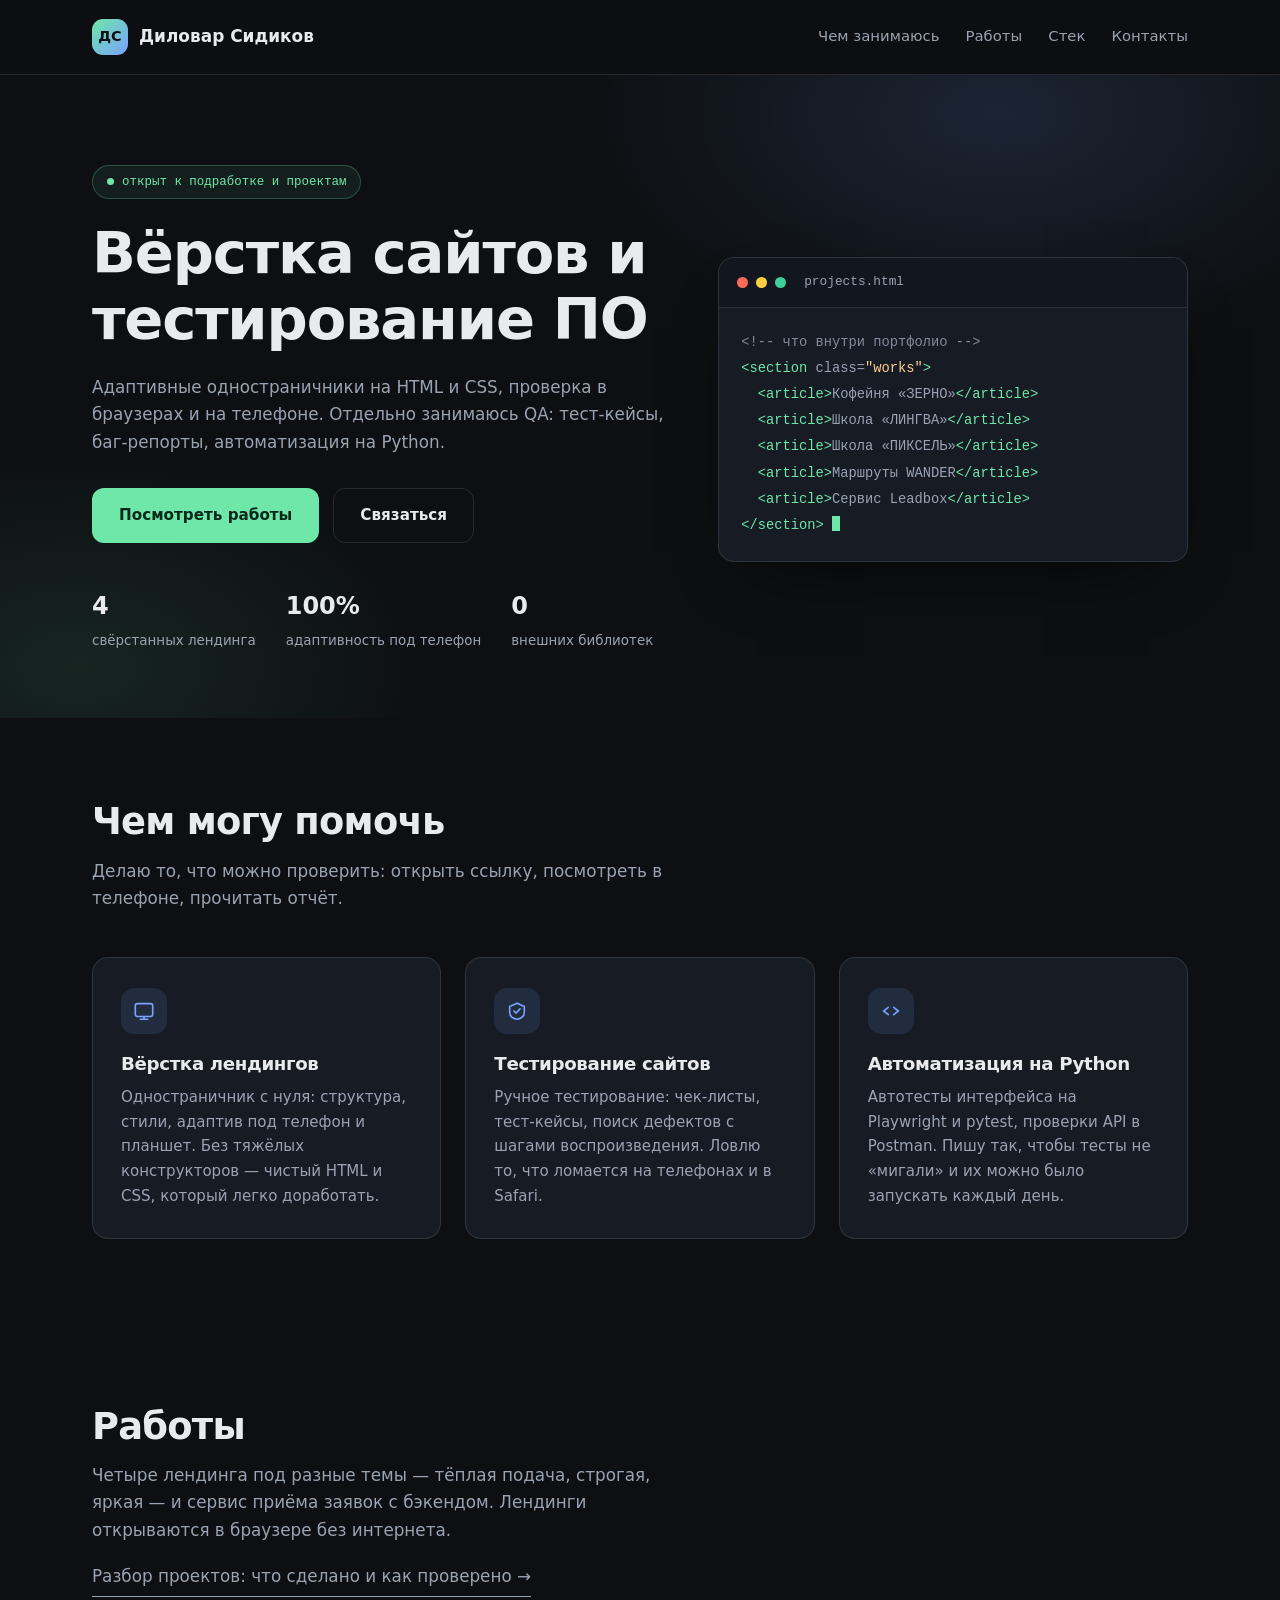
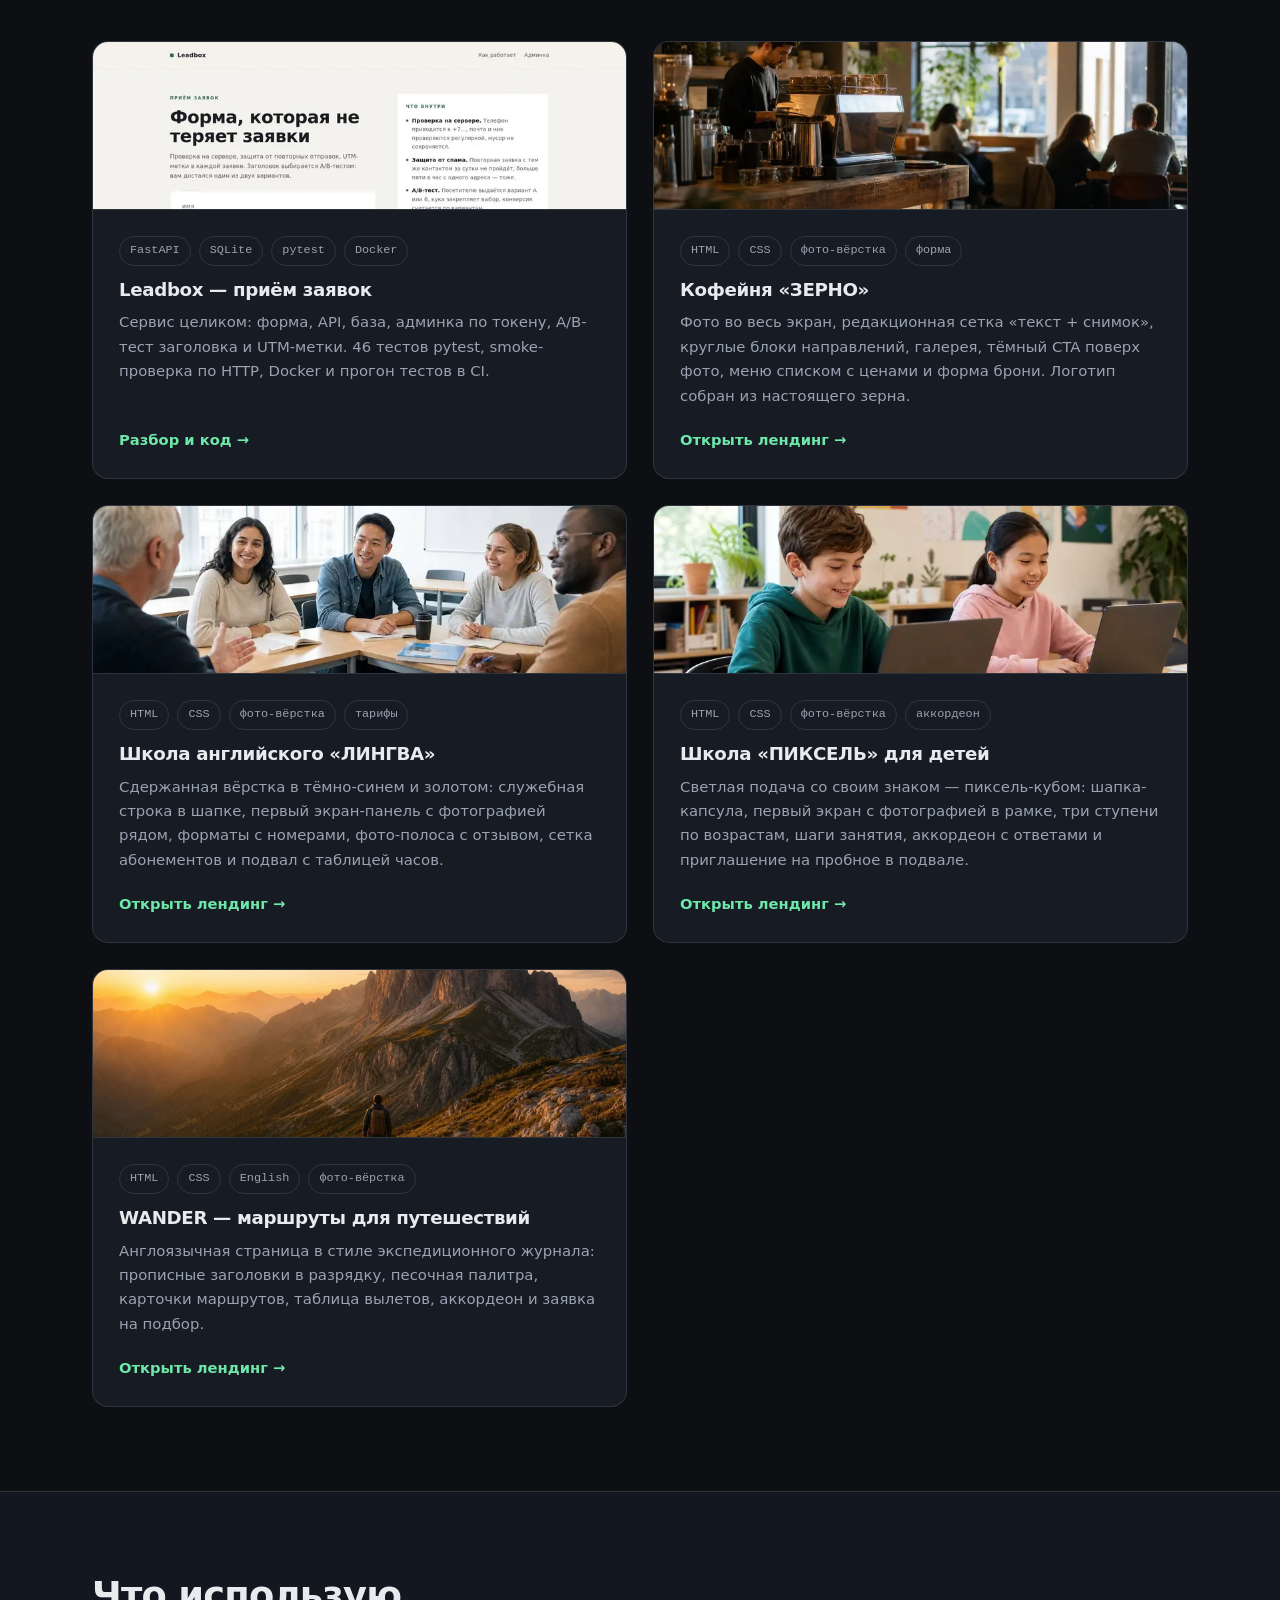
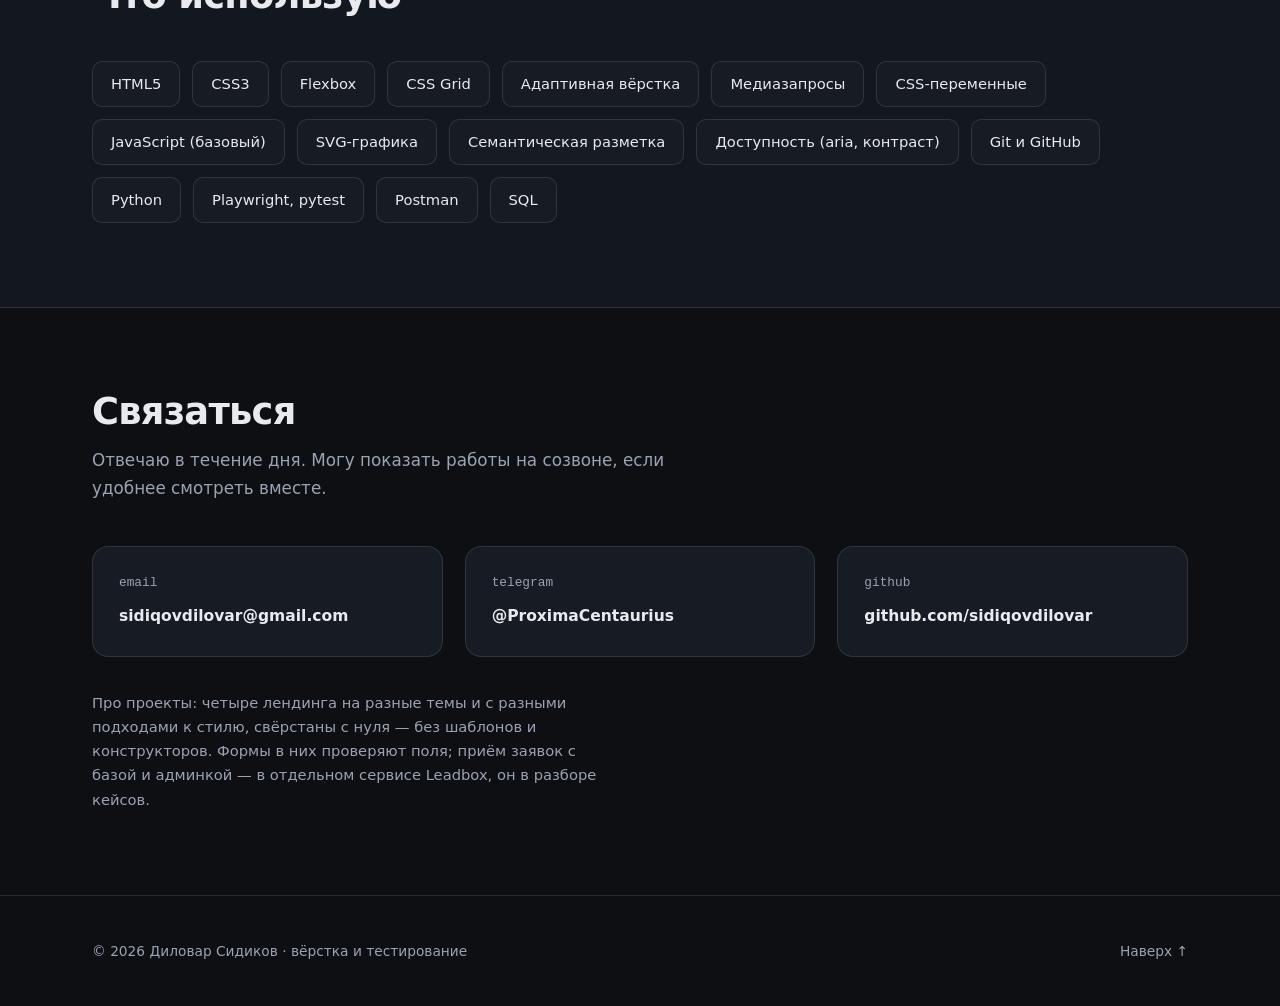
<file: index.html>
<!DOCTYPE html>
<html lang="ru">
<head>
<meta charset="utf-8">
<meta name="viewport" content="width=device-width, initial-scale=1">
<title>Диловар Сидиков — вёрстка сайтов и тестирование ПО</title>
<meta name="description" content="Портфолио: адаптивная вёрстка лендингов, сервис приёма заявок на FastAPI и автоматизированное тестирование.">
<meta property="og:type" content="website">
<meta property="og:title" content="Диловар Сидиков — вёрстка сайтов и тестирование ПО">
<meta property="og:description" content="Портфолио: адаптивная вёрстка лендингов, сервис приёма заявок на FastAPI и автоматизированное тестирование.">
<meta property="og:url" content="https://sidiqovdilovar.github.io/landings/index.html">
<meta property="og:image" content="https://sidiqovdilovar.github.io/landings/img/og/index.jpg">
<meta property="og:image:width" content="1200">
<meta property="og:image:height" content="630">
<meta property="og:locale" content="ru_RU">
<meta name="twitter:card" content="summary_large_image">
<meta name="twitter:image" content="https://sidiqovdilovar.github.io/landings/img/og/index.jpg">
<meta name="author" content="Диловар Сидиков">
<link rel="icon" href="data:image/svg+xml,%3Csvg%20xmlns='http://www.w3.org/2000/svg'%20viewBox='0%200%2032%2032'%3E%3Crect%20width='32'%20height='32'%20rx='8'%20fill='%230d0f12'/%3E%3Ctext%20x='16'%20y='23'%20font-family='Arial'%20font-size='15'%20font-weight='bold'%20fill='%236ee7a8'%20text-anchor='middle'%3EDS%3C/text%3E%3C/svg%3E">
<link rel="canonical" href="https://sidiqovdilovar.github.io/landings/index.html">
<style>
  :root{
    --bg:#0d0f12;
    --bg-2:#131720;
    --surface:#161b24;
    --ink:#e8eaed;
    --dim:#9aa3b2;
    --mint:#6ee7a8;
    --blue:#7aa2ff;
    --line:rgba(232,234,237,.12);
    --radius:16px;
  }
  *{box-sizing:border-box}
  html{scroll-behavior:smooth}
  body{
    margin:0;background:var(--bg);color:var(--ink);
    font-family:system-ui,-apple-system,"Segoe UI",Roboto,"Helvetica Neue",Arial,sans-serif;
    font-size:17px;line-height:1.64;-webkit-font-smoothing:antialiased;
  }
  h1,h2,h3{margin:0;line-height:1.15;letter-spacing:-.02em;font-weight:700}
  h1{font-size:clamp(2.1rem,5.2vw,3.6rem)}
  h2{font-size:clamp(1.6rem,3.2vw,2.3rem)}
  h3{font-size:1.14rem}
  p{margin:0}
  a{color:inherit;text-decoration:none}
  svg{display:block;max-width:100%}
  .wrap{width:100%;max-width:1140px;margin:0 auto;padding:0 22px}
  code,.mono{font-family:ui-monospace,SFMono-Regular,Menlo,Consolas,"Liberation Mono",monospace}
  .tag{
    display:inline-flex;align-items:center;gap:8px;font-family:ui-monospace,Menlo,Consolas,monospace;
    font-size:.78rem;color:var(--mint);background:rgba(110,231,168,.08);
    border:1px solid rgba(110,231,168,.25);border-radius:999px;padding:6px 14px;margin-bottom:22px;
  }
  .tag i{width:7px;height:7px;border-radius:50%;background:var(--mint);display:block}
  .lead{color:var(--dim);font-size:1.05rem;max-width:56ch}

  .btn{
    display:inline-flex;align-items:center;gap:10px;padding:14px 26px;border-radius:12px;
    border:1px solid transparent;font:inherit;font-weight:600;font-size:.95rem;cursor:pointer;
    transition:transform .18s ease,background .18s ease,border-color .18s ease,color .18s ease;
  }
  .btn--mint{background:var(--mint);color:#08281a}
  .btn--mint:hover{background:#8df0ba;transform:translateY(-2px)}
  .btn--ghost{border-color:var(--line);color:var(--ink)}
  .btn--ghost:hover{border-color:var(--mint);color:var(--mint);transform:translateY(-2px)}
  .btn:focus-visible{outline:3px solid var(--mint);outline-offset:3px}

  /* header */
  .header{position:sticky;top:0;z-index:50;background:rgba(13,15,18,.85);backdrop-filter:blur(12px);border-bottom:1px solid var(--line)}
  .header__in{display:flex;align-items:center;gap:30px;min-height:74px}
  .logo{display:flex;align-items:center;gap:11px;font-weight:700;font-size:1.06rem}
  .logo__mark{
    width:36px;height:36px;border-radius:11px;background:linear-gradient(135deg,var(--mint),var(--blue));
    color:#0d0f12;display:grid;place-content:center;font-weight:800;font-size:.9rem;
  }
  .nav{display:flex;gap:26px;margin-left:auto;font-size:.93rem;color:var(--dim)}
  .nav a{padding:6px 0;border-bottom:1px solid transparent}
  .nav a:hover{color:var(--ink);border-color:var(--mint)}
  .burger{display:none;width:42px;height:42px;border:1px solid var(--line);border-radius:11px;background:transparent;cursor:pointer;position:relative}
  .burger span{position:absolute;left:11px;right:11px;height:1.6px;background:var(--ink);transition:transform .25s}
  .burger span:nth-child(1){top:16px}
  .burger span:nth-child(2){top:24px}
  .burger[aria-expanded="true"] span:nth-child(1){transform:translateY(4px) rotate(45deg)}
  .burger[aria-expanded="true"] span:nth-child(2){transform:translateY(-4px) rotate(-45deg)}

  /* hero */
  .hero{padding:clamp(52px,7vw,100px) 0 clamp(40px,5vw,72px);position:relative;overflow:hidden}
  .hero::before{
    content:"";position:absolute;inset:0;pointer-events:none;
    background:
      radial-gradient(600px 340px at 78% 6%,rgba(122,162,255,.14),transparent 70%),
      radial-gradient(520px 320px at 6% 92%,rgba(110,231,168,.1),transparent 70%);
  }
  .hero__in{position:relative;display:grid;grid-template-columns:1.1fr .9fr;gap:52px;align-items:center}
  .hero .lead{margin-top:20px}
  .hero__cta{display:flex;flex-wrap:wrap;gap:14px;margin-top:32px}
  .hero__facts{display:flex;flex-wrap:wrap;gap:30px;margin-top:44px}
  .hero__facts b{display:block;font-size:1.5rem;font-weight:700}
  .hero__facts span{font-size:.84rem;color:var(--dim)}

  .term{
    background:var(--surface);border:1px solid var(--line);border-radius:var(--radius);
    overflow:hidden;box-shadow:0 30px 70px -40px rgba(0,0,0,.9);
  }
  .term__bar{display:flex;align-items:center;gap:8px;padding:14px 18px;border-bottom:1px solid var(--line);background:#12161e}
  .term__bar i{width:11px;height:11px;border-radius:50%;background:#2c3340}
  .term__bar i:nth-child(1){background:#ff6b57}
  .term__bar i:nth-child(2){background:#ffcf3f}
  .term__bar i:nth-child(3){background:#3ecf9a}
  .term__bar span{margin-left:10px;font-size:.8rem;color:var(--dim);font-family:ui-monospace,Menlo,Consolas,monospace}
  .term__body{padding:22px;font-family:ui-monospace,Menlo,Consolas,monospace;font-size:.86rem;line-height:1.9}
  .term__body p{color:var(--dim);white-space:nowrap;overflow:hidden;text-overflow:ellipsis}
  .term__body .k{color:var(--mint)}
  .term__body .s{color:#ffcf8b}
  .term__body .c{color:#828b99}
  .cursor{display:inline-block;width:8px;height:15px;background:var(--mint);vertical-align:-2px;animation:blink 1.1s steps(1) infinite}
  @keyframes blink{50%{opacity:0}}

  section{padding:clamp(48px,6.5vw,88px) 0}
  .sec-head{max-width:680px;margin-bottom:44px}

  /* что делаю */
  .grid-3{display:grid;grid-template-columns:repeat(3,1fr);gap:24px}
  .card{
    background:var(--surface);border:1px solid var(--line);border-radius:var(--radius);padding:30px 28px;
    transition:transform .22s ease,border-color .22s ease;
  }
  .card:hover{transform:translateY(-4px);border-color:rgba(110,231,168,.4)}
  .card__icon{width:46px;height:46px;border-radius:13px;background:rgba(122,162,255,.12);display:grid;place-content:center;margin-bottom:20px}
  .card h3{margin-bottom:10px}
  .card p{color:var(--dim);font-size:.94rem}

  /* работы */
  .works{display:grid;grid-template-columns:1fr 1fr;gap:26px}
  .work{
    background:var(--surface);border:1px solid var(--line);border-radius:var(--radius);overflow:hidden;
    display:flex;flex-direction:column;transition:transform .22s ease,border-color .22s ease,box-shadow .22s ease;
  }
  .work:hover{transform:translateY(-5px);border-color:rgba(110,231,168,.45);box-shadow:0 30px 60px -40px rgba(110,231,168,.35)}
  .work__preview{height:168px;border-bottom:1px solid var(--line);position:relative;overflow:hidden}
  .work__preview svg{position:absolute;inset:0;width:100%;height:100%}
  .work__body{padding:26px;display:flex;flex-direction:column;flex:1}
  .work__tags{display:flex;flex-wrap:wrap;gap:8px;margin-bottom:14px}
  .work__tags span{
    font-size:.74rem;font-family:ui-monospace,Menlo,Consolas,monospace;color:var(--dim);
    border:1px solid var(--line);border-radius:999px;padding:4px 10px;
  }
  .work h3{margin-bottom:10px}
  .work p{color:var(--dim);font-size:.93rem;flex:1}
  .work__link{
    display:inline-flex;align-items:center;gap:9px;margin-top:20px;font-size:.92rem;font-weight:600;color:var(--mint);
  }
  .work__link:hover{gap:13px;transition:gap .2s}

  /* стек */
  .stack{background:var(--bg-2);border-top:1px solid var(--line);border-bottom:1px solid var(--line)}
  .chips{display:flex;flex-wrap:wrap;gap:12px}
  .chips span{
    background:var(--surface);border:1px solid var(--line);border-radius:10px;padding:10px 18px;
    font-size:.92rem;transition:border-color .2s,color .2s;
  }
  .chips span:hover{border-color:var(--mint);color:var(--mint)}

  /* контакты */
  .contacts{display:grid;grid-template-columns:repeat(3,1fr);gap:22px}
  .contact{
    background:var(--surface);border:1px solid var(--line);border-radius:var(--radius);padding:26px;
    transition:transform .2s ease,border-color .2s ease;
  }
  .contact:hover{transform:translateY(-4px);border-color:rgba(122,162,255,.5)}
  .contact span{display:block;font-size:.8rem;color:var(--dim);margin-bottom:8px;font-family:ui-monospace,Menlo,Consolas,monospace}
  .contact b{font-weight:600;font-size:.97rem;word-break:break-word}

  footer.footer{border-top:1px solid var(--line);padding:40px 0;color:var(--dim);font-size:.86rem}
  .footer__in{display:flex;flex-wrap:wrap;gap:16px;justify-content:space-between;align-items:center}
  .footer a:hover{color:var(--mint)}

  .reveal{opacity:0;transform:translateY(18px);transition:opacity .6s ease,transform .6s ease}
  .reveal.in{opacity:1;transform:none}

  @media (max-width:980px){
    .hero__in{grid-template-columns:1fr;gap:40px}
    .grid-3{grid-template-columns:1fr}
    .works,.contacts{grid-template-columns:1fr}
    .term{order:-1}
  }
  @media (max-width:740px){
    .nav{position:absolute;left:0;right:0;top:100%;flex-direction:column;gap:0;margin:0;background:var(--bg);border-bottom:1px solid var(--line);max-height:0;overflow:hidden;transition:max-height .3s}
    .nav.is-open{max-height:300px}
    .nav a{padding:15px 22px;border-bottom:1px solid var(--line)}
    .burger{display:block;margin-left:auto}
  }

    /* цель нажатия в подвале — не меньше 24 px по высоте (WCAG 2.2 AA) на любом указателе */
  footer a{display:inline-block;padding-top:4px;padding-bottom:4px}
@media (max-width:760px){
    .label{font-size:.74rem}
    .hero__marks span,.numbers span,.format__meta,.price-note,.gallery figcaption,.foot__cap,
    .faculty li div > span,.quote-band footer,.cta__side dt,.top__utilin,.trip__meta span,
    .format__tag,.price__tag,.filters span{font-size:.72rem}
    footer a,.work__link,.sections a{display:inline-block;padding-top:9px;padding-bottom:9px}
    label{font-size:.78rem}
    .level b,.hero__barin span,.values span,.stats span,.trip__meta span,.level__code + b{font-size:.72rem}
    .top .nav a{display:block;padding-top:15px;padding-bottom:15px}

    .brand{padding-top:6px;padding-bottom:6px}
  }

  /* «к содержанию»: видно только при навигации с клавиатуры */
  .skip{position:fixed;left:16px;top:16px;z-index:999;padding:12px 18px;border-radius:2px;
    background:var(--mint);color:#0d0f12;font-size:.92rem;font-weight:600;text-decoration:none;
    transform:translateY(-280%);transition:transform .2s ease}
  .skip:focus{transform:none}

  @media (prefers-reduced-motion:reduce){
    html{scroll-behavior:auto}
    .reveal{opacity:1;transform:none;transition:none}
    .cursor{animation:none}
    .btn:hover,.btn--mint:hover{transform:none}
    .work:hover{transform:none}
      /* при «меньше движения» гасим не только входные анимации, но и переходы при наведении */
    *,*::before,*::after{animation-duration:.01ms!important;animation-iteration-count:1!important;transition-duration:.01ms!important;scroll-behavior:auto!important}
  }
  picture{display:contents}

@media print{
    .skip{display:none!important}
    .term{display:none!important}
  }
  </style>
<noscript><style>.reveal{opacity:1!important;transform:none!important}</style></noscript>
</head>
<body>
<a class="skip" href="#top">Перейти к содержанию</a>

<header class="header">
  <div class="wrap header__in">
    <a class="logo" href="#top"><span class="logo__mark">ДС</span>Диловар Сидиков</a>
    <nav class="nav" id="nav">
      <a href="#what">Чем занимаюсь</a>
      <a href="#works">Работы</a>
      <a href="#stack">Стек</a>
      <a href="#contacts">Контакты</a>
    </nav>
    <button class="burger" id="burger" aria-label="Открыть меню" aria-expanded="false" aria-controls="nav" type="button">
      <span></span><span></span>
    </button>
  </div>
</header>

<main id="top" tabindex="-1">

  <!-- Первый экран -->
  <section class="hero">
    <div class="wrap hero__in">
      <div>
        <span class="tag"><i></i>открыт к подработке и проектам</span>
        <h1>Вёрстка сайтов и тестирование ПО</h1>
        <p class="lead">Адаптивные одностраничники на HTML и CSS, проверка в браузерах и на телефоне. Отдельно занимаюсь QA: тест-кейсы, баг-репорты, автоматизация на Python.</p>
        <div class="hero__cta">
          <a class="btn btn--mint" href="#works">Посмотреть работы</a>
          <a class="btn btn--ghost" href="#contacts">Связаться</a>
        </div>
        <div class="hero__facts">
          <div><b>4</b><span>свёрстанных лендинга</span></div>
          <div><b>100%</b><span>адаптивность под телефон</span></div>
          <div><b>0</b><span>внешних библиотек</span></div>
        </div>
      </div>

      <div class="term reveal" aria-hidden="true">
        <div class="term__bar"><i></i><i></i><i></i><span>projects.html</span></div>
        <div class="term__body">
          <p><span class="c">&lt;!-- что внутри портфолио --&gt;</span></p>
          <p><span class="k">&lt;section</span> class=<span class="s">"works"</span><span class="k">&gt;</span></p>
          <p>&nbsp;&nbsp;<span class="k">&lt;article&gt;</span>Кофейня «ЗЕРНО»<span class="k">&lt;/article&gt;</span></p>
          <p>&nbsp;&nbsp;<span class="k">&lt;article&gt;</span>Школа «ЛИНГВА»<span class="k">&lt;/article&gt;</span></p>
          <p>&nbsp;&nbsp;<span class="k">&lt;article&gt;</span>Школа «ПИКСЕЛЬ»<span class="k">&lt;/article&gt;</span></p>
          <p>&nbsp;&nbsp;<span class="k">&lt;article&gt;</span>Маршруты WANDER<span class="k">&lt;/article&gt;</span></p>
          <p>&nbsp;&nbsp;<span class="k">&lt;article&gt;</span>Сервис Leadbox<span class="k">&lt;/article&gt;</span></p>
          <p><span class="k">&lt;/section&gt;</span> <span class="cursor"></span></p>
        </div>
      </div>
    </div>
  </section>

  <!-- Чем занимаюсь -->
  <section id="what">
    <div class="wrap">
      <div class="sec-head reveal">
        <h2>Чем могу помочь</h2>
        <p class="lead" style="margin-top:14px">Делаю то, что можно проверить: открыть ссылку, посмотреть в телефоне, прочитать отчёт.</p>
      </div>

      <div class="grid-3">
        <article class="card reveal">
          <div class="card__icon">
            <svg width="22" height="22" viewBox="0 0 24 24" fill="none" stroke="#7aa2ff" stroke-width="1.8" stroke-linecap="round"><rect x="2.5" y="4" width="19" height="14" rx="2.5"/><path d="M8 21h8M12 18v3"/></svg>
          </div>
          <h3>Вёрстка лендингов</h3>
          <p>Одностраничник с нуля: структура, стили, адаптив под телефон и планшет. Без тяжёлых конструкторов — чистый HTML и CSS, который легко доработать.</p>
        </article>

        <article class="card reveal">
          <div class="card__icon">
            <svg width="22" height="22" viewBox="0 0 24 24" fill="none" stroke="#7aa2ff" stroke-width="1.8" stroke-linecap="round"><path d="M12 3.5 4 7v6c0 4.4 3.4 7.2 8 8 4.6-.8 8-3.6 8-8V7z"/><path d="m8.7 12 2.3 2.3 4.3-4.6"/></svg>
          </div>
          <h3>Тестирование сайтов</h3>
          <p>Ручное тестирование: чек-листы, тест-кейсы, поиск дефектов с шагами воспроизведения. Ловлю то, что ломается на телефонах и в Safari.</p>
        </article>

        <article class="card reveal">
          <div class="card__icon">
            <svg width="22" height="22" viewBox="0 0 24 24" fill="none" stroke="#7aa2ff" stroke-width="1.8" stroke-linecap="round"><path d="m9 8-5 4 5 4M15 8l5 4-5 4"/></svg>
          </div>
          <h3>Автоматизация на Python</h3>
          <p>Автотесты интерфейса на Playwright и pytest, проверки API в Postman. Пишу так, чтобы тесты не «мигали» и их можно было запускать каждый день.</p>
        </article>
      </div>
    </div>
  </section>

  <!-- Работы -->
  <section id="works">
    <div class="wrap">
      <div class="sec-head reveal">
        <h2>Работы</h2>
        <p class="lead" style="margin-top:14px">Четыре лендинга под разные темы — тёплая подача, строгая, яркая — и сервис приёма заявок с бэкендом. Лендинги открываются в браузере без интернета.</p>
        <p class="lead" style="margin-top:12px"><a href="showcase.html" style="display:inline-block;padding-top:6px;padding-bottom:6px;border-bottom:1px solid currentColor;text-decoration:none">Разбор проектов: что сделано и как проверено →</a></p>
      </div>

      <div class="works">
        <article class="work reveal">
          <div class="work__preview">
            <picture><source srcset="img/leadbox-wide-480.webp 480w, img/leadbox-wide-800.webp 800w, img/leadbox-wide-1200.webp 1200w, img/leadbox-wide.webp 1536w" sizes="(max-width:620px) 90vw, (max-width:900px) 95vw, (max-width:1100px) 50vw, 40vw" type="image/webp"><img fetchpriority="high" decoding="async" src="img/leadbox-wide.jpg" alt="Leadbox — форма заявки с проверкой полей" loading="lazy" style="width:100%;height:100%;object-fit:cover" width="1536" height="483"></picture>
          </div>
          <div class="work__body">
            <div class="work__tags"><span>FastAPI</span><span>SQLite</span><span>pytest</span><span>Docker</span></div>
            <h3>Leadbox — приём заявок</h3>
            <p>Сервис целиком: форма, API, база, админка по токену, A/B-тест заголовка и UTM-метки. 46 тестов pytest, smoke-проверка по HTTP, Docker и прогон тестов в CI.</p>
            <a class="work__link" href="showcase.html#leadbox">Разбор и код →</a>
          </div>
        </article>

        <article class="work reveal">
          <div class="work__preview">
            <picture><source srcset="img/coffee-hero-480.webp 480w, img/coffee-hero-800.webp 800w, img/coffee-hero-1200.webp 1200w, img/coffee-hero.webp 1536w" sizes="100vw" type="image/webp"><img decoding="async" src="img/coffee-hero.jpg" alt="Кофейня «ЗЕРНО» — первый экран с фотографией" loading="lazy" style="width:100%;height:100%;object-fit:cover" width="1536" height="1024"></picture>
          </div>
          <div class="work__body">
            <div class="work__tags"><span>HTML</span><span>CSS</span><span>фото-вёрстка</span><span>форма</span></div>
            <h3>Кофейня «ЗЕРНО»</h3>
            <p>Фото во весь экран, редакционная сетка «текст + снимок», круглые блоки направлений, галерея, тёмный CTA поверх фото, меню списком с ценами и форма брони. Логотип собран из настоящего зерна.</p>
            <a class="work__link" href="zerno-coffee.html">Открыть лендинг →</a>
          </div>
        </article>

        <article class="work reveal">
          <div class="work__preview">
            <picture><source srcset="img/lingua-hero-480.webp 480w, img/lingua-hero-800.webp 800w, img/lingua-hero-1200.webp 1200w, img/lingua-hero.webp 1536w" sizes="(max-width:620px) 100vw, 50vw" type="image/webp"><img decoding="async" src="img/lingua-hero.jpg" alt="Школа английского «ЛИНГВА» — первый экран с фотографией" loading="lazy" style="width:100%;height:100%;object-fit:cover" width="1536" height="1024"></picture>
          </div>
          <div class="work__body">
            <div class="work__tags"><span>HTML</span><span>CSS</span><span>фото-вёрстка</span><span>тарифы</span></div>
            <h3>Школа английского «ЛИНГВА»</h3>
            <p>Сдержанная вёрстка в тёмно-синем и золотом: служебная строка в шапке, первый экран-панель с фотографией рядом, форматы с номерами, фото-полоса с отзывом, сетка абонементов и подвал с таблицей часов.</p>
            <a class="work__link" href="lingua-school.html">Открыть лендинг →</a>
          </div>
        </article>

        <article class="work reveal">
          <div class="work__preview">
            <picture><source srcset="img/kids-hero-480.webp 480w, img/kids-hero-800.webp 800w, img/kids-hero-1200.webp 1200w, img/kids-hero.webp 1536w" sizes="(max-width:620px) 90vw, (max-width:900px) 95vw, (max-width:1100px) 50vw, 40vw" type="image/webp"><img decoding="async" src="img/kids-hero.jpg" alt="Школа «ПИКСЕЛЬ» — дети занимаются в классе" loading="lazy" style="width:100%;height:100%;object-fit:cover" width="1536" height="1024"></picture>
          </div>
          <div class="work__body">
            <div class="work__tags"><span>HTML</span><span>CSS</span><span>фото-вёрстка</span><span>аккордеон</span></div>
            <h3>Школа «ПИКСЕЛЬ» для детей</h3>
            <p>Светлая подача со своим знаком — пиксель-кубом: шапка-капсула, первый экран с фотографией в рамке, три ступени по возрастам, шаги занятия, аккордеон с ответами и приглашение на пробное в подвале.</p>
            <a class="work__link" href="pixel-kids.html">Открыть лендинг →</a>
          </div>
        </article>

        <article class="work reveal">
          <div class="work__preview">
            <picture><source srcset="img/wander-hero-480.webp 480w, img/wander-hero-800.webp 800w, img/wander-hero-1200.webp 1200w, img/wander-hero.webp 1536w" sizes="100vw" type="image/webp"><img decoding="async" src="img/wander-hero.jpg" alt="WANDER — путешественник на горной тропе" loading="lazy" style="width:100%;height:100%;object-fit:cover" width="1536" height="1024"></picture>
          </div>
          <div class="work__body">
            <div class="work__tags"><span>HTML</span><span>CSS</span><span>English</span><span>фото-вёрстка</span></div>
            <h3>WANDER — маршруты для путешествий</h3>
            <p>Англоязычная страница в стиле экспедиционного журнала: прописные заголовки в разрядку, песочная палитра, карточки маршрутов, таблица вылетов, аккордеон и заявка на подбор.</p>
            <a class="work__link" href="wander-travel.html">Открыть лендинг →</a>
          </div>
        </article>

      </div>
    </div>
  </section>

  <!-- Стек -->
  <section class="stack" id="stack">
    <div class="wrap">
      <div class="sec-head reveal">
        <h2>Что использую</h2>
      </div>
      <div class="chips reveal">
        <span>HTML5</span>
        <span>CSS3</span>
        <span>Flexbox</span>
        <span>CSS Grid</span>
        <span>Адаптивная вёрстка</span>
        <span>Медиазапросы</span>
        <span>CSS-переменные</span>
        <span>JavaScript (базовый)</span>
        <span>SVG-графика</span>
        <span>Семантическая разметка</span>
        <span>Доступность (aria, контраст)</span>
        <span>Git и GitHub</span>
        <span>Python</span>
        <span>Playwright, pytest</span>
        <span>Postman</span>
        <span>SQL</span>
      </div>
    </div>
  </section>

  <!-- Контакты -->
  <section id="contacts">
    <div class="wrap">
      <div class="sec-head reveal">
        <h2>Связаться</h2>
        <p class="lead" style="margin-top:14px">Отвечаю в течение дня. Могу показать работы на созвоне, если удобнее смотреть вместе.</p>
      </div>
      <div class="contacts">
        <a class="contact reveal" href="mailto:sidiqovdilovar@gmail.com">
          <span>email</span>
          <b>sidiqovdilovar@gmail.com</b>
        </a>
        <a class="contact reveal" href="https://t.me/ProximaCentaurius" rel="noopener">
          <span>telegram</span>
          <b>@ProximaCentaurius</b>
        </a>
        <a class="contact reveal" href="https://github.com/sidiqovdilovar/qa-portfolio" rel="noopener">
          <span>github</span>
          <b>github.com/sidiqovdilovar</b>
        </a>
      </div>

      <p class="lead" style="margin-top:34px;font-size:.92rem">
        Про проекты: четыре лендинга на разные темы и с разными подходами к стилю, свёрстаны с нуля — без шаблонов и конструкторов.
        Формы в них проверяют поля; приём заявок с базой и админкой — в отдельном сервисе Leadbox, он в разборе кейсов.
      </p>
    </div>
  </section>

</main>

<footer class="footer">
  <div class="wrap footer__in">
    <span>© <span id="year"></span> Диловар Сидиков · вёрстка и тестирование</span>
    <a href="#top">Наверх ↑</a>
  </div>
</footer>

<script>
  var burger = document.getElementById('burger');
  var nav = document.getElementById('nav');
  burger.addEventListener('click', function () {
    var open = nav.classList.toggle('is-open');
    burger.setAttribute('aria-expanded', open);
  });
  nav.addEventListener('click', function (e) {
    if (e.target.tagName === 'A') {
      nav.classList.remove('is-open');
      burger.setAttribute('aria-expanded', 'false');
    }
  });

  var items = document.querySelectorAll('.reveal');
  if ('IntersectionObserver' in window) {
    var io = new IntersectionObserver(function (entries) {
      entries.forEach(function (entry) {
        if (entry.isIntersecting) {
          entry.target.classList.add('in');
          io.unobserve(entry.target);
        }
      });
    }, { threshold: 0.14 });
    items.forEach(function (el) { io.observe(el); });
  } else {
    items.forEach(function (el) { el.classList.add('in'); });
  }

  document.getElementById('year').textContent = new Date().getFullYear();
</script>

</body>
</html>
</file>
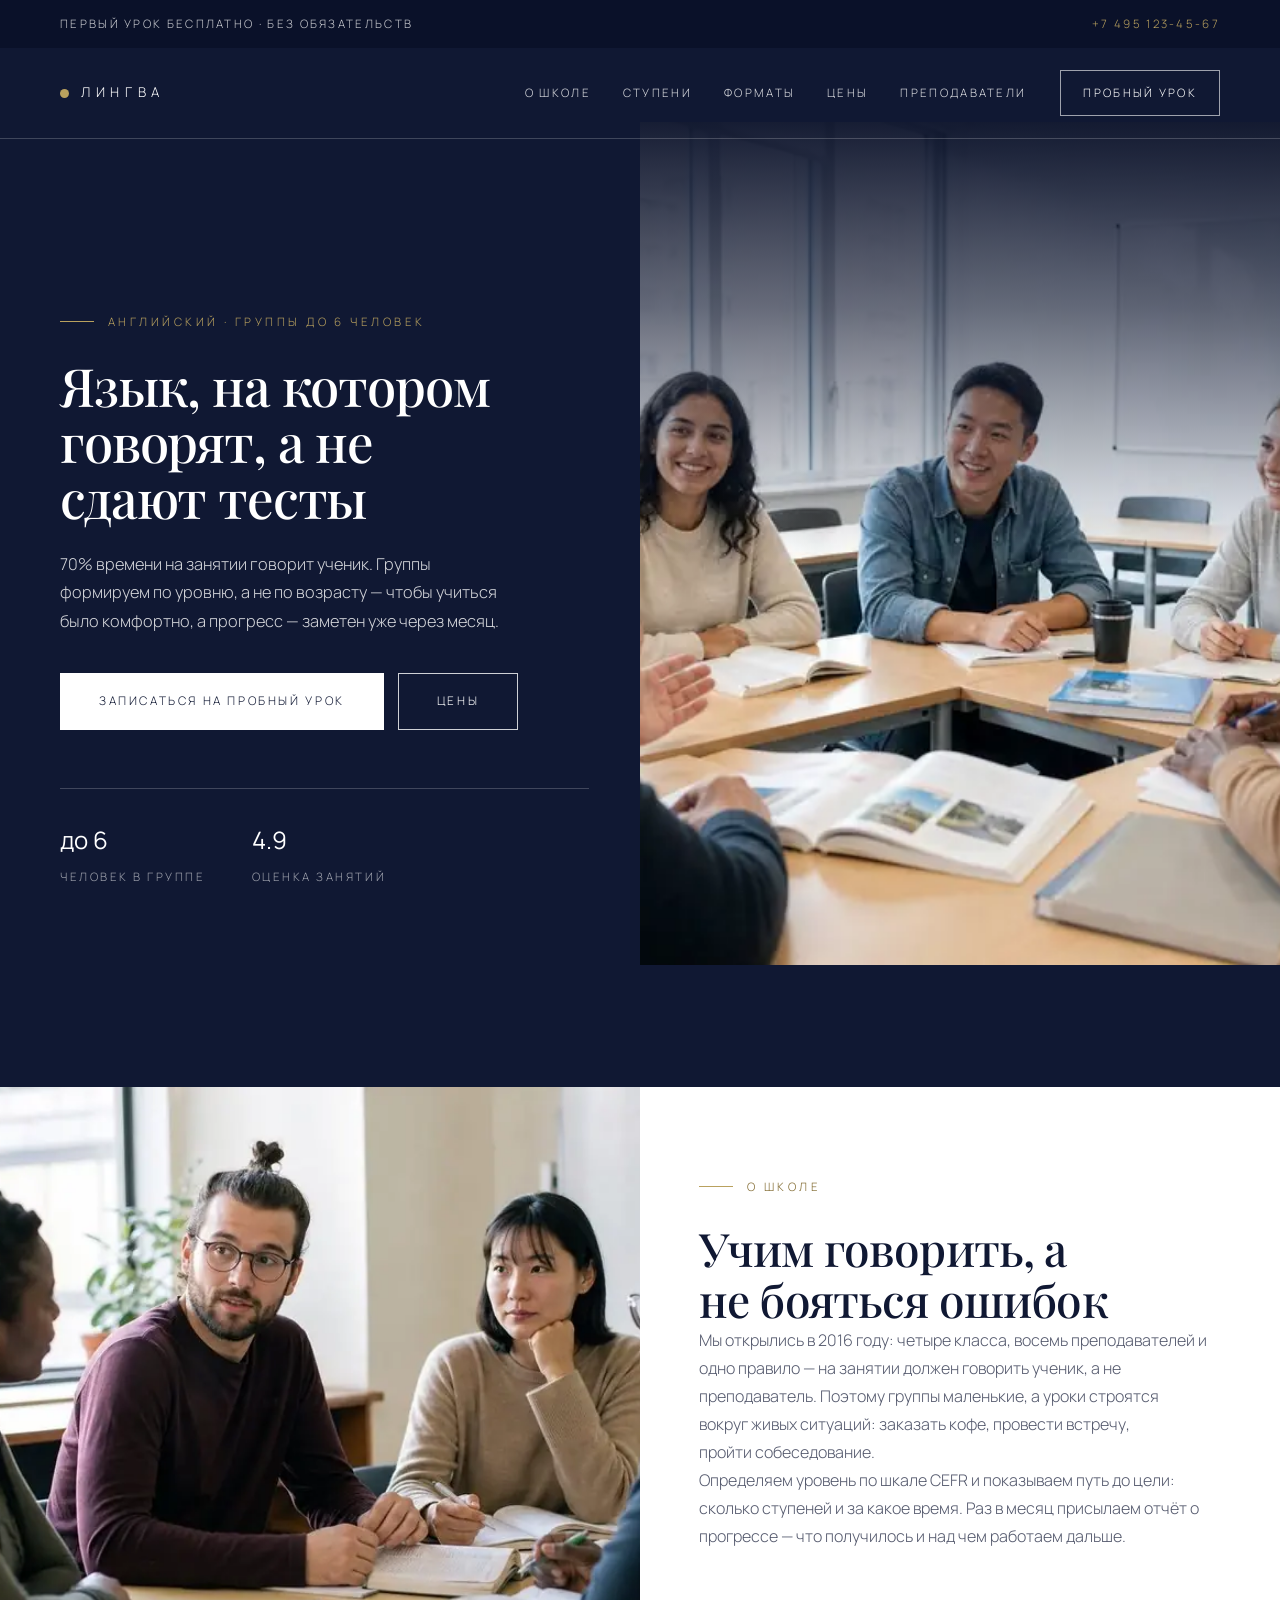
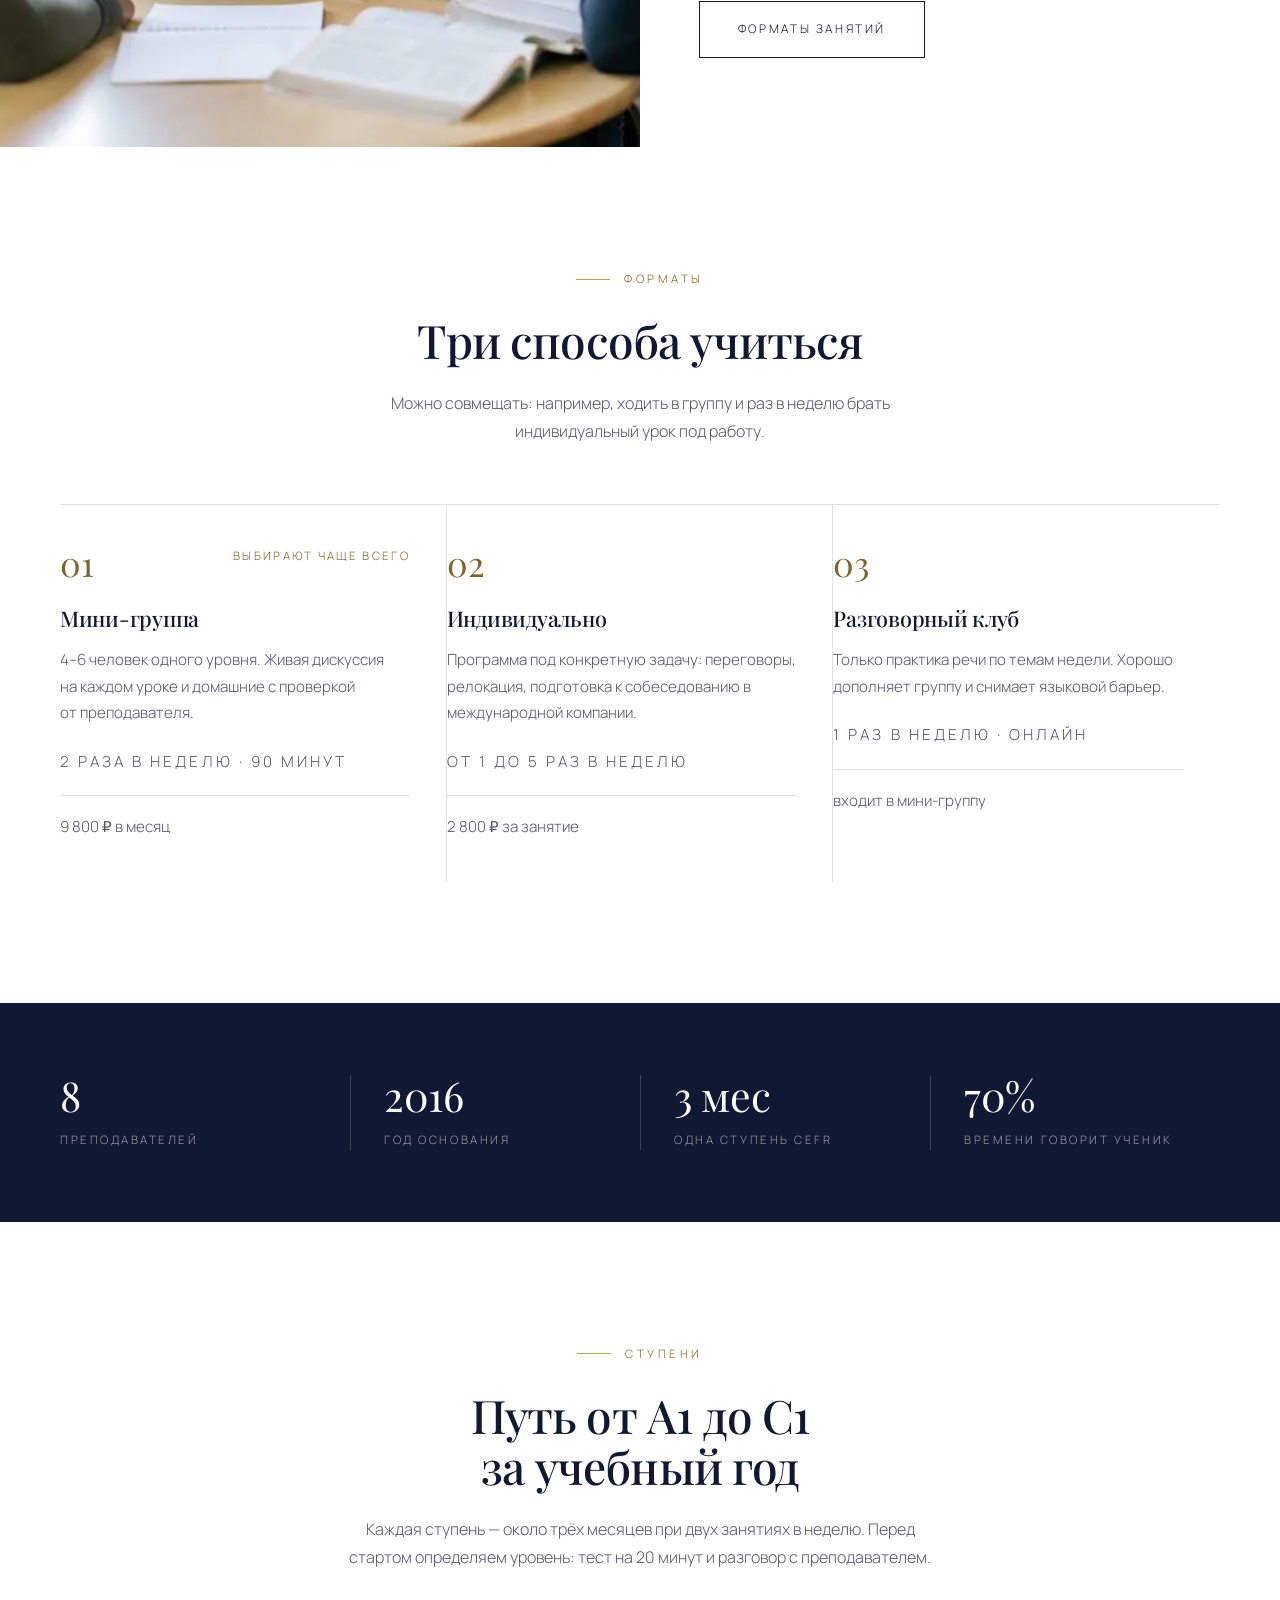
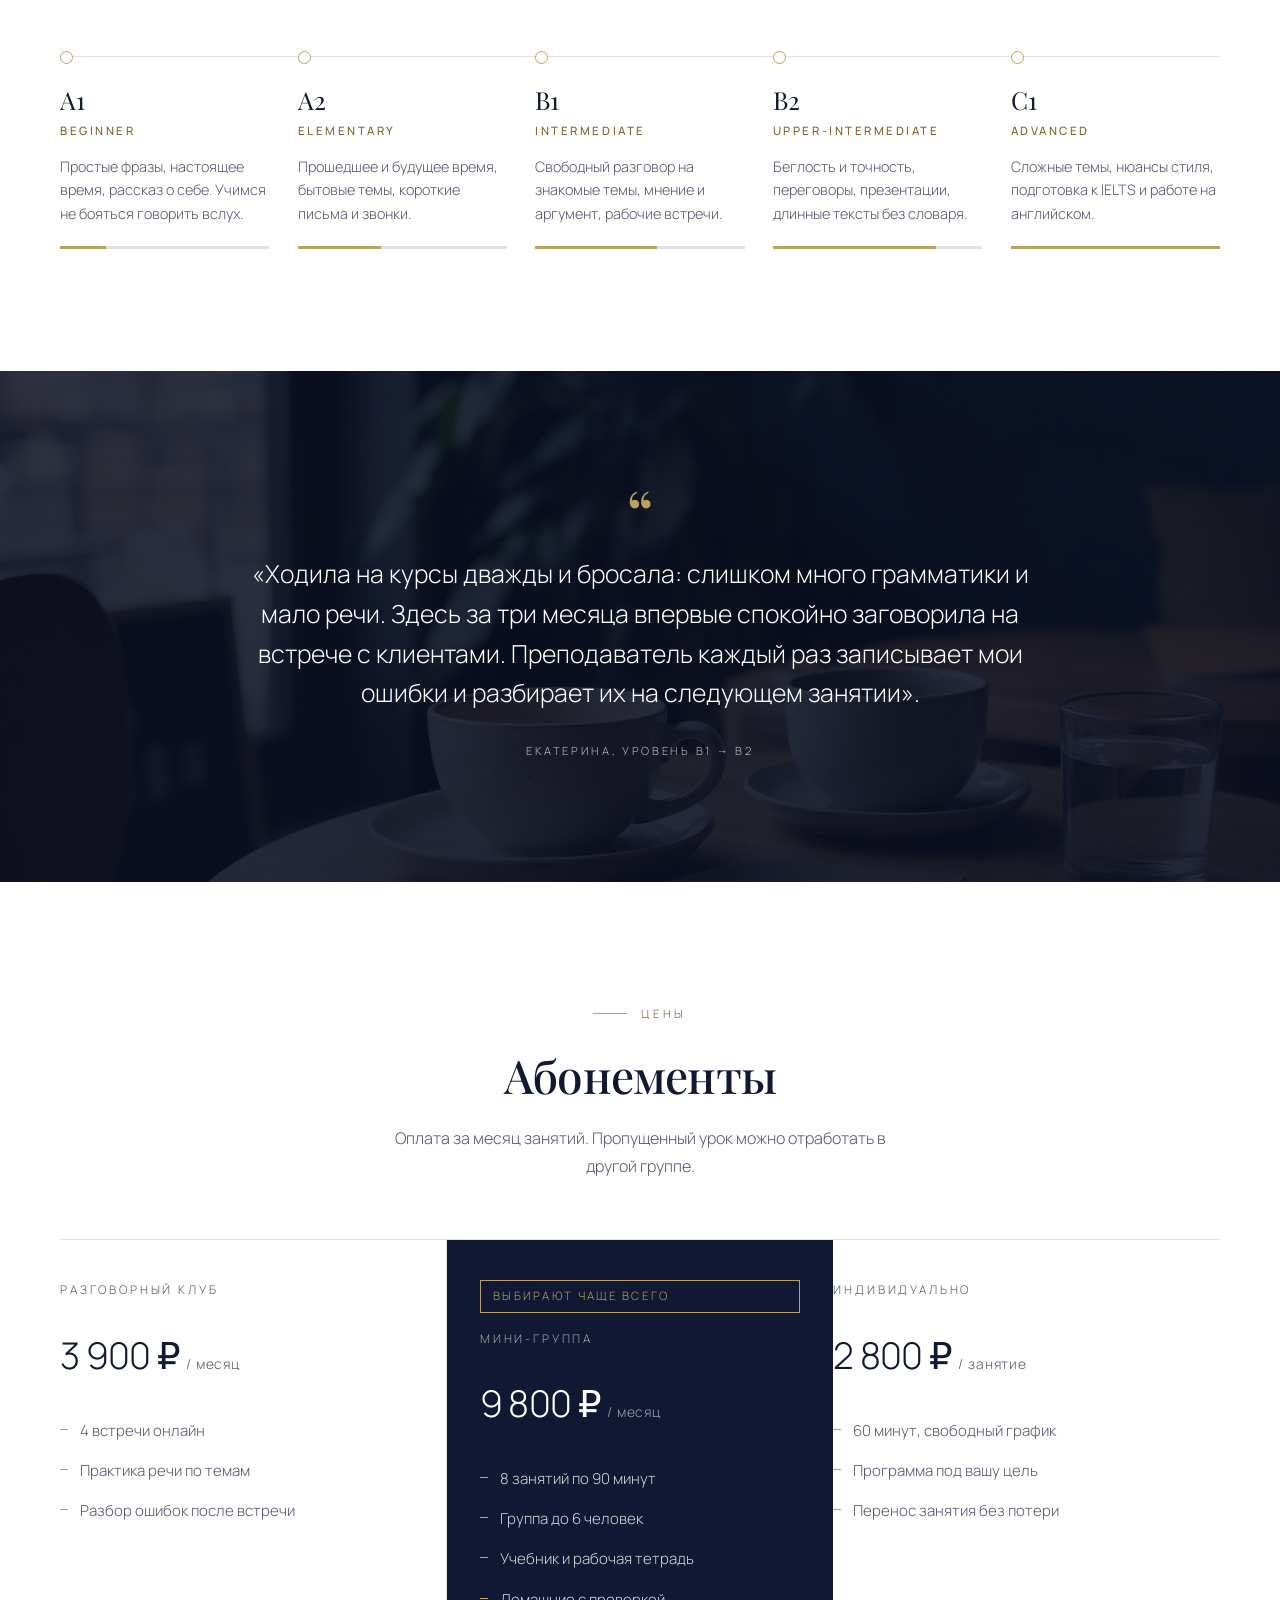
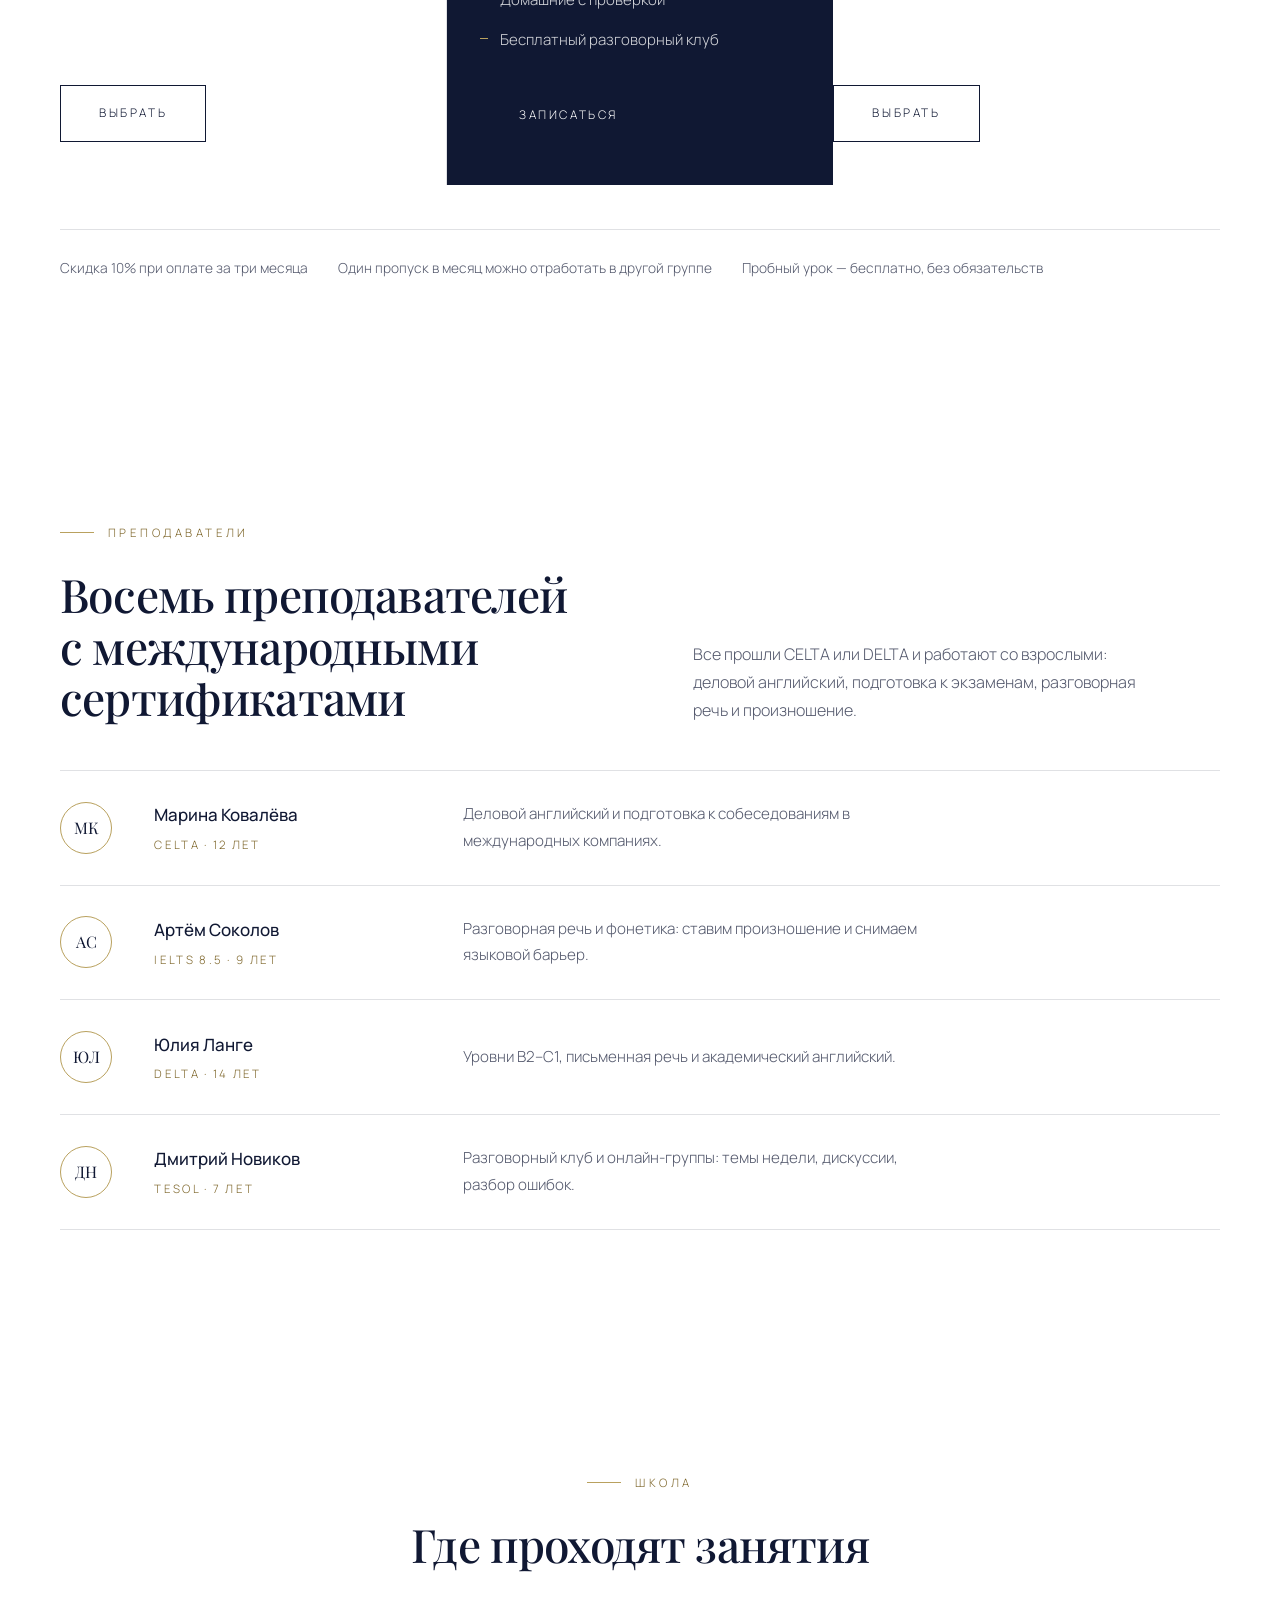
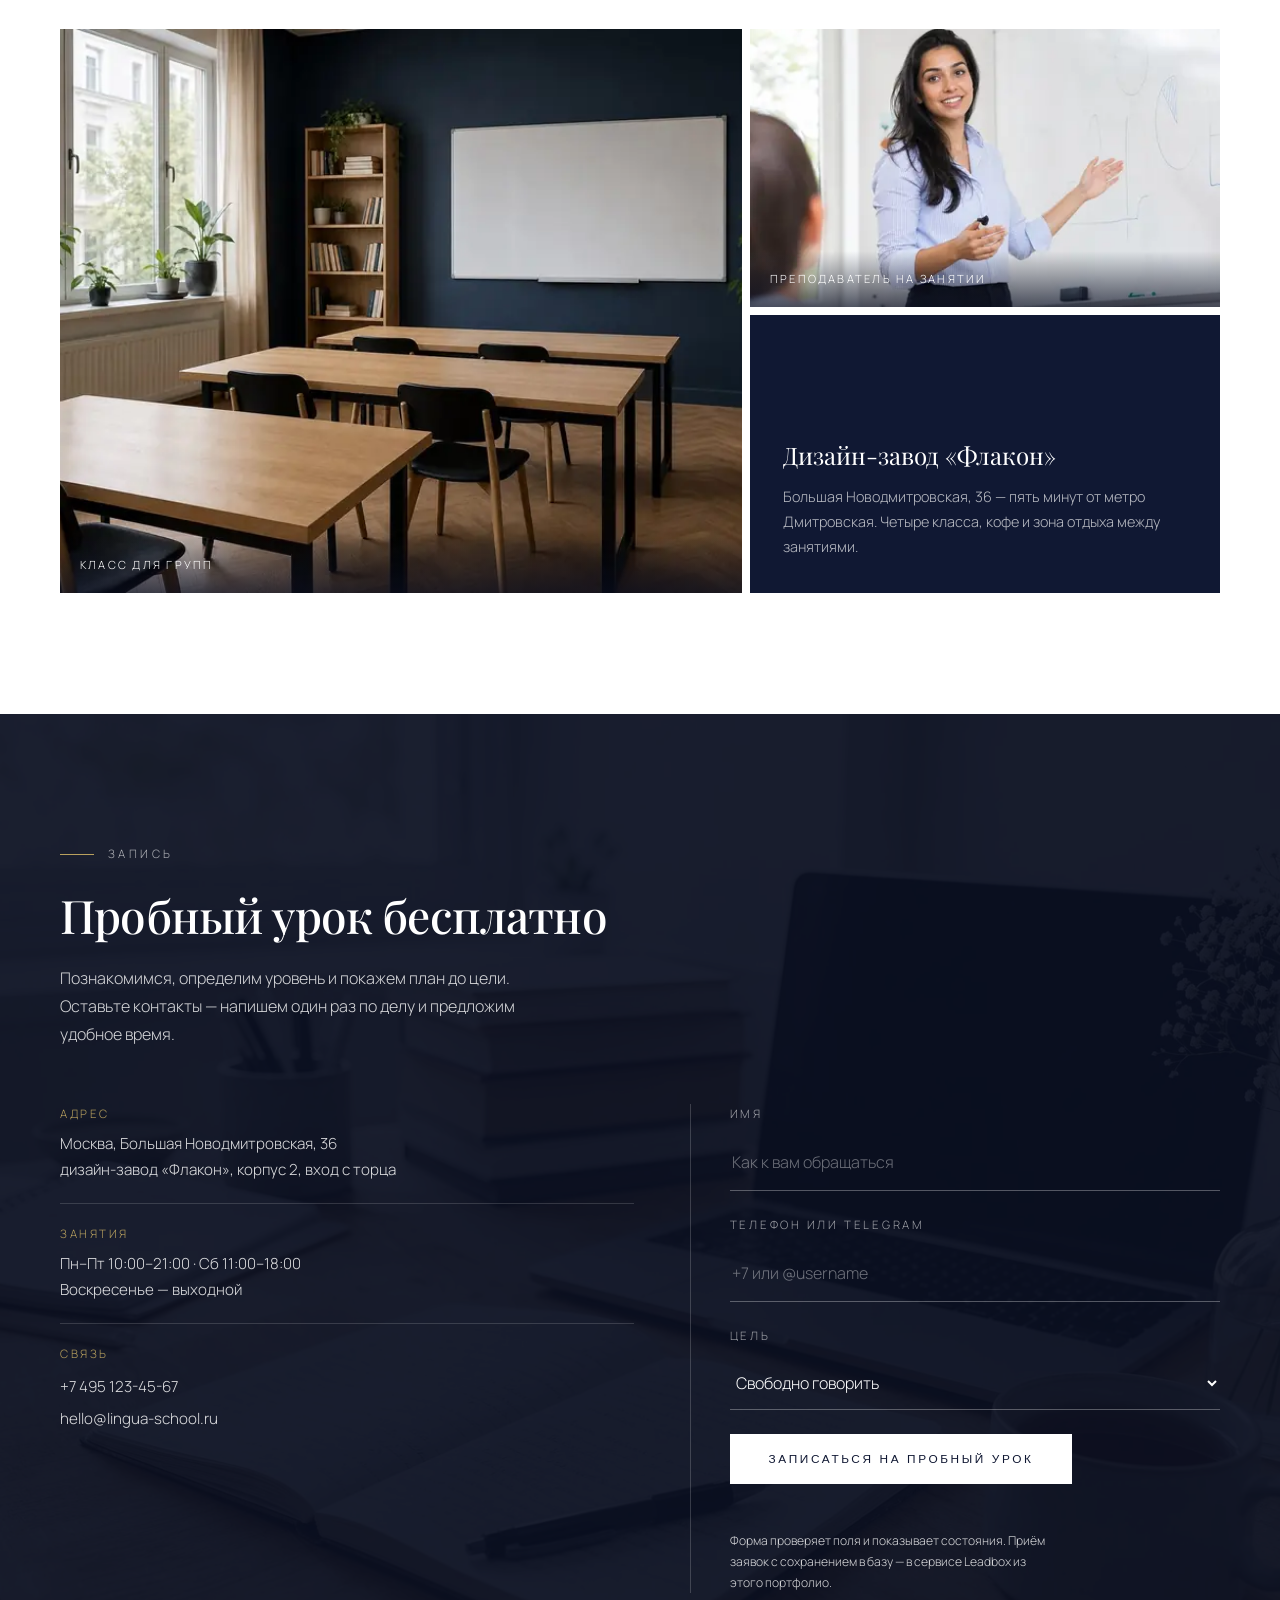
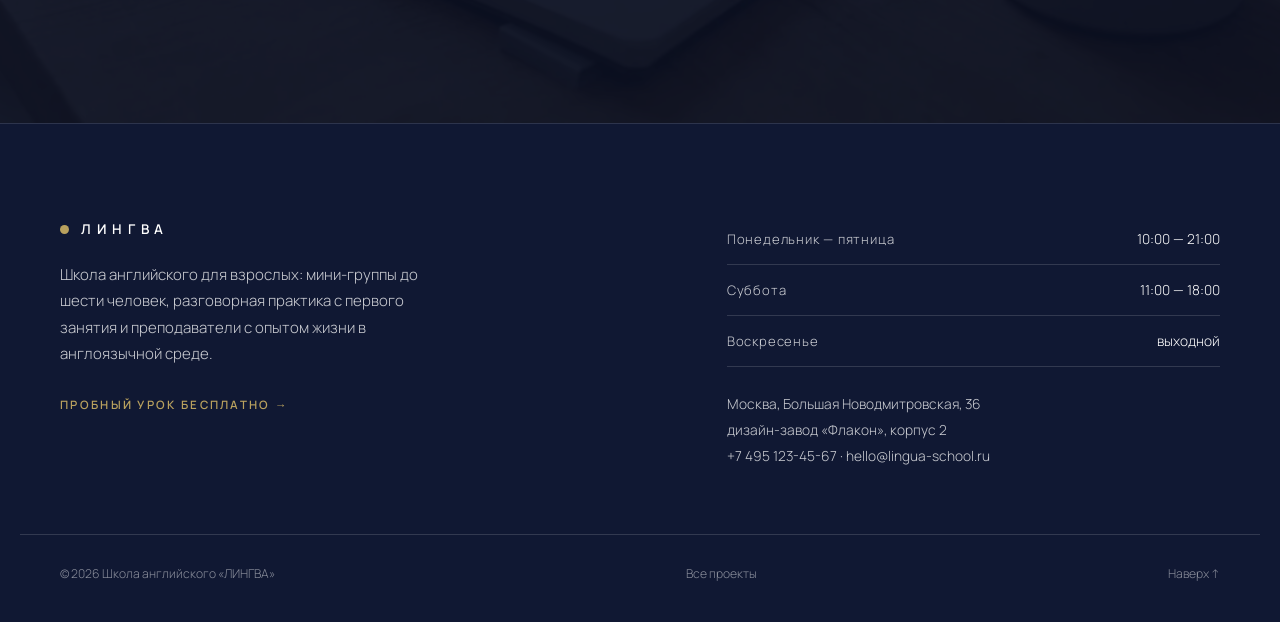
<file: lingua-school.html>
<!DOCTYPE html>
<html lang="ru">
<head>
<meta charset="utf-8">
<meta name="viewport" content="width=device-width, initial-scale=1">
<title>ЛИНГВА — школа английского языка в Москве</title>
<meta name="description" content="Школа английского языка: группы до 6 человек, индивидуальные занятия, разговорный клуб. Первое занятие бесплатно.">
<meta property="og:url" content="https://sidiqovdilovar.github.io/landings/lingua-school.html">
<meta property="og:image" content="https://sidiqovdilovar.github.io/landings/img/og/lingua.jpg">
<meta property="og:image:width" content="1200">
<meta property="og:image:height" content="630">
<meta name="twitter:image" content="https://sidiqovdilovar.github.io/landings/img/og/lingua.jpg">
<meta name="author" content="Диловар Сидиков">
<meta name="theme-color" content="#101833">
<meta property="og:type" content="website">
<meta property="og:title" content="ЛИНГВА — школа английского для взрослых">
<meta property="og:description" content="Мини-группы до 6 человек, разговорная практика с первого занятия, пробный урок бесплатно.">
<meta property="og:locale" content="ru_RU">
<meta name="twitter:card" content="summary_large_image">
<link rel="icon" href="data:image/svg+xml,%3Csvg%20xmlns='http://www.w3.org/2000/svg'%20viewBox='0%200%2032%2032'%3E%3Crect%20width='32'%20height='32'%20rx='8'%20fill='%23101833'/%3E%3Ctext%20x='16'%20y='23'%20font-family='Georgia'%20font-size='17'%20fill='%23c8b26a'%20text-anchor='middle'%3EL%3C/text%3E%3C/svg%3E">
<link rel="canonical" href="https://sidiqovdilovar.github.io/landings/lingua-school.html">
<link rel="preload" href="fonts/manrope-cyrillic.woff2" as="font" type="font/woff2" crossorigin>
<style>
  @font-face{font-family:'Manrope';font-style:normal;font-weight:200 800;font-display:swap;src:url('fonts/manrope-cyrillic.woff2') format('woff2');unicode-range:U+0301, U+0400-045F, U+0490-0491, U+04B0-04B1, U+2116}
  @font-face{font-family:'Manrope';font-style:normal;font-weight:200 800;font-display:swap;src:url('fonts/manrope-latin.woff2') format('woff2');unicode-range:U+0000-00FF, U+0131, U+0152-0153, U+02BB-02BC, U+02C6, U+02DA, U+02DC, U+0304, U+0308, U+0329, U+2000-206F, U+20AC, U+2122, U+2191, U+2193, U+2212, U+2215, U+FEFF, U+FFFD}
  @font-face{font-family:'Playfair Display';font-style:normal;font-weight:400 900;font-display:swap;src:url('fonts/playfair-cyrillic.woff2') format('woff2');unicode-range:U+0301, U+0400-045F, U+0490-0491, U+04B0-04B1, U+2116}
  @font-face{font-family:'Playfair Display';font-style:normal;font-weight:400 900;font-display:swap;src:url('fonts/playfair-latin.woff2') format('woff2');unicode-range:U+0000-00FF, U+0131, U+0152-0153, U+02BB-02BC, U+02C6, U+02DA, U+02DC, U+0304, U+0308, U+0329, U+2000-206F, U+20AC, U+2122, U+2191, U+2193, U+2212, U+2215, U+FEFF, U+FFFD}
  
  :root{
    --white:#ffffff;
    --paper:#f5f4f1;
    --ink:#101833;
    --ink-70:rgba(16,24,51,.72);
    --ink-50:rgba(16,24,51,.72);
    --gold:#b9a15e;
    --gold-ink:#7d6529;
    --line:rgba(16,24,51,.13);
  }
  *{box-sizing:border-box}
  html{scroll-behavior:smooth}
  body{
    margin:0;background:var(--white);color:var(--ink);
    font-family:"Manrope","Helvetica Neue",Helvetica,Arial,sans-serif;
    font-size:16px;line-height:1.75;font-weight:300;-webkit-font-smoothing:antialiased;
  }
  h1,h2,h3{
    margin:0;font-family:"Playfair Display",Georgia,"Times New Roman",serif;
    font-weight:400;line-height:1.16;letter-spacing:-.012em;text-wrap:balance;
  }
  h1{font-size:clamp(2.5rem,5.4vw,4.2rem);line-height:1.06;letter-spacing:-.022em;font-weight:500}
  h2{font-size:clamp(1.95rem,3.6vw,2.95rem);line-height:1.12;font-weight:500;letter-spacing:-.018em}
  h3{font-size:1.12rem;font-weight:500}
  p{margin:0;text-wrap:pretty}
  a{color:inherit;text-decoration:none}
  img{display:block;max-width:100%}
  picture{display:contents}
  .wrap{width:100%;max-width:1240px;margin:0 auto;padding:0 clamp(22px,3.4vw,40px)}

  /* вертикальный ритм: та же шкала, что на кофейной странице */
  :root{--sec:clamp(88px,9.5vw,164px);--sec-sm:clamp(64px,7vw,104px);--gap:clamp(48px,4.6vw,80px)}
  .label{
    display:flex;align-items:center;gap:14px;font-size:.72rem;letter-spacing:.3em;
    text-transform:uppercase;color:var(--gold-ink);margin-bottom:26px;
  }
  .label::before{content:"";width:34px;height:1px;background:var(--gold);flex:0 0 auto}
  .center .label{justify-content:center}
  .lead{color:var(--ink-70);max-width:60ch}
  .center{text-align:center}
  .center .lead{margin-inline:auto}
  .sec-head{max-width:660px;margin:0 auto var(--gap)}
  .sec-head .lead{margin-top:22px}
  ::selection{background:var(--gold);color:#101833}
  :focus-visible{outline:2px solid var(--gold);outline-offset:4px}

  .btn{
    display:inline-block;padding:17px 38px;border:1px solid var(--ink);
    font-size:.74rem;letter-spacing:.22em;text-transform:uppercase;
    transition:background .4s cubic-bezier(.2,.7,.3,1),color .4s cubic-bezier(.2,.7,.3,1),
               border-color .4s cubic-bezier(.2,.7,.3,1),transform .4s cubic-bezier(.2,.7,.3,1);
  }
  .btn:hover{transform:translateY(-2px)}
  .btn--solid{background:var(--ink);color:#fff}
  .btn--solid:hover{background:transparent;color:var(--ink)}
  .btn--empty:hover{background:var(--ink);color:#fff}
  .btn--light{border-color:rgba(255,255,255,.8);color:#fff}
  .btn--light:hover{background:#fff;color:var(--ink);border-color:#fff}
  .btn:focus-visible{outline:2px solid var(--gold);outline-offset:4px}

  /* header: верхняя служебная полоса + основная строка */
  .top{
    position:fixed;top:0;left:0;right:0;z-index:40;
    border-bottom:1px solid rgba(255,255,255,.2);
    transition:background .45s cubic-bezier(.2,.7,.3,1),border-color .45s,box-shadow .45s;
  }
  .top__util{
    background:#0a1129;color:rgba(255,255,255,.78);overflow:hidden;max-height:52px;
    transition:max-height .5s cubic-bezier(.2,.7,.3,1),opacity .4s;
  }
  .top.is-stuck .top__util{max-height:0;opacity:0}
  .top__utilin{
    display:flex;flex-wrap:wrap;gap:14px;justify-content:space-between;align-items:center;
    padding-top:11px;padding-bottom:11px;font-size:.72rem;letter-spacing:.2em;text-transform:uppercase;
  }
  .top__utilin a{color:var(--gold)}
  .top.is-stuck{
    background:rgba(255,255,255,.92);
    -webkit-backdrop-filter:blur(14px);backdrop-filter:blur(14px);
    border-bottom-color:var(--line);box-shadow:0 1px 30px rgba(16,24,51,.06);
  }
  .top__in{display:flex;align-items:center;gap:34px;padding-top:22px;padding-bottom:22px;transition:padding .45s}
  .top.is-stuck .top__in{padding-top:14px;padding-bottom:14px}
  .brand{
    display:flex;align-items:center;gap:12px;color:#fff;font-size:.84rem;
    letter-spacing:.42em;text-transform:uppercase;transition:color .4s;white-space:nowrap;
  }
  .top.is-stuck .brand{color:var(--ink)}
  .brand--foot{color:var(--ink)}
  .brand i{width:9px;height:9px;border-radius:50%;background:var(--gold);display:block}
  .top .nav{display:flex;gap:32px;margin-left:auto}
  .top .nav a{color:rgba(255,255,255,.85);font-size:.72rem;letter-spacing:.2em;text-transform:uppercase;padding:6px 0;border-bottom:1px solid transparent;transition:.2s}
  .top .nav a:hover{color:#fff;border-color:var(--gold)}
  .top.is-stuck .nav a{color:rgba(16,24,51,.72)}
  .top.is-stuck .nav a:hover{color:var(--ink);border-color:var(--gold)}

  @media (min-width:761px){
    .top .nav a{position:relative}
    .top .nav a::after{
      content:"";position:absolute;left:0;right:0;bottom:0;height:1px;background:var(--gold);
      transform:scaleX(0);transform-origin:left;transition:transform .5s cubic-bezier(.2,.7,.3,1);
    }
    .top .nav a:hover{border-color:transparent}
    .top .nav a:hover::after{transform:scaleX(1)}
  }
  .top__cta{color:#fff;font-size:.72rem;letter-spacing:.2em;text-transform:uppercase;border:1px solid rgba(255,255,255,.6);padding:12px 22px;transition:.2s}
  .top__cta:hover{background:#fff;color:var(--ink);border-color:#fff}
  .top.is-stuck .top__cta{color:var(--ink);border-color:rgba(16,24,51,.25)}
  .top.is-stuck .top__cta:hover{background:var(--ink);color:#fff;border-color:var(--ink)}
  .burger{display:none;width:44px;height:44px;border:1px solid rgba(255,255,255,.5);background:transparent;cursor:pointer;position:relative}
  .burger span{position:absolute;left:12px;right:12px;height:1.4px;background:#fff;transition:transform .25s}
  .burger span:nth-child(1){top:18px}
  .burger span:nth-child(2){top:25px}
  .top.is-stuck .burger{border-color:rgba(16,24,51,.25)}
  .top.is-stuck .burger span{background:var(--ink)}
  .burger[aria-expanded="true"] span:nth-child(1){transform:translateY(3.5px) rotate(45deg)}
  .burger[aria-expanded="true"] span:nth-child(2){transform:translateY(-3.5px) rotate(-45deg)}

  /* hero */
  /* первый экран: тёмно-синяя панель слева, фотография справа во всю высоту */
  .hero{background:var(--ink);color:#fff}
  .hero__grid{display:grid;grid-template-columns:1fr 1fr;align-items:stretch;min-height:min(92vh,860px)}
  .hero__panel{display:flex;align-items:center}
  .hero__panelin{
    width:100%;
    padding:clamp(140px,15vw,190px) clamp(30px,4vw,70px) clamp(56px,6vw,90px)
            calc(max((100vw - 1240px) / 2, 0px) + clamp(22px,3.4vw,40px));
  }
  .hero h1{color:#fff;max-width:18ch;font-size:clamp(2.1rem,4.2vw,3.3rem)}
  .hero .label{color:var(--gold)}
  .hero p{color:rgba(255,255,255,.82);max-width:44ch;margin-top:24px;font-size:1.02rem}
  .hero__cta{margin-top:38px;display:flex;flex-wrap:wrap;gap:14px}
  .hero__photo{position:relative;overflow:hidden;background:#0a1129}
  .hero__photo img{width:100%;height:100%;object-fit:cover;object-position:center}
  .hero__photo::after{
    content:"";position:absolute;inset:0;pointer-events:none;
    background:linear-gradient(180deg,rgba(10,17,41,.95) 0%,rgba(10,17,41,.62) 22%,rgba(10,17,41,0) 52%);
  }
  .hero__marks{
    display:flex;gap:46px;margin-top:clamp(40px,4.5vw,64px);
    padding-top:30px;border-top:1px solid rgba(255,255,255,.2);
  }
  .hero__marks b{display:block;font-size:1.5rem;font-weight:400;color:#fff}
  .hero__marks span{font-size:.72rem;letter-spacing:.22em;text-transform:uppercase;color:rgba(255,255,255,.6)}

  section{padding:var(--sec) 0}
  /* полосы «фото + текст»: фотография прижата к краю окна, текст — по общей сетке страницы */
  .splitb{position:relative;padding:0}
  .splitb__bg{position:absolute;inset:0 50% 0 0;overflow:hidden;background:#e9e4dc}
  .splitb__bg img{width:100%;height:100%;object-fit:cover;display:block}
  .splitb__grid{display:grid;grid-template-columns:1fr 1fr}
  .splitb__text{grid-column:2;padding:var(--sec-sm) 0 var(--sec-sm) clamp(34px,4.6vw,76px)}
  .splitb--rev .splitb__bg{inset:0 0 0 50%}
  .splitb--rev .splitb__text{grid-column:1;padding:var(--sec-sm) clamp(34px,4.6vw,76px) var(--sec-sm) 0}
  @media (max-width:900px){
    .splitb__bg,.splitb--rev .splitb__bg{position:relative;inset:auto;height:clamp(230px,50vw,380px)}
    .splitb__grid{grid-template-columns:1fr}
    .splitb__text,.splitb--rev .splitb__text{grid-column:1;padding:clamp(40px,7vw,64px) 0 0}
  }

  section[id],main[id]{scroll-margin-top:96px}
  .band{padding:0}
  .split{display:grid;grid-template-columns:1fr 1fr;align-items:center}
  .split__text{padding:0 clamp(40px,6.4vw,96px)}
  .split__text .lead{margin-top:24px}
  .split__text .lead + .lead{margin-top:18px}
  .about__cta{margin-top:clamp(34px,4vw,52px)}
  .split--rev .split__text{padding:0 clamp(40px,6.4vw,96px)}
  .pic{overflow:hidden;background:var(--paper)}
  .pic img{width:100%;height:100%;object-fit:cover;transition:transform 1.1s cubic-bezier(.2,.7,.3,1)}
  .pic:hover img{transform:scale(1.04)}
  .band .pic{aspect-ratio:4/3}

  /* три формата */
  .formats{display:grid;grid-template-columns:repeat(3,1fr);gap:0;border-top:1px solid var(--line)}
  .format{
    padding:clamp(32px,3.2vw,50px) clamp(24px,2.8vw,42px) clamp(32px,3.2vw,50px) 0;
    border-right:1px solid var(--line);position:relative;
    transition:background .5s cubic-bezier(.2,.7,.3,1),padding-left .5s cubic-bezier(.2,.7,.3,1);
  }
  .format:last-child{border-right:0}
  .format:hover{background:var(--paper);padding-left:clamp(14px,1.6vw,24px)}
  .format__num{
    display:block;font-family:"Playfair Display",Georgia,serif;font-size:2.15rem;line-height:1;
    color:var(--gold-ink);margin-bottom:26px;
  }
  .format h3{font-size:1.35rem;margin-bottom:16px}
  .format p{color:var(--ink-70);font-size:.95rem}
  .format__meta{margin-top:22px;font-size:.7rem;letter-spacing:.2em;text-transform:uppercase;color:var(--ink-50)}
  .format__hint{margin-top:20px;padding-top:18px;border-top:1px solid var(--line);font-size:.95rem;color:var(--ink)}
  .format__tag{
    position:absolute;top:clamp(32px,3.2vw,50px);right:clamp(24px,2.8vw,42px);
    font-size:.72rem;letter-spacing:.2em;text-transform:uppercase;color:var(--gold-ink);
  }

  /* цифры */
  .numbers-band{background:var(--ink);color:#fff;padding:clamp(52px,5.6vw,84px) 0}
  .numbers{display:grid;grid-template-columns:repeat(4,1fr)}
  .numbers > div{padding-left:clamp(20px,2.6vw,40px);border-left:1px solid rgba(255,255,255,.18)}
  .numbers > div:first-child{padding-left:0;border-left:0}
  .numbers b{display:block;font-family:"Playfair Display",Georgia,serif;font-weight:400;font-size:clamp(2rem,3.2vw,2.85rem);line-height:1;letter-spacing:-.01em;color:#fff}
  .numbers span{display:block;margin-top:14px;font-size:.72rem;letter-spacing:.22em;text-transform:uppercase;color:rgba(255,255,255,.58)}

  /* фото-полоса с цитатой */
  /* ступени CEFR: линия с отметками и заполнением */
  .levels{display:grid;grid-template-columns:repeat(5,1fr);gap:clamp(16px,2.2vw,30px);position:relative}
  .levels::before{content:"";position:absolute;left:0;right:0;top:26px;height:1px;background:var(--line)}
  .level{position:relative;padding-top:58px}
  .level::before{
    content:"";position:absolute;left:0;top:21px;width:11px;height:11px;border-radius:50%;
    background:var(--white);border:1.5px solid var(--gold);
  }
  .level__code{display:block;font-family:"Playfair Display",Georgia,serif;font-size:1.55rem;line-height:1}
  .level b{display:block;margin-top:8px;font-size:.72rem;letter-spacing:.22em;text-transform:uppercase;color:var(--gold-ink);font-weight:500}
  .level p{margin-top:14px;font-size:.9rem;color:var(--ink-70);line-height:1.65}
  .level i{display:block;margin-top:20px;height:3px;background:var(--line);position:relative;overflow:hidden}
  .level i::after{content:"";position:absolute;left:0;top:0;bottom:0;width:var(--w,50%);background:var(--gold)}

  /* преподаватели: список факультета */
  .teach__head{
    display:grid;grid-template-columns:1.05fr .95fr;gap:clamp(24px,4vw,64px);align-items:end;
    padding-bottom:clamp(28px,3.6vw,48px);border-bottom:1px solid var(--line);
  }
  .teach__head .lead{max-width:46ch}
  .faculty{list-style:none;margin:0;padding:0}
  .faculty li{
    display:grid;grid-template-columns:56px minmax(190px,270px) 1fr;gap:clamp(18px,3vw,40px);
    align-items:center;padding:clamp(20px,2.3vw,30px) 0;border-bottom:1px solid var(--line);
    transition:padding-left .45s cubic-bezier(.2,.7,.3,1),background .45s;
  }
  .faculty li:hover{padding-left:14px;background:linear-gradient(90deg,rgba(185,161,94,.07),rgba(185,161,94,0) 62%)}
  .faculty__mark{
    width:52px;height:52px;border:1px solid var(--gold);border-radius:50%;display:grid;place-items:center;
    font-family:"Playfair Display",Georgia,serif;font-size:1rem;color:var(--ink);
  }
  .faculty b{display:block;font-size:1.06rem;font-weight:500}
  .faculty li div > span{display:block;margin-top:5px;font-size:.72rem;letter-spacing:.2em;text-transform:uppercase;color:var(--gold-ink)}
  .faculty p{color:var(--ink-70);font-size:.95rem;max-width:60ch}

  .quote-band{position:relative;overflow:hidden;background:#0d1428;padding:var(--sec) 0}
  .quote-band__mark{
    display:block;font-family:"Playfair Display",Georgia,serif;font-size:4.2rem;line-height:.6;
    color:var(--gold);margin-bottom:22px;
  }
  .quote-band__bg{position:absolute;inset:0}
  .quote-band__bg img{width:100%;height:100%;object-fit:cover;object-position:center;opacity:.42}
  .quote-band__bg::after{content:"";position:absolute;inset:0;background:linear-gradient(180deg,rgba(9,14,32,.65),rgba(9,14,32,.75))}
  .quote-band__in{position:relative;z-index:2;max-width:880px;margin:0 auto;padding:0 26px;text-align:center}
  .quote-band p{color:#fff;font-size:clamp(1.15rem,2.1vw,1.55rem);line-height:1.6;font-weight:300}
  .quote-band footer{margin-top:28px;color:rgba(255,255,255,.7);font-size:.7rem;letter-spacing:.24em;text-transform:uppercase}

  /* цены */
  .prices{display:grid;grid-template-columns:repeat(3,1fr);gap:0;border-top:1px solid var(--line)}
  .price{padding:clamp(32px,3.2vw,50px) clamp(24px,2.8vw,42px) clamp(34px,3.4vw,50px) 0;border-right:1px solid var(--line);display:flex;flex-direction:column}
  .price:last-child{border-right:0}
  .price__name{font-size:.74rem;letter-spacing:.24em;text-transform:uppercase;color:var(--ink-50)}
  .price__sum{margin-top:22px;font-size:2.3rem;font-weight:300;letter-spacing:-.02em}
  .price__sum em{font-style:normal;font-size:.86rem;letter-spacing:.06em;color:var(--ink-50)}
  .price ul{list-style:none;margin:30px 0 34px;padding:0;display:grid;gap:14px;color:var(--ink-70);font-size:.94rem}
  .price li{padding-left:20px;position:relative}
  .price li::before{content:"";position:absolute;left:0;top:11px;width:8px;height:1px;background:var(--gold)}
  .price .btn{margin-top:auto;align-self:flex-start}
  .price--best{
    background:var(--ink);color:#fff;border-right:0;
    padding:clamp(32px,3.2vw,50px) clamp(22px,2.6vw,38px) clamp(32px,3.2vw,50px);
  }
  .price--best .price__name{color:rgba(255,255,255,.62)}
  .price--best .price__sum{color:#fff}
  .price--best .price__sum em{color:rgba(255,255,255,.6)}
  .price--best ul{color:rgba(255,255,255,.82)}
  .price--best li::before{background:var(--gold)}
  .price--best .btn--empty{border-color:rgba(255,255,255,.45);color:#fff}
  .price--best .btn--empty:hover{background:#fff;color:var(--ink);border-color:#fff}
  .price__tag{
    display:inline-block;margin-bottom:16px;padding:5px 12px;border:1px solid var(--gold);
    font-size:.72rem;letter-spacing:.2em;text-transform:uppercase;color:var(--gold);
  }
  .price-note{
    display:flex;flex-wrap:wrap;gap:14px 30px;margin-top:clamp(30px,3.4vw,48px);
    padding-top:26px;border-top:1px solid var(--line);font-size:.86rem;color:var(--ink-50);
  }

  /* галерея */
  .gallery{display:grid;grid-template-columns:1.45fr 1fr;grid-template-rows:repeat(2,1fr);gap:8px;height:clamp(420px,44vw,600px)}
  .gallery figure{margin:0;position:relative;overflow:hidden;background:var(--paper)}
  .gallery figure:first-child{grid-row:span 2}
  .gallery__note{
    background:var(--ink);color:#fff;padding:clamp(24px,2.6vw,38px);display:flex;flex-direction:column;
    justify-content:flex-end;gap:14px;
  }
  .gallery__note b{font-family:"Playfair Display",Georgia,serif;font-size:1.5rem;font-weight:400;line-height:1.25}
  .gallery__note span{font-size:.9rem;color:rgba(255,255,255,.7)}
  .gallery img{width:100%;height:100%;object-fit:cover;transition:transform 1s cubic-bezier(.2,.7,.3,1)}
  .gallery figure:hover img{transform:scale(1.05)}
  .gallery figcaption{position:absolute;left:0;right:0;bottom:0;padding:18px 20px;background:linear-gradient(transparent,rgba(9,14,32,.7));color:#fff;font-size:.7rem;letter-spacing:.2em;text-transform:uppercase}

  /* форма */
  .cta{position:relative;overflow:hidden;background:#0d1428;padding:130px 0}
  .cta__bg{position:absolute;inset:0}
  .cta__bg img{width:100%;height:100%;object-fit:cover;object-position:center 60%;opacity:.34}
  .cta__bg::after{content:"";position:absolute;inset:0;background:rgba(9,14,32,.8)}
  .cta__in{position:relative;z-index:2;display:grid;grid-template-columns:1.04fr .96fr;gap:clamp(34px,4.4vw,74px);align-items:start}
  .cta__head{grid-column:1 / -1;max-width:66ch}
  .cta__side dl{margin:0}
  .cta__side dl div{padding:0 0 20px;margin-bottom:20px;border-bottom:1px solid rgba(255,255,255,.15)}
  .cta__side dl div:last-child{border-bottom:0;margin-bottom:0;padding-bottom:0}
  .cta__side dt{font-size:.72rem;letter-spacing:.22em;text-transform:uppercase;color:var(--gold)}
  .cta__side dd{margin:7px 0 0;color:rgba(255,255,255,.85);font-size:.95rem;line-height:1.7}
  .cta__form{border-left:1px solid rgba(255,255,255,.18);padding-left:clamp(24px,3vw,46px)}
  .cta h2{color:#fff}
  .cta p{color:rgba(255,255,255,.82);margin-top:22px;max-width:46ch}
  .cta .label{color:rgba(255,255,255,.65)}
  form{display:grid;gap:24px}
  form label{font-size:.72rem;letter-spacing:.24em;text-transform:uppercase;color:rgba(255,255,255,.6);display:block;margin-bottom:10px}
  input,select{width:100%;padding:14px 2px;font:inherit;font-weight:300;color:#fff;background:transparent;border:0;border-bottom:1px solid rgba(255,255,255,.3);border-radius:0}
  input::placeholder{color:rgba(255,255,255,.4)}
  input:focus,select:focus{outline:none;border-bottom-color:var(--gold);box-shadow:0 0 0 3px rgba(185,161,94,.38)}
  select option{color:#101833}
  form .btn{background:#fff;color:var(--ink);border-color:#fff;justify-self:start}
  form .btn:hover{background:transparent;color:#fff}
  .form__note{font-size:.76rem;color:rgba(255,255,255,.5)}
  .form__ok{display:none;padding:14px 18px;border:1px solid var(--gold);color:#e8dfc4;font-size:.9rem}
  .form__ok.is-visible{display:block}

  /* подвал: тёмно-синий, с таблицей часов работы */
  footer.foot{background:var(--ink);color:rgba(255,255,255,.78);border-top:1px solid rgba(255,255,255,.12);padding:var(--sec-sm) 0 34px}
  .foot__grid2{display:grid;grid-template-columns:1.1fr .9fr;gap:clamp(34px,5vw,80px)}
  .foot__brand{
    display:inline-flex;align-items:center;gap:12px;font-size:.84rem;font-weight:600;
    letter-spacing:.42em;text-transform:uppercase;color:#fff;
  }
  .foot__brand i{width:9px;height:9px;border-radius:50%;background:var(--gold);display:block}
  .foot__lead p{margin-top:20px;font-size:.94rem;max-width:40ch;line-height:1.75}
  .foot__cta{
    display:inline-block;margin-top:24px;font-size:.72rem;font-weight:600;letter-spacing:.2em;
    text-transform:uppercase;color:var(--gold);border-bottom:1px solid transparent;transition:border-color .4s;
  }
  .foot__cta:hover{border-bottom-color:var(--gold)}
  .foot__hours dl{margin:0;display:grid;gap:0}
  .foot__hours dl div{display:flex;align-items:baseline;gap:12px;padding:13px 0;border-bottom:1px solid rgba(255,255,255,.14)}
  .foot__hours dt{font-size:.82rem;letter-spacing:.06em;white-space:nowrap}
  .foot__hours dd{margin:0 0 0 auto;font-size:.86rem;color:#fff}
  .foot__addr{margin-top:24px;font-size:.86rem;line-height:1.9}
  .foot__base2{
    display:flex;flex-wrap:wrap;gap:16px;justify-content:space-between;align-items:center;
    margin-top:clamp(40px,5vw,66px);padding-top:24px;border-top:1px solid rgba(255,255,255,.14);
    font-size:.76rem;color:rgba(255,255,255,.5);
  }
  .foot__base2 a:hover{color:#fff}

  .reveal{opacity:0;transform:translateY(24px);transition:opacity 1s ease,transform 1s cubic-bezier(.2,.7,.3,1)}
  .reveal.in{opacity:1;transform:none}
  @media (prefers-reduced-motion:reduce){
    html{scroll-behavior:auto}
    .reveal{opacity:1;transform:none;transition:none}
    .btn:hover{transform:none}
    .pic:hover img{transform:none}
      /* при «меньше движения» гасим не только входные анимации, но и переходы при наведении */
    *,*::before,*::after{animation-duration:.01ms!important;animation-iteration-count:1!important;transition-duration:.01ms!important;scroll-behavior:auto!important}
  }

  @media (max-width:1020px){
    .split{grid-template-columns:1fr}
    .split__text,.split--rev .split__text{padding:clamp(40px,7vw,64px) clamp(22px,5vw,40px) 0}
    .split--rev{display:flex;flex-direction:column-reverse}
    .formats,.prices{grid-template-columns:1fr}
    .format,.price{border-right:0;border-bottom:1px solid var(--line);padding:44px 0}
    .cta__in{grid-template-columns:1fr;gap:50px}
    .numbers{grid-template-columns:1fr 1fr;gap:30px}
    .top__utilin{justify-content:center;padding:9px 0;font-size:.72rem;letter-spacing:.14em;gap:8px}
    .top__utilin a{display:none}
    .hero__grid{grid-template-columns:1fr}
    .hero__photo{order:-1;height:46vh;min-height:300px}
    .hero__panelin{padding:clamp(46px,7vw,70px) clamp(22px,5vw,40px) 70px}
    .foot__grid2{grid-template-columns:1fr}
    section{padding:84px 0}
  }
  @media (max-width:760px){
    .top{padding:18px 0}
    .top .nav{
      position:absolute;left:0;right:0;top:100%;flex-direction:column;gap:0;margin:0;
      background:#0d1428;max-height:0;overflow:hidden;
      border-top:1px solid rgba(255,255,255,.12);
      box-shadow:0 24px 40px rgba(9,14,32,.35);
      transition:max-height .45s cubic-bezier(.2,.7,.3,1);
    }
    .top .nav.is-open{max-height:340px}
    .top .nav a{padding:17px 26px;border-bottom:1px solid rgba(255,255,255,.14)}
    .burger{display:block;margin-left:auto}
    .top__cta{display:none}
    .gallery{grid-template-columns:1fr 1fr}
  }

  /* мобильные правила новых блоков — в конце таблицы стилей, чтобы перекрывать базовые */
  @media (max-width:900px){
    .numbers{grid-template-columns:1fr 1fr;gap:26px 0}
    .numbers > div:nth-child(odd){padding-left:0;border-left:0}
    .numbers > div:nth-child(n+3){padding-top:26px;border-top:1px solid rgba(255,255,255,.14)}
    .levels{grid-template-columns:1fr 1fr}
    .levels::before{display:none}
    .level{padding-top:34px}
    .teach__head{grid-template-columns:1fr;align-items:start;gap:20px}
    .faculty li{grid-template-columns:46px 1fr;gap:6px 18px}
    .faculty li p{max-width:60ch;grid-column:2}
    .faculty__mark{width:44px;height:44px}
    .gallery{grid-template-columns:1fr;grid-template-rows:none;height:auto}
    .gallery figure:first-child{grid-row:auto}
    .gallery figure{aspect-ratio:4/3}
    .gallery__note{padding:26px 22px}
    .cta__in{grid-template-columns:1fr}
    .cta__form{border-left:0;border-top:1px solid rgba(255,255,255,.18);padding-left:0;padding-top:30px}
    .cta__head{max-width:none}
  }
  @media (max-width:560px){
    .levels{grid-template-columns:1fr}
    .level{padding-top:26px}
  }

    /* цель нажатия в подвале — не меньше 24 px по высоте (WCAG 2.2 AA) на любом указателе */
  footer a{display:inline-block;padding-top:4px;padding-bottom:4px}
  .top__utilin a,.cta__side dd a{display:inline-block;padding-top:3px;padding-bottom:3px}
  .brand{padding-top:2px;padding-bottom:2px}
@media (max-width:760px){
    .label{font-size:.74rem}
    .hero__marks span,.numbers span,.format__meta,.price-note,.gallery figcaption,.foot__cap,
    .faculty li div > span,.quote-band footer,.cta__side dt,.top__utilin,.trip__meta span,
    .format__tag,.price__tag,.filters span{font-size:.72rem}
    footer a,.work__link,.sections a{display:inline-block;padding-top:9px;padding-bottom:9px}
    label{font-size:.78rem}
    .level b,.hero__barin span,.values span,.stats span,.trip__meta span,.level__code + b{font-size:.72rem}
    .top .nav a{display:block;padding-top:15px;padding-bottom:15px}

    .brand{padding-top:10px;padding-bottom:10px}
  
    footer a{padding-top:12px;padding-bottom:12px}
    .foot__nav a,footer nav a{padding-left:6px;padding-right:6px;margin-left:-6px;margin-right:-6px}
    .cta__side dd a{display:inline-block;padding-top:8px;padding-bottom:8px}
    footer .brand{padding-top:10px;padding-bottom:10px}
    .top__utilin a{display:inline-block;padding-top:8px;padding-bottom:8px}
}

  /* заметная подсказка вместо молчаливого отказа формы */
  .is-error{border-color:#e8a68f !important;box-shadow:0 0 0 1px #e8a68f}
  p.form__error{display:none;margin-top:16px;font-size:.9rem;color:#e8a68f}
  .form__error.is-on{display:block}

  /* «к содержанию»: видно только при навигации с клавиатуры */
  .skip{position:fixed;left:16px;top:16px;z-index:999;padding:12px 18px;border-radius:2px;
    background:#14161a;color:#fff;font-size:.92rem;font-weight:600;text-decoration:none;
    transform:translateY(-280%);transition:transform .2s ease}
  .skip:focus{transform:none}

@media print{
    .skip{display:none!important}
    .term{display:none!important}
  }
  </style>
<noscript><style>.reveal{opacity:1!important;transform:none!important}</style></noscript>
</head>
<body>
<a class="skip" href="#top">Перейти к содержанию</a>

<header class="top" id="header">
  <div class="top__util">
    <div class="wrap top__utilin">
      <span>Первый урок бесплатно · без обязательств</span>
      <a href="tel:+74951234567">+7 495 123-45-67</a>
    </div>
  </div>
  <div class="wrap top__in">
    <a class="brand" href="#top"><i></i>Лингва</a>
    <nav class="nav" id="nav" aria-label="Основное меню">
      <a href="#about">О школе</a>
      <a href="#levels">Ступени</a>
      <a href="#formats">Форматы</a>
      <a href="#prices">Цены</a>
      <a href="#teachers">Преподаватели</a>
    </nav>
    <a class="top__cta" href="#signup">Пробный урок</a>
    <button class="burger" id="burger" aria-label="Меню" aria-expanded="false" aria-controls="nav" type="button">
      <span></span><span></span>
    </button>
  </div>
</header>

<main id="top" tabindex="-1">

  <!-- Первый экран: панель с текстом и фотография -->
  <section class="hero">
    <div class="hero__grid">
      <div class="hero__panel">
        <div class="hero__panelin">
          <span class="label">Английский · группы до 6 человек</span>
          <h1>Язык, на котором говорят, а не сдают тесты</h1>
          <p>70% времени на занятии говорит ученик. Группы формируем по уровню, а не по возрасту — чтобы учиться было комфортно, а прогресс — заметен уже через месяц.</p>
          <div class="hero__cta">
            <a class="btn btn--light" href="#signup" style="background:#fff;color:#101833;border-color:#fff">Записаться на пробный урок</a>
            <a class="btn btn--light" href="#prices">Цены</a>
          </div>
          <div class="hero__marks">
            <div><b>до 6</b><span>человек в группе</span></div>
            <div><b>4.9</b><span>оценка занятий</span></div>
          </div>
        </div>
      </div>
      <div class="hero__photo">
        <picture><source srcset="img/lingua-hero-480.webp 480w, img/lingua-hero-800.webp 800w, img/lingua-hero-1200.webp 1200w, img/lingua-hero.webp 1536w" sizes="(max-width:620px) 100vw, 50vw" type="image/webp"><img fetchpriority="high" decoding="async" src="img/lingua-hero.jpg" alt="Светлый класс школы английского, занятие в группе" width="1536" height="1024"></picture>
      </div>
    </div>
  </section>

  <!-- О школе -->
  <section id="about" class="band">
    <div class="splitb">
      <div class="splitb__bg"><picture><source srcset="img/lingua-group-480.webp 480w, img/lingua-group.webp 900w" sizes="(max-width:620px) 100vw, 50vw" type="image/webp"><img decoding="async" src="img/lingua-group.jpg" alt="Ученики на занятии в мини-группе" loading="lazy" width="900" height="600"></picture></div>
      <div class="wrap splitb__grid">
        <div class="splitb__text reveal">
        <span class="label">О школе</span>
        <h2>Учим говорить, а не бояться ошибок</h2>
        <p class="lead">Мы открылись в 2016 году: четыре класса, восемь преподавателей и одно правило — на занятии должен говорить ученик, а не преподаватель. Поэтому группы маленькие, а уроки строятся вокруг живых ситуаций: заказать кофе, провести встречу, пройти собеседование.</p>
        <p class="lead">Определяем уровень по шкале CEFR и показываем путь до цели: сколько ступеней и за какое время. Раз в месяц присылаем отчёт о прогрессе — что получилось и над чем работаем дальше.</p>
        <div class="about__cta"><a class="btn btn--empty" href="#formats">Форматы занятий</a></div>
      </div>
      </div>
    </div>
  </section>

  <!-- Форматы -->
  <section id="formats">
    <div class="wrap">
      <div class="center reveal sec-head">
        <span class="label">Форматы</span>
        <h2>Три способа учиться</h2>
        <p class="lead">Можно совмещать: например, ходить в группу и раз в неделю брать индивидуальный урок под работу.</p>
      </div>

      <div class="formats">
        <article class="format reveal">
          <span class="format__tag">Выбирают чаще всего</span>
          <span class="format__num">01</span>
          <h3>Мини-группа</h3>
          <p>4–6 человек одного уровня. Живая дискуссия на каждом уроке и домашние с проверкой от преподавателя.</p>
          <p class="format__meta">2 раза в неделю · 90 минут</p>
          <p class="format__hint">9 800 ₽ в месяц</p>
        </article>
        <article class="format reveal">
          <span class="format__num">02</span>
          <h3>Индивидуально</h3>
          <p>Программа под конкретную задачу: переговоры, релокация, подготовка к собеседованию в международной компании.</p>
          <p class="format__meta">от 1 до 5 раз в неделю</p>
          <p class="format__hint">2 800 ₽ за занятие</p>
        </article>
        <article class="format reveal">
          <span class="format__num">03</span>
          <h3>Разговорный клуб</h3>
          <p>Только практика речи по темам недели. Хорошо дополняет группу и снимает языковой барьер.</p>
          <p class="format__meta">1 раз в неделю · онлайн</p>
          <p class="format__hint">входит в мини-группу</p>
        </article>
      </div>
    </div>
  </section>

  <!-- Цифры -->
  <section class="numbers-band">
    <div class="wrap numbers">
      <div class="reveal"><b>8</b><span>преподавателей</span></div>
      <div class="reveal"><b>2016</b><span>год основания</span></div>
      <div class="reveal"><b>3 мес</b><span>одна ступень CEFR</span></div>
      <div class="reveal"><b>70%</b><span>времени говорит ученик</span></div>
    </div>
  </section>

  <!-- Ступени -->
  <section id="levels">
    <div class="wrap">
      <div class="center reveal sec-head">
        <span class="label">Ступени</span>
        <h2>Путь от A1 до C1 за учебный год</h2>
        <p class="lead">Каждая ступень — около трёх месяцев при двух занятиях в неделю. Перед стартом определяем уровень: тест на 20 минут и разговор с преподавателем.</p>
      </div>

      <div class="levels">
        <article class="level reveal">
          <span class="level__code">A1</span><b>Beginner</b>
          <p>Простые фразы, настоящее время, рассказ о себе. Учимся не бояться говорить вслух.</p>
          <i style="--w:22%" aria-hidden="true"></i>
        </article>
        <article class="level reveal">
          <span class="level__code">A2</span><b>Elementary</b>
          <p>Прошедшее и будущее время, бытовые темы, короткие письма и звонки.</p>
          <i style="--w:40%" aria-hidden="true"></i>
        </article>
        <article class="level reveal">
          <span class="level__code">B1</span><b>Intermediate</b>
          <p>Свободный разговор на знакомые темы, мнение и аргумент, рабочие встречи.</p>
          <i style="--w:58%" aria-hidden="true"></i>
        </article>
        <article class="level reveal">
          <span class="level__code">B2</span><b>Upper-Intermediate</b>
          <p>Беглость и точность, переговоры, презентации, длинные тексты без словаря.</p>
          <i style="--w:78%" aria-hidden="true"></i>
        </article>
        <article class="level reveal">
          <span class="level__code">C1</span><b>Advanced</b>
          <p>Сложные темы, нюансы стиля, подготовка к IELTS и работе на английском.</p>
          <i style="--w:100%" aria-hidden="true"></i>
        </article>
      </div>
    </div>
  </section>

  <!-- Фото-полоса с отзывом -->
  <section class="quote-band band">
    <div class="quote-band__bg">
      <picture><source srcset="img/lingua-club-480.webp 480w, img/lingua-club-800.webp 800w, img/lingua-club-1200.webp 1200w, img/lingua-club.webp 1536w" sizes="100vw" type="image/webp"><img decoding="async" src="img/lingua-club.jpg" alt="" loading="lazy" width="1536" height="1024"></picture>
    </div>
    <div class="quote-band__in">
      <span class="quote-band__mark" aria-hidden="true">“</span>
      <p>«Ходила на курсы дважды и бросала: слишком много грамматики и мало речи. Здесь за три месяца впервые спокойно заговорила на встрече с клиентами. Преподаватель каждый раз записывает мои ошибки и разбирает их на следующем занятии».</p>
      <footer>Екатерина, уровень B1 → B2</footer>
    </div>
  </section>

  <!-- Цены -->
  <section id="prices">
    <div class="wrap">
      <div class="center reveal sec-head">
        <span class="label">Цены</span>
        <h2>Абонементы</h2>
        <p class="lead">Оплата за месяц занятий. Пропущенный урок можно отработать в другой группе.</p>
      </div>

      <div class="prices">
        <article class="price reveal">
          <p class="price__name">Разговорный клуб</p>
          <p class="price__sum">3 900 ₽ <em>/ месяц</em></p>
          <ul>
            <li>4 встречи онлайн</li>
            <li>Практика речи по темам</li>
            <li>Разбор ошибок после встречи</li>
          </ul>
          <a class="btn btn--empty" href="#signup">Выбрать</a>
        </article>

        <article class="price price--best reveal">
          <span class="price__tag">Выбирают чаще всего</span>
          <p class="price__name">Мини-группа</p>
          <p class="price__sum">9 800 ₽ <em>/ месяц</em></p>
          <ul>
            <li>8 занятий по 90 минут</li>
            <li>Группа до 6 человек</li>
            <li>Учебник и рабочая тетрадь</li>
            <li>Домашние с проверкой</li>
            <li>Бесплатный разговорный клуб</li>
          </ul>
          <a class="btn btn--solid" href="#signup">Записаться</a>
        </article>

        <article class="price reveal">
          <p class="price__name">Индивидуально</p>
          <p class="price__sum">2 800 ₽ <em>/ занятие</em></p>
          <ul>
            <li>60 минут, свободный график</li>
            <li>Программа под вашу цель</li>
            <li>Перенос занятия без потери</li>
          </ul>
          <a class="btn btn--empty" href="#signup">Выбрать</a>
        </article>
      </div>

      <div class="price-note">
        <span>Скидка 10% при оплате за три месяца</span>
        <span>Один пропуск в месяц можно отработать в другой группе</span>
        <span>Пробный урок — бесплатно, без обязательств</span>
      </div>
    </div>
  </section>

  <!-- Преподаватели -->
  <section id="teachers">
    <div class="wrap">
      <div class="teach__head reveal">
        <div>
          <span class="label">Преподаватели</span>
          <h2>Восемь преподавателей<br> с международными сертификатами</h2>
        </div>
        <p class="lead">Все прошли CELTA или DELTA и работают со взрослыми: деловой английский, подготовка к экзаменам, разговорная речь и произношение.</p>
      </div>

      <ol class="faculty">
        <li class="reveal">
          <span class="faculty__mark">МК</span>
          <div><b>Марина Ковалёва</b><span>CELTA · 12 лет</span></div>
          <p>Деловой английский и подготовка к собеседованиям в международных компаниях.</p>
        </li>
        <li class="reveal">
          <span class="faculty__mark">АС</span>
          <div><b>Артём Соколов</b><span>IELTS 8.5 · 9 лет</span></div>
          <p>Разговорная речь и фонетика: ставим произношение и снимаем языковой барьер.</p>
        </li>
        <li class="reveal">
          <span class="faculty__mark">ЮЛ</span>
          <div><b>Юлия Ланге</b><span>DELTA · 14 лет</span></div>
          <p>Уровни B2–C1, письменная речь и академический английский.</p>
        </li>
        <li class="reveal">
          <span class="faculty__mark">ДН</span>
          <div><b>Дмитрий Новиков</b><span>TESOL · 7 лет</span></div>
          <p>Разговорный клуб и онлайн-группы: темы недели, дискуссии, разбор ошибок.</p>
        </li>
      </ol>
    </div>
  </section>

  <!-- Галерея школы -->
  <section id="rooms">
    <div class="wrap">
      <div class="center reveal sec-head">
        <span class="label">Школа</span>
        <h2>Где проходят занятия</h2>
      </div>
      <div class="gallery">
        <figure class="reveal">
          <picture><source srcset="img/lingua-room-480.webp 480w, img/lingua-room-800.webp 800w, img/lingua-room-1200.webp 1200w, img/lingua-room.webp 1400w" sizes="(max-width:620px) 90vw, (max-width:900px) 95vw, (max-width:1100px) 55vw, 50vw" type="image/webp"><img decoding="async" src="img/lingua-room.jpg" alt="Класс школы: деревянные столы, белая доска и окна" loading="lazy" width="1400" height="933"></picture>
          <figcaption>Класс для групп</figcaption>
        </figure>
        <figure class="reveal">
          <picture><source srcset="img/lingua-teacher-480.webp 480w, img/lingua-teacher.webp 900w" sizes="(max-width:620px) 90vw, (max-width:900px) 95vw, (max-width:1100px) 40vw, 35vw" type="image/webp"><img decoding="async" src="img/lingua-teacher.jpg" alt="Преподаватель объясняет материал на занятии" loading="lazy" width="900" height="600"></picture>
          <figcaption>Преподаватель на занятии</figcaption>
        </figure>
        <div class="gallery__note reveal">
          <b>Дизайн-завод «Флакон»</b>
          <span>Большая Новодмитровская, 36 — пять минут от метро Дмитровская. Четыре класса, кофе и зона отдыха между занятиями.</span>
        </div>
      </div>
    </div>
  </section>

  <!-- Запись -->
  <section class="cta band" id="signup">
    <div class="cta__bg">
      <picture><source srcset="img/lingua-study-480.webp 480w, img/lingua-study-800.webp 800w, img/lingua-study-1200.webp 1200w, img/lingua-study.webp 1536w" sizes="100vw" type="image/webp"><img decoding="async" src="img/lingua-study.jpg" alt="" loading="lazy" width="1536" height="1024"></picture>
    </div>
    <div class="wrap cta__in">
      <div class="cta__head">
        <span class="label">Запись</span>
        <h2>Пробный урок бесплатно</h2>
        <p>Познакомимся, определим уровень и покажем план до цели. Оставьте контакты — напишем один раз по делу и предложим удобное время.</p>
      </div>
      <div class="cta__side">
        <dl>
          <div><dt>Адрес</dt><dd>Москва, Большая Новодмитровская, 36<br>дизайн-завод «Флакон», корпус 2, вход с торца</dd></div>
          <div><dt>Занятия</dt><dd>Пн–Пт 10:00–21:00 · Сб 11:00–18:00<br>Воскресенье — выходной</dd></div>
          <div><dt>Связь</dt><dd><a href="tel:+74951234567">+7 495 123-45-67</a><br><a href="mailto:hello@lingua-school.ru">hello@lingua-school.ru</a></dd></div>
        </dl>
      </div>
      <form id="signup-form" class="cta__form" novalidate>
        <div>
          <label for="s-name">Имя</label>
          <input id="s-name" name="name" type="text" placeholder="Как к вам обращаться" required autocomplete="name" maxlength="80">
        </div>
        <div>
          <label for="s-contact">Телефон или Telegram</label>
          <input id="s-contact" name="contact" type="text" placeholder="+7 или @username" required autocomplete="tel" maxlength="64" spellcheck="false" autocapitalize="off">
        </div>
        <div>
          <label for="s-goal">Цель</label>
          <select id="s-goal" name="goal">
            <option>Свободно говорить</option>
            <option>Английский для работы</option>
            <option>Подготовка к экзамену</option>
            <option>Начать с нуля</option>
          </select>
        </div>
        <button class="btn" type="submit">Записаться на пробный урок</button>
        <p class="form__note">Форма проверяет поля и показывает состояния. Приём заявок с сохранением в базу — в сервисе Leadbox из этого портфолио.</p>
        <p class="form__ok" id="signup-ok">Спасибо! Заявка принята.</p>
      </form>
    </div>
  </section>

</main>

<footer class="foot">
  <div class="wrap foot__grid2">
    <div class="foot__lead">
      <span class="foot__brand"><i></i>Лингва</span>
      <p>Школа английского для взрослых: мини-группы до шести человек, разговорная практика с первого занятия и преподаватели с опытом жизни в англоязычной среде.</p>
      <a class="foot__cta" href="#signup">Пробный урок бесплатно →</a>
    </div>
    <div class="foot__hours">
      <dl>
        <div><dt>Понедельник — пятница</dt><dd>10:00 — 21:00</dd></div>
        <div><dt>Суббота</dt><dd>11:00 — 18:00</dd></div>
        <div><dt>Воскресенье</dt><dd>выходной</dd></div>
      </dl>
      <p class="foot__addr">Москва, Большая Новодмитровская, 36<br>дизайн-завод «Флакон», корпус 2<br>+7 495 123-45-67 · hello@lingua-school.ru</p>
    </div>
  </div>
  <div class="wrap foot__base2">
    <span>© <span id="year"></span> Школа английского «ЛИНГВА»</span>
    <a href="showcase.html">Все проекты</a>
    <a href="#top">Наверх ↑</a>
  </div>
</footer>

<script>
  var burger = document.getElementById('burger');
  var nav = document.getElementById('nav');
  burger.addEventListener('click', function () {
    var open = nav.classList.toggle('is-open');
    burger.setAttribute('aria-expanded', open);
  });
  nav.addEventListener('click', function (e) {
    if (e.target.tagName === 'A') { nav.classList.remove('is-open'); burger.setAttribute('aria-expanded','false'); }
  });

  // шапка: прозрачная поверх фото, дальше — светлая плашка (состояние задаёт класс)
  var header = document.getElementById('header');
  var hero = document.querySelector('.hero');
  var ticking = false;
  function onScroll() {
    header.classList.toggle('is-stuck', window.scrollY >= hero.offsetHeight - 90);
  }
  onScroll();
  window.addEventListener('scroll', function () {
    if (ticking) return;
    ticking = true;
    requestAnimationFrame(function () { onScroll(); ticking = false; });
  }, { passive: true });

  var items = document.querySelectorAll('.reveal');
  if ('IntersectionObserver' in window) {
    var io = new IntersectionObserver(function (entries) {
      entries.forEach(function (e) { if (e.isIntersecting) { e.target.classList.add('in'); io.unobserve(e.target); } });
    }, { threshold: 0.12 });
    items.forEach(function (el) { io.observe(el); });
  } else { items.forEach(function (el) { el.classList.add('in'); }); }

  // ==== ввод телефона и почты: ограничение, маска, проверка формата ====
  function digitsOnly(v) { return v.replace(/\D/g, ''); }
  function ruFormat(d) {
    if (!d) return '';
    if (d.charAt(0) !== '7') return '+' + d.slice(0, 15);   // иностранный номер оставляем как есть
    var out = '+7', r = d.slice(1);
    if (r) out += ' (' + r.slice(0, 3);
    if (r.length >= 3) out += ')';
    if (r.length > 3) out += ' ' + r.slice(3, 6);
    if (r.length > 6) out += '-' + r.slice(6, 8);
    if (r.length > 8) out += '-' + r.slice(8, 10);
    return out;
  }
  // 8… и 9… приводим к +7…, лишние цифры (больше 11) отбрасываем
  function ruDigits(raw) {
    var d = digitsOnly(raw);
    if (d.charAt(0) === '8') d = '7' + d.slice(1);
    else if (d.charAt(0) === '9') d = '7' + d;
    return d.slice(0, 11);
  }
  // каретка: в конец, если печатают/вставляют в конец; иначе — за той же цифрой
  function putCaret(el, res, left, atEnd) {
    el.value = res;
    var i;
    if (atEnd) { i = res.length; }
    else {
      i = 0; var seen = 0;
      while (i < res.length && seen < left) { if (/\d/.test(res.charAt(i))) seen++; i++; }
      while (i < res.length && !/\d/.test(res.charAt(i))) i++;
    }
    try { el.setSelectionRange(i, i); } catch (e) {}
  }
  function applyPhoneMask(el) {
    var raw = el.value;
    var caret = el.selectionStart === null ? raw.length : el.selectionStart;
    var left = digitsOnly(raw.slice(0, caret)).length;
    var res = ruFormat(ruDigits(raw));
    if (res !== raw) putCaret(el, res, left, caret >= raw.length);
  }
  function maskPhone(el) {
    if (!el) return;
    el.setAttribute('maxlength', '18');
    el.addEventListener('input', function () { applyPhoneMask(el); });
  }
  // «+7 или @username»: два режима в одном поле
  function maskContact(el) {
    if (!el) return;
    el.setAttribute('maxlength', '64');
    el.addEventListener('input', function () {
      if (el.value.replace(/\s/g, '').charAt(0) === '@') {
        var nick = '@' + el.value.replace(/\s/g, '').slice(1).replace(/[^A-Za-z0-9_]/g, '').slice(0, 32);
        if (nick !== el.value) el.value = nick;
        return;
      }
      applyPhoneMask(el);
    });
  }
  function phoneOk(v) {
    var d = digitsOnly(v);
    if (d.charAt(0) === '7' || d.charAt(0) === '8') return d.length === 11;
    return d.length >= 10 && d.length <= 15;
  }
  function contactOk(v) {
    if (v.charAt(0) === '@') return /^@[A-Za-z0-9_]{4,32}$/.test(v);
    return phoneOk(v);
  }
  function trimSpaces(el) {
    if (!el) return;
    el.addEventListener('input', function () {
      var v = el.value.replace(/\s+/g, '');
      if (v !== el.value) el.value = v;
    });
  }
  function emailOk(v) {
    if (v.length > 254) return false;
    var m = /^([^\s@]{1,64})@([^\s@]+\.[A-Za-z]{2,24})$/.exec(v);
    if (!m) return false;
    if (/^\.|\.$|\.\./.test(m[1])) return false;
    if (/\.\./.test(m[2])) return false;
    return /^[A-Za-z0-9](?:[A-Za-z0-9-]*[A-Za-z0-9])?(?:\.[A-Za-z0-9](?:[A-Za-z0-9-]*[A-Za-z0-9])?)+$/.test(m[2]);
  }
  // ==== конец блока форматирования ====

  maskContact(document.getElementById('s-contact'));

  var formEl = document.getElementById('signup-form');

  // подсветка незаполненных и неверно заполненных полей
  var FORMATS = {'s-contact': contactOk};
  var NOTE_EMPTY = 'Заполните выделенные поля — напишем и предложим удобное время.';
  var NOTE_FORMAT = 'Телефон — 11 цифр, например +7 495 123-45-67. Telegram — ник вида @username.';
  function markErrors(fields) {
    var bad = [], form = fields[0].form, badFormat = false;
    fields.forEach(function (el) {
      var v = el.value.trim(), why = '';
      if (!v) why = 'empty';
      else if (FORMATS[el.id] && !FORMATS[el.id](v)) why = 'format';
      if (why) {
        el.classList.add('is-error');
        el.setAttribute('aria-invalid', 'true');
        if (why === 'format') badFormat = true;
        bad.push(el);
      } else {
        el.classList.remove('is-error');
        el.removeAttribute('aria-invalid');
      }
      el.addEventListener('input', function () {
        el.classList.remove('is-error');
        el.removeAttribute('aria-invalid');
      }, { once: true });
    });
    var note = form.querySelector('.form__error');
    if (!note) {
      note = document.createElement('p');
      note.className = 'form__error';
      note.setAttribute('aria-live', 'polite');
      form.appendChild(note);
    }
    note.textContent = bad.length ? (badFormat ? NOTE_FORMAT : NOTE_EMPTY) : '';
    note.classList.toggle('is-on', bad.length > 0);
    if (bad.length) bad[0].focus();
    return bad.length === 0;
  }

  formEl.addEventListener('submit', function (e) {
    e.preventDefault();
    
    var fields = ['s-name','s-contact'].map(function (id) { return document.getElementById(id); });
    if (!markErrors(fields)) return;
    document.getElementById('signup-ok').classList.add('is-visible');
    this.reset();
  
  });

  document.getElementById('year').textContent = new Date().getFullYear();
</script>

</body>
</html>
</file>
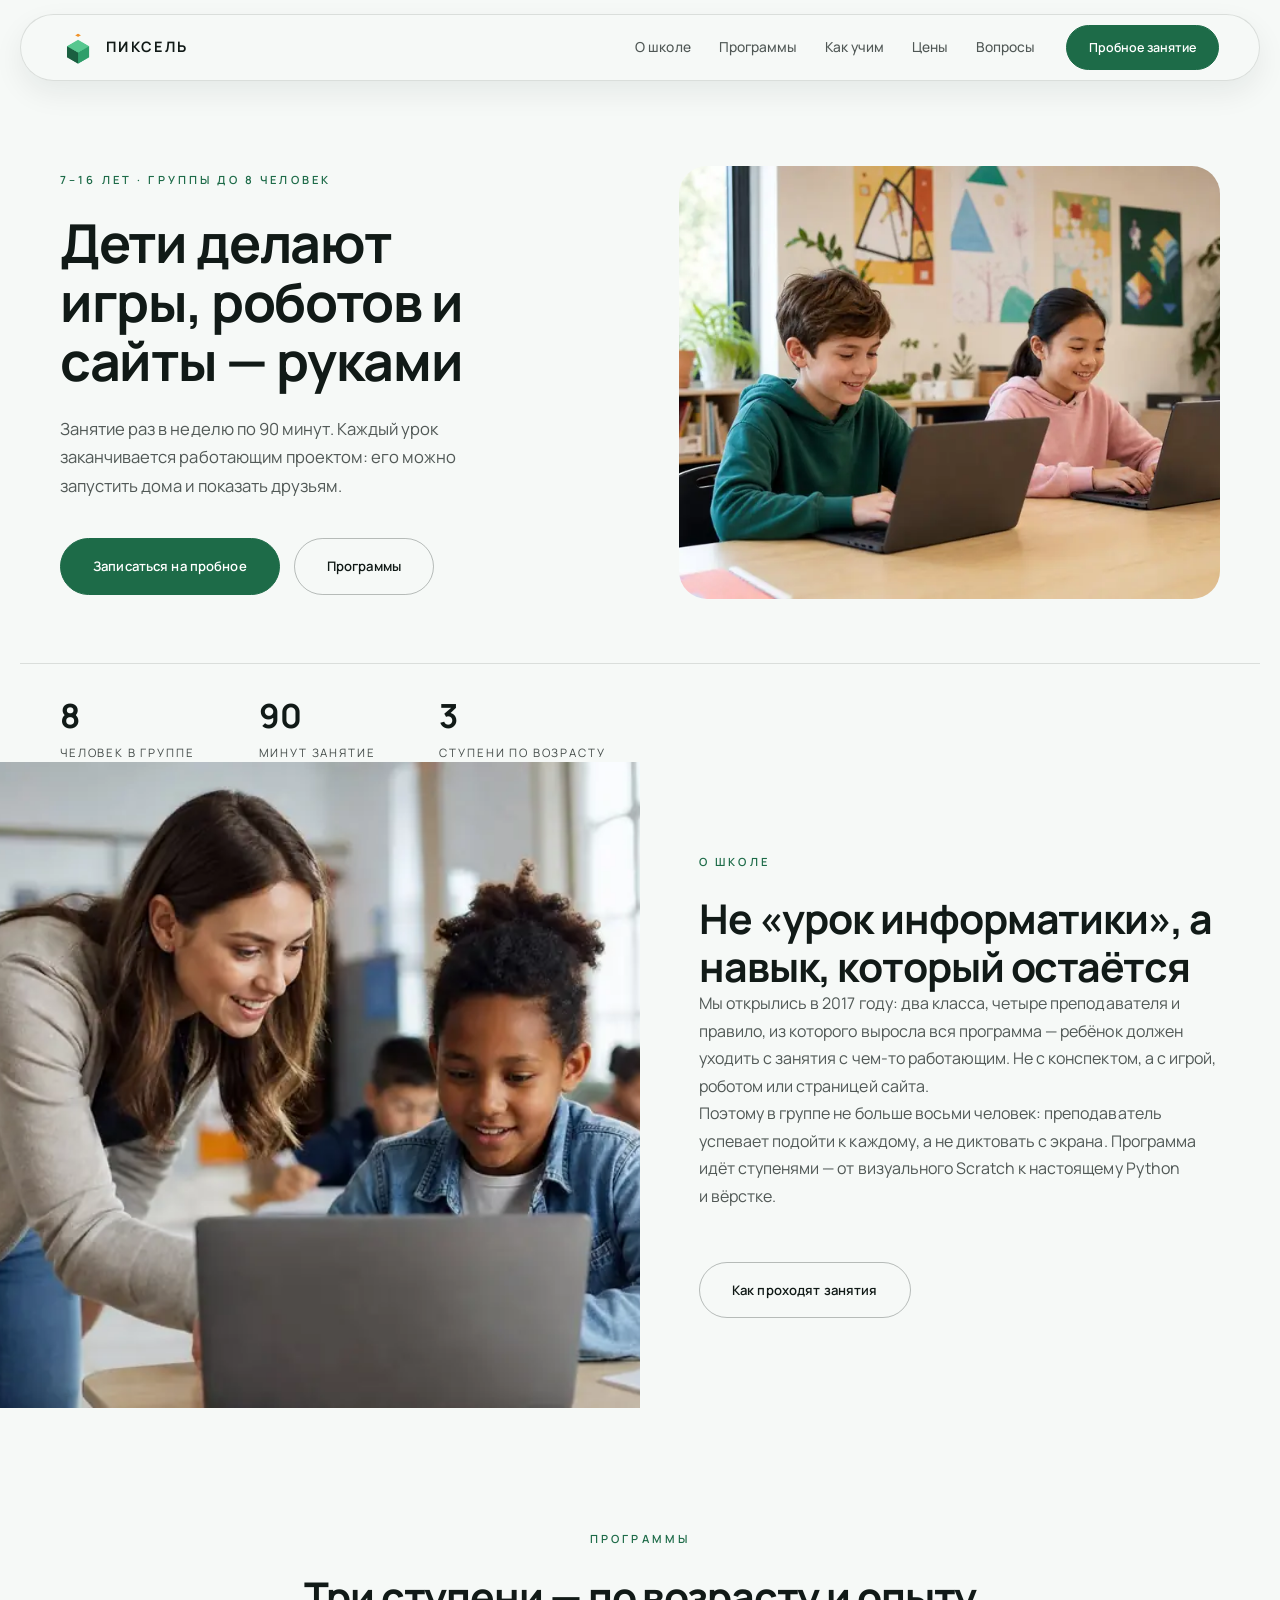
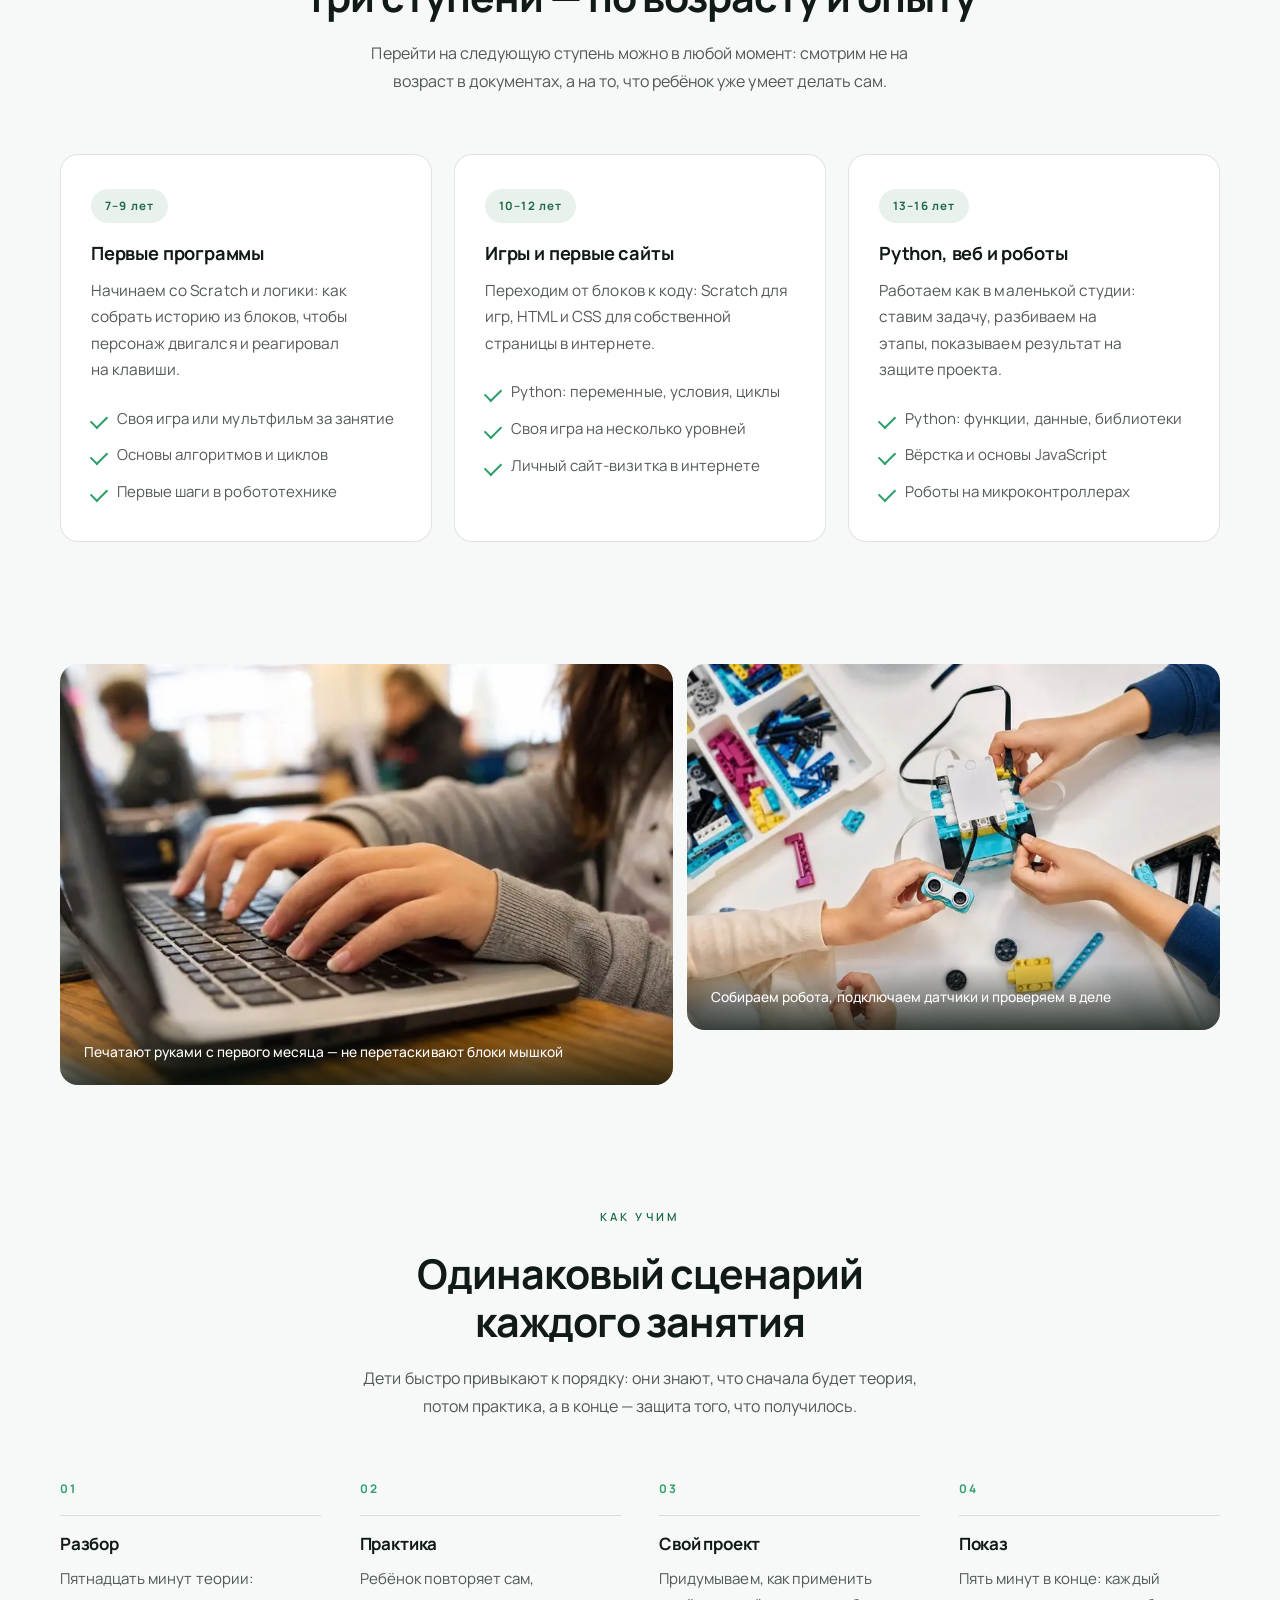
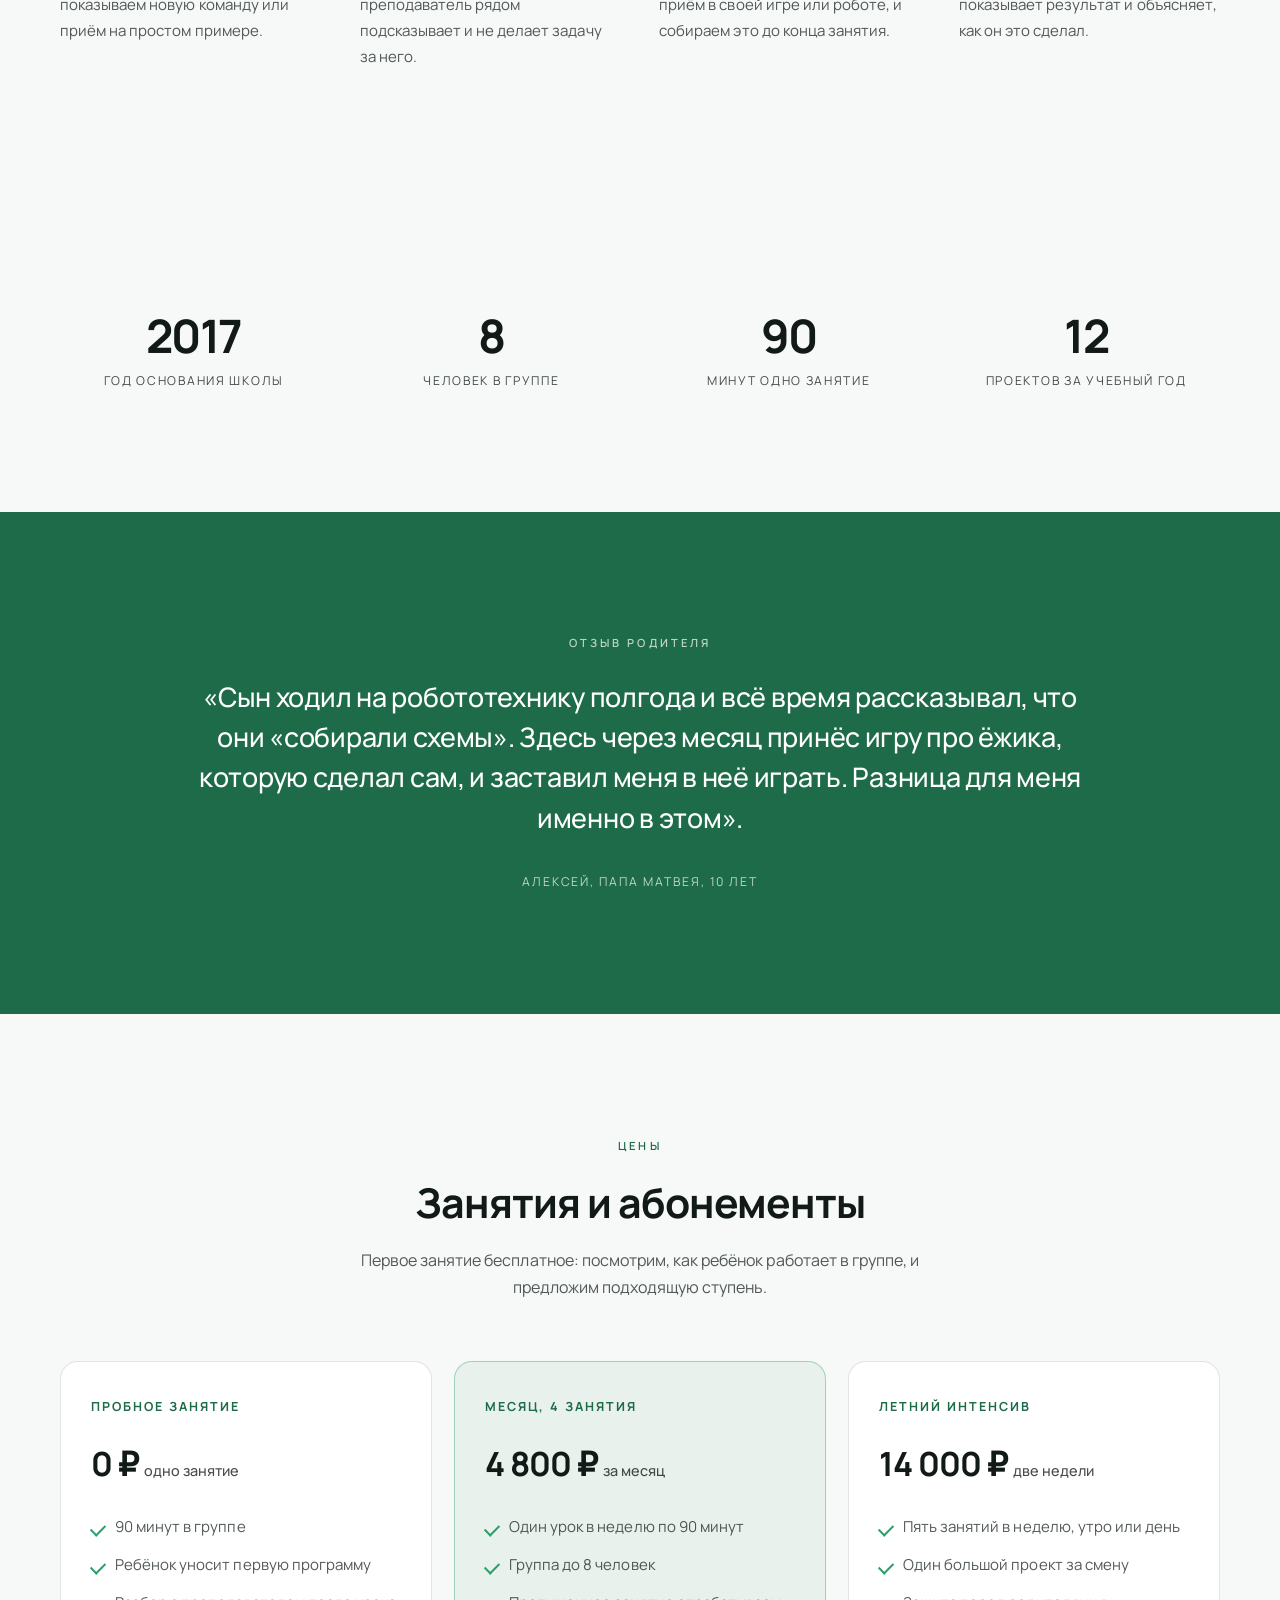
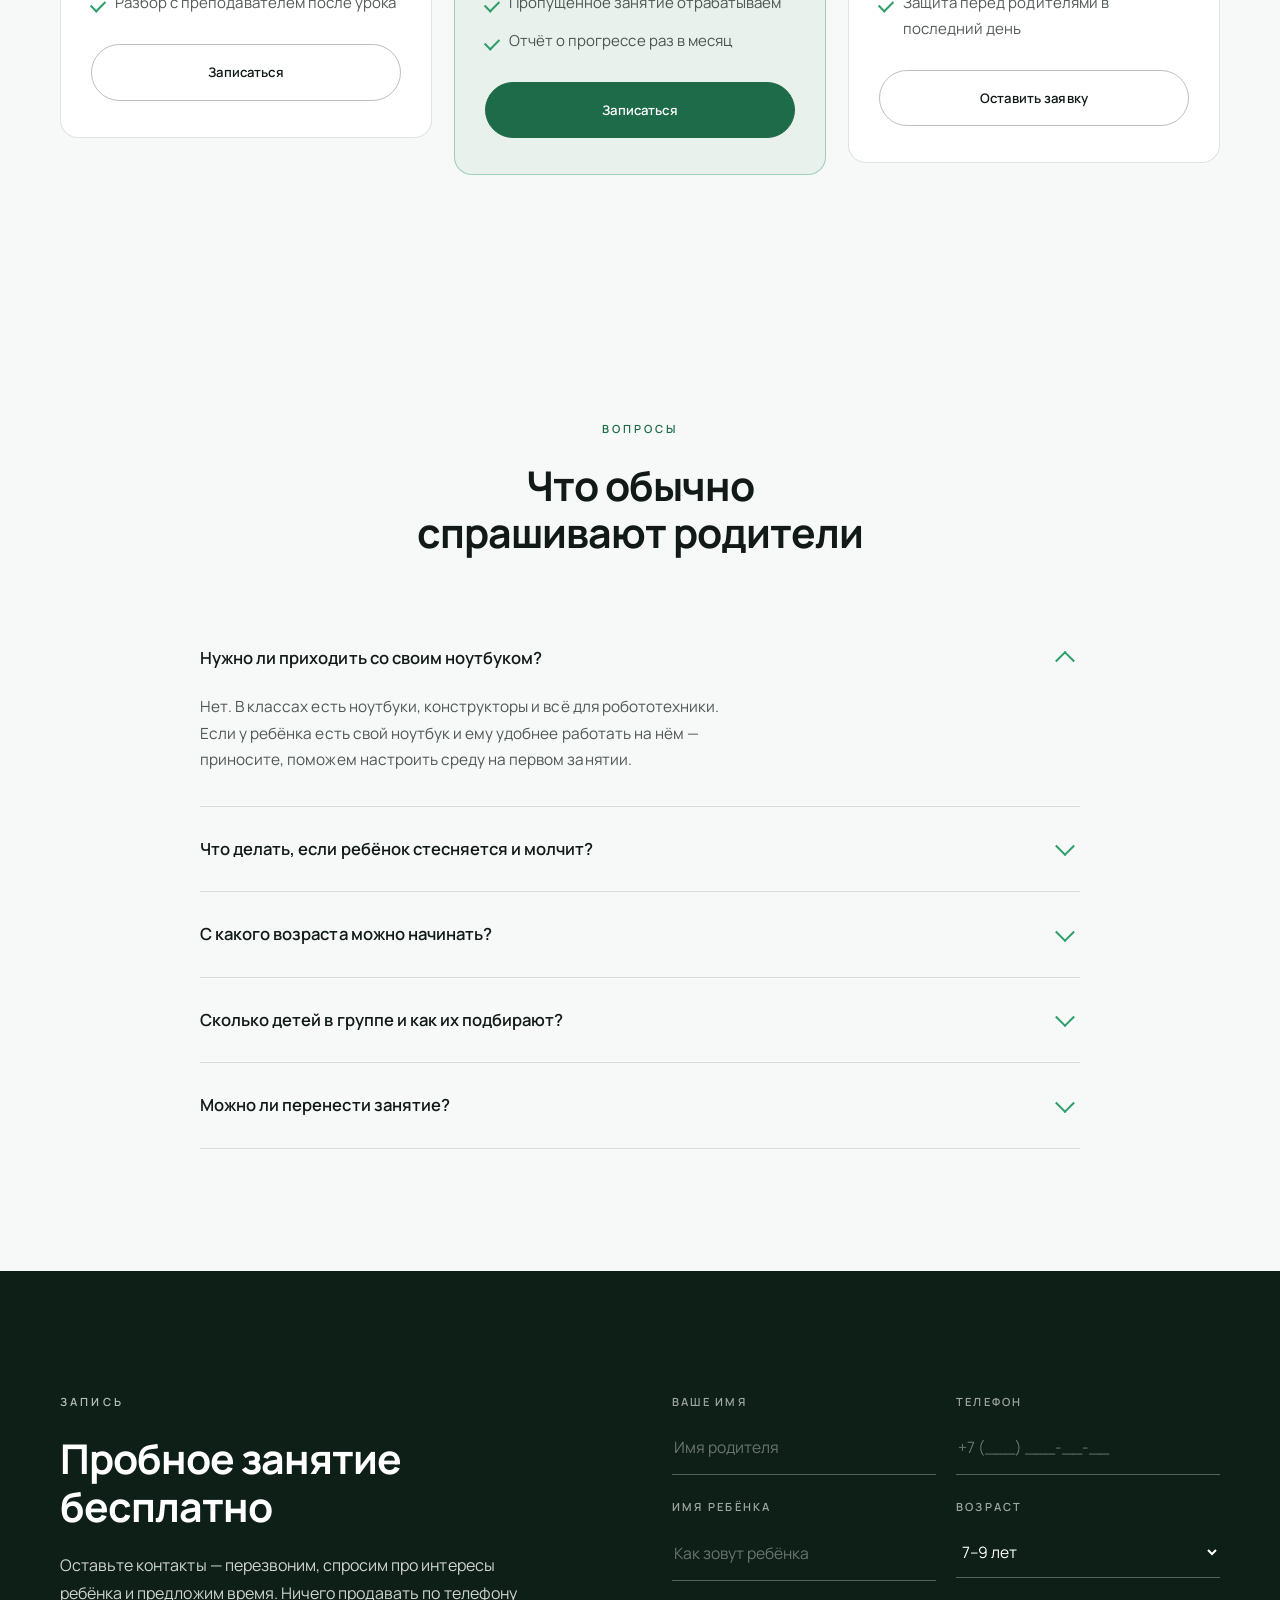
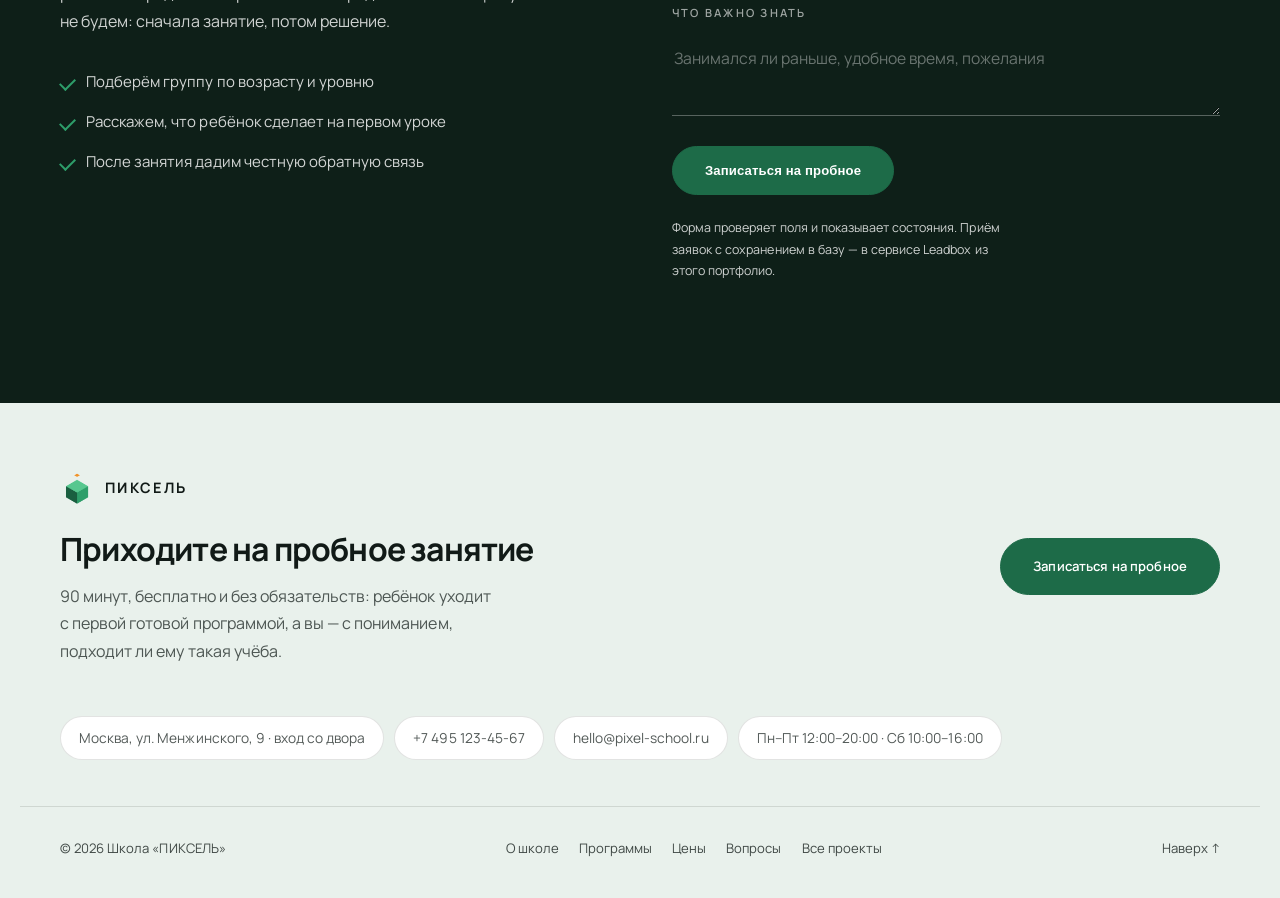
<file: pixel-kids.html>
<!DOCTYPE html>
<html lang="ru">
<head>
<meta charset="utf-8">
<meta name="viewport" content="width=device-width, initial-scale=1">
<title>ПИКСЕЛЬ — школа программирования и робототехники для детей 7–16 лет</title>
<meta name="description" content="Занятия раз в неделю по 90 минут: Scratch, Python, веб и робототехника. Группы до 8 человек, свой проект на каждом уроке.">
<meta property="og:url" content="https://sidiqovdilovar.github.io/landings/pixel-kids.html">
<meta property="og:image" content="https://sidiqovdilovar.github.io/landings/img/og/kids.jpg">
<meta property="og:image:width" content="1200">
<meta property="og:image:height" content="630">
<meta name="twitter:card" content="summary_large_image">
<meta name="twitter:image" content="https://sidiqovdilovar.github.io/landings/img/og/kids.jpg">
<meta name="author" content="Диловар Сидиков">
<meta name="theme-color" content="#2e9e6a">
<meta property="og:type" content="website">
<meta property="og:title" content="ПИКСЕЛЬ — школа программирования и робототехники для детей 7–16 лет">
<meta property="og:description" content="Занятия раз в неделю по 90 минут: Scratch, Python, веб и робототехника. Группы до 8 человек, свой проект на каждом уроке.">
<meta property="og:locale" content="ru_RU">
<link rel="icon" href="img/favicon-kids.png" type="image/png">
<link rel="canonical" href="https://sidiqovdilovar.github.io/landings/pixel-kids.html">
<link rel="preload" href="fonts/manrope-cyrillic.woff2" as="font" type="font/woff2" crossorigin>
<style>
  @font-face{font-family:'Manrope';font-style:normal;font-weight:200 800;font-display:swap;src:url('fonts/manrope-cyrillic.woff2') format('woff2');unicode-range:U+0301, U+0400-045F, U+0490-0491, U+04B0-04B1, U+2116}
  @font-face{font-family:'Manrope';font-style:normal;font-weight:200 800;font-display:swap;src:url('fonts/manrope-latin.woff2') format('woff2');unicode-range:U+0000-00FF, U+0131, U+0152-0153, U+02BB-02BC, U+02C6, U+02DA, U+02DC, U+0304, U+0308, U+0329, U+2000-206F, U+20AC, U+2122, U+2191, U+2193, U+2212, U+2215, U+FEFF, U+FFFD}
  @font-face{font-family:'Playfair Display';font-style:normal;font-weight:400 900;font-display:swap;src:url('fonts/playfair-cyrillic.woff2') format('woff2');unicode-range:U+0301, U+0400-045F, U+0490-0491, U+04B0-04B1, U+2116}
  @font-face{font-family:'Playfair Display';font-style:normal;font-weight:400 900;font-display:swap;src:url('fonts/playfair-latin.woff2') format('woff2');unicode-range:U+0000-00FF, U+0131, U+0152-0153, U+02BB-02BC, U+02C6, U+02DA, U+02DC, U+0304, U+0308, U+0329, U+2000-206F, U+20AC, U+2122, U+2191, U+2193, U+2212, U+2215, U+FEFF, U+FFFD}
  
  :root{
    --bg:#f6f9f7;
    --bg-2:#e9f1ec;
    --ink:#111a17;
    --ink-70:rgba(17,26,23,.72);
    --ink-55:rgba(17,26,23,.78);
    --green:#2e9e6a;
    --green-d:#1d6b48;
    --line:rgba(17,26,23,.12);
    --r:18px;
    /* вертикальный ритм: та же шкала, что на остальных страницах портфолио */
    --sec:clamp(88px,9.5vw,164px);
    --sec-sm:clamp(64px,7vw,104px);
    --gap:clamp(48px,4.6vw,80px);
  }
  *{box-sizing:border-box}
  html{scroll-behavior:smooth}
  body{
    margin:0;background:var(--bg);color:var(--ink);
    font-family:"Manrope","Helvetica Neue",Helvetica,Arial,sans-serif;
    font-size:16px;line-height:1.72;font-weight:400;letter-spacing:.002em;
    -webkit-font-smoothing:antialiased;
  }
  /* дружелюбный гротеск вместо антиквы: у детской школы другой характер */
  h1,h2,h3{
    margin:0;font-family:"Manrope",Arial,sans-serif;font-weight:700;
    line-height:1.16;letter-spacing:-.025em;text-wrap:balance;
  }
  h1{font-size:clamp(2.2rem,4.9vw,3.8rem);line-height:1.07}
  h2{font-size:clamp(1.75rem,3.2vw,2.7rem)}
  h3{font-size:1.14rem;letter-spacing:-.01em}
  p{margin:0;text-wrap:pretty}
  a{color:inherit;text-decoration:none}
  img{display:block;max-width:100%}
  picture{display:contents}
  .wrap{width:100%;max-width:1240px;margin:0 auto;padding:0 clamp(22px,3.4vw,40px)}
  .label{
    display:block;font-size:.7rem;letter-spacing:.28em;text-transform:uppercase;
    color:var(--green-d);margin-bottom:24px;font-weight:600;
  }
  .lead{color:var(--ink-70);max-width:60ch}
  .center{text-align:center}
  .center .lead{margin-inline:auto}
  .sec-head{max-width:680px;margin:0 auto var(--gap)}
  .sec-head .lead{margin-top:20px}
  ::selection{background:var(--green);color:#fff}
  :focus-visible{outline:2px solid var(--green-d);outline-offset:4px}

  .btn{
    display:inline-flex;align-items:center;justify-content:center;gap:10px;
    padding:16px 32px;border:1px solid var(--ink);border-radius:999px;
    font-size:.82rem;font-weight:600;letter-spacing:.01em;cursor:pointer;
    transition:background .4s cubic-bezier(.2,.7,.3,1),color .4s cubic-bezier(.2,.7,.3,1),
               border-color .4s cubic-bezier(.2,.7,.3,1),transform .4s cubic-bezier(.2,.7,.3,1);
  }
  .btn:hover{transform:translateY(-2px)}
  .btn--solid{background:var(--green-d);border-color:var(--green-d);color:#fff}
  .btn--solid:hover{background:var(--ink);border-color:var(--ink)}
  .btn--empty{border-color:rgba(17,26,23,.28)}
  .btn--empty:hover{background:var(--ink);border-color:var(--ink);color:#fff}
  .btn--light{border-color:rgba(255,255,255,.6);color:#fff}
  .btn--light:hover{background:#fff;border-color:#fff;color:var(--ink)}

  /* шапка: светлая капсула поверх страницы */
  .top{position:fixed;top:14px;left:0;right:0;z-index:40}
  .top__in{
    display:flex;align-items:center;gap:30px;
    background:rgba(246,249,247,.94);
    -webkit-backdrop-filter:blur(12px);backdrop-filter:blur(12px);
    border:1px solid var(--line);border-radius:999px;
    padding:10px clamp(22px,3.4vw,40px);
    box-shadow:0 12px 30px rgba(17,26,23,.07);
    transition:box-shadow .45s cubic-bezier(.2,.7,.3,1),background .45s;
  }
  .top.is-stuck .top__in{box-shadow:0 18px 38px rgba(17,26,23,.13);background:rgba(246,249,247,.99)}
  .brand{
    display:flex;align-items:center;gap:11px;color:var(--ink);font-weight:700;
    letter-spacing:.16em;font-size:.9rem;text-transform:uppercase;white-space:nowrap;
  }
  .top .nav{display:flex;gap:28px;margin-left:auto}
  .top .nav a{
    color:var(--ink-70);font-size:.86rem;font-weight:500;padding:6px 0;
    border-bottom:1px solid transparent;transition:color .3s,border-color .3s;
  }
  .top .nav a:hover{color:var(--ink);border-color:var(--green)}
  .top__cta{
    color:#fff;font-size:.78rem;font-weight:600;background:var(--green-d);
    border:1px solid var(--green-d);border-radius:999px;padding:11px 22px;transition:.35s;
  }
  .top__cta:hover{background:var(--ink);border-color:var(--ink)}
  .burger{display:none;width:44px;height:44px;border:1px solid var(--line);border-radius:50%;background:#fff;cursor:pointer;position:relative}
  .burger span{position:absolute;left:12px;right:12px;height:2px;border-radius:2px;background:var(--ink);transition:transform .3s}
  .burger span:nth-child(1){top:17px}
  .burger span:nth-child(2){top:24px}
  .burger[aria-expanded="true"] span:nth-child(1){transform:translateY(3.5px) rotate(45deg)}
  .burger[aria-expanded="true"] span:nth-child(2){transform:translateY(-3.5px) rotate(-45deg)}

  /* первый экран: текст слева, снимок в скруглённой рамке справа */
  .hero{padding:clamp(120px,13vw,168px) 0 0;background:var(--bg)}
  .hero__grid{display:grid;grid-template-columns:1.02fr .98fr;gap:clamp(30px,4.4vw,70px);align-items:center}
  .hero h1{font-size:clamp(2rem,4.3vw,3.35rem);line-height:1.1}
  .hero .label{color:var(--green-d)}
  .hero p{color:var(--ink-70);max-width:44ch;margin-top:24px;font-size:1.04rem}
  .hero__cta{margin-top:38px;display:flex;flex-wrap:wrap;gap:14px}
  .hero__pic{border-radius:28px;overflow:hidden;aspect-ratio:5/4;background:var(--bg-2)}
  .hero__pic img{width:100%;height:100%;object-fit:cover}
  .hero__marks{
    display:flex;gap:clamp(30px,5vw,76px);margin-top:clamp(42px,5vw,72px);
    padding-top:34px;border-top:1px solid var(--line);
  }
  .hero__marks b{display:block;font-size:clamp(1.7rem,2.6vw,2.1rem);font-weight:700;line-height:1.1}
  .hero__marks span{display:block;margin-top:8px;font-size:.72rem;letter-spacing:.16em;text-transform:uppercase;color:var(--ink-55)}

  section{padding:var(--sec) 0}
  /* полосы «фото + текст»: фотография прижата к краю окна, текст — по общей сетке страницы */
  .splitb{position:relative;padding:0}
  .splitb__bg{position:absolute;inset:0 50% 0 0;overflow:hidden;background:#e9e4dc}
  .splitb__bg img{width:100%;height:100%;object-fit:cover;display:block}
  .splitb__grid{display:grid;grid-template-columns:1fr 1fr}
  .splitb__text{grid-column:2;padding:var(--sec-sm) 0 var(--sec-sm) clamp(34px,4.6vw,76px)}
  .splitb--rev .splitb__bg{inset:0 0 0 50%}
  .splitb--rev .splitb__text{grid-column:1;padding:var(--sec-sm) clamp(34px,4.6vw,76px) var(--sec-sm) 0}
  @media (max-width:900px){
    .splitb__bg,.splitb--rev .splitb__bg{position:relative;inset:auto;height:clamp(230px,50vw,380px)}
    .splitb__grid{grid-template-columns:1fr}
    .splitb__text,.splitb--rev .splitb__text{grid-column:1;padding:clamp(40px,7vw,64px) 0 0}
  }

  section[id],main[id]{scroll-margin-top:96px}
  .band{padding:0}

  /* о школе */
  .split{display:grid;grid-template-columns:1fr 1fr;align-items:center}
  .split__text{padding:0 clamp(40px,6.4vw,96px)}
  .split__text .lead{margin-top:24px}
  .split__text .lead + .lead{margin-top:18px}
  .about__cta{margin-top:clamp(34px,4vw,52px)}
  .pic{overflow:hidden;background:var(--bg-2)}
  .pic img{width:100%;height:100%;object-fit:cover;transition:transform 1.2s cubic-bezier(.2,.7,.3,1)}
  .pic:hover img{transform:scale(1.04)}
  .band .pic{aspect-ratio:4/3}

  /* программы */
  .cards{display:grid;grid-template-columns:repeat(3,1fr);gap:22px}
  .card{
    background:#fff;border:1px solid var(--line);border-radius:var(--r);
    padding:34px 30px 36px;display:flex;flex-direction:column;
    transition:transform .5s cubic-bezier(.2,.7,.3,1),box-shadow .5s,border-color .5s;
  }
  .card:hover{transform:translateY(-6px);box-shadow:0 22px 44px rgba(17,26,23,.09);border-color:rgba(46,158,106,.45)}
  .card__age{
    display:inline-block;align-self:flex-start;background:var(--bg-2);color:var(--green-d);
    font-size:.72rem;font-weight:700;letter-spacing:.1em;padding:7px 14px;border-radius:999px;
  }
  .card h3{margin-top:20px}
  .card p{margin-top:14px;color:var(--ink-70);font-size:.96rem}
  .card ul{margin:22px 0 0;padding:0;list-style:none;display:grid;gap:11px}
  .card li{position:relative;padding-left:26px;font-size:.94rem;color:var(--ink-70)}
  .card li::before{
    content:"";position:absolute;left:0;top:9px;width:14px;height:8px;
    border-left:2px solid var(--green);border-bottom:2px solid var(--green);transform:rotate(-45deg);
  }

  /* фотополоса */
  .duo{display:grid;grid-template-columns:1.15fr 1fr;gap:14px}
  .duo figure{margin:0;position:relative;overflow:hidden;border-radius:var(--r);background:var(--bg-2);aspect-ratio:16/11}
  .duo img{width:100%;height:100%;object-fit:cover;transition:transform 1.2s cubic-bezier(.2,.7,.3,1)}
  .duo figure:hover img{transform:scale(1.045)}
  .duo figcaption{position:absolute;left:0;right:0;bottom:0;padding:22px 24px;background:linear-gradient(transparent,rgba(9,20,15,.78));color:#fff;font-size:.86rem;font-weight:500}

  /* как учим: шаги */
  .steps{display:grid;grid-template-columns:repeat(4,1fr);gap:clamp(26px,3vw,44px)}
  .step b{display:block;font-size:.74rem;font-weight:700;letter-spacing:.18em;color:var(--green)}
  .step h3{margin-top:16px;padding-top:18px;border-top:1px solid var(--line);font-size:1.06rem}
  .step p{margin-top:12px;color:var(--ink-70);font-size:.94rem}

  /* цифры */
  .numbers{display:grid;grid-template-columns:repeat(4,1fr);gap:30px;text-align:center}
  .numbers b{display:block;font-size:clamp(2.2rem,3.6vw,3.1rem);font-weight:700;line-height:1;letter-spacing:-.03em}
  .numbers span{display:block;margin-top:12px;font-size:.76rem;letter-spacing:.14em;text-transform:uppercase;color:var(--ink-55);line-height:1.6}

  /* отзыв */
  .quote-band{background:var(--green-d);color:#fff}
  .quote{max-width:900px;margin:0 auto;text-align:center}
  .quote p{font-size:clamp(1.2rem,2.1vw,1.72rem);line-height:1.5;font-weight:500;letter-spacing:-.01em}
  .quote footer{margin-top:34px;font-size:.76rem;letter-spacing:.16em;text-transform:uppercase;color:rgba(255,255,255,.72)}
  .quote-band .label{color:rgba(255,255,255,.7)}

  /* цены */
  .prices{display:grid;grid-template-columns:repeat(3,1fr);gap:22px;align-items:start}
  .price{
    background:#fff;border:1px solid var(--line);border-radius:var(--r);padding:34px 30px 36px;
  }
  .price--best{background:var(--bg-2);border-color:rgba(46,158,106,.4)}
  .price__name{font-size:.78rem;font-weight:700;letter-spacing:.16em;text-transform:uppercase;color:var(--green-d)}
  .price__sum{margin-top:18px;font-size:clamp(1.9rem,2.6vw,2.3rem);font-weight:700;letter-spacing:-.03em}
  .price__sum em{font-style:normal;font-size:.9rem;font-weight:500;color:var(--ink-55);letter-spacing:0}
  .price ul{margin:22px 0 28px;padding:0;list-style:none;display:grid;gap:12px}
  .price li{position:relative;padding-left:24px;font-size:.94rem;color:var(--ink-70)}
  .price li::before{content:"";position:absolute;left:0;top:10px;width:12px;height:7px;border-left:2px solid var(--green);border-bottom:2px solid var(--green);transform:rotate(-45deg)}
  .price .btn{width:100%}

  /* вопросы */
  .faq{max-width:880px;margin:0 auto}
  .faq details{border-bottom:1px solid var(--line);padding:6px 0}
  .faq summary{
    list-style:none;cursor:pointer;padding:22px 44px 22px 0;position:relative;
    font-size:1.04rem;font-weight:600;transition:color .3s;
  }
  .faq summary::-webkit-details-marker{display:none}
  .faq summary:hover{color:var(--green-d)}
  .faq summary::after{
    content:"";position:absolute;right:8px;top:50%;width:12px;height:12px;
    border-right:2px solid var(--green);border-bottom:2px solid var(--green);
    transform:translateY(-70%) rotate(45deg);transition:transform .35s cubic-bezier(.2,.7,.3,1);
  }
  .faq details[open] summary::after{transform:translateY(-30%) rotate(225deg)}
  .faq p{padding:0 60px 26px 0;color:var(--ink-70);font-size:.96rem;max-width:68ch}

  /* запись */
  .signup{background:#0e1f18;color:#fff}
  .signup__in{display:grid;grid-template-columns:1fr 1fr;gap:clamp(44px,5vw,90px);align-items:start}
  .signup .label{color:rgba(255,255,255,.7)}
  .signup h2{color:#fff}
  .signup p{color:rgba(255,255,255,.8);margin-top:22px;max-width:46ch}
  .signup__list{margin:34px 0 0;padding:0;list-style:none;display:grid;gap:14px}
  .signup__list li{position:relative;padding-left:26px;font-size:.94rem;color:rgba(255,255,255,.82)}
  .signup__list li::before{content:"";position:absolute;left:0;top:9px;width:13px;height:7px;border-left:2px solid var(--green);border-bottom:2px solid var(--green);transform:rotate(-45deg)}
  form .row{display:grid;grid-template-columns:1fr 1fr;gap:20px}
  .field{margin-bottom:22px}
  label{display:block;font-size:.7rem;letter-spacing:.2em;text-transform:uppercase;color:rgba(255,255,255,.6);margin-bottom:10px;font-weight:600}
  input,select,textarea{
    width:100%;padding:13px 2px;font:inherit;font-weight:400;font-size:.98rem;color:#fff;
    background:transparent;border:0;border-bottom:1px solid rgba(255,255,255,.3);border-radius:0;
    transition:border-color .4s cubic-bezier(.2,.7,.3,1);
  }
  input::placeholder,textarea::placeholder{color:rgba(255,255,255,.38)}
  input:focus,select:focus,textarea:focus{outline:none;border-bottom-color:var(--green);box-shadow:0 0 0 3px rgba(46,158,106,.34)}
  textarea{min-height:84px;resize:vertical}
  select option{color:#111a17}
  .form__note{font-size:.78rem;color:rgba(255,255,255,.5);margin-top:16px}
  .form__ok{display:none;margin-top:18px;padding:14px 18px;border:1px solid var(--green);border-radius:12px;color:#dff3e8;font-size:.92rem}
  .form__ok.is-visible{display:block}

  /* подвал: зелёная полоса с приглашением и контактами-чипами */
  footer.foot{background:var(--bg-2);padding:0 0 34px}
  .foot__top h2{margin-top:22px}
  .foot__top{
    display:grid;grid-template-columns:1.2fr auto;gap:clamp(24px,4vw,60px);align-items:center;
    padding-top:clamp(44px,5vw,72px);padding-bottom:clamp(34px,4vw,52px);
  }
  .foot__top h2{font-size:clamp(1.4rem,2.6vw,2rem)}
  .foot__top p{margin-top:14px;color:var(--ink-70);max-width:44ch}
  .foot__chips{display:flex;flex-wrap:wrap;gap:10px;padding-bottom:clamp(30px,4vw,46px);border-bottom:1px solid var(--line)}
  @media (max-width:760px){.top__in{width:auto;margin-left:14px;margin-right:14px;padding-left:8px;padding-right:8px}}
  .foot__chips a,.foot__chips span{
    background:#fff;border:1px solid var(--line);border-radius:999px;padding:9px 18px;
    font-size:.86rem;color:var(--ink-70);transition:border-color .4s,color .4s,transform .4s;
  }
  .foot__chips a:hover{border-color:var(--green);color:var(--ink);transform:translateY(-2px)}
  .foot__base{
    display:flex;flex-wrap:wrap;gap:16px;justify-content:space-between;align-items:center;
    padding-top:26px;font-size:.82rem;color:var(--ink-55);
  }
  .foot__base nav{display:flex;flex-wrap:wrap;gap:20px}
  .foot__base a{transition:color .3s}
  .foot__base a:hover{color:var(--ink)}

  .reveal{opacity:0;transform:translateY(24px);transition:opacity 1s ease,transform 1s cubic-bezier(.2,.7,.3,1)}
  .reveal.in{opacity:1;transform:none}

  @media (max-width:1020px){
    .split{grid-template-columns:1fr}
    .split__text{padding:clamp(40px,7vw,64px) clamp(22px,5vw,40px) 0}
    .cards,.prices{grid-template-columns:1fr}
    .steps{grid-template-columns:1fr 1fr}
    .numbers{grid-template-columns:1fr 1fr;gap:34px}
    .duo{grid-template-columns:1fr}
    .signup__in{grid-template-columns:1fr}
    .hero__grid{grid-template-columns:1fr}
    .hero__marks{flex-wrap:wrap;gap:32px}
  }
  @media (max-width:760px){
    .top .nav{
      position:absolute;left:0;right:0;top:calc(100% + 10px);flex-direction:column;gap:0;margin:0;
      background:#0e1f18;max-height:0;overflow:hidden;border-radius:20px;
      box-shadow:0 24px 40px rgba(9,20,15,.35);
      transition:max-height .45s cubic-bezier(.2,.7,.3,1);
    }
    .top .nav.is-open{max-height:340px}
    .top .nav a{padding:17px 26px;border-bottom:1px solid rgba(255,255,255,.12);color:#fff}
    .top.is-stuck .nav a{color:#fff}
    .burger{display:block;margin-left:auto}
    .top__cta{display:none}
    .steps{grid-template-columns:1fr}
    .numbers{grid-template-columns:1fr 1fr}
    form .row{grid-template-columns:1fr}
    .hero__marks{gap:26px}
    .hero__marks b{font-size:1.4rem}
  }
  @media (prefers-reduced-motion:reduce){
    html{scroll-behavior:auto}
    .reveal{opacity:1;transform:none;transition:none}
    .btn:hover,.card:hover{transform:none}
    .pic:hover img,.duo figure:hover img{transform:none}
      /* при «меньше движения» гасим не только входные анимации, но и переходы при наведении */
    *,*::before,*::after{animation-duration:.01ms!important;animation-iteration-count:1!important;transition-duration:.01ms!important;scroll-behavior:auto!important}
  }

    /* цель нажатия в подвале — не меньше 24 px по высоте (WCAG 2.2 AA) на любом указателе */
  footer a{display:inline-block;padding-top:4px;padding-bottom:4px}
@media (max-width:760px){
    .label{font-size:.74rem}
    .hero__marks span,.numbers span,.format__meta,.price-note,.gallery figcaption,.foot__cap,
    .faculty li div > span,.quote-band footer,.cta__side dt,.top__utilin,.trip__meta span,
    .format__tag,.price__tag,.filters span{font-size:.72rem}
    footer a,.work__link,.sections a{display:inline-block;padding-top:9px;padding-bottom:9px}
    label{font-size:.78rem}
    .level b,.hero__barin span,.values span,.stats span,.trip__meta span,.level__code + b{font-size:.72rem}
    .top .nav a{display:block;padding-top:15px;padding-bottom:15px}

    .brand{padding-top:6px;padding-bottom:6px}
  
    footer a{padding-top:12px;padding-bottom:12px}
    .foot__nav a,footer nav a{padding-left:6px;padding-right:6px;margin-left:-6px;margin-right:-6px}
}

  /* заметная подсказка вместо молчаливого отказа формы */
  .is-error{border-color:#ffcbb8 !important;box-shadow:0 0 0 1px #ffcbb8}
  p.form__error{display:none;margin-top:16px;font-size:.9rem;color:#ffcbb8}
  .form__error.is-on{display:block}

  /* «к содержанию»: видно только при навигации с клавиатуры */
  .skip{position:fixed;left:16px;top:16px;z-index:999;padding:12px 18px;border-radius:2px;
    background:#14161a;color:#fff;font-size:.92rem;font-weight:600;text-decoration:none;
    transform:translateY(-280%);transition:transform .2s ease}
  .skip:focus{transform:none}

@media print{
    .skip{display:none!important}
    .term{display:none!important}
  }
  </style>
<noscript><style>.reveal{opacity:1!important;transform:none!important}</style></noscript>
</head>
<body>
<a class="skip" href="#top">Перейти к содержанию</a>

<header class="top" id="header">
  <div class="wrap top__in">
    <a class="brand" href="#top"><img decoding="async" src="img/logo-kids.png" alt="" width="34" height="34">Пиксель</a>
    <nav class="nav" id="nav" aria-label="Основное меню">
      <a href="#about">О школе</a>
      <a href="#programs">Программы</a>
      <a href="#how">Как учим</a>
      <a href="#prices">Цены</a>
      <a href="#faq">Вопросы</a>
    </nav>
    <a class="top__cta" href="#signup">Пробное занятие</a>
    <button class="burger" id="burger" aria-label="Меню" aria-expanded="false" aria-controls="nav" type="button">
      <span></span><span></span>
    </button>
  </div>
</header>

<main id="top" tabindex="-1">

  <!-- Первый экран -->
  <section class="hero">
    <div class="wrap hero__grid">
      <div class="hero__text">
        <span class="label">7–16 лет · группы до 8 человек</span>
        <h1>Дети делают игры, роботов и сайты — руками</h1>
        <p>Занятие раз в неделю по 90 минут. Каждый урок заканчивается работающим проектом: его можно запустить дома и показать друзьям.</p>
        <div class="hero__cta">
          <a class="btn btn--solid" href="#signup">Записаться на пробное</a>
          <a class="btn btn--empty" href="#programs">Программы</a>
        </div>
      </div>
      <div class="hero__pic">
        <picture><source srcset="img/kids-hero-480.webp 480w, img/kids-hero-800.webp 800w, img/kids-hero-1200.webp 1200w, img/kids-hero.webp 1536w" sizes="(max-width:620px) 90vw, (max-width:900px) 95vw, (max-width:1100px) 50vw, 40vw" type="image/webp"><img fetchpriority="high" decoding="async" src="img/kids-hero.jpg" alt="Дети занимаются на ноутбуках в светлом классе" width="1536" height="1024"></picture>
      </div>
    </div>
    <div class="wrap hero__marks">
      <div><b>8</b><span>человек в группе</span></div>
      <div><b>90</b><span>минут занятие</span></div>
      <div><b>3</b><span>ступени по возрасту</span></div>
    </div>
  </section>

  <!-- О школе -->
  <section id="about" class="band">
    <div class="splitb">
      <div class="splitb__bg"><picture><source srcset="img/kids-teacher-480.webp 480w, img/kids-teacher-800.webp 800w, img/kids-teacher.webp 1100w" sizes="(max-width:620px) 100vw, 50vw" type="image/webp"><img decoding="async" src="img/kids-teacher.jpg" alt="Преподаватель помогает ребёнку с заданием" loading="lazy" width="1100" height="733"></picture></div>
      <div class="wrap splitb__grid">
        <div class="splitb__text reveal">
        <span class="label">О школе</span>
        <h2>Не «урок информатики», а навык, который остаётся</h2>
        <p class="lead">Мы открылись в 2017 году: два класса, четыре преподавателя и правило, из которого выросла вся программа — ребёнок должен уходить с занятия с чем-то работающим. Не с конспектом, а с игрой, роботом или страницей сайта.</p>
        <p class="lead">Поэтому в группе не больше восьми человек: преподаватель успевает подойти к каждому, а не диктовать с экрана. Программа идёт ступенями — от визуального Scratch к настоящему Python и вёрстке.</p>
        <div class="about__cta"><a class="btn btn--empty" href="#how">Как проходят занятия</a></div>
      </div>
      </div>
    </div>
  </section>

  <!-- Программы -->
  <section id="programs">
    <div class="wrap">
      <div class="center reveal sec-head">
        <span class="label">Программы</span>
        <h2>Три ступени — по возрасту и опыту</h2>
        <p class="lead">Перейти на следующую ступень можно в любой момент: смотрим не на возраст в документах, а на то, что ребёнок уже умеет делать сам.</p>
      </div>

      <div class="cards">
        <article class="card reveal">
          <span class="card__age">7–9 лет</span>
          <h3>Первые программы</h3>
          <p>Начинаем со Scratch и логики: как собрать историю из блоков, чтобы персонаж двигался и реагировал на клавиши.</p>
          <ul>
            <li>Своя игра или мультфильм за занятие</li>
            <li>Основы алгоритмов и циклов</li>
            <li>Первые шаги в робототехнике</li>
          </ul>
        </article>

        <article class="card reveal">
          <span class="card__age">10–12 лет</span>
          <h3>Игры и первые сайты</h3>
          <p>Переходим от блоков к коду: Scratch для игр, HTML и CSS для собственной страницы в интернете.</p>
          <ul>
            <li>Python: переменные, условия, циклы</li>
            <li>Своя игра на несколько уровней</li>
            <li>Личный сайт-визитка в интернете</li>
          </ul>
        </article>

        <article class="card reveal">
          <span class="card__age">13–16 лет</span>
          <h3>Python, веб и роботы</h3>
          <p>Работаем как в маленькой студии: ставим задачу, разбиваем на этапы, показываем результат на защите проекта.</p>
          <ul>
            <li>Python: функции, данные, библиотеки</li>
            <li>Вёрстка и основы JavaScript</li>
            <li>Роботы на микроконтроллерах</li>
          </ul>
        </article>
      </div>
    </div>
  </section>

  <!-- Фотополоса -->
  <section class="band">
    <div class="wrap duo">
      <figure class="reveal">
        <picture><source srcset="img/kids-hands-480.webp 480w, img/kids-hands-800.webp 800w, img/kids-hands.webp 1000w" sizes="(max-width:620px) 90vw, (max-width:900px) 95vw, (max-width:1100px) 50vw, 45vw" type="image/webp"><img decoding="async" src="img/kids-hands.jpg" alt="Ребёнок печатает код на ноутбуке" loading="lazy" width="1000" height="666"></picture>
        <figcaption>Печатают руками с первого месяца — не перетаскивают блоки мышкой</figcaption>
      </figure>
      <figure class="reveal">
        <picture><source srcset="img/kids-robot-480.webp 480w, img/kids-robot-800.webp 800w, img/kids-robot.webp 1000w" sizes="(max-width:620px) 90vw, (max-width:900px) 95vw, (max-width:1100px) 45vw, 40vw" type="image/webp"><img decoding="async" src="img/kids-robot.jpg" alt="Дети собирают робота из образовательного набора" loading="lazy" width="1000" height="667"></picture>
        <figcaption>Собираем робота, подключаем датчики и проверяем в деле</figcaption>
      </figure>
    </div>
  </section>

  <!-- Как учим -->
  <section id="how">
    <div class="wrap">
      <div class="center reveal sec-head">
        <span class="label">Как учим</span>
        <h2>Одинаковый сценарий каждого занятия</h2>
        <p class="lead">Дети быстро привыкают к порядку: они знают, что сначала будет теория, потом практика, а в конце — защита того, что получилось.</p>
      </div>

      <div class="steps">
        <div class="step reveal">
          <b>01</b>
          <h3>Разбор</h3>
          <p>Пятнадцать минут теории: показываем новую команду или приём на простом примере.</p>
        </div>
        <div class="step reveal">
          <b>02</b>
          <h3>Практика</h3>
          <p>Ребёнок повторяет сам, преподаватель рядом подсказывает и не делает задачу за него.</p>
        </div>
        <div class="step reveal">
          <b>03</b>
          <h3>Свой проект</h3>
          <p>Придумываем, как применить приём в своей игре или роботе, и собираем это до конца занятия.</p>
        </div>
        <div class="step reveal">
          <b>04</b>
          <h3>Показ</h3>
          <p>Пять минут в конце: каждый показывает результат и объясняет, как он это сделал.</p>
        </div>
      </div>
    </div>
  </section>

  <!-- Цифры -->
  <section>
    <div class="wrap numbers">
      <div class="reveal"><b>2017</b><span>год основания школы</span></div>
      <div class="reveal"><b>8</b><span>человек в группе</span></div>
      <div class="reveal"><b>90</b><span>минут одно занятие</span></div>
      <div class="reveal"><b>12</b><span>проектов за учебный год</span></div>
    </div>
  </section>

  <!-- Отзыв -->
  <section class="quote-band">
    <div class="wrap reveal">
      <blockquote class="quote">
        <span class="label">Отзыв родителя</span>
        <p>«Сын ходил на робототехнику полгода и всё время рассказывал, что они «собирали схемы». Здесь через месяц принёс игру про ёжика, которую сделал сам, и заставил меня в неё играть. Разница для меня именно в этом».</p>
        <footer>Алексей, папа Матвея, 10 лет</footer>
      </blockquote>
    </div>
  </section>

  <!-- Цены -->
  <section id="prices">
    <div class="wrap">
      <div class="center reveal sec-head">
        <span class="label">Цены</span>
        <h2>Занятия и абонементы</h2>
        <p class="lead">Первое занятие бесплатное: посмотрим, как ребёнок работает в группе, и предложим подходящую ступень.</p>
      </div>

      <div class="prices">
        <article class="price reveal">
          <p class="price__name">Пробное занятие</p>
          <p class="price__sum">0 ₽ <em>одно занятие</em></p>
          <ul>
            <li>90 минут в группе</li>
            <li>Ребёнок уносит первую программу</li>
            <li>Разбор с преподавателем после урока</li>
          </ul>
          <a class="btn btn--empty" href="#signup">Записаться</a>
        </article>

        <article class="price price--best reveal">
          <p class="price__name">Месяц, 4 занятия</p>
          <p class="price__sum">4 800 ₽ <em>за месяц</em></p>
          <ul>
            <li>Один урок в неделю по 90 минут</li>
            <li>Группа до 8 человек</li>
            <li>Пропущенное занятие отрабатываем</li>
            <li>Отчёт о прогрессе раз в месяц</li>
          </ul>
          <a class="btn btn--solid" href="#signup">Записаться</a>
        </article>

        <article class="price reveal">
          <p class="price__name">Летний интенсив</p>
          <p class="price__sum">14 000 ₽ <em>две недели</em></p>
          <ul>
            <li>Пять занятий в неделю, утро или день</li>
            <li>Один большой проект за смену</li>
            <li>Защита перед родителями в последний день</li>
          </ul>
          <a class="btn btn--empty" href="#signup">Оставить заявку</a>
        </article>
      </div>
    </div>
  </section>

  <!-- Вопросы -->
  <section id="faq">
    <div class="wrap">
      <div class="center reveal sec-head">
        <span class="label">Вопросы</span>
        <h2>Что обычно спрашивают родители</h2>
      </div>

      <div class="faq reveal">
        <details open>
          <summary>Нужно ли приходить со своим ноутбуком?</summary>
          <p>Нет. В классах есть ноутбуки, конструкторы и всё для робототехники. Если у ребёнка есть свой ноутбук и ему удобнее работать на нём — приносите, поможем настроить среду на первом занятии.</p>
        </details>
        <details>
          <summary>Что делать, если ребёнок стесняется и молчит?</summary>
          <p>Это встречается часто, поэтому группы набираем маленькими: в них проще заговорить. Первые занятия преподаватель даёт задачи, где ответ не нужен словами — результат видно на экране. Обычно к третьему уроку дети начинают спрашивать сами.</p>
        </details>
        <details>
          <summary>С какого возраста можно начинать?</summary>
          <p>С семи лет — при условии, что ребёнок уверенно читает. До этого Scratch и робототехника даются тяжело: нужно читать блоки и подписи. Если сомневаетесь, приходите на пробное занятие: преподаватель скажет честно, готов ли ребёнок к программе или стоит подождать год.</p>
        </details>
        <details>
          <summary>Сколько детей в группе и как их подбирают?</summary>
          <p>До восьми человек. Подбираем по возрасту и уровню: смотрим, занимался ребёнок раньше и что уже умеет делать самостоятельно. Если по уровню ребёнок сильно опережает группу, предложим ступень выше.</p>
        </details>
        <details>
          <summary>Можно ли перенести занятие?</summary>
          <p>Да. Если предупредить хотя бы за день, занятие не сгорает: подберём другую группу на той же ступени или добавим урок в конце месяца. Заболели всей семьёй — просто напишите, решим без штрафов.</p>
        </details>
      </div>
    </div>
  </section>

  <!-- Запись -->
  <section class="signup" id="signup">
    <div class="wrap signup__in">
      <div class="reveal">
        <span class="label">Запись</span>
        <h2>Пробное занятие бесплатно</h2>
        <p>Оставьте контакты — перезвоним, спросим про интересы ребёнка и предложим время. Ничего продавать по телефону не будем: сначала занятие, потом решение.</p>
        <ul class="signup__list">
          <li>Подберём группу по возрасту и уровню</li>
          <li>Расскажем, что ребёнок сделает на первом уроке</li>
          <li>После занятия дадим честную обратную связь</li>
        </ul>
      </div>

      <form id="book" novalidate class="reveal">
        <div class="row">
          <div class="field">
            <label for="parent">Ваше имя</label>
            <input id="parent" name="parent" type="text" placeholder="Имя родителя" required maxlength="80">
          </div>
          <div class="field">
            <label for="phone">Телефон</label>
            <input id="phone" name="phone" type="tel" placeholder="+7 (___) ___-__-__" required autocomplete="tel" maxlength="18">
          </div>
        </div>
        <div class="row">
          <div class="field">
            <label for="kid">Имя ребёнка</label>
            <input id="kid" name="kid" type="text" placeholder="Как зовут ребёнка" maxlength="80">
          </div>
          <div class="field">
            <label for="age">Возраст</label>
            <select id="age" name="age">
              <option>7–9 лет</option>
              <option>10–12 лет</option>
              <option>13–16 лет</option>
            </select>
          </div>
        </div>
        <div class="field">
          <label for="msg">Что важно знать</label>
          <textarea id="msg" name="msg" placeholder="Занимался ли раньше, удобное время, пожелания" maxlength="600"></textarea>
        </div>
        <button class="btn btn--solid" type="submit">Записаться на пробное</button>
        <p class="form__note">Форма проверяет поля и показывает состояния. Приём заявок с сохранением в базу — в сервисе Leadbox из этого портфолио.</p>
        <p class="form__ok" id="ok">Спасибо! Заявка принята.</p>
      </form>
    </div>
  </section>

</main>

<footer class="foot">
  <div class="wrap foot__top">
    <div>
      <a class="brand" href="#top"><img decoding="async" src="img/logo-kids.png" alt="" width="34" height="34">Пиксель</a>
      <h2>Приходите на пробное занятие</h2>
      <p>90 минут, бесплатно и без обязательств: ребёнок уходит с первой готовой программой, а вы — с пониманием, подходит ли ему такая учёба.</p>
    </div>
    <a class="btn btn--solid" href="#signup">Записаться на пробное</a>
  </div>
  <div class="wrap foot__chips">
    <span>Москва, ул. Менжинского, 9 · вход со двора</span>
    <a href="tel:+74951234567">+7 495 123-45-67</a>
    <a href="mailto:hello@pixel-school.ru">hello@pixel-school.ru</a>
    <span>Пн–Пт 12:00–20:00 · Сб 10:00–16:00</span>
  </div>
  <div class="wrap foot__base">
    <span>© <span id="year"></span> Школа «ПИКСЕЛЬ»</span>
    <nav aria-label="Меню в подвале"><a href="#about">О школе</a><a href="#programs">Программы</a><a href="#prices">Цены</a><a href="#faq">Вопросы</a><a href="showcase.html">Все проекты</a></nav>
    <a href="#top">Наверх ↑</a>
  </div>
</footer>

<script>
  var burger = document.getElementById('burger');
  var nav = document.getElementById('nav');
  burger.addEventListener('click', function () {
    var open = nav.classList.toggle('is-open');
    burger.setAttribute('aria-expanded', open);
  });
  nav.addEventListener('click', function (e) {
    if (e.target.tagName === 'A') {
      nav.classList.remove('is-open');
      burger.setAttribute('aria-expanded', 'false');
    }
  });

  // шапка: прозрачная поверх фото, дальше — светлая плашка
  var header = document.getElementById('header');
  var hero = document.querySelector('.hero');
  var ticking = false;
  function onScroll() {
    header.classList.toggle('is-stuck', window.scrollY >= hero.offsetHeight - 90);
  }
  onScroll();
  window.addEventListener('scroll', function () {
    if (ticking) return;
    ticking = true;
    requestAnimationFrame(function () { onScroll(); ticking = false; });
  }, { passive: true });

  var items = document.querySelectorAll('.reveal');
  if ('IntersectionObserver' in window) {
    var io = new IntersectionObserver(function (entries) {
      entries.forEach(function (entry) {
        if (entry.isIntersecting) { entry.target.classList.add('in'); io.unobserve(entry.target); }
      });
    }, { threshold: 0.12 });
    items.forEach(function (el) { io.observe(el); });
  } else {
    items.forEach(function (el) { el.classList.add('in'); });
  }

  // ==== ввод телефона и почты: ограничение, маска, проверка формата ====
  function digitsOnly(v) { return v.replace(/\D/g, ''); }
  function ruFormat(d) {
    if (!d) return '';
    if (d.charAt(0) !== '7') return '+' + d.slice(0, 15);   // иностранный номер оставляем как есть
    var out = '+7', r = d.slice(1);
    if (r) out += ' (' + r.slice(0, 3);
    if (r.length >= 3) out += ')';
    if (r.length > 3) out += ' ' + r.slice(3, 6);
    if (r.length > 6) out += '-' + r.slice(6, 8);
    if (r.length > 8) out += '-' + r.slice(8, 10);
    return out;
  }
  // 8… и 9… приводим к +7…, лишние цифры (больше 11) отбрасываем
  function ruDigits(raw) {
    var d = digitsOnly(raw);
    if (d.charAt(0) === '8') d = '7' + d.slice(1);
    else if (d.charAt(0) === '9') d = '7' + d;
    return d.slice(0, 11);
  }
  // каретка: в конец, если печатают/вставляют в конец; иначе — за той же цифрой
  function putCaret(el, res, left, atEnd) {
    el.value = res;
    var i;
    if (atEnd) { i = res.length; }
    else {
      i = 0; var seen = 0;
      while (i < res.length && seen < left) { if (/\d/.test(res.charAt(i))) seen++; i++; }
      while (i < res.length && !/\d/.test(res.charAt(i))) i++;
    }
    try { el.setSelectionRange(i, i); } catch (e) {}
  }
  function applyPhoneMask(el) {
    var raw = el.value;
    var caret = el.selectionStart === null ? raw.length : el.selectionStart;
    var left = digitsOnly(raw.slice(0, caret)).length;
    var res = ruFormat(ruDigits(raw));
    if (res !== raw) putCaret(el, res, left, caret >= raw.length);
  }
  function maskPhone(el) {
    if (!el) return;
    el.setAttribute('maxlength', '18');
    el.addEventListener('input', function () { applyPhoneMask(el); });
  }
  // «+7 или @username»: два режима в одном поле
  function maskContact(el) {
    if (!el) return;
    el.setAttribute('maxlength', '64');
    el.addEventListener('input', function () {
      if (el.value.replace(/\s/g, '').charAt(0) === '@') {
        var nick = '@' + el.value.replace(/\s/g, '').slice(1).replace(/[^A-Za-z0-9_]/g, '').slice(0, 32);
        if (nick !== el.value) el.value = nick;
        return;
      }
      applyPhoneMask(el);
    });
  }
  function phoneOk(v) {
    var d = digitsOnly(v);
    if (d.charAt(0) === '7' || d.charAt(0) === '8') return d.length === 11;
    return d.length >= 10 && d.length <= 15;
  }
  function contactOk(v) {
    if (v.charAt(0) === '@') return /^@[A-Za-z0-9_]{4,32}$/.test(v);
    return phoneOk(v);
  }
  function trimSpaces(el) {
    if (!el) return;
    el.addEventListener('input', function () {
      var v = el.value.replace(/\s+/g, '');
      if (v !== el.value) el.value = v;
    });
  }
  function emailOk(v) {
    if (v.length > 254) return false;
    var m = /^([^\s@]{1,64})@([^\s@]+\.[A-Za-z]{2,24})$/.exec(v);
    if (!m) return false;
    if (/^\.|\.$|\.\./.test(m[1])) return false;
    if (/\.\./.test(m[2])) return false;
    return /^[A-Za-z0-9](?:[A-Za-z0-9-]*[A-Za-z0-9])?(?:\.[A-Za-z0-9](?:[A-Za-z0-9-]*[A-Za-z0-9])?)+$/.test(m[2]);
  }
  // ==== конец блока форматирования ====

  maskPhone(document.getElementById('phone'));

  var formEl = document.getElementById('book');

  // подсветка незаполненных и неверно заполненных полей
  var FORMATS = {phone: phoneOk};
  var NOTE_EMPTY = 'Заполните имя и телефон — перезвоним и подберём группу.';
  var NOTE_FORMAT = 'Проверьте номер телефона: нужно 11 цифр, например +7 495 123-45-67.';
  function markErrors(fields) {
    var bad = [], form = fields[0].form, badFormat = false;
    fields.forEach(function (el) {
      var v = el.value.trim(), why = '';
      if (!v) why = 'empty';
      else if (FORMATS[el.id] && !FORMATS[el.id](v)) why = 'format';
      if (why) {
        el.classList.add('is-error');
        el.setAttribute('aria-invalid', 'true');
        if (why === 'format') badFormat = true;
        bad.push(el);
      } else {
        el.classList.remove('is-error');
        el.removeAttribute('aria-invalid');
      }
      el.addEventListener('input', function () {
        el.classList.remove('is-error');
        el.removeAttribute('aria-invalid');
      }, { once: true });
    });
    var note = form.querySelector('.form__error');
    if (!note) {
      note = document.createElement('p');
      note.className = 'form__error';
      note.setAttribute('aria-live', 'polite');
      form.appendChild(note);
    }
    note.textContent = bad.length ? (badFormat ? NOTE_FORMAT : NOTE_EMPTY) : '';
    note.classList.toggle('is-on', bad.length > 0);
    if (bad.length) bad[0].focus();
    return bad.length === 0;
  }

  formEl.addEventListener('submit', function (e) {
    e.preventDefault();
    
    var fields = ['parent','phone'].map(function (id) { return document.getElementById(id); });
    if (!markErrors(fields)) return;
    document.getElementById('ok').classList.add('is-visible');
    this.reset();
  
  });

  document.getElementById('year').textContent = new Date().getFullYear();
</script>

</body>
</html>
</file>
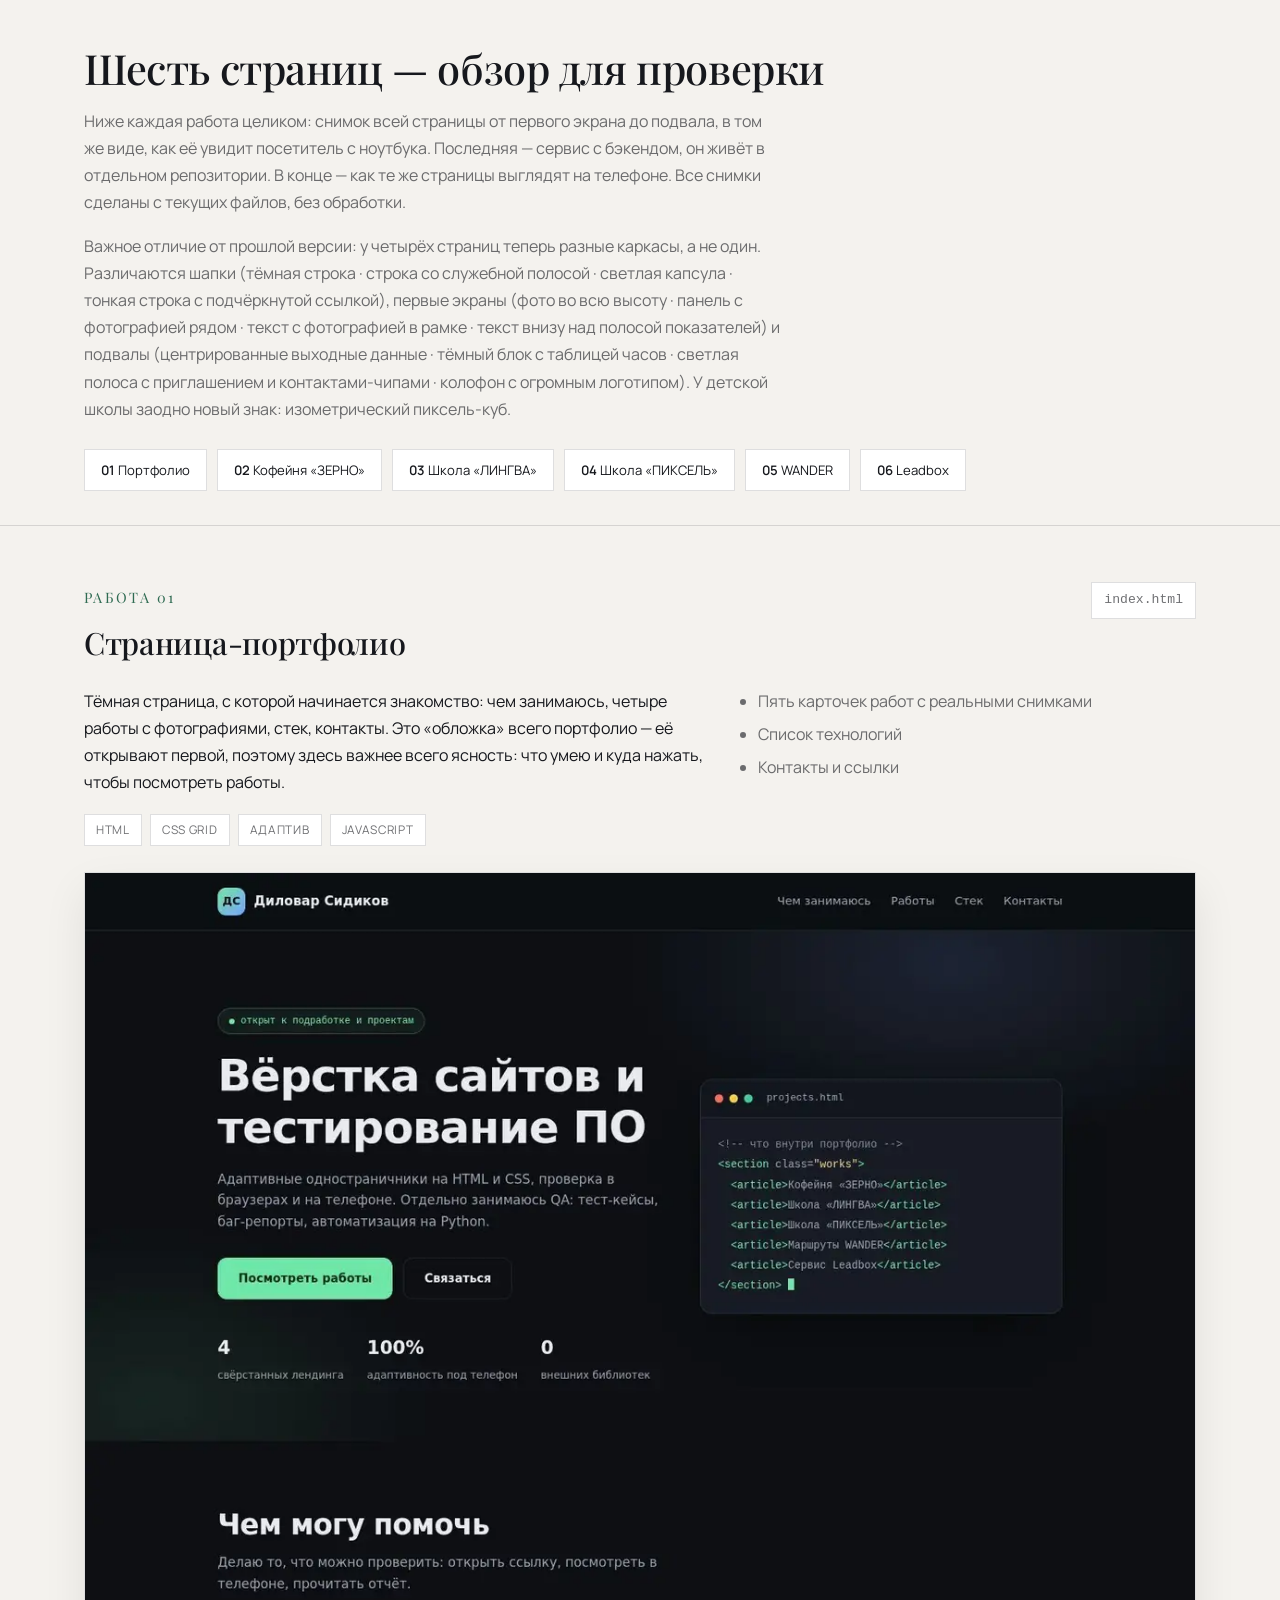
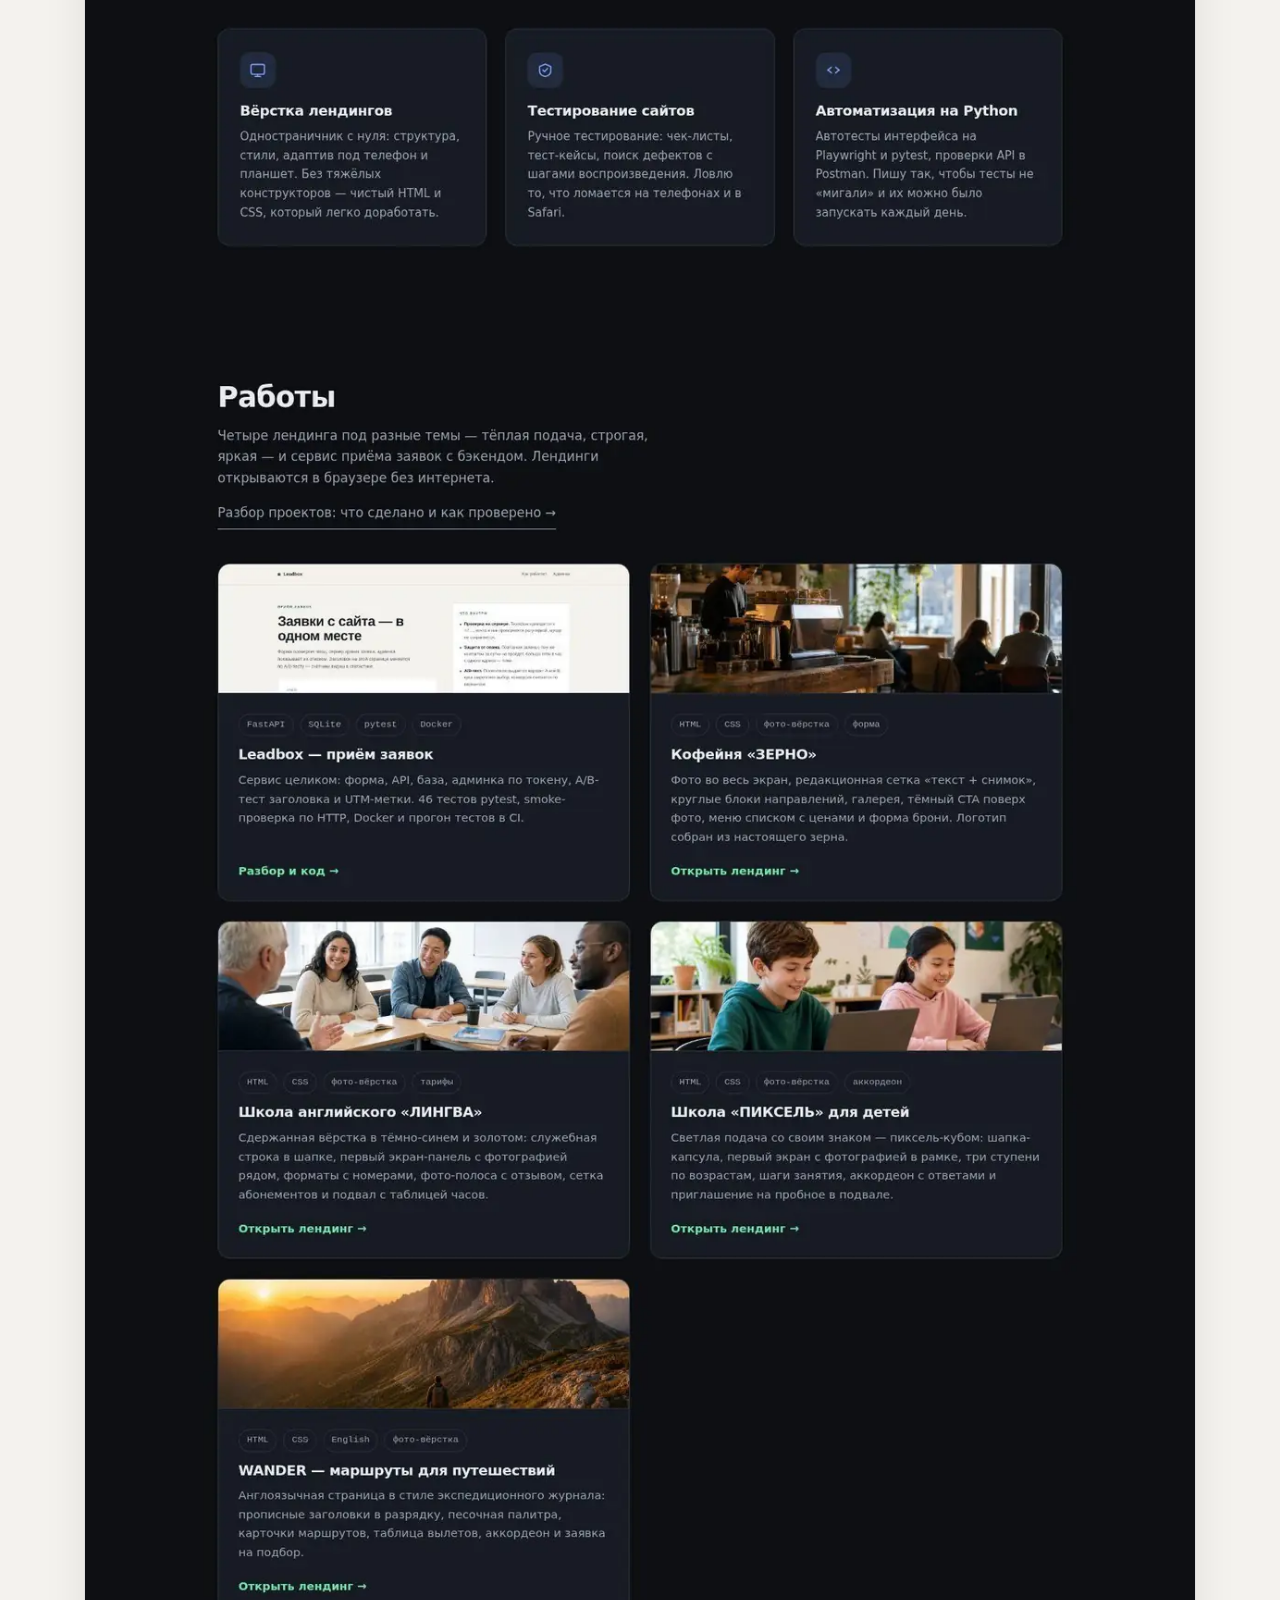
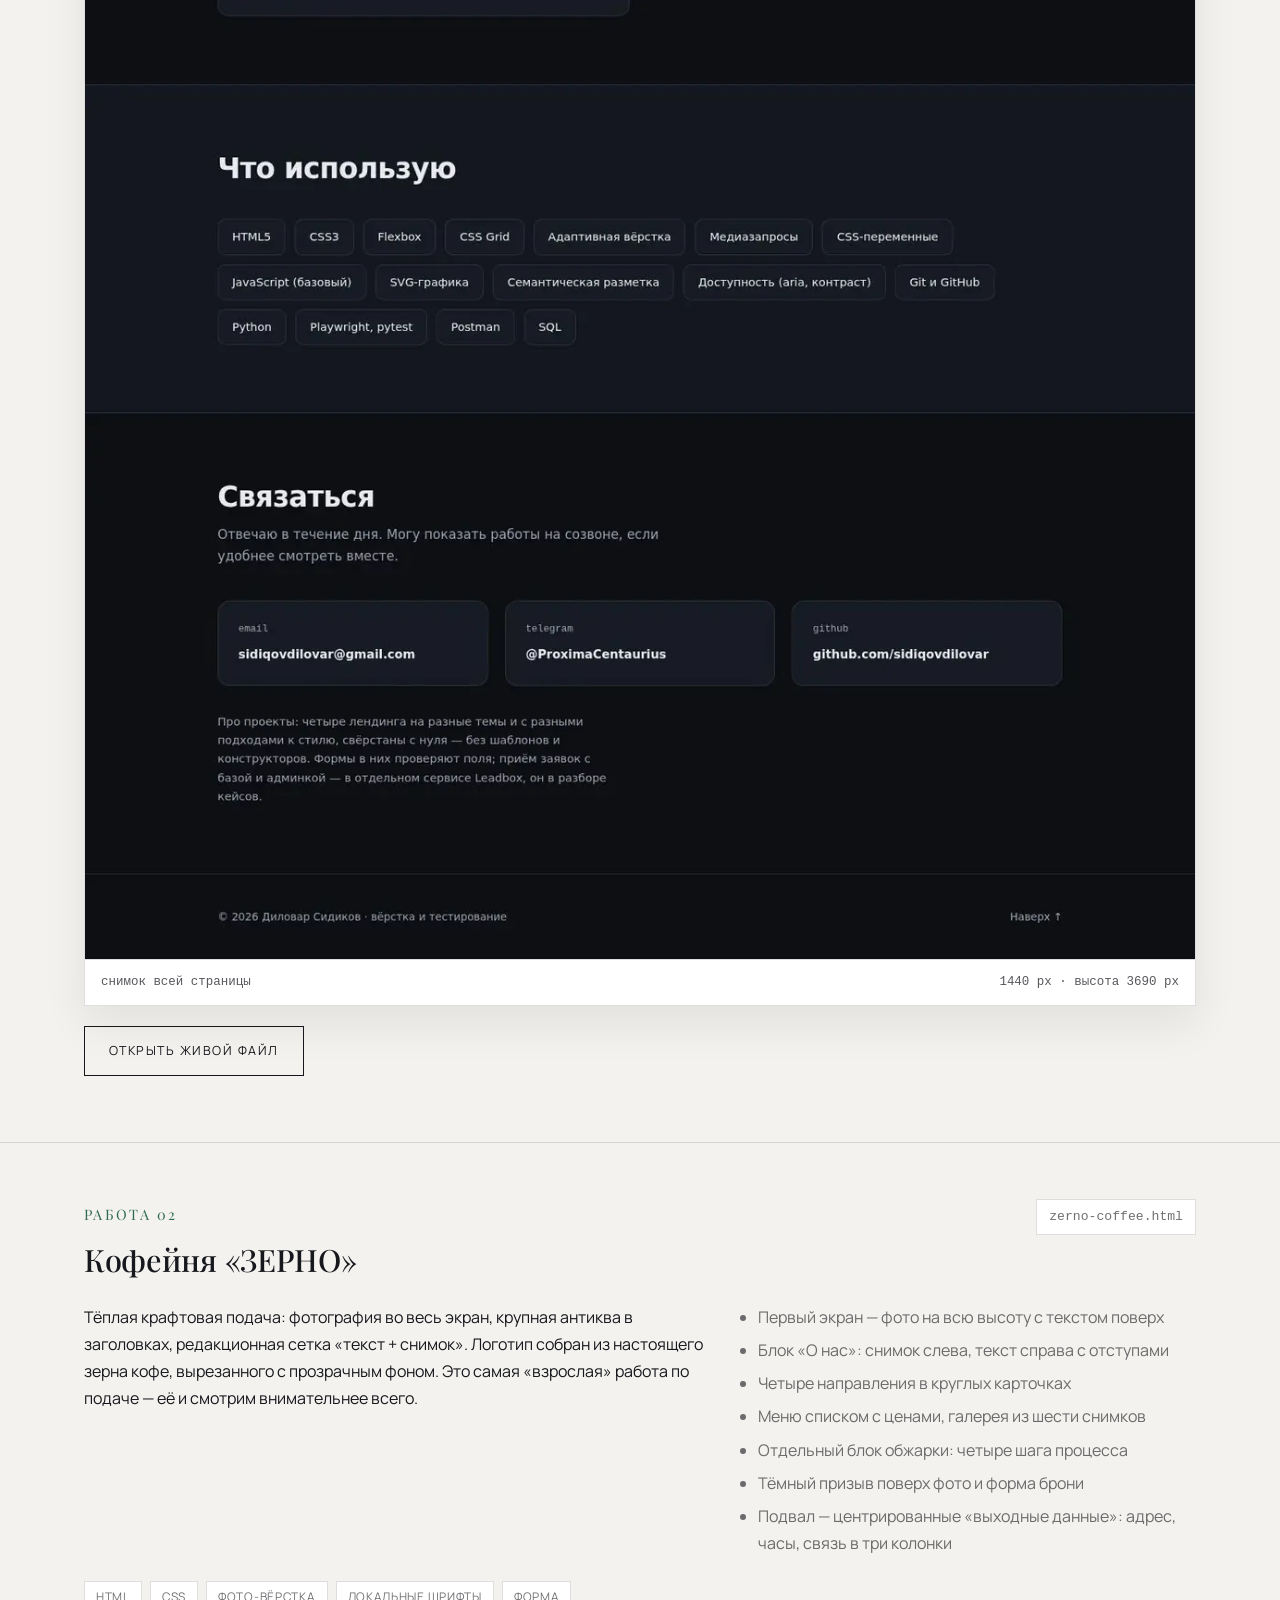
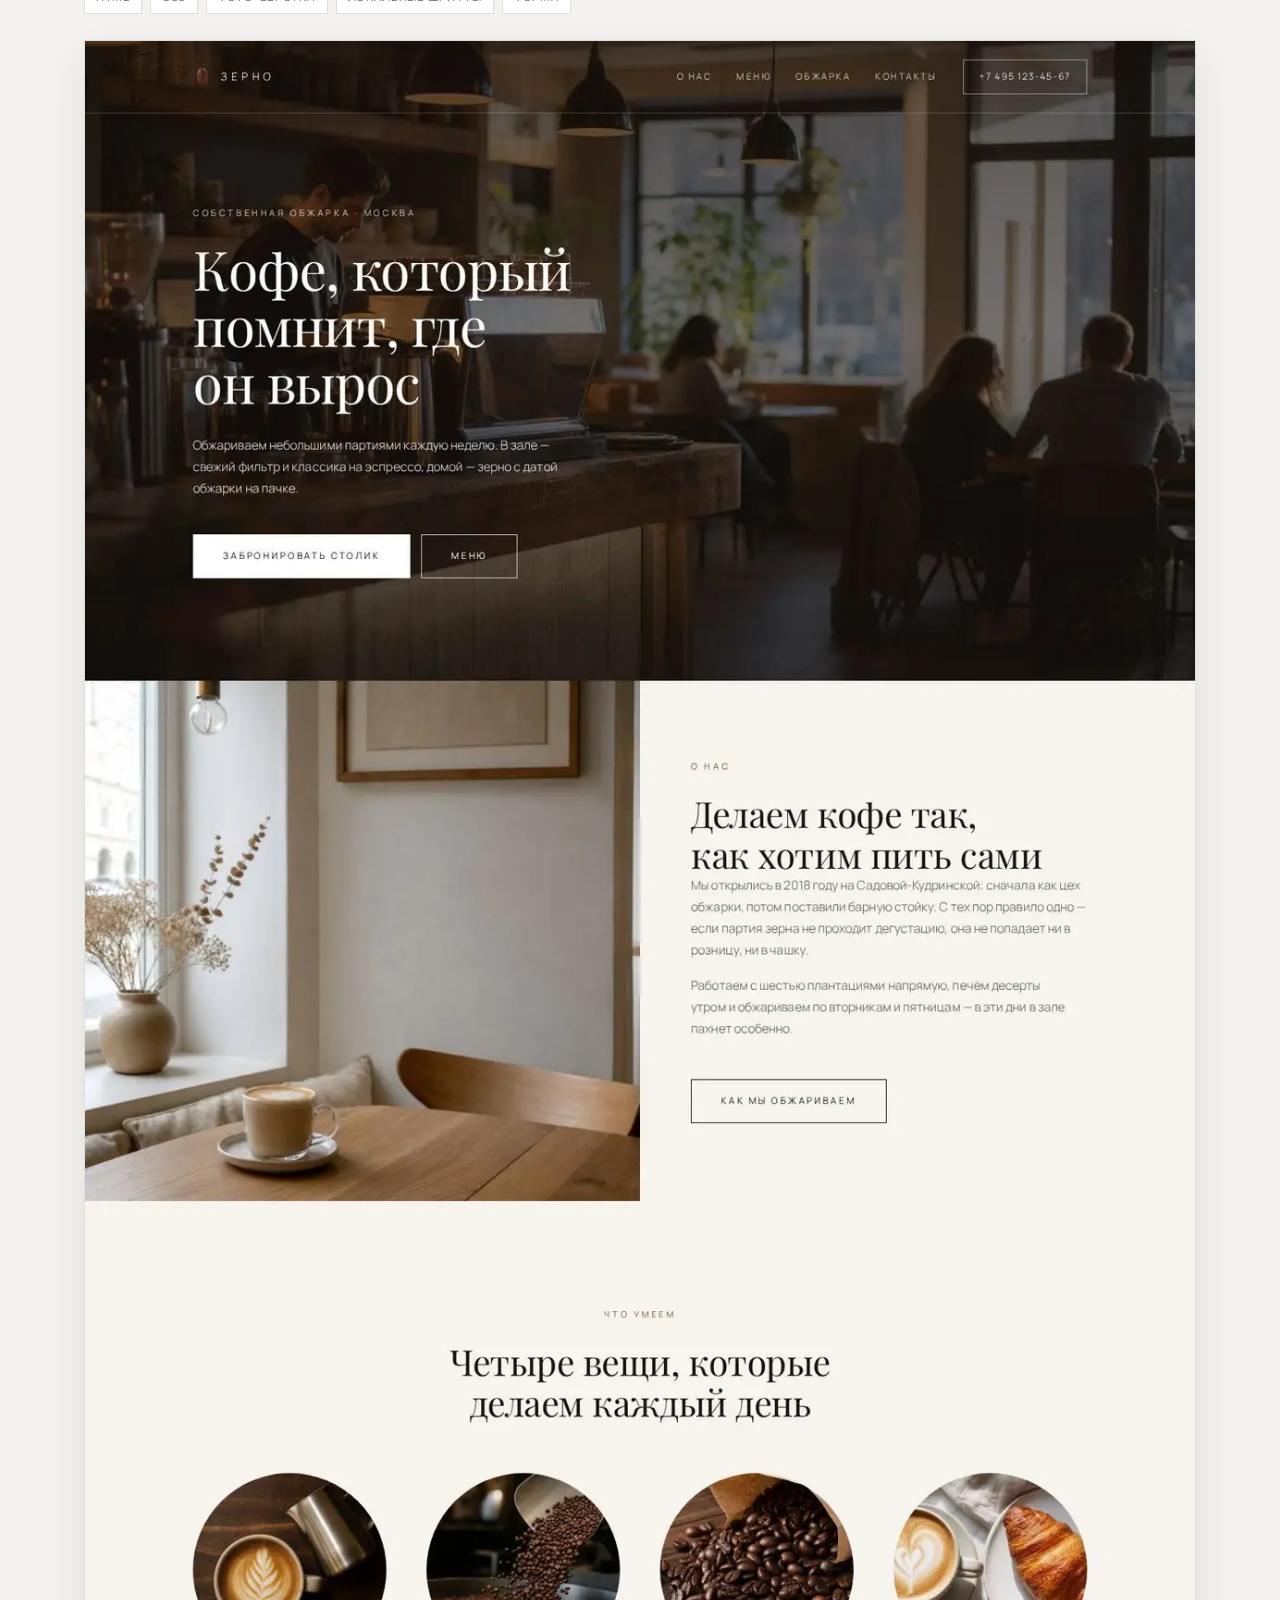
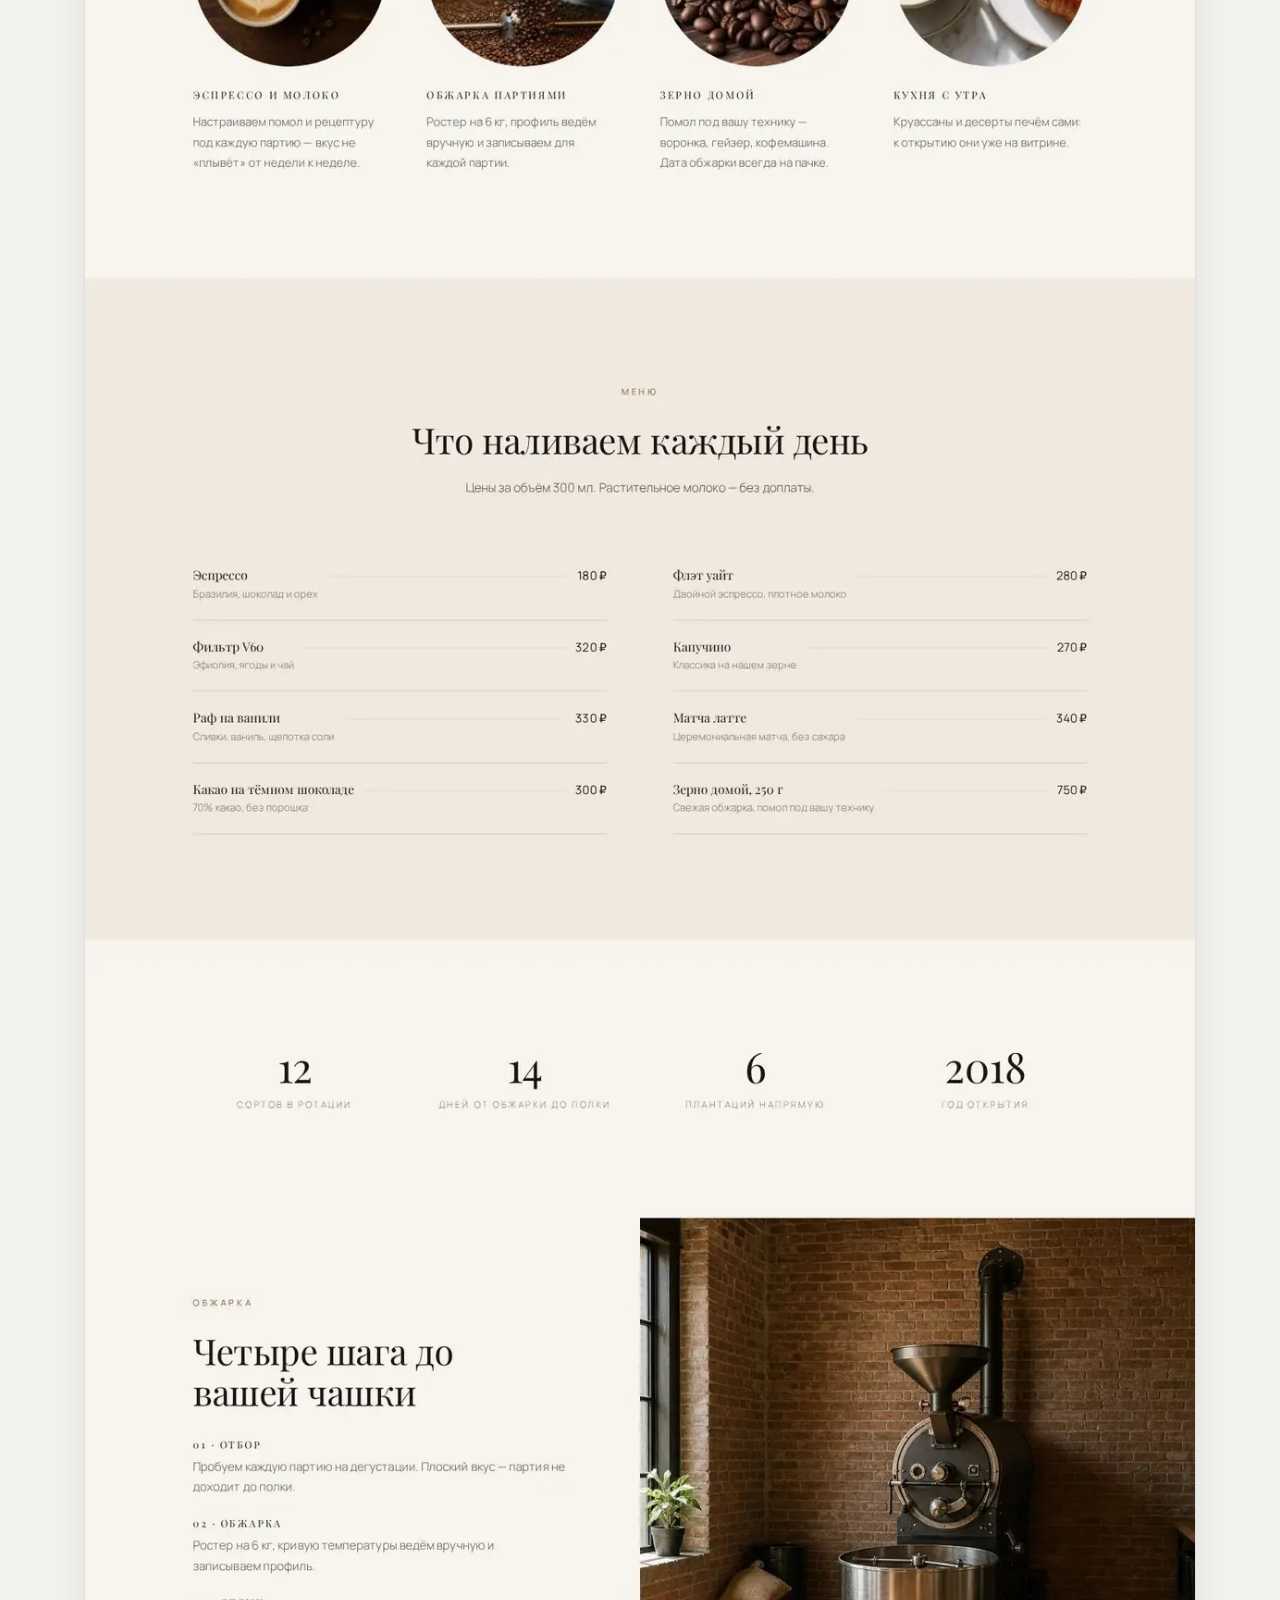
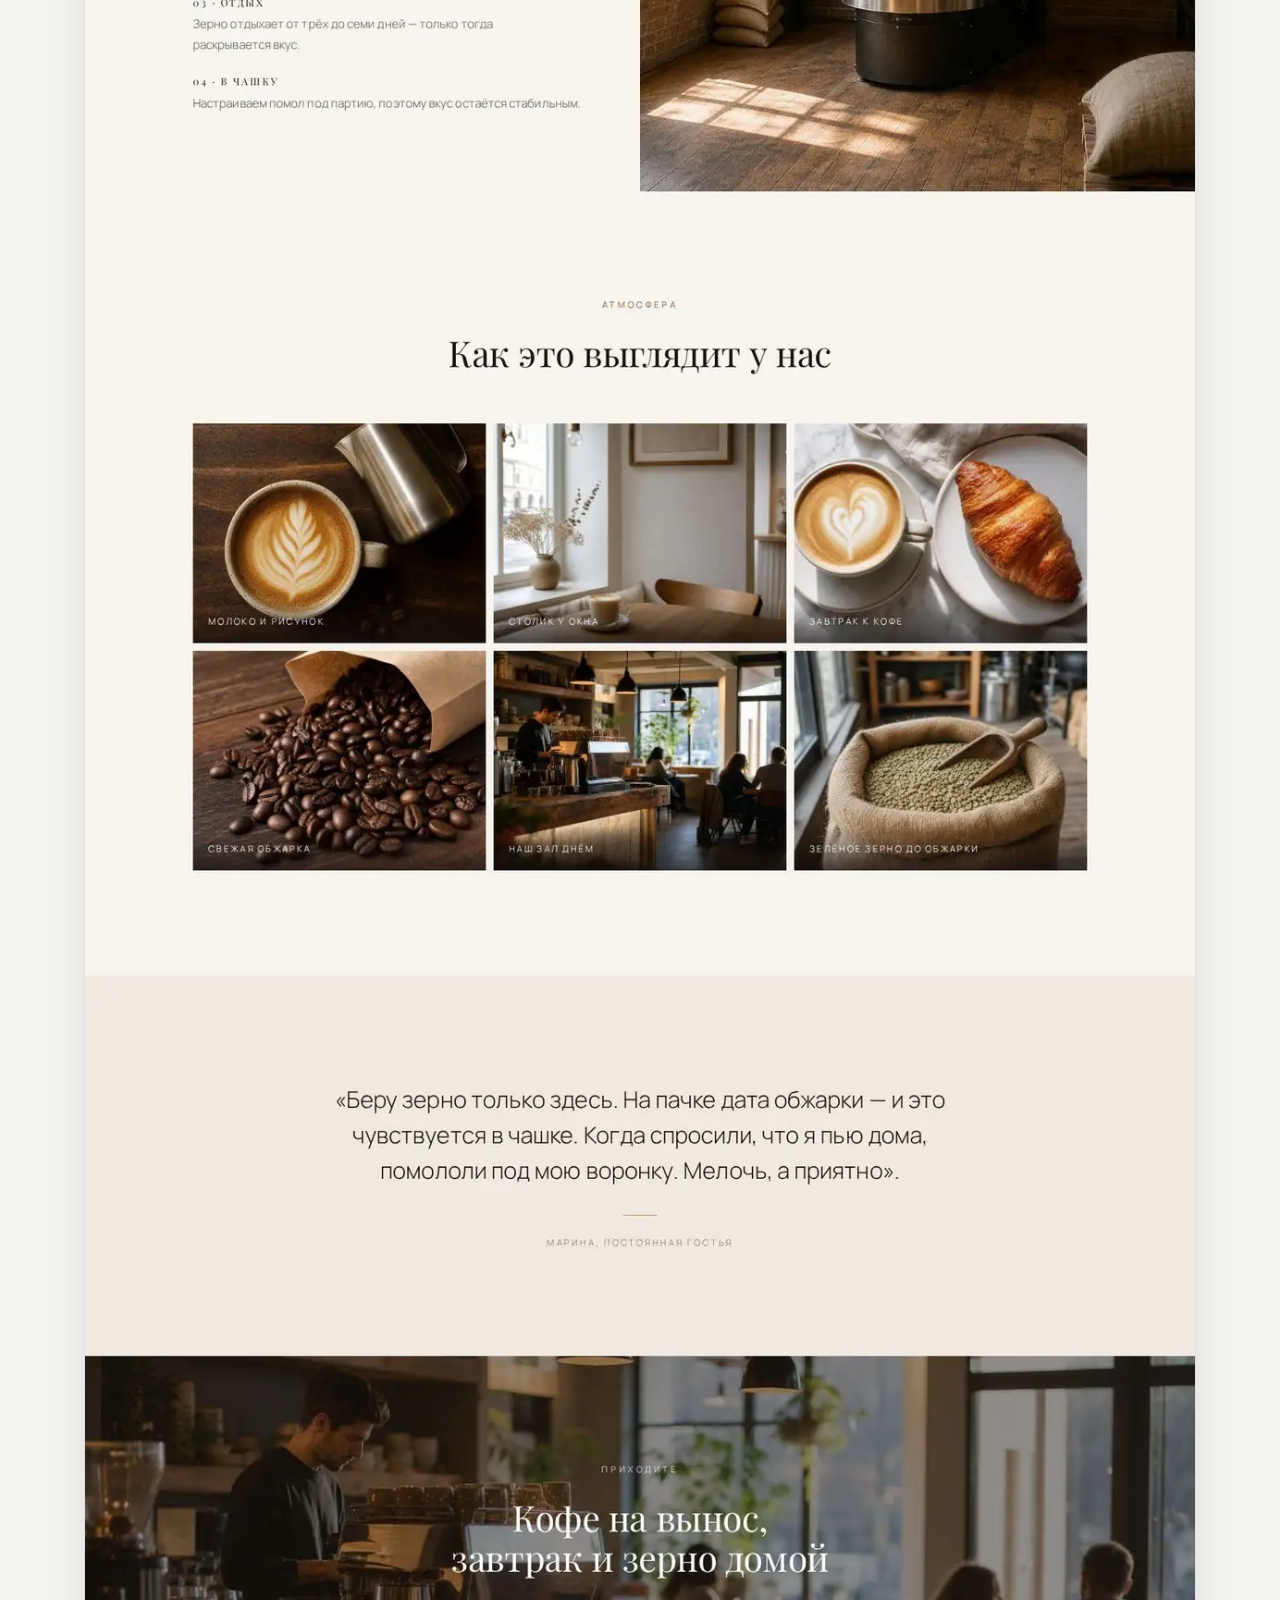
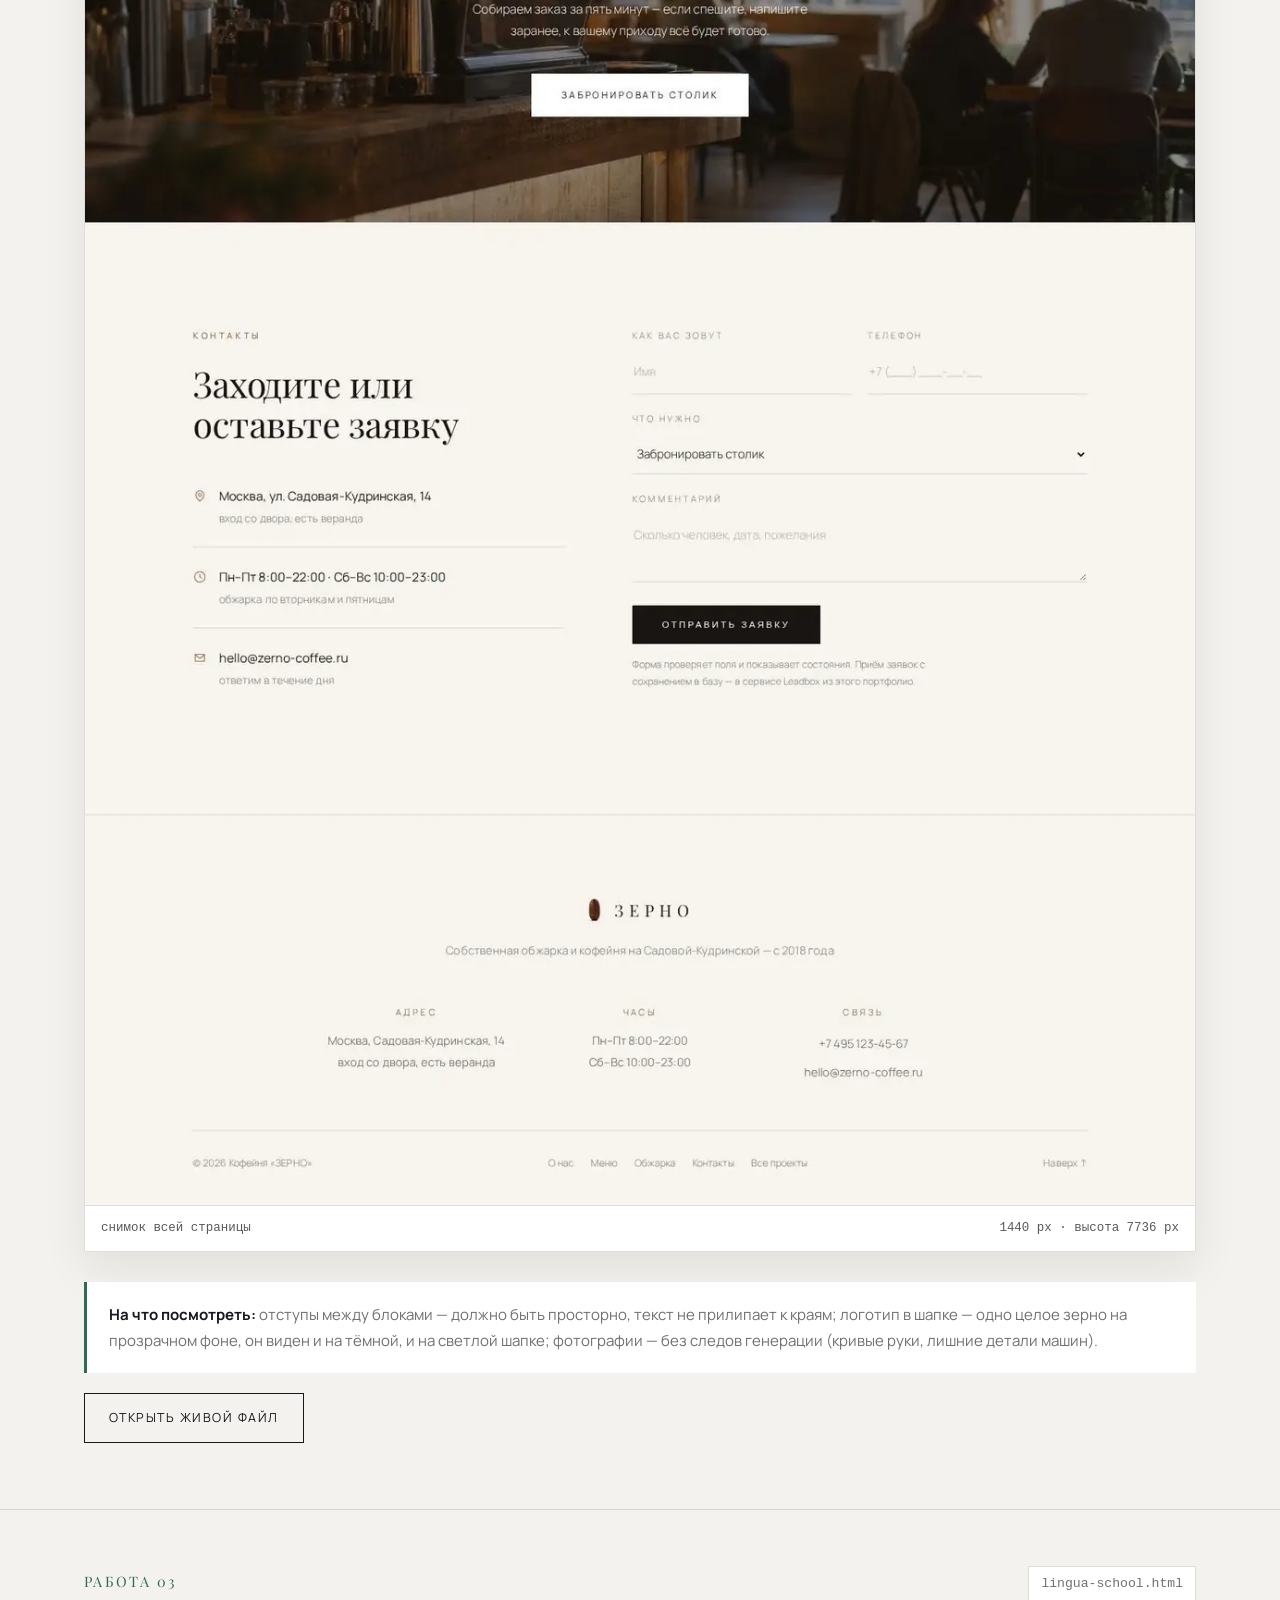
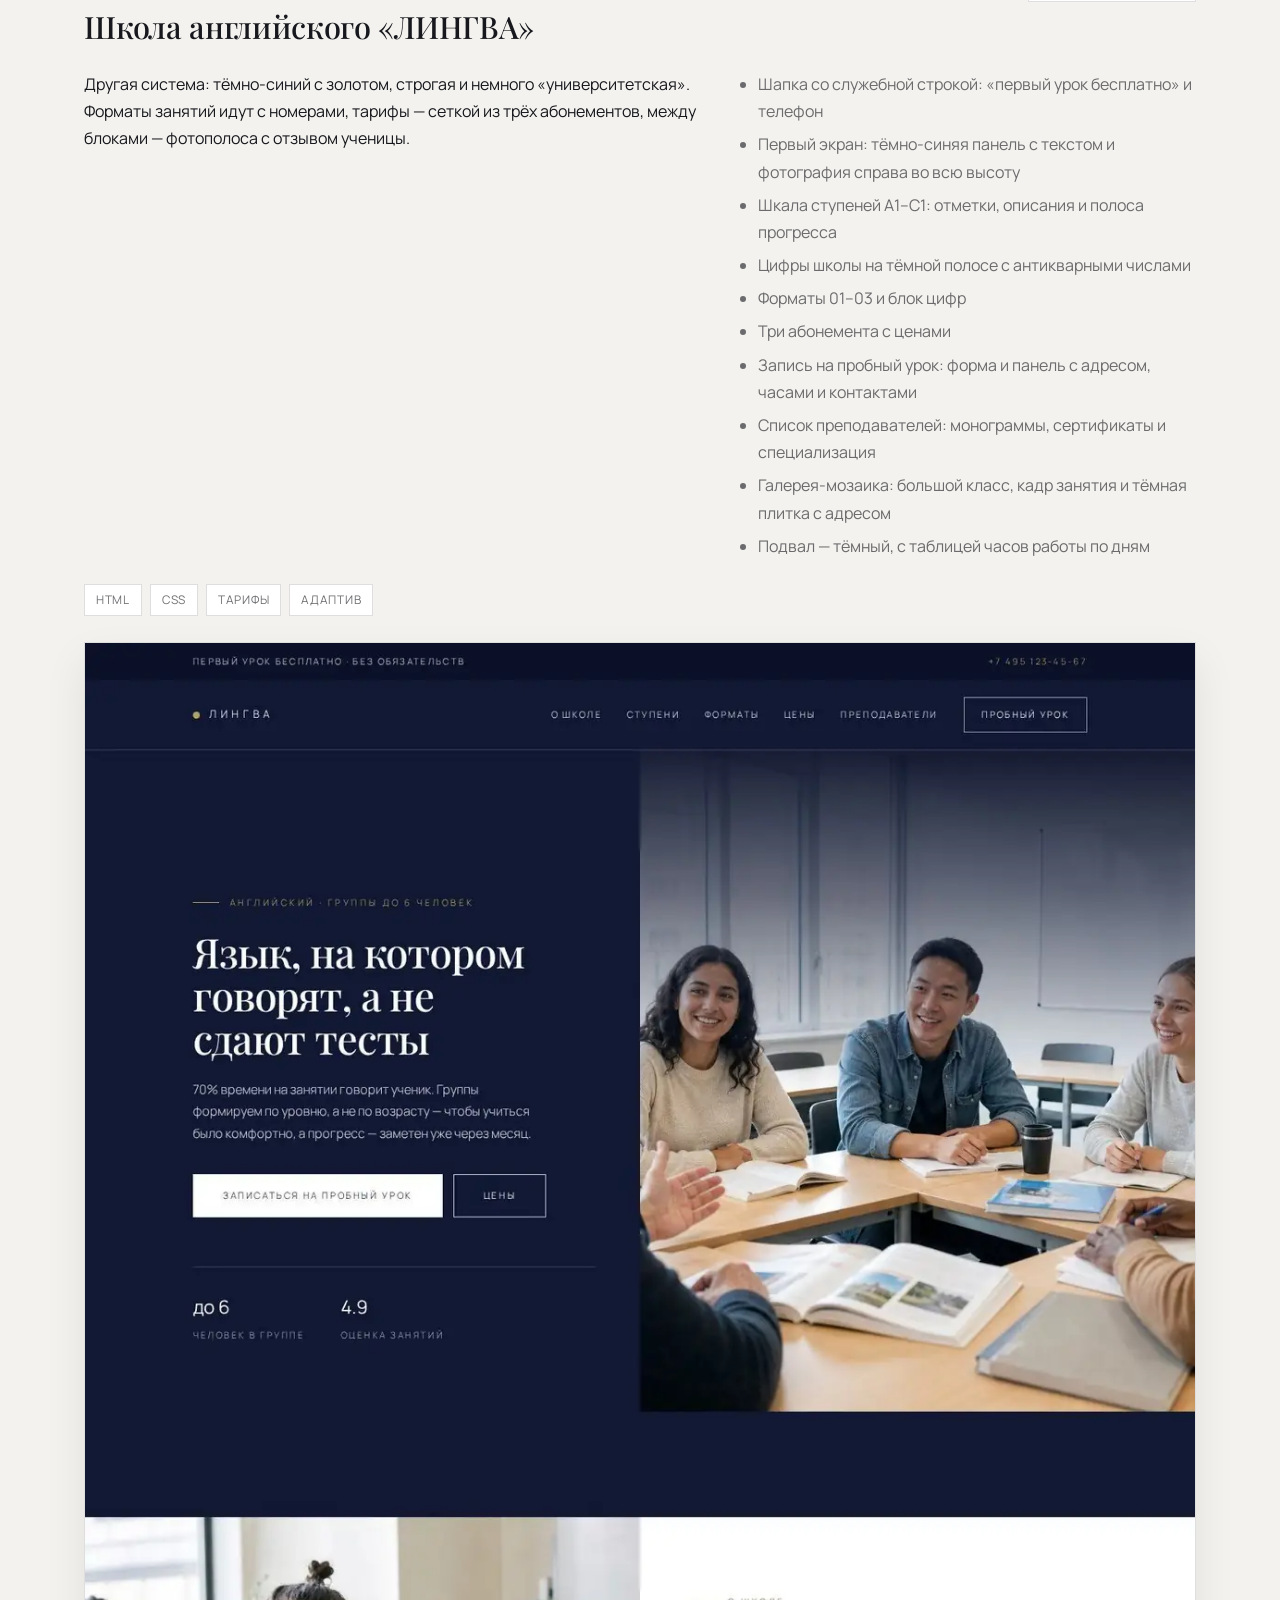
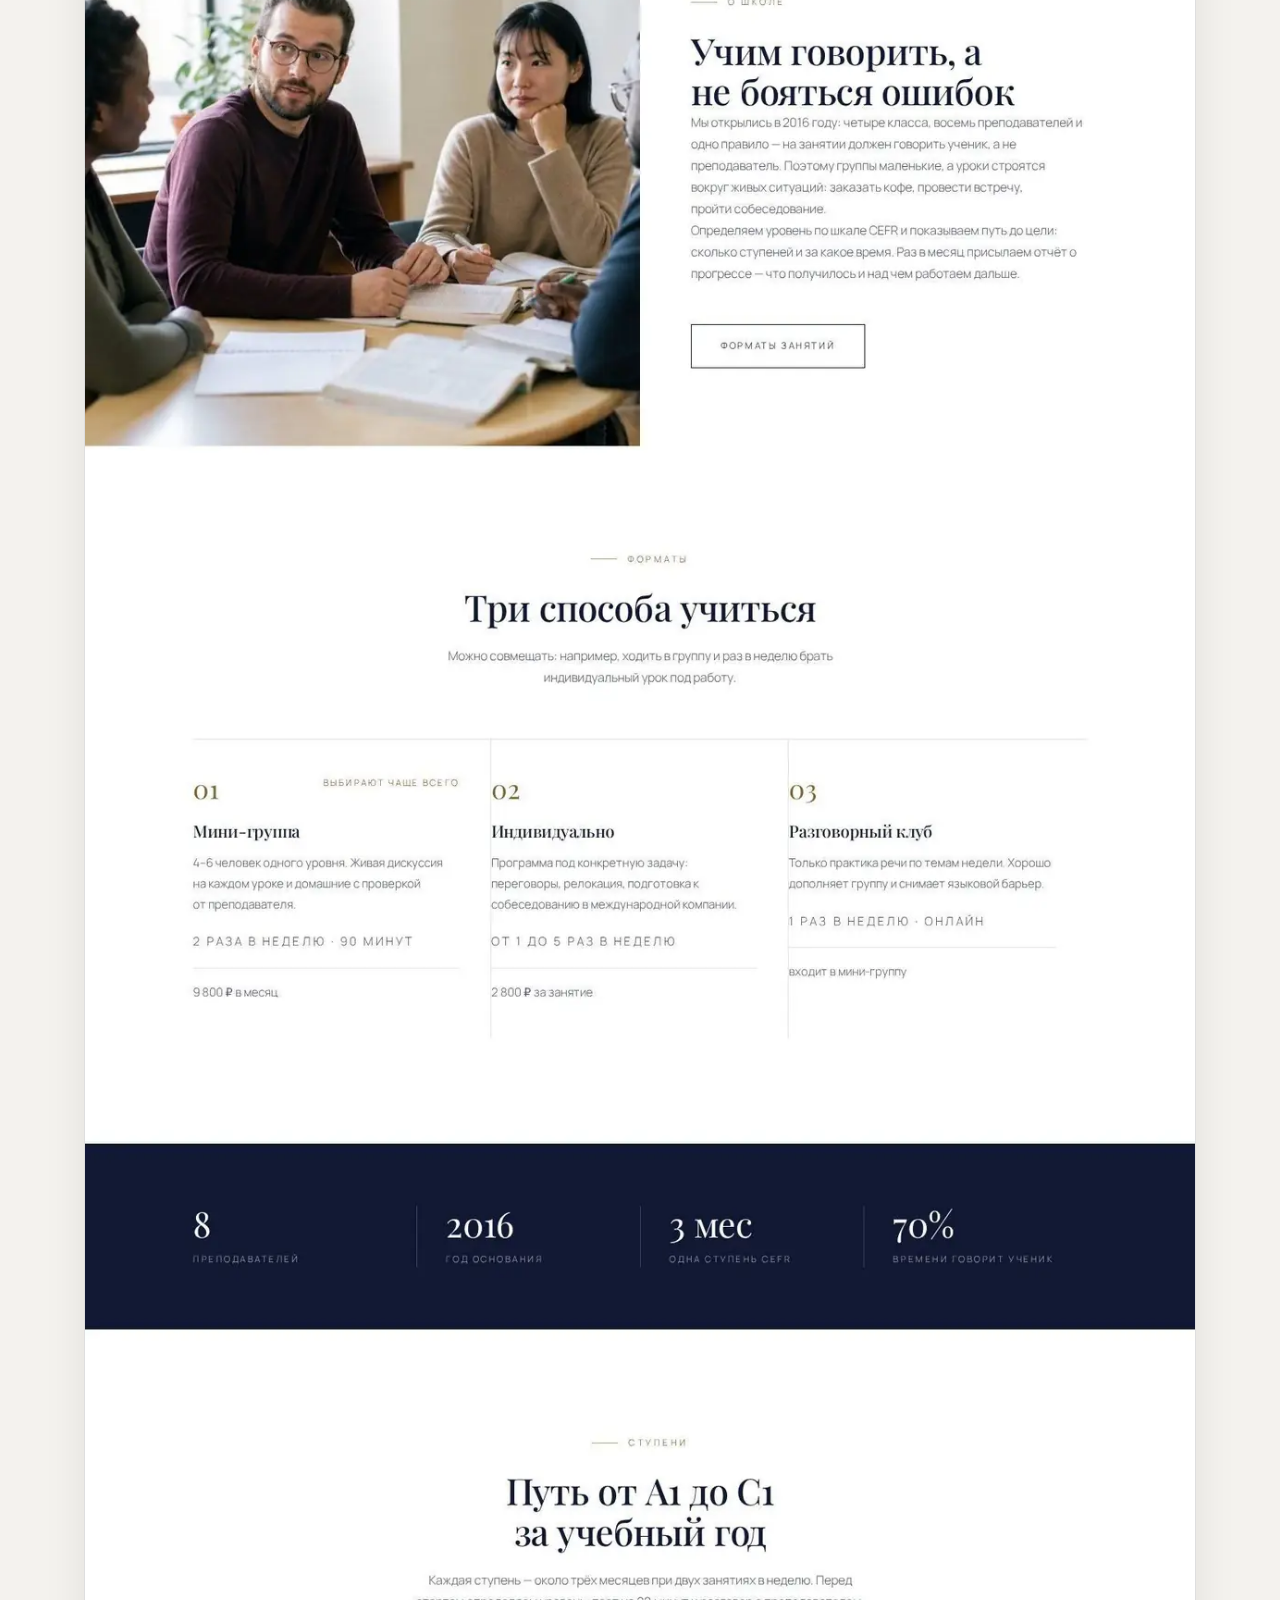
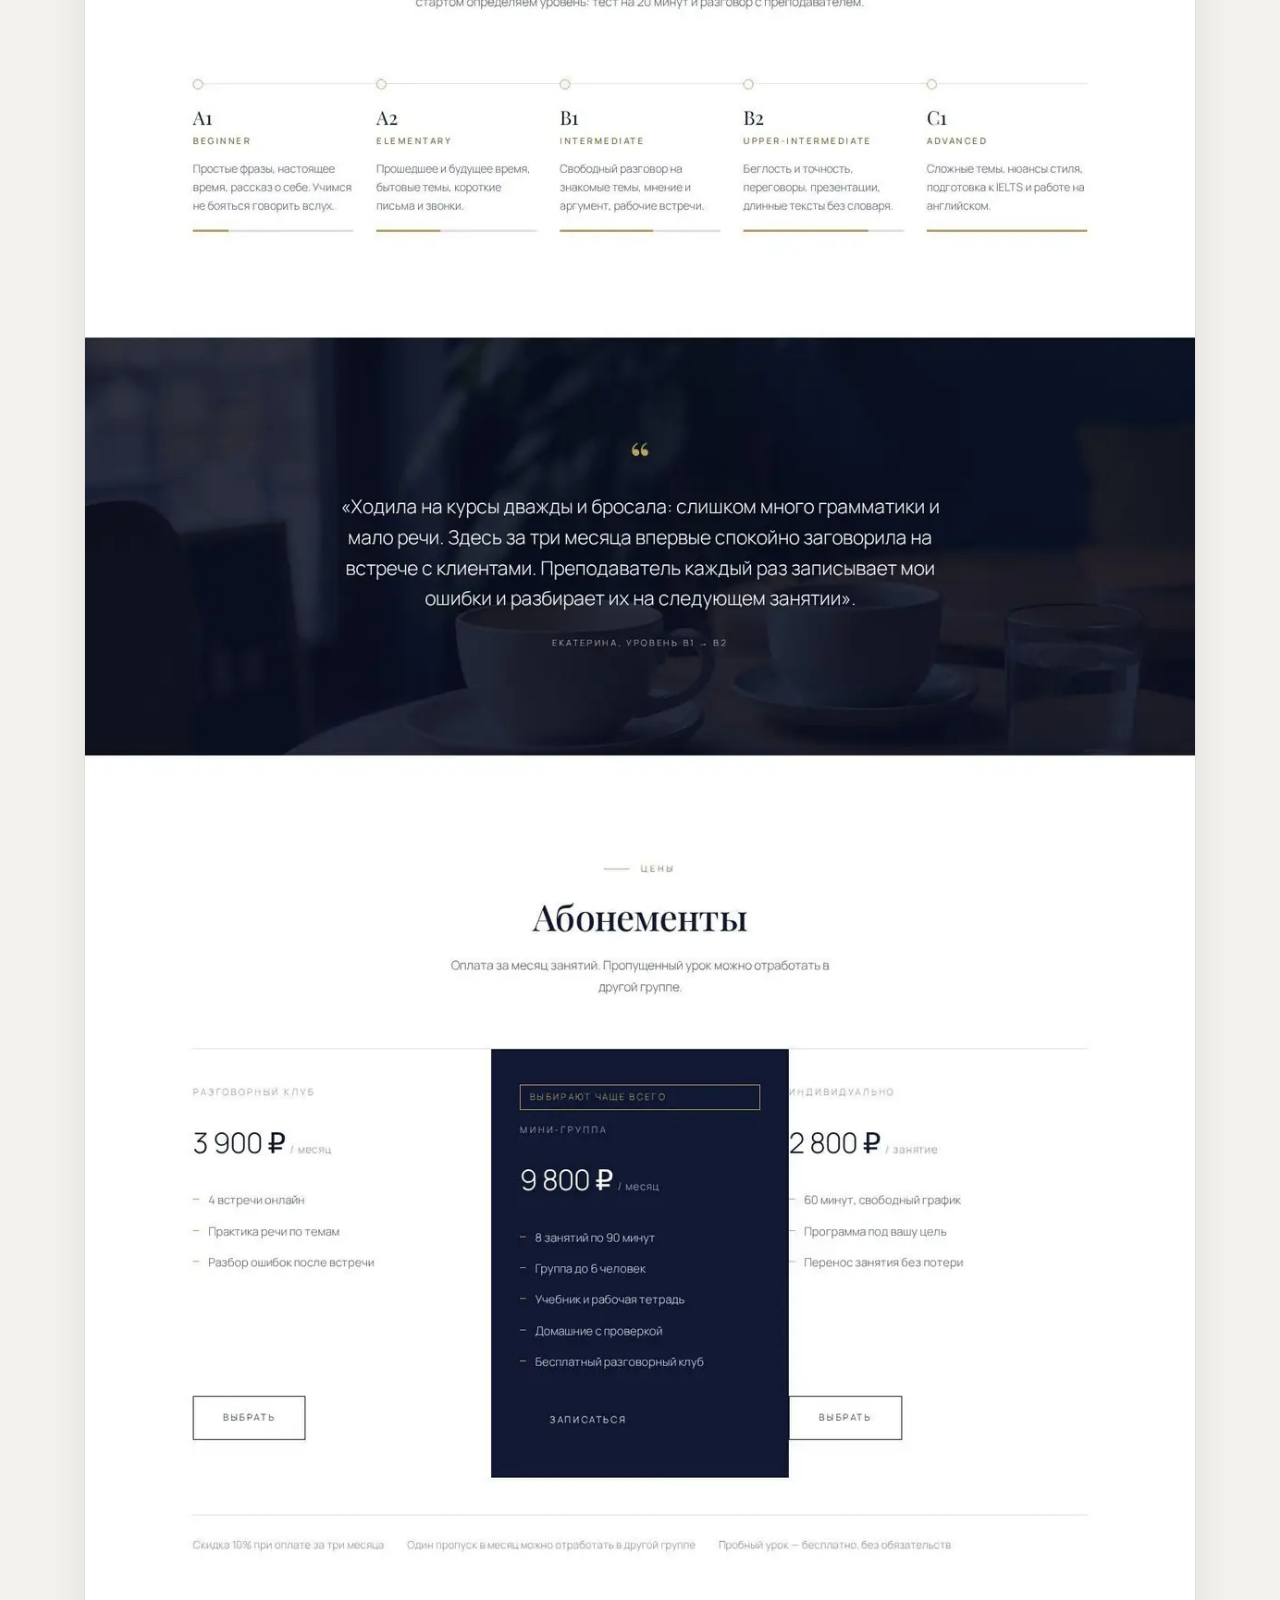
<file: review.html>
<!DOCTYPE html>
<html lang="ru">
<head>
<meta charset="utf-8">
<meta name="viewport" content="width=device-width, initial-scale=1">
<meta name="description" content="Обзор шести страниц портфолио: снимки целиком, описание работы и что в ней проверено.">
<meta property="og:type" content="website">
<meta property="og:title" content="Просмотр работ — пять страниц портфолио">
<meta property="og:description" content="Обзор шести страниц портфолио: снимки целиком, описание работы и что в ней проверено.">
<meta property="og:url" content="https://sidiqovdilovar.github.io/landings/review.html">
<meta property="og:image" content="https://sidiqovdilovar.github.io/landings/img/og/review.jpg">
<meta property="og:image:width" content="1200">
<meta property="og:image:height" content="630">
<meta property="og:locale" content="ru_RU">
<meta name="twitter:card" content="summary_large_image">
<meta name="twitter:image" content="https://sidiqovdilovar.github.io/landings/img/og/review.jpg">
<link rel="icon" href="data:image/svg+xml,%3Csvg%20xmlns='http://www.w3.org/2000/svg'%20viewBox='0%200%2032%2032'%3E%3Crect%20width='32'%20height='32'%20rx='8'%20fill='%230d0f12'/%3E%3Ctext%20x='16'%20y='23'%20font-family='Arial'%20font-size='15'%20font-weight='bold'%20fill='%236ee7a8'%20text-anchor='middle'%3EDS%3C/text%3E%3C/svg%3E">
<link rel="canonical" href="https://sidiqovdilovar.github.io/landings/review.html">
<title>Просмотр работ — пять страниц портфолио</title>
<link rel="preload" href="fonts/manrope-cyrillic.woff2" as="font" type="font/woff2" crossorigin>
<style>
  @font-face{font-family:'Manrope';font-style:normal;font-weight:200 800;font-display:swap;src:url('fonts/manrope-cyrillic.woff2') format('woff2');unicode-range:U+0301, U+0400-045F, U+0490-0491, U+04B0-04B1, U+2116}
  @font-face{font-family:'Manrope';font-style:normal;font-weight:200 800;font-display:swap;src:url('fonts/manrope-latin.woff2') format('woff2');unicode-range:U+0000-00FF, U+0131, U+0152-0153, U+02BB-02BC, U+02C6, U+02DA, U+02DC, U+0304, U+0308, U+0329, U+2000-206F, U+20AC, U+2122, U+2191, U+2193, U+2212, U+2215, U+FEFF, U+FFFD}
  @font-face{font-family:'Playfair Display';font-style:normal;font-weight:400 900;font-display:swap;src:url('fonts/playfair-cyrillic.woff2') format('woff2');unicode-range:U+0301, U+0400-045F, U+0490-0491, U+04B0-04B1, U+2116}
  @font-face{font-family:'Playfair Display';font-style:normal;font-weight:400 900;font-display:swap;src:url('fonts/playfair-latin.woff2') format('woff2');unicode-range:U+0000-00FF, U+0131, U+0152-0153, U+02BB-02BC, U+02C6, U+02DA, U+02DC, U+0304, U+0308, U+0329, U+2000-206F, U+20AC, U+2122, U+2191, U+2193, U+2212, U+2215, U+FEFF, U+FFFD}
  
  :root{
    --ink:#16181d;
    --ink-60:rgba(22,24,29,.62);
    --ink-40:rgba(22,24,29,.72);
    --paper:#f4f2ee;
    --card:#fff;
    --line:rgba(22,24,29,.14);
    --accent:#2f6b52;
  }
  *{box-sizing:border-box}
  body{
    margin:0;background:var(--paper);color:var(--ink);
    font-family:"Manrope","Helvetica Neue",Arial,sans-serif;
    font-size:16px;line-height:1.7;font-weight:400;-webkit-font-smoothing:antialiased;
  }
  .wrap{max-width:1160px;margin:0 auto;padding:0 24px}
  header.top{border-bottom:1px solid var(--line);background:var(--paper);padding:44px 0 34px}
  h1{margin:0;font-family:"Playfair Display",Georgia,serif;font-weight:500;font-size:clamp(1.7rem,3.4vw,2.6rem);line-height:1.15;letter-spacing:-.01em}
  .sub{margin-top:16px;color:var(--ink-60);max-width:70ch}
  .nav{margin-top:26px;display:flex;flex-wrap:wrap;gap:10px}
  .nav a{
    border:1px solid var(--line);background:#fff;padding:9px 16px;font-size:.82rem;
    text-decoration:none;color:var(--ink);transition:border-color .3s,transform .3s;
  }
  .nav a:hover{border-color:var(--ink);transform:translateY(-1px)}
  .nav a b{font-weight:600}

  section{padding:56px 0 66px;border-bottom:1px solid var(--line)}
  .head{display:flex;flex-wrap:wrap;gap:18px;align-items:baseline;justify-content:space-between}
  .num{
    font-family:"Playfair Display",Georgia,serif;font-size:.9rem;color:var(--accent);
    letter-spacing:.16em;text-transform:uppercase;
  }
  h2{margin:6px 0 0;font-family:"Playfair Display",Georgia,serif;font-weight:500;font-size:clamp(1.35rem,2.4vw,1.95rem);letter-spacing:-.01em}
  .file{
    font-family:ui-monospace,SFMono-Regular,Menlo,Consolas,monospace;font-size:.82rem;
    color:var(--ink-60);background:#fff;border:1px solid var(--line);padding:6px 12px;white-space:nowrap;
  }
  .meta{margin-top:18px;display:grid;grid-template-columns:1.15fr .85fr;gap:34px}
  .meta p{margin:0}
  .meta ul{margin:0;padding-left:20px;color:var(--ink-60)}
  .meta li{margin-bottom:6px}
  .tags{margin-top:18px;display:flex;flex-wrap:wrap;gap:8px}
  .tags span{
    font-size:.74rem;letter-spacing:.06em;text-transform:uppercase;
    border:1px solid var(--line);padding:5px 11px;color:var(--ink-60);background:#fff;
  }
  .shot{
    margin-top:26px;background:var(--card);border:1px solid var(--line);
    box-shadow:0 18px 40px rgba(22,24,29,.08);overflow:hidden;
  }
  .shot img{display:block;width:100%;height:auto}
  .caption{
    display:flex;flex-wrap:wrap;gap:12px;justify-content:space-between;
    padding:12px 16px;border-top:1px solid var(--line);font-size:.78rem;color:var(--ink-40);
    font-family:ui-monospace,SFMono-Regular,Menlo,Consolas,monospace;
  }
  .mobrow{display:grid;grid-template-columns:repeat(5,1fr);gap:14px;margin-top:34px}
  .mob{background:#fff;border:1px solid var(--line);padding:10px}
  .mob img{display:block;width:100%;height:auto;border:1px solid var(--line)}
  .mob span{display:block;margin-top:8px;font-size:.72rem;color:var(--ink-40);text-align:center}
  .open{
    display:inline-block;margin-top:20px;padding:13px 24px;border:1px solid var(--ink);
    text-decoration:none;color:var(--ink);font-size:.78rem;letter-spacing:.12em;text-transform:uppercase;
    transition:background .3s,color .3s;
  }
  .open:hover{background:var(--ink);color:#fff}
  .note{
    margin-top:30px;background:#fff;border-left:3px solid var(--accent);padding:20px 22px;
    font-size:.94rem;color:var(--ink-60);
  }
  .note b{color:var(--ink)}
  footer{padding:40px 0 60px;font-size:.86rem;color:var(--ink-40)}
  @media (max-width:900px){
    .meta{grid-template-columns:1fr;gap:22px}
    .mobrow{grid-template-columns:repeat(3,1fr)}
    h1{font-size:clamp(1.6rem,5.6vw,2.4rem)}
  }
  @media (max-width:620px){
    .mobrow{grid-template-columns:repeat(2,1fr)}
    .nav a{font-size:.78rem}
  }
  picture{display:contents}

@media print{
    .skip{display:none!important}
    .term{display:none!important}
  }
  </style>
</head>
<body>

<header class="top">
  <div class="wrap">
    <h1>Шесть страниц — обзор для проверки</h1>
    <p class="sub">Ниже каждая работа целиком: снимок всей страницы от первого экрана до подвала, в том же виде, как её увидит посетитель с ноутбука. Последняя — сервис с бэкендом, он живёт в отдельном репозитории. В конце — как те же страницы выглядят на телефоне. Все снимки сделаны с текущих файлов, без обработки.</p>
    <p class="sub" style="margin-top:14px">Важное отличие от прошлой версии: у четырёх страниц теперь разные каркасы, а не один. Различаются шапки (тёмная строка · строка со служебной полосой · светлая капсула · тонкая строка с подчёркнутой ссылкой), первые экраны (фото во всю высоту · панель с фотографией рядом · текст с фотографией в рамке · текст внизу над полосой показателей) и подвалы (центрированные выходные данные · тёмный блок с таблицей часов · светлая полоса с приглашением и контактами-чипами · колофон с огромным логотипом). У детской школы заодно новый знак: изометрический пиксель-куб.</p>
    <nav class="nav">
      <a href="#p1"><b>01</b> Портфолио</a>
      <a href="#p2"><b>02</b> Кофейня «ЗЕРНО»</a>
      <a href="#p3"><b>03</b> Школа «ЛИНГВА»</a>
      <a href="#p4"><b>04</b> Школа «ПИКСЕЛЬ»</a>
      <a href="#p5"><b>05</b> WANDER</a>
      <a href="#p6"><b>06</b> Leadbox</a>
    </nav>
  </div>
</header>

<main>
<section id="p1">
  <div class="wrap">
    <div class="head">
      <div><span class="num">Работа 01</span><h2>Страница-портфолио</h2></div>
      <span class="file">index.html</span>
    </div>
    <div class="meta">
      <p>Тёмная страница, с которой начинается знакомство: чем занимаюсь, четыре работы с фотографиями, стек, контакты. Это «обложка» всего портфолио — её открывают первой, поэтому здесь важнее всего ясность: что умею и куда нажать, чтобы посмотреть работы.</p>
      <ul>
        <li>Пять карточек работ с реальными снимками</li>
        <li>Список технологий</li>
        <li>Контакты и ссылки</li>
      </ul>
    </div>
    <div class="tags"><span>HTML</span><span>CSS Grid</span><span>адаптив</span><span>JavaScript</span></div>
    <div class="shot">
      <picture><source srcset="review/index-desktop-480.webp 480w, review/index-desktop-800.webp 800w, review/index-desktop.webp 1200w" sizes="(max-width:620px) 90vw, (max-width:900px) 95vw, (max-width:1100px) 100vw, 80vw" type="image/webp"><img decoding="async" loading="lazy" width="1200" height="3552" src="review/index-desktop.jpg" alt="Страница-портфолио целиком"></picture>
      <div class="caption"><span>снимок всей страницы</span><span>1440 px · высота 3690 px</span></div>
    </div>
    <a class="open" href="index.html">Открыть живой файл</a>
  </div>
</section>

<section id="p2">
  <div class="wrap">
    <div class="head">
      <div><span class="num">Работа 02</span><h2>Кофейня «ЗЕРНО»</h2></div>
      <span class="file">zerno-coffee.html</span>
    </div>
    <div class="meta">
      <p>Тёплая крафтовая подача: фотография во весь экран, крупная антиква в заголовках, редакционная сетка «текст + снимок». Логотип собран из настоящего зерна кофе, вырезанного с прозрачным фоном. Это самая «взрослая» работа по подаче — её и смотрим внимательнее всего.</p>
      <ul>
        <li>Первый экран — фото на всю высоту с текстом поверх</li>
        <li>Блок «О нас»: снимок слева, текст справа с отступами</li>
        <li>Четыре направления в круглых карточках</li>
        <li>Меню списком с ценами, галерея из шести снимков</li>
        <li>Отдельный блок обжарки: четыре шага процесса</li>
        <li>Тёмный призыв поверх фото и форма брони</li>
        <li>Подвал — центрированные «выходные данные»: адрес, часы, связь в три колонки</li>
      </ul>
    </div>
    <div class="tags"><span>HTML</span><span>CSS</span><span>фото-вёрстка</span><span>локальные шрифты</span><span>форма</span></div>
    <div class="shot">
      <picture><source srcset="review/zerno-desktop-480.webp 480w, review/zerno-desktop-800.webp 800w, review/zerno-desktop.webp 1200w" sizes="(max-width:620px) 90vw, (max-width:900px) 95vw, (max-width:1100px) 100vw, 80vw" type="image/webp"><img decoding="async" loading="lazy" width="1200" height="6448" src="review/zerno-desktop.jpg" alt="Лендинг кофейни «ЗЕРНО» целиком"></picture>
      <div class="caption"><span>снимок всей страницы</span><span>1440 px · высота 7736 px</span></div>
    </div>
    <div class="note"><b>На что посмотреть:</b> отступы между блоками — должно быть просторно, текст не прилипает к краям; логотип в шапке — одно целое зерно на прозрачном фоне, он виден и на тёмной, и на светлой шапке; фотографии — без следов генерации (кривые руки, лишние детали машин).</div>
    <a class="open" href="zerno-coffee.html">Открыть живой файл</a>
  </div>
</section>

<section id="p3">
  <div class="wrap">
    <div class="head">
      <div><span class="num">Работа 03</span><h2>Школа английского «ЛИНГВА»</h2></div>
      <span class="file">lingua-school.html</span>
    </div>
    <div class="meta">
      <p>Другая система: тёмно-синий с золотом, строгая и немного «университетская». Форматы занятий идут с номерами, тарифы — сеткой из трёх абонементов, между блоками — фотополоса с отзывом ученицы.</p>
      <ul>
        <li>Шапка со служебной строкой: «первый урок бесплатно» и телефон</li>
        <li>Первый экран: тёмно-синяя панель с текстом и фотография справа во всю высоту</li>
        <li>Шкала ступеней A1–C1: отметки, описания и полоса прогресса</li>
        <li>Цифры школы на тёмной полосе с антикварными числами</li>
        <li>Форматы 01–03 и блок цифр</li>
        <li>Три абонемента с ценами</li>
        <li>Запись на пробный урок: форма и панель с адресом, часами и контактами</li>
        <li>Список преподавателей: монограммы, сертификаты и специализация</li>
        <li>Галерея-мозаика: большой класс, кадр занятия и тёмная плитка с адресом</li>
        <li>Подвал — тёмный, с таблицей часов работы по дням</li>
      </ul>
    </div>
    <div class="tags"><span>HTML</span><span>CSS</span><span>тарифы</span><span>адаптив</span></div>
    <div class="shot">
      <picture><source srcset="review/lingua-desktop-480.webp 480w, review/lingua-desktop-800.webp 800w, review/lingua-desktop.webp 1200w" sizes="(max-width:620px) 90vw, (max-width:900px) 95vw, (max-width:1100px) 100vw, 80vw" type="image/webp"><img decoding="async" loading="lazy" width="1200" height="7524" src="review/lingua-desktop.jpg" alt="Лендинг школы «ЛИНГВА» целиком"></picture>
      <div class="caption"><span>снимок всей страницы</span><span>1440 px · высота 9007 px</span></div>
    </div>
    <a class="open" href="lingua-school.html">Открыть живой файл</a>
  </div>
</section>

<section id="p4">
  <div class="wrap">
    <div class="head">
      <div><span class="num">Работа 04</span><h2>Школа «ПИКСЕЛЬ» для детей</h2></div>
      <span class="file">pixel-kids.html</span>
    </div>
    <div class="meta">
      <p>Третья система — светлая и дружелюбная: зелёный акцент, круглые кнопки, гротеск вместо антиквы. Три ступени обучения по возрастам, разбор одного занятия по шагам, отзыв родителя, ответы на частые вопросы аккордеоном и форма записи на пробный урок.</p>
      <ul>
        <li>Новый знак: изометрический пиксель-куб в шапке, в подвале и на иконке вкладки</li>
        <li>Шапка — светлая капсула поверх страницы, а не тёмная полоса</li>
        <li>Первый экран светлый: текст слева, снимок занятия в скруглённой рамке справа, ниже — строка 8 / 90 / 3</li>
        <li>Программы по возрастам 7–9, 10–12, 13–16</li>
        <li>Фотополоса: код за клавиатурой и сборка робота</li>
        <li>Аккордеон с вопросами родителей</li>
        <li>Форма: имя родителя, телефон, возраст ребёнка</li>
        <li>Подвал — светлая полоса: приглашение на пробное и контакты-чипы</li>
      </ul>
    </div>
    <div class="tags"><span>HTML</span><span>CSS</span><span>аккордеон</span><span>карточки</span></div>
    <div class="shot">
      <picture><source srcset="review/kids-desktop-480.webp 480w, review/kids-desktop-800.webp 800w, review/kids-desktop.webp 1200w" sizes="(max-width:620px) 90vw, (max-width:900px) 95vw, (max-width:1100px) 100vw, 80vw" type="image/webp"><img decoding="async" loading="lazy" width="1200" height="6428" src="review/kids-desktop.jpg" alt="Лендинг детской школы «ПИКСЕЛЬ» целиком"></picture>
      <div class="caption"><span>снимок всей страницы</span><span>1440 px · высота 7692 px</span></div>
    </div>
    <a class="open" href="pixel-kids.html">Открыть живой файл</a>
  </div>
</section>

<section id="p5">
  <div class="wrap">
    <div class="head">
      <div><span class="num">Работа 05</span><h2>WANDER — маршруты для путешествий</h2></div>
      <span class="file">wander-travel.html</span>
    </div>
    <div class="meta">
      <p>Единственная страница на английском и четвёртая система: песочная палитра, прописные заголовки в разрядку, тонкие линии — стиль экспедиционного журнала. Карточки маршрутов, таблица ближайших вылетов, вопросы и заявка на подбор.</p>
      <ul>
        <li>Первый экран: текст прижат вниз, под ним полоса показателей во всю ширину</li>
        <li>Три маршрута с ценой и длительностью</li>
        <li>Таблица вылетов с датами и местами</li>
        <li>Английский текст — как проверка языка</li>
        <li>Подвал — колофон: адрес, контакты, разделы и огромное слово WANDER во всю ширину</li>
      </ul>
    </div>
    <div class="tags"><span>HTML</span><span>CSS</span><span>English</span><span>таблица</span></div>
    <div class="shot">
      <picture><source srcset="review/wander-desktop-480.webp 480w, review/wander-desktop-800.webp 800w, review/wander-desktop.webp 1200w" sizes="(max-width:620px) 90vw, (max-width:900px) 95vw, (max-width:1100px) 100vw, 80vw" type="image/webp"><img decoding="async" loading="lazy" width="1200" height="6380" src="review/wander-desktop.jpg" alt="Лендинг WANDER целиком"></picture>
      <div class="caption"><span>снимок всей страницы</span><span>1440 px · высота 7553 px</span></div>
    </div>
    <a class="open" href="wander-travel.html">Открыть живой файл</a>
  </div>
</section>


<section id="p6">
  <div class="wrap">
    <div class="head">
      <div><span class="num">Работа 06</span><h2>Leadbox — приём заявок с сайта</h2></div>
      <span class="file">отдельный репозиторий · FastAPI</span>
    </div>
    <div class="meta">
      <p>Единственная работа с бэкендом: форма отправляет заявку на сервер, сервер проверяет телефон и почту, кладёт запись в SQLite и отдаёт её в админку по токену. Плюс A/B-тест заголовка и UTM-метки — видно, откуда пришла заявка и какой вариант текста работает лучше.</p>
      <ul>
        <li>Страница с формой: проверка на клиенте и на сервере, понятные ошибки по полям</li>
        <li>Админка: статистика по вариантам, список заявок, удаление</li>
        <li>Повторная заявка с тем же контактом и больше пяти в час с адреса не проходят</li>
        <li>46 тестов pytest, smoke-проверка по HTTP, Docker и CI в GitHub Actions</li>
      </ul>
    </div>
    <div class="tags"><span>FastAPI</span><span>SQLite</span><span>REST</span><span>pytest</span><span>Docker</span></div>
    <div class="shot">
      <picture><source srcset="review/leadbox-desktop-480.webp 480w, review/leadbox-desktop-800.webp 800w, review/leadbox-desktop.webp 1200w" sizes="(max-width:620px) 90vw, (max-width:900px) 95vw, (max-width:1100px) 100vw, 80vw" type="image/webp"><img decoding="async" loading="lazy" width="1200" height="1069" src="review/leadbox-desktop.jpg" alt="Leadbox — страница с формой заявки целиком"></picture>
      <div class="caption"><span>снимок всей страницы</span><span>1440 px · высота 1283 px</span></div>
    </div>
    <a class="open" href="https://github.com/sidiqovdilovar/leadbox">Открыть репозиторий</a>
  </div>
</section>

<section>
  <div class="wrap">
    <h2 style="margin-bottom:8px">Как это выглядит на телефоне</h2>
    <p class="sub" style="margin-top:12px">Для каждой страницы два фрагмента: первый экран и середина страницы. Все страницы проверены на ширине 390 px — горизонтальной прокрутки нет нигде.</p>
    <div class="mobrow">
      <div class="mob"><picture><source srcset="review/index-mobile.webp 200w" sizes="(max-width:620px) 40vw, (max-width:900px) 30vw, (max-width:1100px) 20vw, 15vw" type="image/webp"><img decoding="async" loading="lazy" width="200" height="1034" src="review/index-mobile.jpg" alt="Портфолио на телефоне"></picture><span>Портфолио</span></div>
      <div class="mob"><picture><source srcset="review/zerno-mobile.webp 200w" sizes="(max-width:620px) 40vw, (max-width:900px) 30vw, (max-width:1100px) 20vw, 15vw" type="image/webp"><img decoding="async" loading="lazy" width="200" height="1034" src="review/zerno-mobile.jpg" alt="Кофейня на телефоне"></picture><span>ЗЕРНО</span></div>
      <div class="mob"><picture><source srcset="review/lingua-mobile.webp 200w" sizes="(max-width:620px) 40vw, (max-width:900px) 30vw, (max-width:1100px) 20vw, 15vw" type="image/webp"><img decoding="async" loading="lazy" width="200" height="1034" src="review/lingua-mobile.jpg" alt="Школа ЛИНГВА на телефоне"></picture><span>ЛИНГВА</span></div>
      <div class="mob"><picture><source srcset="review/kids-mobile.webp 200w" sizes="(max-width:620px) 40vw, (max-width:900px) 30vw, (max-width:1100px) 20vw, 15vw" type="image/webp"><img decoding="async" loading="lazy" width="200" height="1034" src="review/kids-mobile.jpg" alt="ПИКСЕЛЬ на телефоне"></picture><span>ПИКСЕЛЬ</span></div>
      <div class="mob"><picture><source srcset="review/wander-mobile.webp 200w" sizes="(max-width:620px) 40vw, (max-width:900px) 30vw, (max-width:1100px) 20vw, 15vw" type="image/webp"><img decoding="async" loading="lazy" width="200" height="1034" src="review/wander-mobile.jpg" alt="WANDER на телефоне"></picture><span>WANDER</span></div>
    </div>
    <div class="note" style="margin-top:34px">
      <b>Что проверено:</b> ноль ошибок в консоли и ноль битых файлов на всех пяти страницах; горизонтальной прокрутки нет на ширинах 1440, 1280, 1024, 900, 768, 480 и 390 px; все изображения загружаются (ленивая загрузка ниже первого экрана); у каждой картинки есть подпись и размеры; контраст текста проверен по WCAG — ни одного значения ниже нормы; поля форм подсвечиваются при пустой отправке; меню, аккордеон и якоря работают. Шрифты подключены из папки <code>fonts/</code>, внешних ссылок нет: страницы открываются без интернета.
    </div>
  </div>
</section>

<section>
  <div class="wrap">
    <h2 style="margin-bottom:8px">Формы: что можно ввести</h2>
    <p class="sub" style="margin-top:12px">Поля ограничены по длине, телефон форматируется по ходу набора, а неверный формат не проходит дальше: страница подсвечивает поле и объясняет, что не так. Слева — состояние ошибки, справа — принятая заявка.</p>
    <picture><source srcset="review/forms-check-480.webp 480w, review/forms-check-800.webp 800w, review/forms-check.webp 1200w" sizes="(max-width:620px) 90vw, (max-width:900px) 95vw, (max-width:1100px) 100vw, 80vw" type="image/webp"><img decoding="async" loading="lazy" width="1200" height="1398" src="review/forms-check.jpg" alt="Формы четырёх лендингов: состояние ошибки и принятая заявка" style="width:100%;height:auto;display:block;border:1px solid var(--line);margin-top:22px"></picture>
    <ul style="margin:22px 0 0;padding-left:20px;color:var(--ink-60)">
      <li>Телефон у «Зерна» и «Пикселя»: 11 цифр, набор «89161234567» сам превращается в «+7 (916) 123-45-67», лишние цифры не допечатываются, буквы не вводятся, вставка из буфера чистится.</li>
      <li>У «Лингвы» то же поле принимает и номер, и ник в Telegram: «@my_nick» — да, «@ab» — нет.</li>
      <li>Почта в WANDER: «ivan@mail.ru» проходит, «ivan@mail», «ivan..petrov@mail.ru», «.ivan@mail.ru» — нет.</li>
      <li>Поверх лимитов стоит и проверка на сервере браузера: длинную строку нельзя вставить ни вручную, ни скриптом.</li>
    </ul>
  </div>
</section>

</main>

<footer>
  <div class="wrap">Диловар Сидиков · лендинги свёрстаны вручную, без конструкторов и фреймворков</div>
</footer>

</body>
</html>
</file>
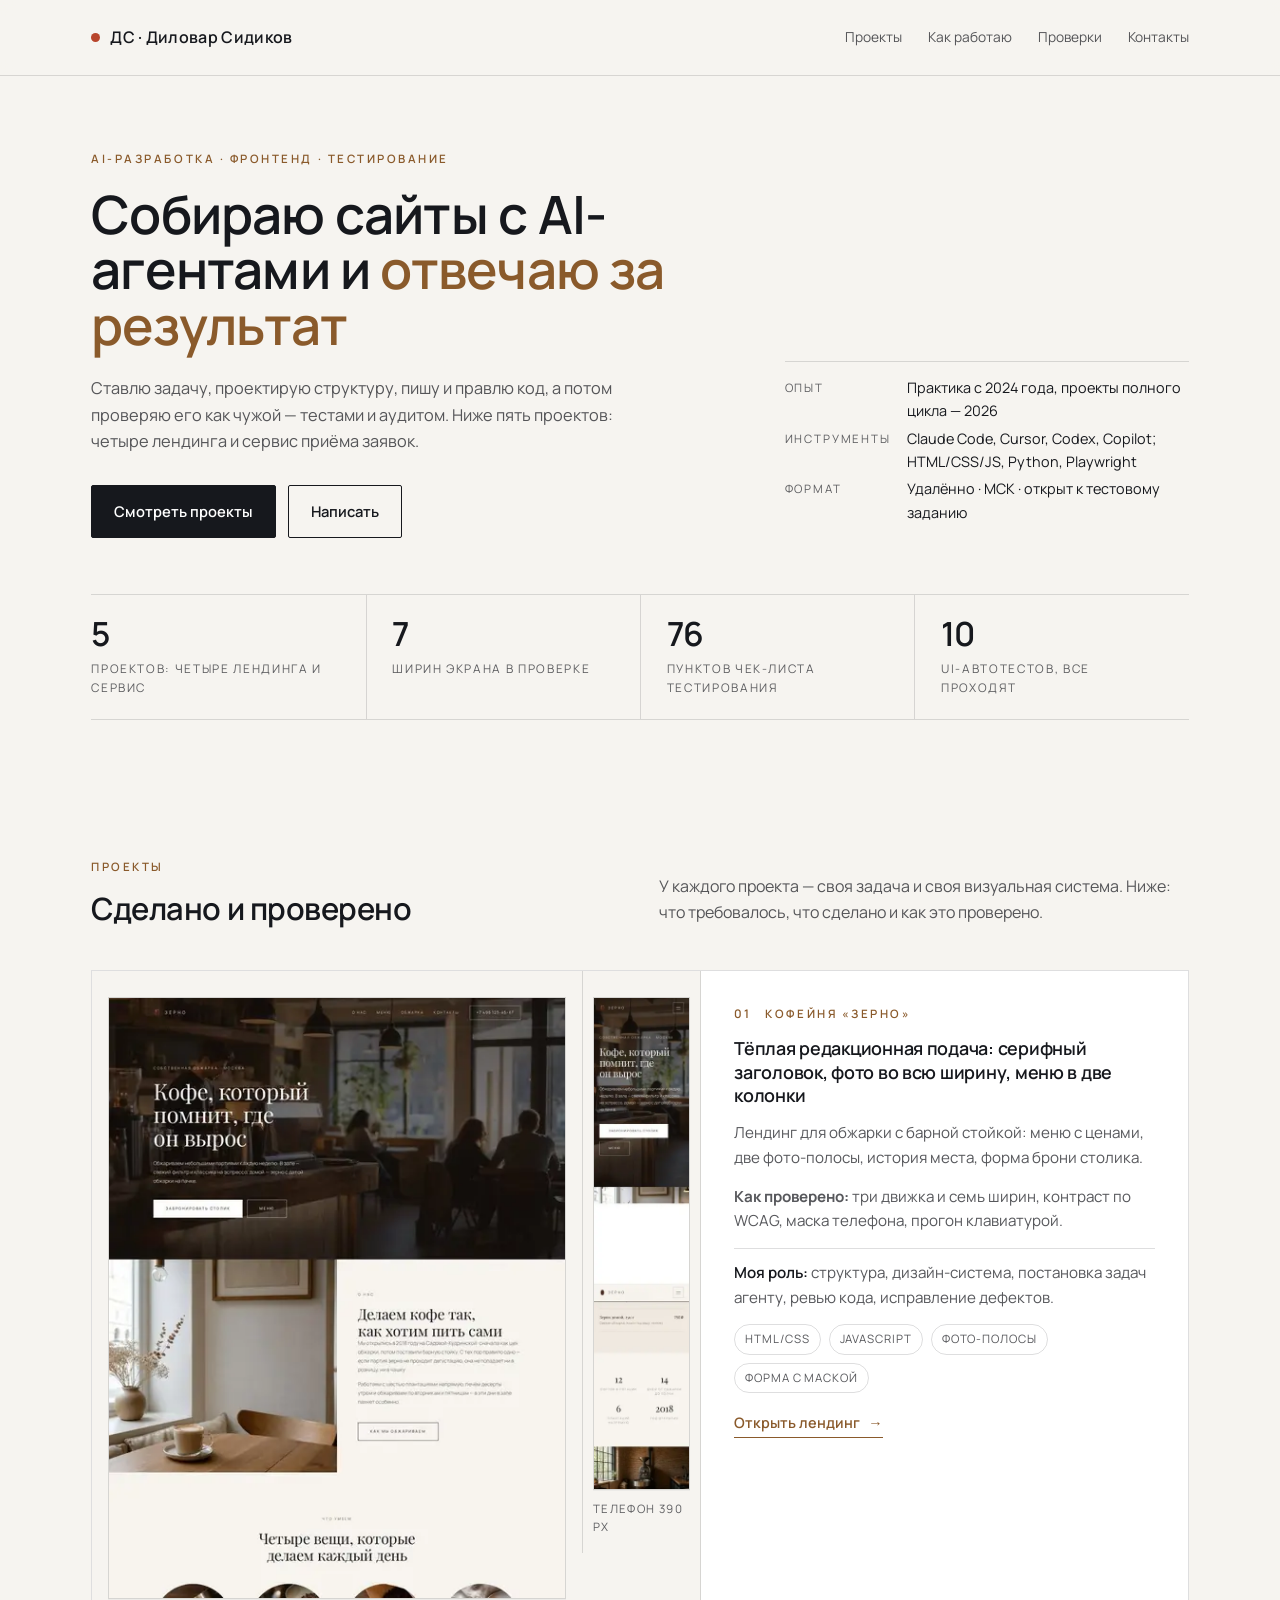
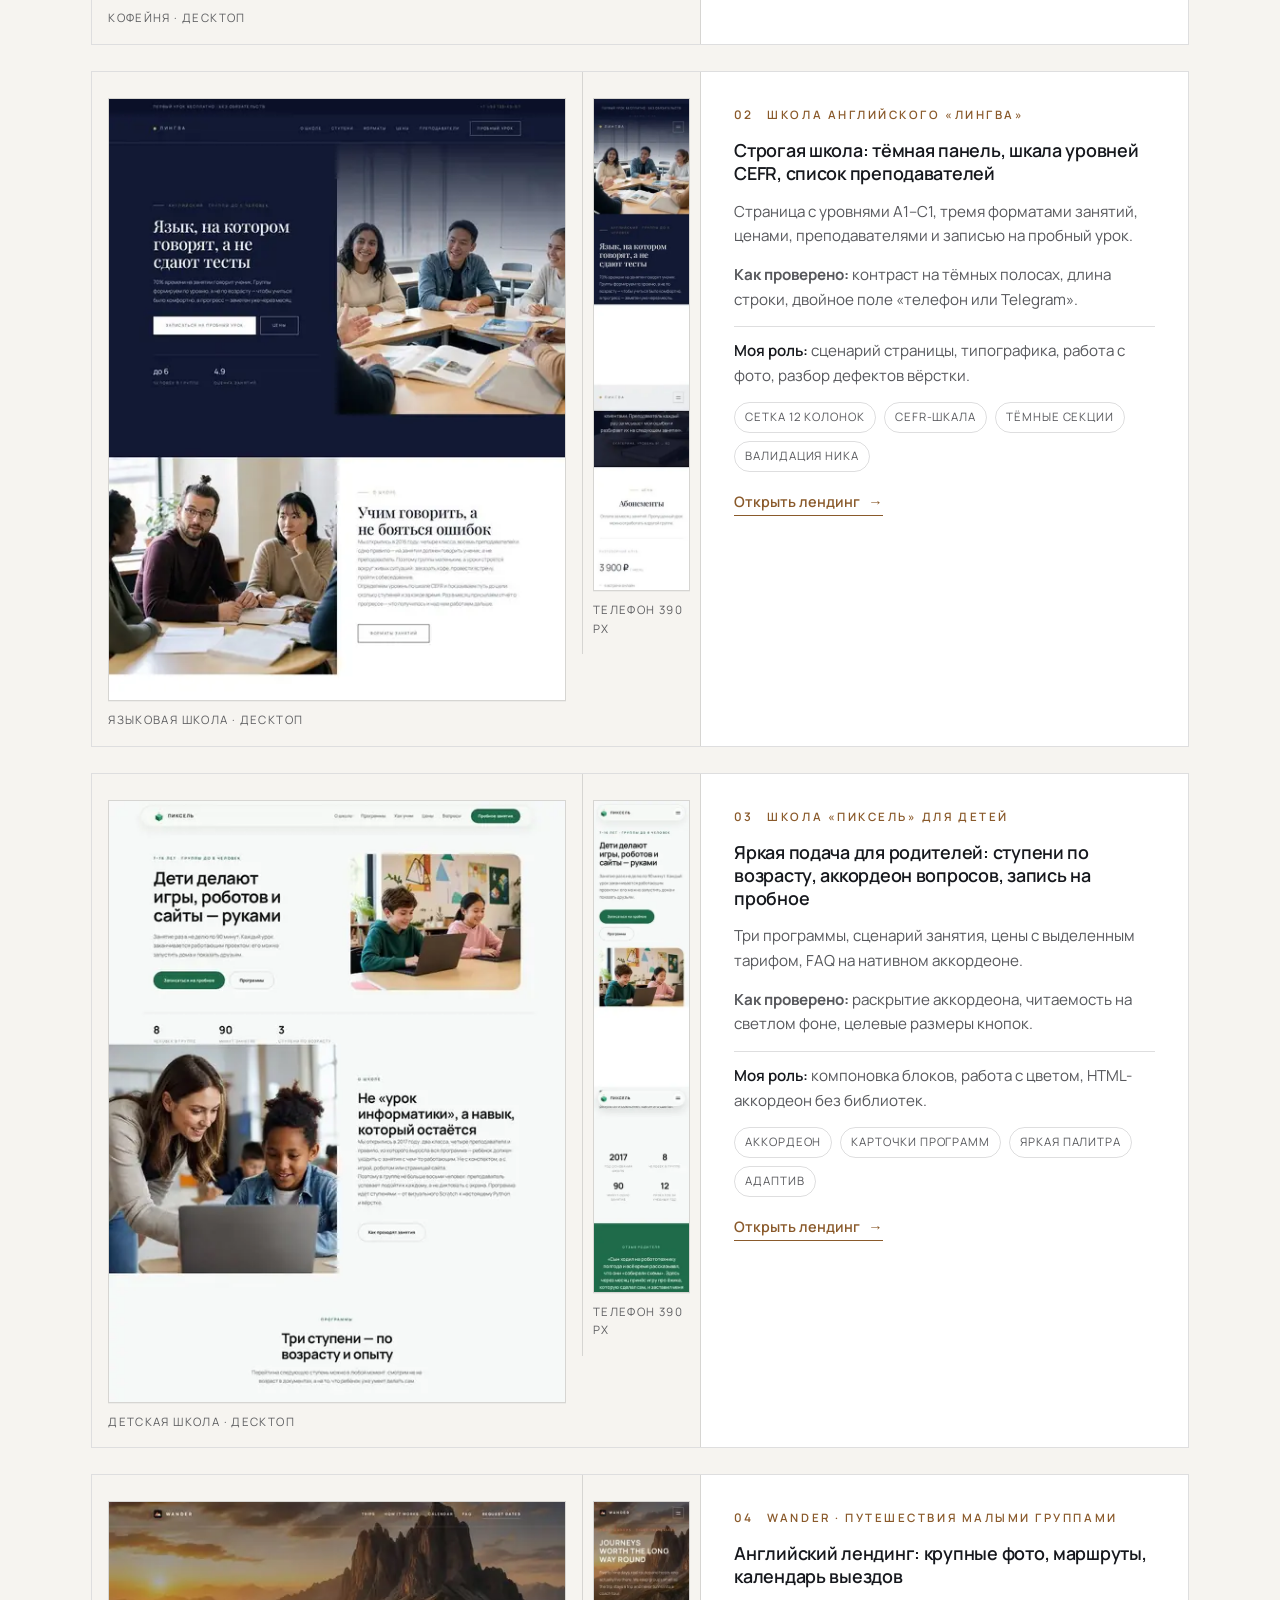
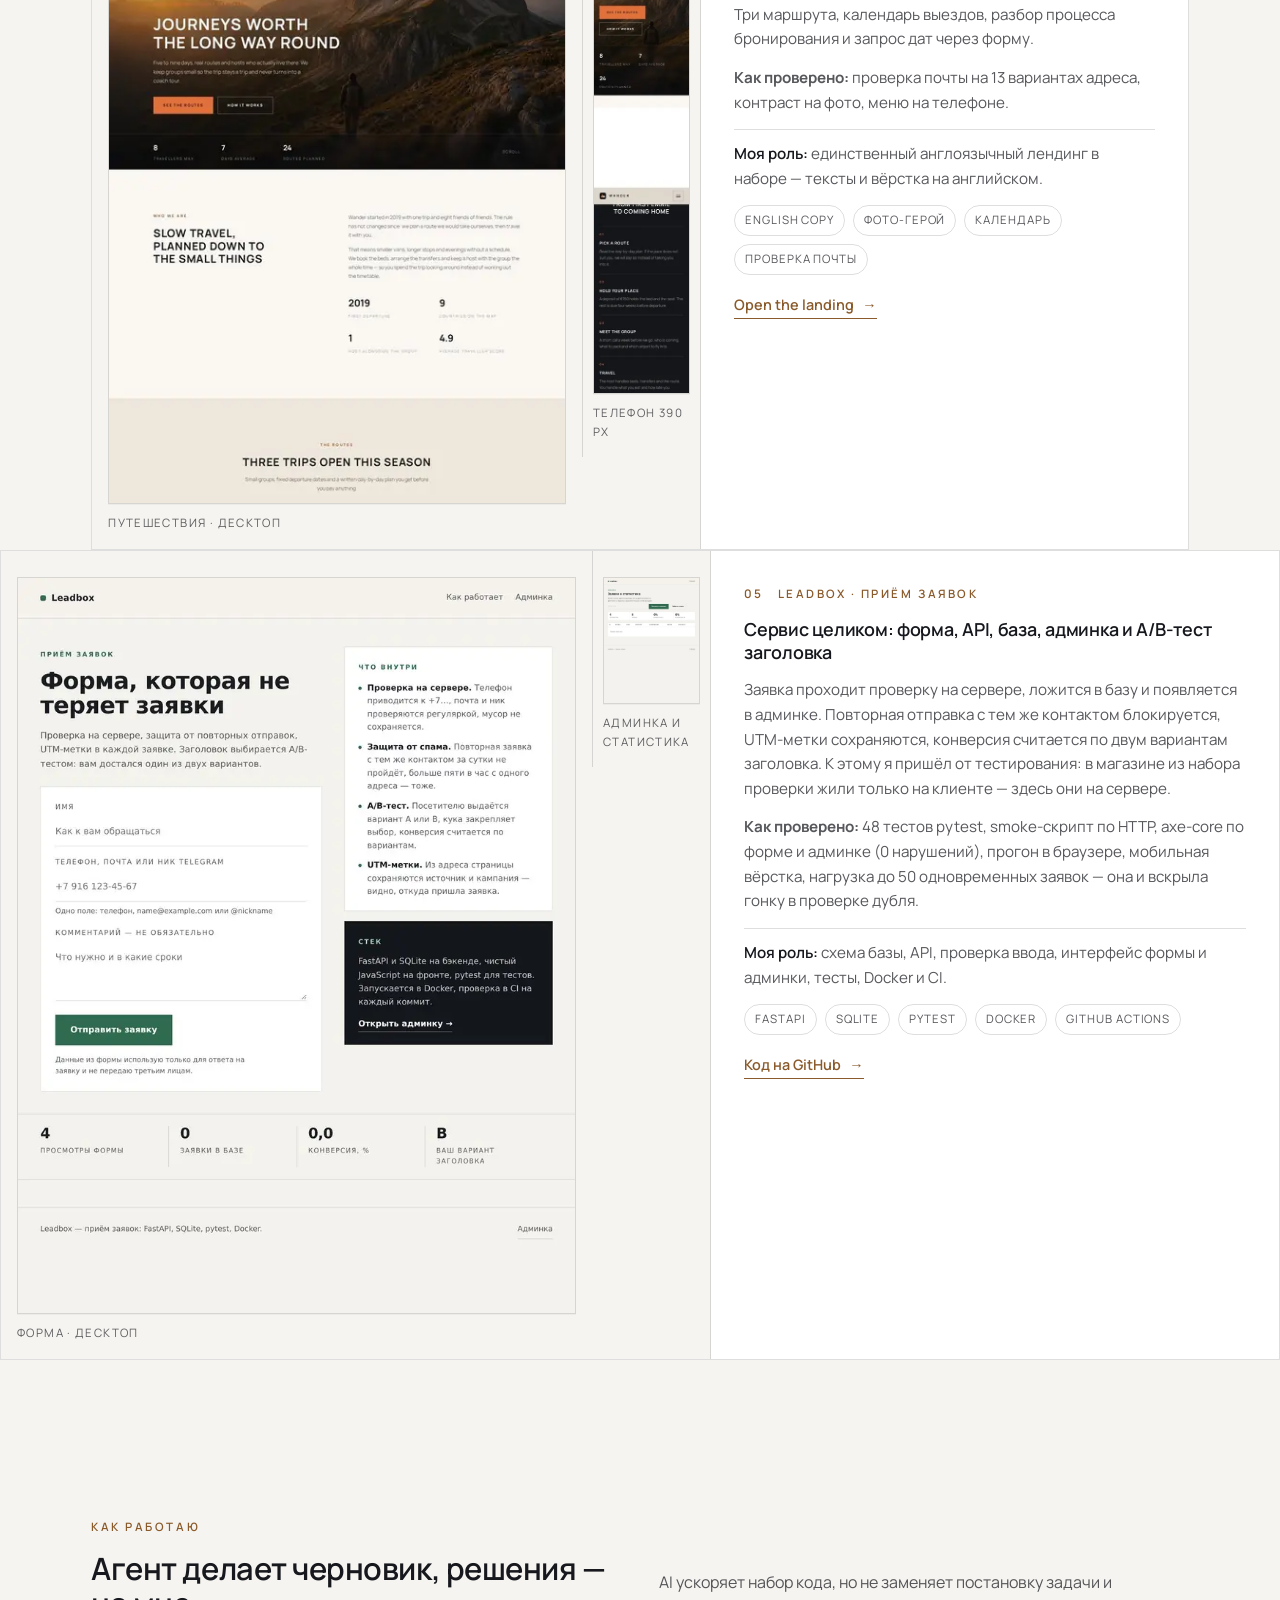
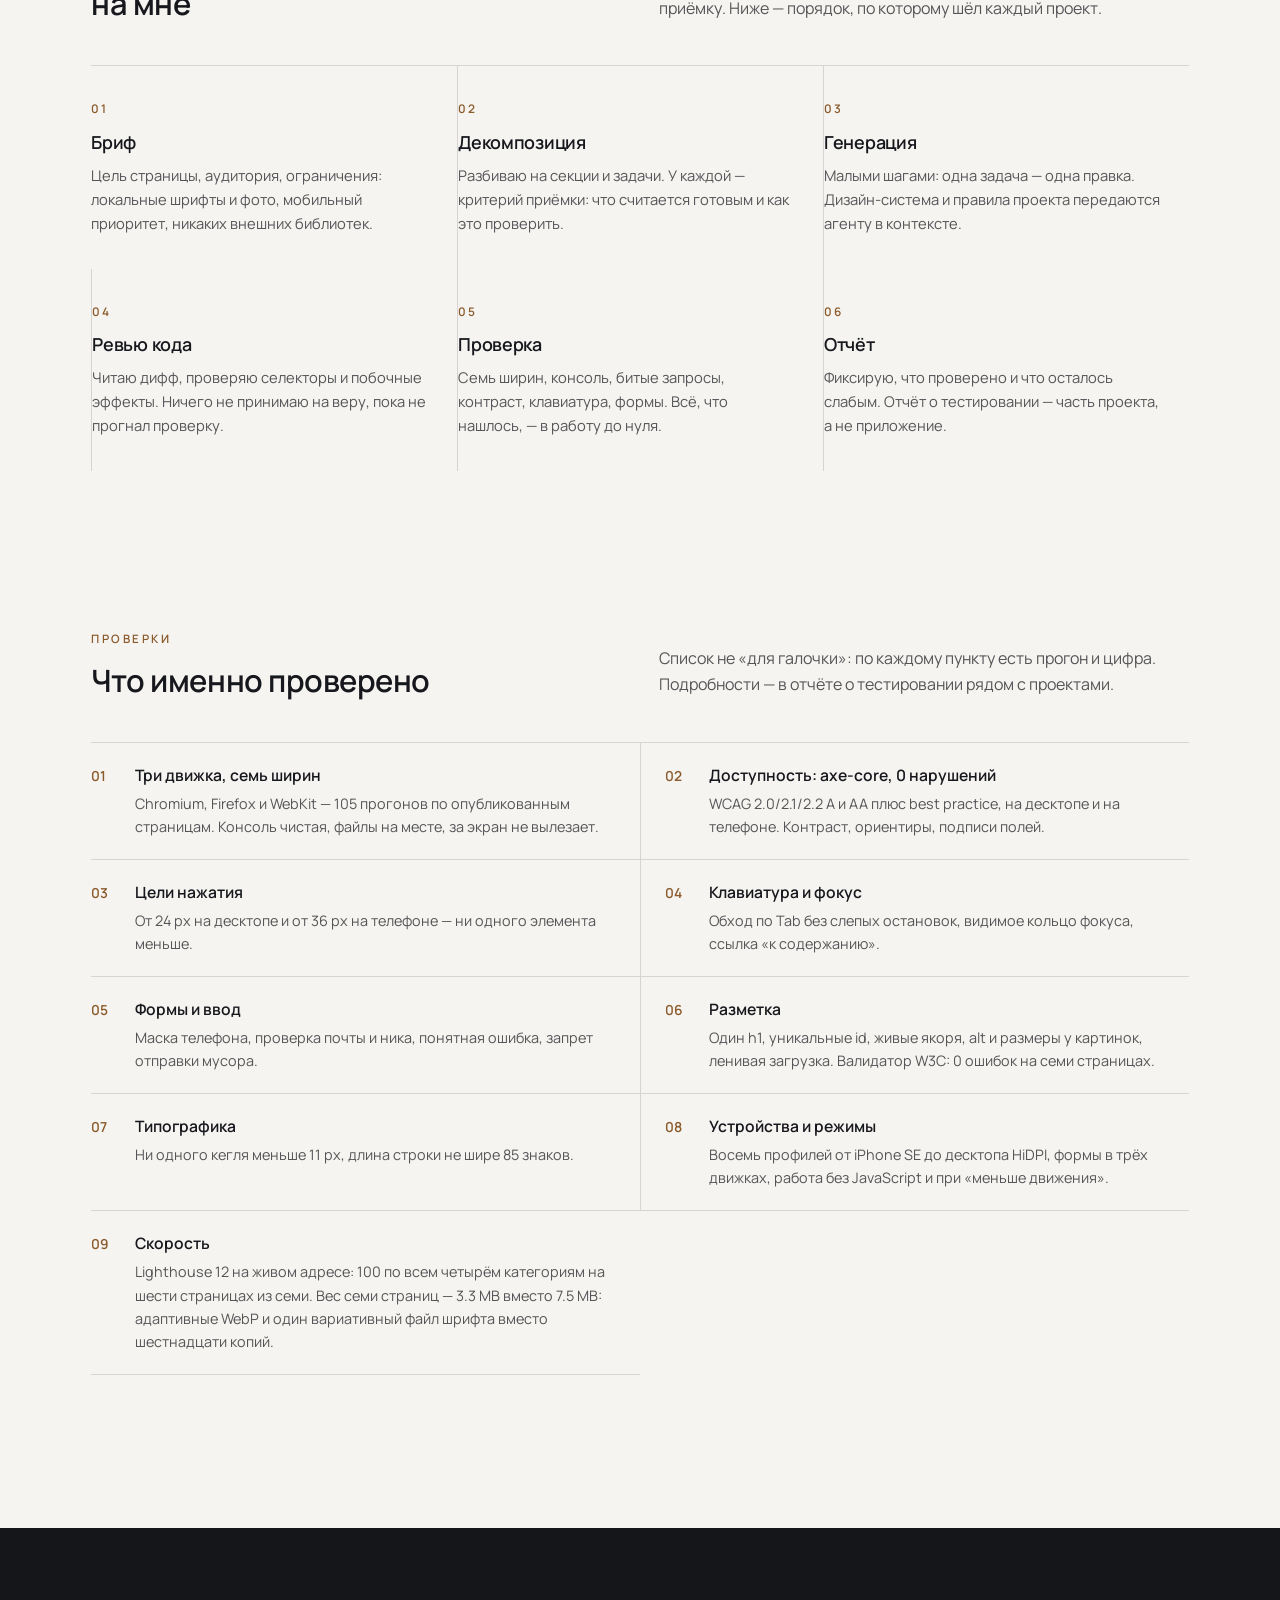
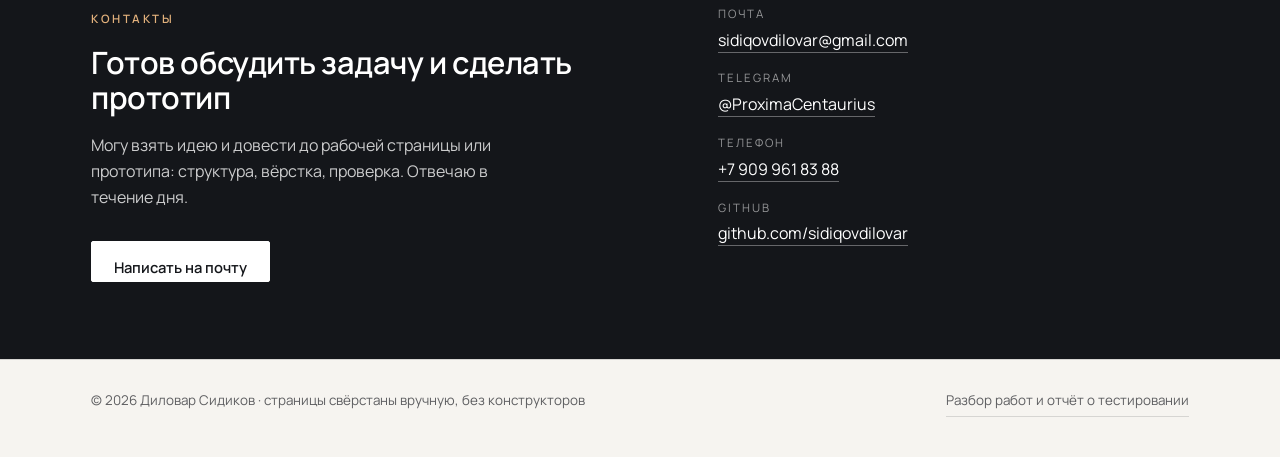
<file: showcase.html>
<!DOCTYPE html>
<html lang="ru">
<head>
<meta charset="utf-8">
<meta name="viewport" content="width=device-width, initial-scale=1">
<title>Диловар Сидиков — AI-разработчик и тестировщик</title>
<meta name="description" content="Портфолио: четыре лендинга, сервис приёма заявок и набор для тестирования. Как ставится задача AI-агенту и как проверяется результат.">
<meta property="og:url" content="https://sidiqovdilovar.github.io/landings/showcase.html">
<meta property="og:image" content="https://sidiqovdilovar.github.io/landings/img/og/showcase.jpg">
<meta property="og:image:width" content="1200">
<meta property="og:image:height" content="630">
<meta property="og:locale" content="ru_RU">
<meta name="twitter:card" content="summary_large_image">
<meta name="twitter:image" content="https://sidiqovdilovar.github.io/landings/img/og/showcase.jpg">
<meta property="og:title" content="Диловар Сидиков — AI-разработчик и тестировщик">
<meta property="og:description" content="Четыре лендинга, сервис приёма заявок и набор для тестирования. Процесс работы с AI-агентами и проверка результата.">
<meta property="og:type" content="website">
<link rel="icon" href="data:image/svg+xml,%3Csvg%20xmlns='http://www.w3.org/2000/svg'%20viewBox='0%200%2032%2032'%3E%3Crect%20width='32'%20height='32'%20rx='7'%20fill='%2314161a'/%3E%3Ctext%20x='16'%20y='23'%20font-family='Arial'%20font-size='15'%20font-weight='bold'%20fill='%23e2b17c'%20text-anchor='middle'%3EDS%3C/text%3E%3C/svg%3E">
<link rel="canonical" href="https://sidiqovdilovar.github.io/landings/showcase.html">
<link rel="preload" href="fonts/manrope-cyrillic.woff2" as="font" type="font/woff2" crossorigin>
<style>
  @font-face{font-family:'Manrope';font-style:normal;font-weight:200 800;font-display:swap;src:url('fonts/manrope-cyrillic.woff2') format('woff2');unicode-range:U+0301, U+0400-045F, U+0490-0491, U+04B0-04B1, U+2116}
  @font-face{font-family:'Manrope';font-style:normal;font-weight:200 800;font-display:swap;src:url('fonts/manrope-latin.woff2') format('woff2');unicode-range:U+0000-00FF, U+0131, U+0152-0153, U+02BB-02BC, U+02C6, U+02DA, U+02DC, U+0304, U+0308, U+0329, U+2000-206F, U+20AC, U+2122, U+2191, U+2193, U+2212, U+2215, U+FEFF, U+FFFD}
  @font-face{font-family:'Playfair Display';font-style:normal;font-weight:400 900;font-display:swap;src:url('fonts/playfair-cyrillic.woff2') format('woff2');unicode-range:U+0301, U+0400-045F, U+0490-0491, U+04B0-04B1, U+2116}
  @font-face{font-family:'Playfair Display';font-style:normal;font-weight:400 900;font-display:swap;src:url('fonts/playfair-latin.woff2') format('woff2');unicode-range:U+0000-00FF, U+0131, U+0152-0153, U+02BB-02BC, U+02C6, U+02DA, U+02DC, U+0304, U+0308, U+0329, U+2000-206F, U+20AC, U+2122, U+2191, U+2193, U+2212, U+2215, U+FEFF, U+FFFD}
  
  :root{
    --bg:#f6f4f0;
    --card:#fff;
    --ink:#16181d;
    --ink-70:rgba(22,24,29,.72);
    --ink-55:rgba(22,24,29,.68);
    --line:rgba(22,24,29,.14);
    --accent:#8a5a2b;
    --accent-2:#b8452c;
    --dark:#14161a;
    --sec:clamp(56px,6vw,88px);
  }
  *{box-sizing:border-box}
  html{scroll-behavior:smooth}
  body{
    margin:0;background:var(--bg);color:var(--ink);
    font-family:"Manrope","Helvetica Neue",Arial,sans-serif;
    font-size:16px;line-height:1.62;font-weight:400;
    -webkit-font-smoothing:antialiased;text-rendering:optimizeLegibility;
  }
  img{max-width:100%;display:block}
  picture{display:contents}
  a{color:inherit}
  .wrap{max-width:1200px;margin:0 auto;padding:0 clamp(22px,4vw,52px)}

  /* «к содержанию» — только для клавиатуры */
  .skip{position:fixed;left:16px;top:16px;z-index:99;padding:12px 18px;border-radius:2px;
    background:var(--dark);color:#fff;font-size:.9rem;font-weight:600;text-decoration:none;
    transform:translateY(-260%);transition:transform .2s ease}
  .skip:focus{transform:none}
  :focus-visible{outline:2px solid var(--accent);outline-offset:3px}

  .label{
    display:inline-block;font-size:.72rem;letter-spacing:.22em;text-transform:uppercase;
    color:var(--accent);font-weight:600;
  }
  h1,h2,h3{margin:0;font-weight:600;letter-spacing:-.015em}
  h1{font-size:clamp(1.9rem,4.4vw,3.3rem);line-height:1.05}
  h2{font-size:clamp(1.35rem,2.4vw,2rem);line-height:1.15}
  h3{font-size:1.12rem;line-height:1.3}
  p{margin:0}

  /* шапка */
  .top{padding:18px 0;border-bottom:1px solid var(--line);position:sticky;top:0;background:rgba(246,244,240,.94);backdrop-filter:blur(8px);z-index:20}
  .top__in{display:flex;align-items:center;gap:22px}
  .brand{display:flex;align-items:center;gap:10px;font-weight:600;text-decoration:none;letter-spacing:.02em}
  .brand i{width:9px;height:9px;border-radius:50%;background:var(--accent-2)}
  .nav{display:flex;gap:26px;margin-left:auto}
  .nav a{font-size:.86rem;text-decoration:none;color:var(--ink-70);padding:8px 0;border-bottom:1px solid transparent}
  .nav a:hover{color:var(--ink);border-bottom-color:var(--accent)}
  .burger{display:none;margin-left:auto;width:40px;height:40px;border:1px solid var(--line);background:#fff;position:relative;cursor:pointer}
  .burger span{position:absolute;left:10px;right:10px;height:1.6px;background:var(--ink);transition:transform .25s}
  .burger span:nth-child(1){top:14px}
  .burger span:nth-child(2){top:19px}
  .burger span:nth-child(3){top:24px}

  /* первый экран */
  .hero{padding:clamp(40px,5.4vw,74px) 0 clamp(34px,4.4vw,56px)}
  .hero__grid{display:grid;grid-template-columns:1.35fr .85fr;gap:clamp(28px,4vw,60px);align-items:end}
  .hero .label{margin-bottom:18px}
  .hero h1{max-width:22ch}
  .hero h1 em{font-style:normal;color:var(--accent)}
  .hero__lead{margin-top:22px;max-width:56ch;color:var(--ink-70);font-size:1.02rem}
  .hero__meta{display:grid;gap:14px;padding-top:8px}
  .meta{display:grid;grid-template-columns:auto 1fr;gap:4px 16px;font-size:.9rem;border-top:1px solid var(--line);padding-top:14px}
  .meta dt{color:var(--ink-55);font-size:.72rem;letter-spacing:.16em;text-transform:uppercase;padding-top:3px}
  .meta dd{margin:0}

  .cta-row{display:flex;flex-wrap:wrap;gap:12px;margin-top:30px}
  .btn{
    display:inline-flex;align-items:center;gap:10px;padding:14px 22px;border-radius:2px;
    font-size:.92rem;font-weight:600;text-decoration:none;border:1px solid var(--ink);
    background:var(--ink);color:#fff;transition:transform .18s ease,background .18s ease,color .18s ease;
  }
  .btn:hover{transform:translateY(-2px)}
  .btn--ghost{background:transparent;color:var(--ink)}
  .btn--ghost:hover{background:var(--ink);color:#fff}

  /* цифры */
  .facts{display:grid;grid-template-columns:repeat(4,1fr);border-top:1px solid var(--line);border-bottom:1px solid var(--line);
    margin-top:clamp(34px,4.4vw,56px)}
  .fact{padding:22px clamp(12px,2vw,26px);border-left:1px solid var(--line)}
  .fact:first-child{border-left:0;padding-left:0}
  .fact b{display:block;font-size:clamp(1.5rem,2.6vw,2.1rem);line-height:1;font-weight:600;letter-spacing:-.02em}
  .fact span{display:block;margin-top:8px;font-size:.74rem;letter-spacing:.14em;text-transform:uppercase;color:var(--ink-55)}

  /* секции */
  section{padding:var(--sec) 0}
  .sec-head{display:grid;grid-template-columns:1fr 1fr;gap:clamp(20px,3vw,50px);align-items:end;margin-bottom:clamp(28px,3.4vw,46px)}
  .sec-head p{color:var(--ink-70);max-width:52ch}

  /* кейс */
  .case{
    background:var(--card);border:1px solid var(--line);display:grid;
    grid-template-columns:minmax(0,1.25fr) minmax(0,1fr);overflow:hidden;
  }
  .case + .case{margin-top:26px}
  .case__shots{display:grid;grid-template-columns:1fr 118px;gap:0;background:var(--bg);border-right:1px solid var(--line);align-items:start}
  .case__shots figure{margin:0;padding:16px;display:grid;gap:10px;align-content:start}
  .case__shots figure + figure{border-left:1px solid var(--line);padding-left:10px;padding-right:10px}
  .case__shots img{border:1px solid var(--line);width:100%;height:auto;box-shadow:0 1px 0 rgba(22,24,29,.04)}
  .case__shots figcaption{font-size:.72rem;letter-spacing:.12em;text-transform:uppercase;color:var(--ink-55)}
  .case__body{padding:clamp(22px,2.6vw,34px);display:grid;gap:14px;align-content:start}
  .case__top{display:flex;align-items:baseline;gap:14px;flex-wrap:wrap}
  .case__num{font-size:.74rem;letter-spacing:.18em;color:var(--accent);font-weight:600}
  .case__body p{color:var(--ink-70);font-size:.95rem}
  .case__role{padding-top:12px;border-top:1px solid var(--line);font-size:.88rem;color:var(--ink-70)}
  .case__role b{color:var(--ink);font-weight:600}
  .tags{display:flex;flex-wrap:wrap;gap:8px;margin:0;padding:0;list-style:none}
  .tags li{font-size:.72rem;letter-spacing:.08em;text-transform:uppercase;color:var(--ink-70);
    border:1px solid var(--line);padding:5px 10px;border-radius:999px}
  .case__link{display:inline-flex;align-items:center;gap:8px;margin-top:4px;font-size:.9rem;font-weight:600;
    text-decoration:none;border-bottom:1px solid var(--accent);padding-bottom:2px;justify-self:start;color:var(--accent)}
  .case__link:hover{color:var(--ink);border-bottom-color:var(--ink)}

  /* процесс */
  .process{display:grid;grid-template-columns:repeat(3,1fr);gap:0;border-top:1px solid var(--line)}
  .step{padding:clamp(22px,2.6vw,34px) clamp(18px,2.2vw,28px) clamp(22px,2.6vw,34px) 0;border-left:1px solid var(--line)}
  .step:first-child{border-left:0;padding-left:0}
  .step b{display:block;font-size:.74rem;letter-spacing:.18em;color:var(--accent);margin-bottom:12px;font-weight:600}
  .step h3{margin-bottom:10px}
  .step p{color:var(--ink-70);font-size:.92rem}

  /* проверки */
  .checks{display:grid;grid-template-columns:1fr 1fr;gap:0;border-top:1px solid var(--line)}
  .check{padding:20px 24px 20px 0;border-bottom:1px solid var(--line);display:grid;grid-template-columns:30px 1fr;gap:0 14px}
  .check:nth-child(even){padding-left:24px;border-left:1px solid var(--line)}
  .check i{font-style:normal;color:var(--accent);font-weight:600;font-size:.86rem;padding-top:2px}
  .check b{display:block;font-weight:600;font-size:.98rem}
  .check span{display:block;color:var(--ink-70);font-size:.9rem;margin-top:4px}

  /* контакты */
  .contact{background:var(--dark);color:#fff;margin-top:var(--sec)}
  .contact .label{color:#e2b17c}
  .contact h2{color:#fff;margin-top:14px}
  .contact__in{display:grid;grid-template-columns:1.1fr .9fr;gap:clamp(30px,4vw,64px);align-items:start}
  .contact p{color:rgba(255,255,255,.78);margin-top:18px;max-width:46ch}
  .contact dl{margin:0;display:grid;gap:16px}
  .contact dt{font-size:.72rem;letter-spacing:.18em;text-transform:uppercase;color:rgba(255,255,255,.55)}
  .contact dd{margin:4px 0 0;font-size:1rem}
  .contact a{color:#fff;text-decoration:none;border-bottom:1px solid rgba(255,255,255,.35);padding-bottom:1px}
  .contact a:hover{border-bottom-color:#fff}
  .contact .btn{background:#fff;color:var(--dark);border-color:#fff}

  footer.foot{border-top:1px solid var(--line);padding:26px 0 40px;color:var(--ink-55);font-size:.84rem}
  .foot__in{display:flex;flex-wrap:wrap;gap:14px 28px;align-items:center;justify-content:space-between}
  .foot__in a{display:inline-block;padding-top:4px;padding-bottom:4px}

  @media (max-width:900px){
    .hero__grid{grid-template-columns:1fr;align-items:start}
    .facts{grid-template-columns:1fr 1fr}
    .fact:nth-child(3){border-left:0;padding-left:0;border-top:1px solid var(--line)}
    .fact:nth-child(4){border-top:1px solid var(--line)}
    .sec-head{grid-template-columns:1fr;align-items:start}
    .case{grid-template-columns:1fr}
    .case__shots{border-right:0;border-bottom:1px solid var(--line)}
    .process{grid-template-columns:1fr}
    .step{border-left:0;padding-left:0;border-top:1px solid var(--line)}
    .step:first-child{border-top:0}
    .contact__in{grid-template-columns:1fr}
  }
  @media (max-width:760px){
    .nav{position:absolute;left:0;right:0;top:100%;flex-direction:column;gap:0;margin:0;background:var(--bg);
      border-bottom:1px solid var(--line);max-height:0;overflow:hidden;transition:max-height .3s}
    .nav.is-open{max-height:320px}
    .nav a{padding:15px clamp(22px,4vw,52px);border-bottom:1px solid var(--line);font-size:.95rem}
    .burger{display:block}
    .checks{grid-template-columns:1fr}
    .check:nth-child(even){padding-left:0;border-left:0}
    .brand{padding-top:8px;padding-bottom:8px}
    .case__link{padding-top:10px;padding-bottom:10px}
    .contact dd a{display:inline-block;padding-top:10px;padding-bottom:10px}
    .foot__in a{padding-top:10px;padding-bottom:10px}
    .case__shots{grid-template-columns:1fr 104px}
    .case__shots figure{padding:12px}
    .case__shots figure + figure{border-left:1px solid var(--line);border-top:0;padding-left:8px;padding-right:8px}
  }
  @media (max-width:420px){
    .facts{grid-template-columns:1fr}
    .fact{border-left:0;padding-left:0;border-top:1px solid var(--line);padding-top:16px}
    .fact:first-child{border-top:0}
    .cta-row .btn{width:100%;justify-content:space-between}
  }
  @media (prefers-reduced-motion:reduce){
    html{scroll-behavior:auto}
    .btn:hover{transform:none}
      /* при «меньше движения» гасим не только входные анимации, но и переходы при наведении */
    *,*::before,*::after{animation-duration:.01ms!important;animation-iteration-count:1!important;transition-duration:.01ms!important;scroll-behavior:auto!important}
  }

@media print{
    .skip{display:none!important}
    .term{display:none!important}
  }
  </style>
</head>
<body>
<a class="skip" href="#top">Перейти к содержанию</a>

<header class="top">
  <div class="wrap top__in">
    <a class="brand" href="#top"><i></i>ДС · Диловар Сидиков</a>
    <nav class="nav" id="nav">
      <a href="#cases">Проекты</a>
      <a href="#process">Как работаю</a>
      <a href="#checks">Проверки</a>
      <a href="#contact">Контакты</a>
    </nav>
    <button class="burger" id="burger" type="button" aria-label="Меню" aria-expanded="false" aria-controls="nav">
      <span></span><span></span><span></span>
    </button>
  </div>
</header>

<main id="top" tabindex="-1">

  <section class="hero">
    <div class="wrap">
      <div class="hero__grid">
        <div>
          <span class="label">AI-разработка · фронтенд · тестирование</span>
          <h1>Собираю сайты с AI-агентами и <em>отвечаю за результат</em></h1>
          <p class="hero__lead">Ставлю задачу, проектирую структуру, пишу и правлю код, а потом проверяю его как чужой — тестами и аудитом. Ниже пять проектов: четыре лендинга и сервис приёма заявок.</p>
          <div class="cta-row">
            <a class="btn" href="#cases">Смотреть проекты</a>
            <a class="btn btn--ghost" href="#contact">Написать</a>
          </div>
        </div>
        <div class="hero__meta">
          <dl class="meta">
            <dt>Опыт</dt><dd>Практика с 2024 года, проекты полного цикла — 2026</dd>
            <dt>Инструменты</dt><dd>Claude Code, Cursor, Codex, Copilot; HTML/CSS/JS, Python, Playwright</dd>
            <dt>Формат</dt><dd>Удалённо · МСК · открыт к тестовому заданию</dd>
          </dl>
        </div>
      </div>

      <div class="facts">
        <div class="fact"><b>5</b><span>проектов: четыре лендинга и сервис</span></div>
        <div class="fact"><b>7</b><span>ширин экрана в проверке</span></div>
        <div class="fact"><b>76</b><span>пунктов чек-листа тестирования</span></div>
        <div class="fact"><b>10</b><span>UI-автотестов, все проходят</span></div>
      </div>
    </div>
  </section>

  <section id="cases">
    <div class="wrap">
      <div class="sec-head">
        <div>
          <span class="label">Проекты</span>
          <h2 style="margin-top:12px">Сделано и проверено</h2>
        </div>
        <p>У каждого проекта — своя задача и своя визуальная система. Ниже: что требовалось, что сделано и как это проверено.</p>
      </div>

      <article class="case">
        <div class="case__shots">
          <figure>
            <picture><source srcset="review/preview/zerno-desk-480.webp 480w, review/preview/zerno-desk.webp 760w" sizes="(max-width:620px) 60vw, (max-width:900px) 75vw, (max-width:1100px) 40vw, 35vw" type="image/webp"><img decoding="async" src="review/preview/zerno-desk.jpg" alt="Лендинг кофейни «Зерно»: первый экран и меню" width="760" height="1003" loading="lazy"></picture>
            <figcaption>Кофейня · десктоп</figcaption>
          </figure>
          <figure>
            <picture><source srcset="review/preview/zerno-mob.webp 196w" sizes="(max-width:620px) 25vw, (max-width:900px) 15vw, 10vw" type="image/webp"><img decoding="async" src="review/preview/zerno-mob.jpg" alt="Лендинг кофейни на телефоне" width="200" height="1034" loading="lazy"></picture>
            <figcaption>Телефон 390 px</figcaption>
          </figure>
        </div>
        <div class="case__body">
          <div class="case__top"><span class="case__num">01</span><span class="label">Кофейня «Зерно»</span></div>
          <h3>Тёплая редакционная подача: серифный заголовок, фото во всю ширину, меню в две колонки</h3>
          <p>Лендинг для обжарки с барной стойкой: меню с ценами, две фото-полосы, история места, форма брони столика.</p>
          <p><b>Как проверено:</b> три движка и семь ширин, контраст по WCAG, маска телефона, прогон клавиатурой.</p>
          <p class="case__role"><b>Моя роль:</b> структура, дизайн-система, постановка задач агенту, ревью кода, исправление дефектов.</p>
          <ul class="tags"><li>HTML/CSS</li><li>JavaScript</li><li>Фото-полосы</li><li>Форма с маской</li></ul>
          <a class="case__link" href="zerno-coffee.html">Открыть лендинг <span aria-hidden="true">→</span></a>
        </div>
      </article>

      <article class="case">
        <div class="case__shots">
          <figure>
            <picture><source srcset="review/preview/lingua-desk-480.webp 480w, review/preview/lingua-desk.webp 760w" sizes="(max-width:620px) 60vw, (max-width:900px) 75vw, (max-width:1100px) 40vw, 35vw" type="image/webp"><img decoding="async" src="review/preview/lingua-desk.jpg" alt="Лендинг языковой школы «Лингва»: первый экран и ступени" width="760" height="1003" loading="lazy"></picture>
            <figcaption>Языковая школа · десктоп</figcaption>
          </figure>
          <figure>
            <picture><source srcset="review/preview/lingua-mob.webp 196w" sizes="(max-width:620px) 25vw, (max-width:900px) 15vw, 10vw" type="image/webp"><img decoding="async" src="review/preview/lingua-mob.jpg" alt="Лендинг языковой школы на телефоне" width="200" height="1034" loading="lazy"></picture>
            <figcaption>Телефон 390 px</figcaption>
          </figure>
        </div>
        <div class="case__body">
          <div class="case__top"><span class="case__num">02</span><span class="label">Школа английского «Лингва»</span></div>
          <h3>Строгая школа: тёмная панель, шкала уровней CEFR, список преподавателей</h3>
          <p>Страница с уровнями A1–C1, тремя форматами занятий, ценами, преподавателями и записью на пробный урок.</p>
          <p><b>Как проверено:</b> контраст на тёмных полосах, длина строки, двойное поле «телефон или Telegram».</p>
          <p class="case__role"><b>Моя роль:</b> сценарий страницы, типографика, работа с фото, разбор дефектов вёрстки.</p>
          <ul class="tags"><li>Сетка 12 колонок</li><li>CEFR-шкала</li><li>Тёмные секции</li><li>Валидация ника</li></ul>
          <a class="case__link" href="lingua-school.html">Открыть лендинг <span aria-hidden="true">→</span></a>
        </div>
      </article>

      <article class="case">
        <div class="case__shots">
          <figure>
            <picture><source srcset="review/preview/kids-desk-480.webp 480w, review/preview/kids-desk.webp 760w" sizes="(max-width:620px) 60vw, (max-width:900px) 75vw, (max-width:1100px) 40vw, 35vw" type="image/webp"><img decoding="async" src="review/preview/kids-desk.jpg" alt="Лендинг детской школы «Пиксель»: первый экран и программы" width="760" height="1003" loading="lazy"></picture>
            <figcaption>Детская школа · десктоп</figcaption>
          </figure>
          <figure>
            <picture><source srcset="review/preview/kids-mob.webp 196w" sizes="(max-width:620px) 25vw, (max-width:900px) 15vw, 10vw" type="image/webp"><img decoding="async" src="review/preview/kids-mob.jpg" alt="Лендинг детской школы на телефоне" width="200" height="1034" loading="lazy"></picture>
            <figcaption>Телефон 390 px</figcaption>
          </figure>
        </div>
        <div class="case__body">
          <div class="case__top"><span class="case__num">03</span><span class="label">Школа «Пиксель» для детей</span></div>
          <h3>Яркая подача для родителей: ступени по возрасту, аккордеон вопросов, запись на пробное</h3>
          <p>Три программы, сценарий занятия, цены с выделенным тарифом, FAQ на нативном аккордеоне.</p>
          <p><b>Как проверено:</b> раскрытие аккордеона, читаемость на светлом фоне, целевые размеры кнопок.</p>
          <p class="case__role"><b>Моя роль:</b> компоновка блоков, работа с цветом, HTML-аккордеон без библиотек.</p>
          <ul class="tags"><li>Аккордеон</li><li>Карточки программ</li><li>Яркая палитра</li><li>Адаптив</li></ul>
          <a class="case__link" href="pixel-kids.html">Открыть лендинг <span aria-hidden="true">→</span></a>
        </div>
      </article>

      <article class="case">
        <div class="case__shots">
          <figure>
            <picture><source srcset="review/preview/wander-desk-480.webp 480w, review/preview/wander-desk.webp 760w" sizes="(max-width:620px) 60vw, (max-width:900px) 75vw, (max-width:1100px) 40vw, 35vw" type="image/webp"><img decoding="async" src="review/preview/wander-desk.jpg" alt="Лендинг путешествий Wander: первый экран и маршруты" width="760" height="1003" loading="lazy"></picture>
            <figcaption>Путешествия · десктоп</figcaption>
          </figure>
          <figure>
            <picture><source srcset="review/preview/wander-mob.webp 196w" sizes="(max-width:620px) 25vw, (max-width:900px) 15vw, 10vw" type="image/webp"><img decoding="async" src="review/preview/wander-mob.jpg" alt="Лендинг путешествий на телефоне" width="200" height="1034" loading="lazy"></picture>
            <figcaption>Телефон 390 px</figcaption>
          </figure>
        </div>
        <div class="case__body">
          <div class="case__top"><span class="case__num">04</span><span class="label">Wander · путешествия малыми группами</span></div>
          <h3>Английский лендинг: крупные фото, маршруты, календарь выездов</h3>
          <p>Три маршрута, календарь выездов, разбор процесса бронирования и запрос дат через форму.</p>
          <p><b>Как проверено:</b> проверка почты на 13 вариантах адреса, контраст на фото, меню на телефоне.</p>
          <p class="case__role"><b>Моя роль:</b> единственный англоязычный лендинг в наборе — тексты и вёрстка на английском.</p>
          <ul class="tags"><li>English copy</li><li>Фото-герой</li><li>Календарь</li><li>Проверка почты</li></ul>
          <a class="case__link" href="wander-travel.html">Open the landing <span aria-hidden="true">→</span></a>
        </div>
      </article>
    </div>

      <article class="case" id="leadbox">
        <div class="case__shots">
          <figure>
            <picture><source srcset="review/preview/leadbox-form-480.webp 480w, review/preview/leadbox-form.webp 760w" sizes="(max-width:620px) 70vw, (max-width:900px) 85vw, 45vw" type="image/webp"><img decoding="async" src="review/preview/leadbox-form.jpg" alt="Leadbox: форма заявки с проверкой ввода" width="760" height="1003" loading="lazy"></picture>
            <figcaption>Форма · десктоп</figcaption>
          </figure>
          <figure>
            <picture><source srcset="review/preview/leadbox-admin-480.webp 480w, review/preview/leadbox-admin.webp 760w" sizes="(max-width:620px) 25vw, (max-width:900px) 15vw, 10vw" type="image/webp"><img decoding="async" src="review/preview/leadbox-admin.jpg" alt="Leadbox: админка со списком заявок" width="760" height="1003" loading="lazy"></picture>
            <figcaption>Админка и статистика</figcaption>
          </figure>
        </div>
        <div class="case__body">
          <div class="case__top"><span class="case__num">05</span><span class="label">Leadbox · приём заявок</span></div>
          <h3>Сервис целиком: форма, API, база, админка и A/B-тест заголовка</h3>
          <p>Заявка проходит проверку на сервере, ложится в базу и появляется в админке. Повторная отправка с тем же контактом блокируется, UTM-метки сохраняются, конверсия считается по двум вариантам заголовка. К этому я пришёл от тестирования: в магазине из набора проверки жили только на клиенте — здесь они на сервере.</p>
          <p><b>Как проверено:</b> 48 тестов pytest, smoke-скрипт по HTTP, axe-core по форме и админке (0 нарушений), прогон в браузере, мобильная вёрстка, нагрузка до 50 одновременных заявок — она и вскрыла гонку в проверке дубля.</p>
          <p class="case__role"><b>Моя роль:</b> схема базы, API, проверка ввода, интерфейс формы и админки, тесты, Docker и CI.</p>
          <ul class="tags"><li>FastAPI</li><li>SQLite</li><li>pytest</li><li>Docker</li><li>GitHub Actions</li></ul>
          <a class="case__link" href="https://github.com/sidiqovdilovar/leadbox">Код на GitHub <span aria-hidden="true">→</span></a>
        </div>
      </article>
  </section>

  <section id="process">
    <div class="wrap">
      <div class="sec-head">
        <div>
          <span class="label">Как работаю</span>
          <h2 style="margin-top:12px">Агент делает черновик, решения — на мне</h2>
        </div>
        <p>AI ускоряет набор кода, но не заменяет постановку задачи и приёмку. Ниже — порядок, по которому шёл каждый проект.</p>
      </div>
      <div class="process">
        <div class="step">
          <b>01</b>
          <h3>Бриф</h3>
          <p>Цель страницы, аудитория, ограничения: локальные шрифты и фото, мобильный приоритет, никаких внешних библиотек.</p>
        </div>
        <div class="step">
          <b>02</b>
          <h3>Декомпозиция</h3>
          <p>Разбиваю на секции и задачи. У каждой — критерий приёмки: что считается готовым и как это проверить.</p>
        </div>
        <div class="step">
          <b>03</b>
          <h3>Генерация</h3>
          <p>Малыми шагами: одна задача — одна правка. Дизайн-система и правила проекта передаются агенту в контексте.</p>
        </div>
        <div class="step">
          <b>04</b>
          <h3>Ревью кода</h3>
          <p>Читаю дифф, проверяю селекторы и побочные эффекты. Ничего не принимаю на веру, пока не прогнал проверку.</p>
        </div>
        <div class="step">
          <b>05</b>
          <h3>Проверка</h3>
          <p>Семь ширин, консоль, битые запросы, контраст, клавиатура, формы. Всё, что нашлось, — в работу до нуля.</p>
        </div>
        <div class="step">
          <b>06</b>
          <h3>Отчёт</h3>
          <p>Фиксирую, что проверено и что осталось слабым. Отчёт о тестировании — часть проекта, а не приложение.</p>
        </div>
      </div>
    </div>
  </section>

  <section id="checks">
    <div class="wrap">
      <div class="sec-head">
        <div>
          <span class="label">Проверки</span>
          <h2 style="margin-top:12px">Что именно проверено</h2>
        </div>
        <p>Список не «для галочки»: по каждому пункту есть прогон и цифра. Подробности — в отчёте о тестировании рядом с проектами.</p>
      </div>
      <div class="checks">
        <div class="check"><i>01</i><div><b>Три движка, семь ширин</b><span>Chromium, Firefox и WebKit — 105 прогонов по опубликованным страницам. Консоль чистая, файлы на месте, за экран не вылезает.</span></div></div>
        <div class="check"><i>02</i><div><b>Доступность: axe-core, 0 нарушений</b><span>WCAG 2.0/2.1/2.2 A и AA плюс best practice, на десктопе и на телефоне. Контраст, ориентиры, подписи полей.</span></div></div>
        <div class="check"><i>03</i><div><b>Цели нажатия</b><span>От 24 px на десктопе и от 36 px на телефоне — ни одного элемента меньше.</span></div></div>
        <div class="check"><i>04</i><div><b>Клавиатура и фокус</b><span>Обход по Tab без слепых остановок, видимое кольцо фокуса, ссылка «к содержанию».</span></div></div>
        <div class="check"><i>05</i><div><b>Формы и ввод</b><span>Маска телефона, проверка почты и ника, понятная ошибка, запрет отправки мусора.</span></div></div>
        <div class="check"><i>06</i><div><b>Разметка</b><span>Один h1, уникальные id, живые якоря, alt и размеры у картинок, ленивая загрузка. Валидатор W3C: 0 ошибок на семи страницах.</span></div></div>
        <div class="check"><i>07</i><div><b>Типографика</b><span>Ни одного кегля меньше 11 px, длина строки не шире 85 знаков.</span></div></div>
        <div class="check"><i>08</i><div><b>Устройства и режимы</b><span>Восемь профилей от iPhone SE до десктопа HiDPI, формы в трёх движках, работа без JavaScript и при «меньше движения».</span></div></div>
        <div class="check"><i>09</i><div><b>Скорость</b><span>Lighthouse 12 на живом адресе: 100 по всем четырём категориям на шести страницах из семи. Вес семи страниц — 3.3 MB вместо 7.5 MB: адаптивные WebP и один вариативный файл шрифта вместо шестнадцати копий.</span></div></div>
      </div>
    </div>
  </section>

  <section class="contact" id="contact">
    <div class="wrap contact__in">
      <div>
        <span class="label">Контакты</span>
        <h2>Готов обсудить задачу и сделать прототип</h2>
        <p>Могу взять идею и довести до рабочей страницы или прототипа: структура, вёрстка, проверка. Отвечаю в течение дня.</p>
        <div class="cta-row">
          <a class="btn" href="mailto:sidiqovdilovar@gmail.com">Написать на почту</a>
        </div>
      </div>
      <dl>
        <div><dt>Почта</dt><dd><a href="mailto:sidiqovdilovar@gmail.com">sidiqovdilovar@gmail.com</a></dd></div>
        <div><dt>Telegram</dt><dd><a href="https://t.me/ProximaCentaurius">@ProximaCentaurius</a></dd></div>
        <div><dt>Телефон</dt><dd><a href="tel:+79099618388">+7 909 961 83 88</a></dd></div>
        <div><dt>GitHub</dt><dd><a href="https://github.com/sidiqovdilovar">github.com/sidiqovdilovar</a></dd></div>
      </dl>
    </div>
  </section>
</main>

<footer class="foot">
  <div class="wrap foot__in">
    <span>© <span id="year"></span> Диловар Сидиков · страницы свёрстаны вручную, без конструкторов</span>
    <a href="review.html" style="text-decoration:none;border-bottom:1px solid var(--line)">Разбор работ и отчёт о тестировании</a>
  </div>
</footer>

<script>
  var burger = document.getElementById('burger');
  var nav = document.getElementById('nav');
  burger.addEventListener('click', function () {
    var open = nav.classList.toggle('is-open');
    burger.setAttribute('aria-expanded', open ? 'true' : 'false');
  });
  nav.addEventListener('click', function (e) {
    if (e.target.tagName === 'A') {
      nav.classList.remove('is-open');
      burger.setAttribute('aria-expanded', 'false');
    }
  });
  document.getElementById('year').textContent = new Date().getFullYear();
</script>
</body>
</html>
</file>
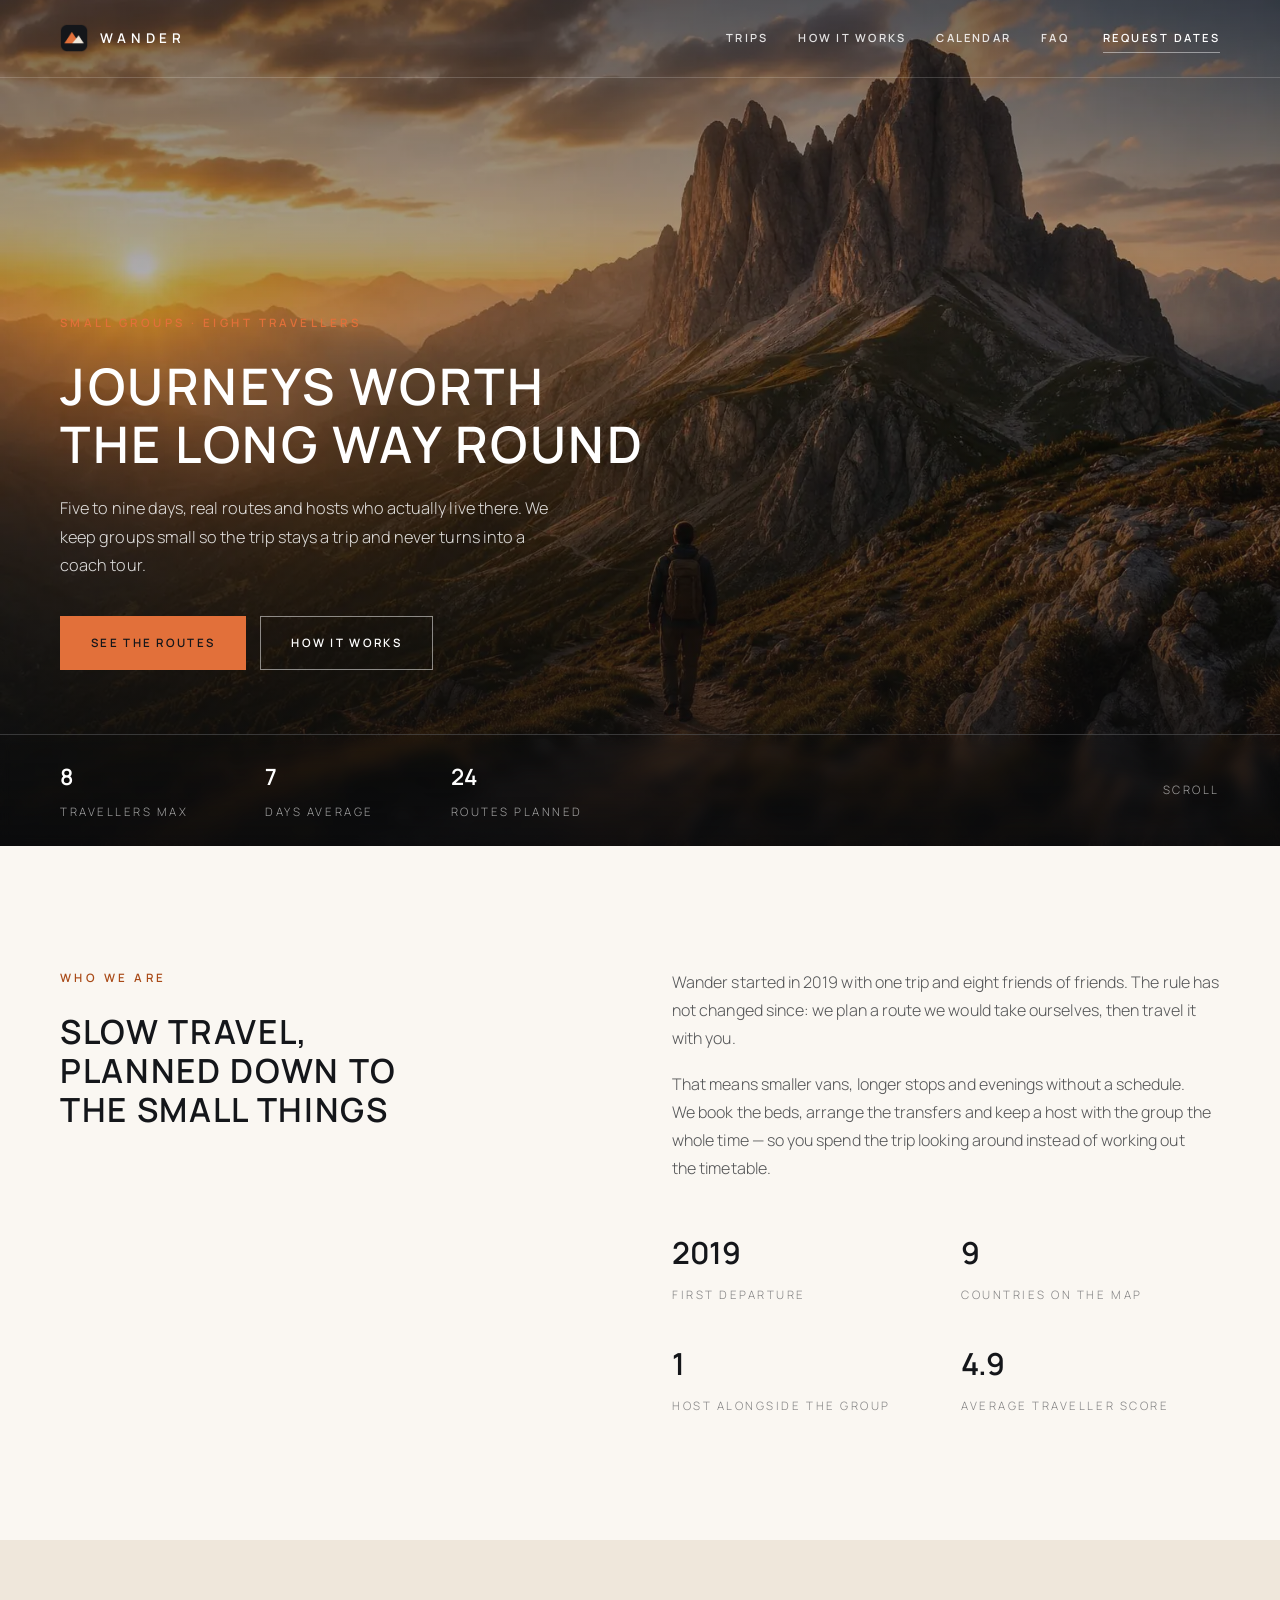
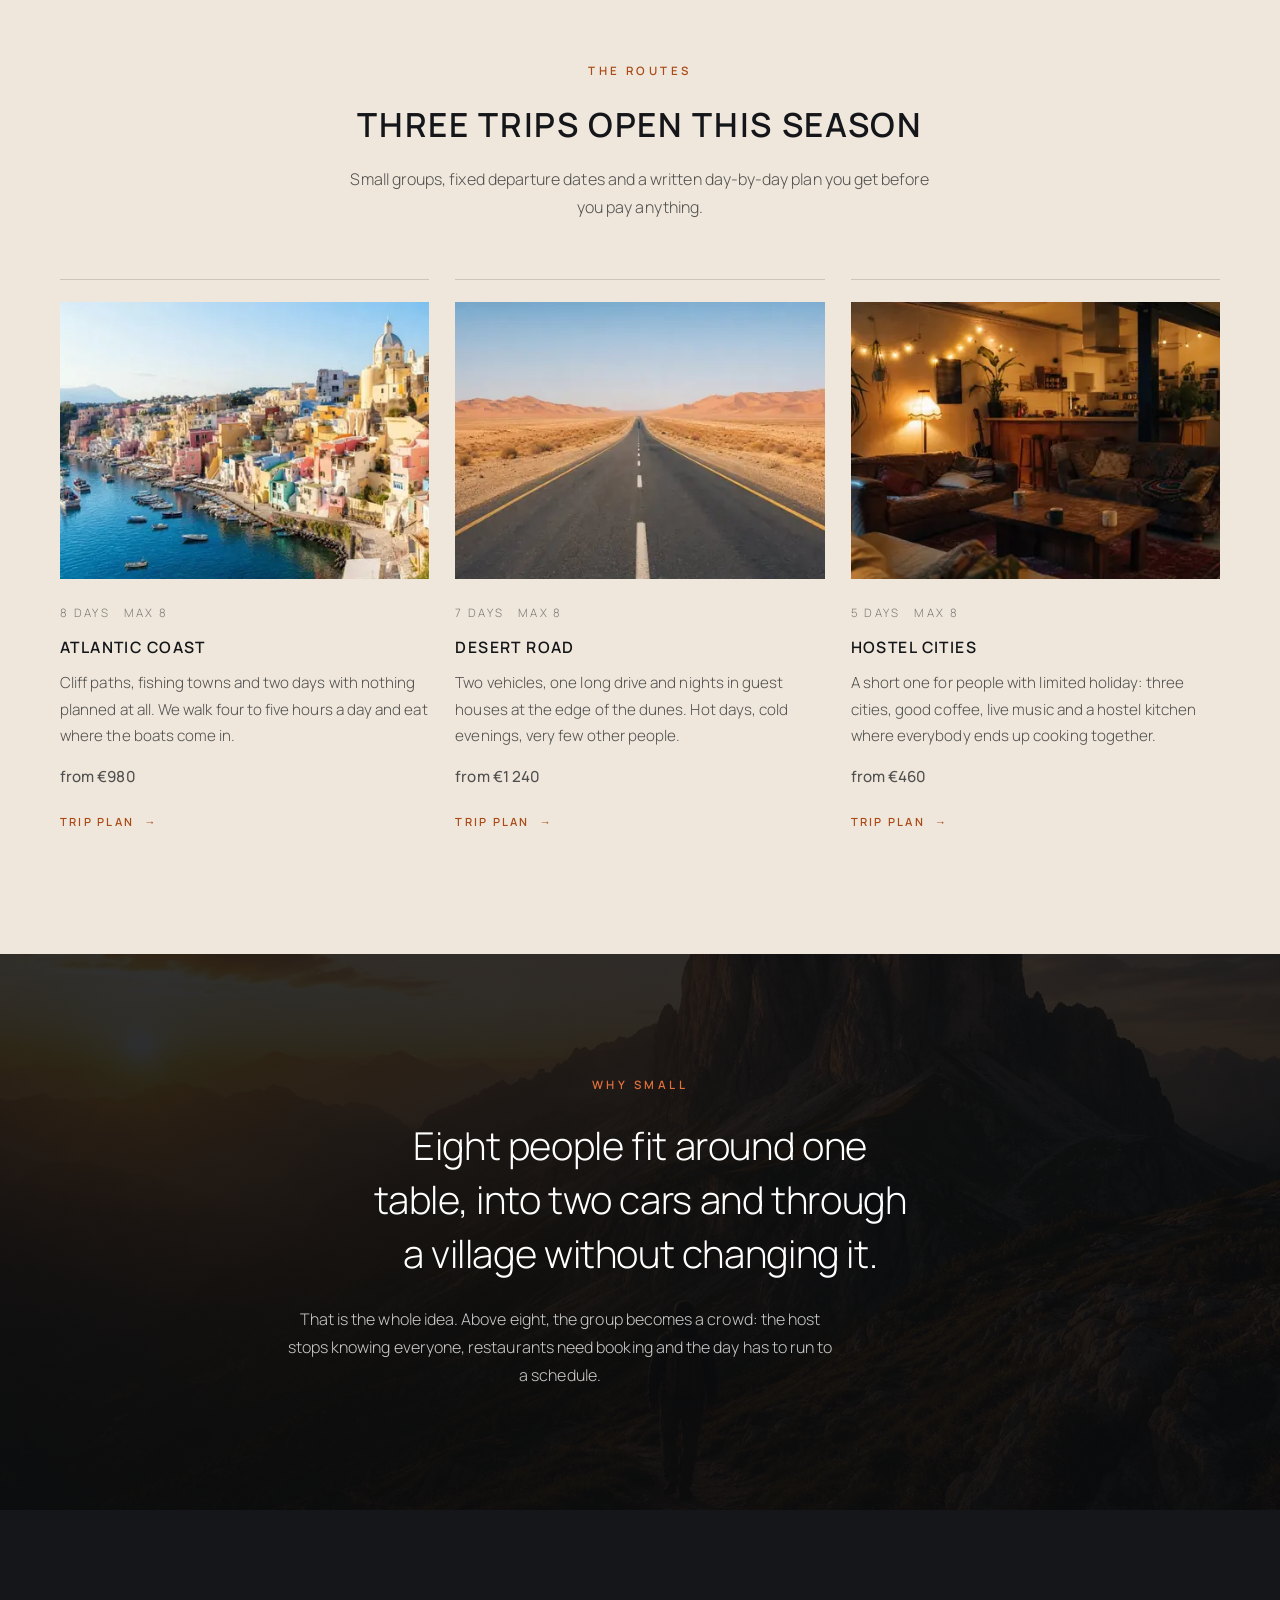
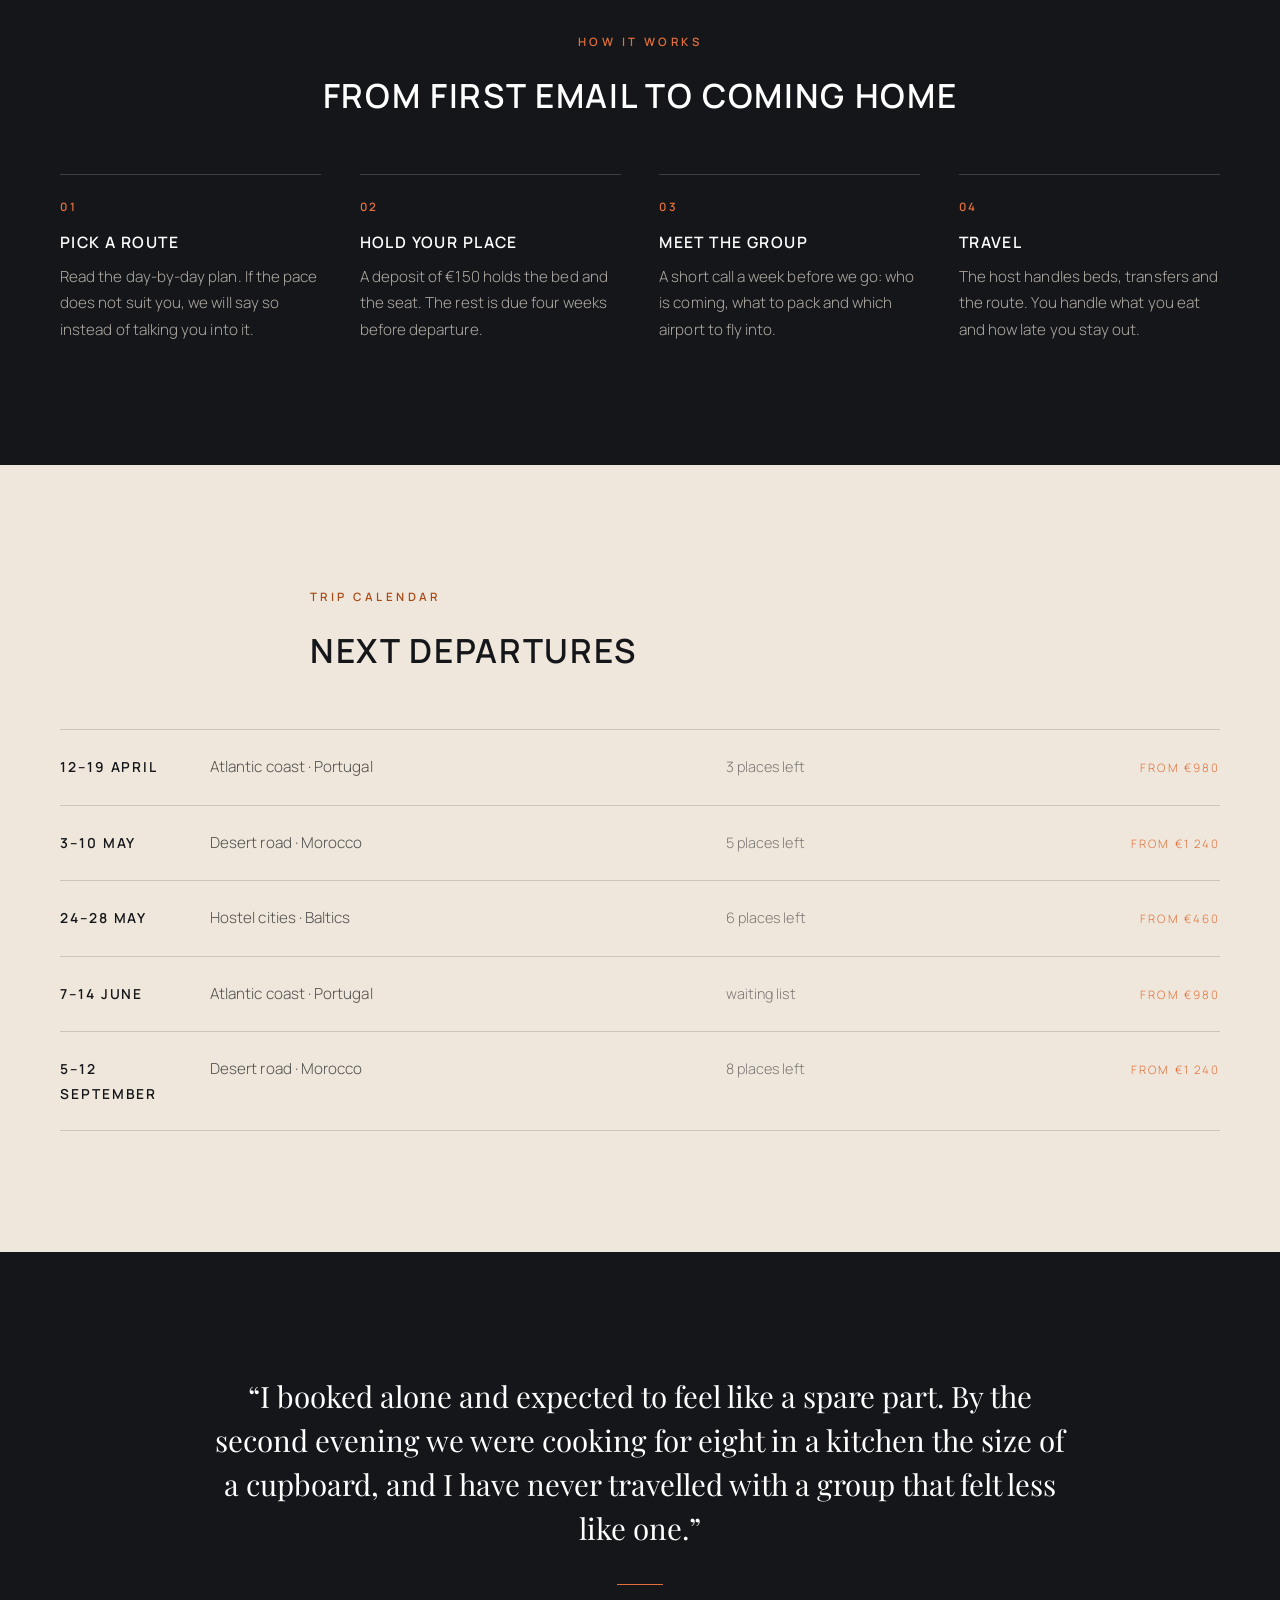
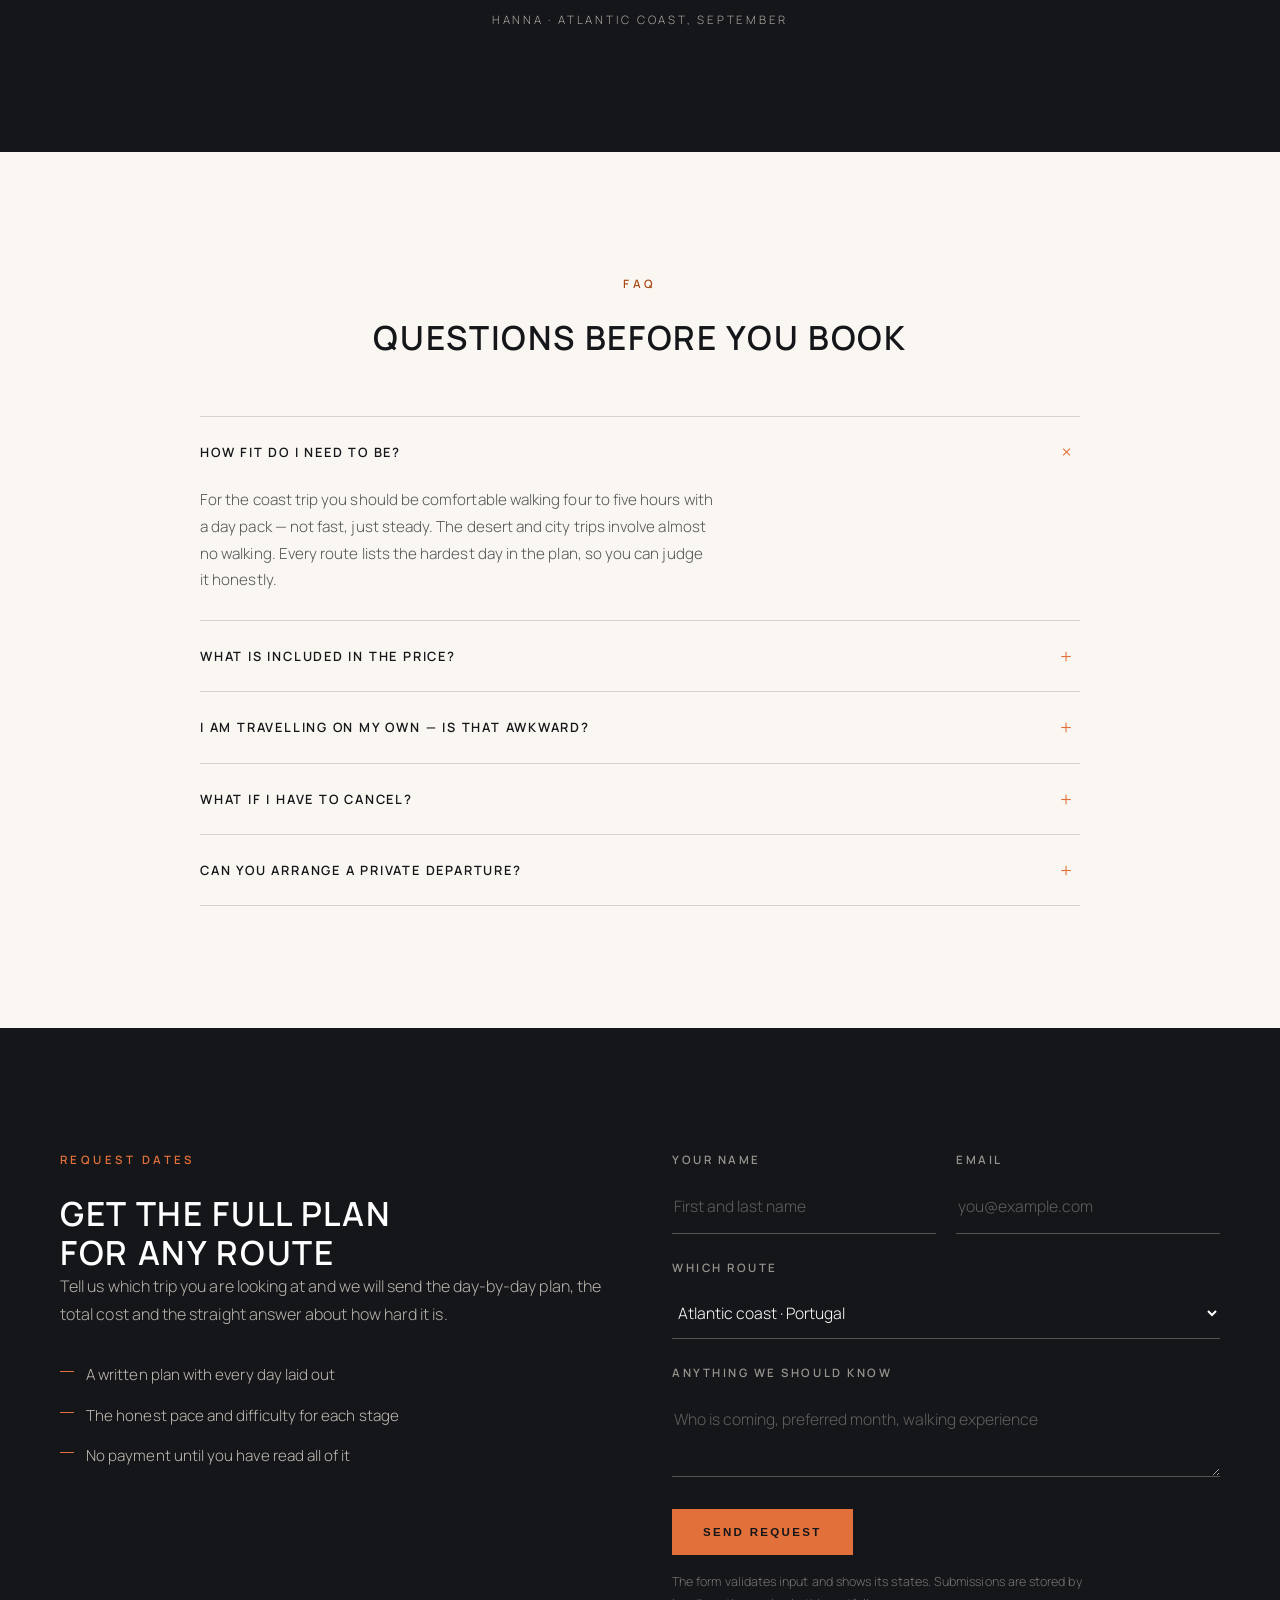
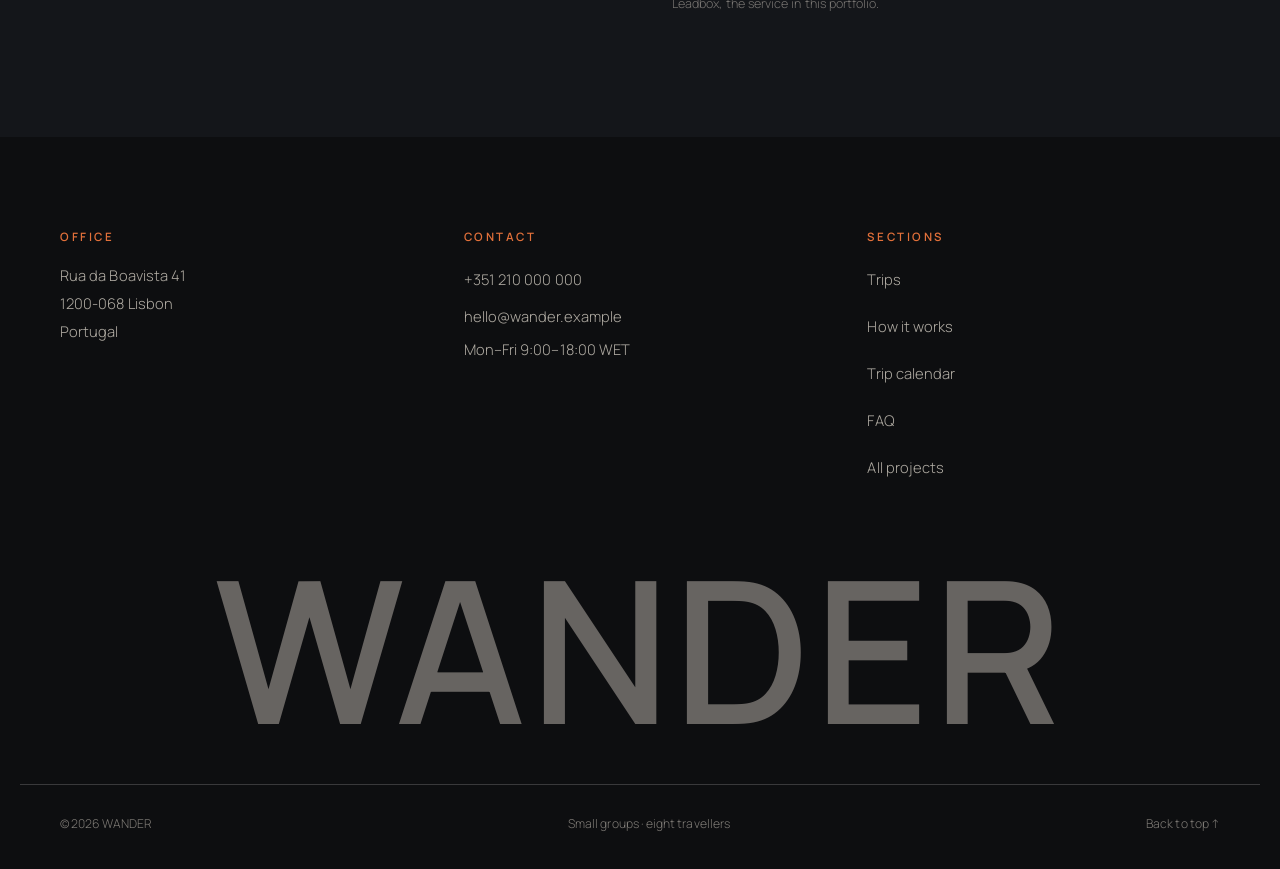
<file: wander-travel.html>
<!DOCTYPE html>
<html lang="en">
<head>
<meta charset="utf-8">
<meta name="viewport" content="width=device-width, initial-scale=1">
<title>WANDER — small-group journeys, planned end to end</title>
<meta name="description" content="Slow small-group trips: eight travellers, real routes, local hosts. Browse the routes and the trip calendar.">
<meta property="og:url" content="https://sidiqovdilovar.github.io/landings/wander-travel.html">
<meta property="og:image" content="https://sidiqovdilovar.github.io/landings/img/og/wander.jpg">
<meta property="og:image:width" content="1200">
<meta property="og:image:height" content="630">
<meta name="twitter:card" content="summary_large_image">
<meta name="twitter:image" content="https://sidiqovdilovar.github.io/landings/img/og/wander.jpg">
<meta name="author" content="Dilovar Sidikov">
<meta name="theme-color" content="#14161a">
<meta property="og:type" content="website">
<meta property="og:title" content="WANDER — small-group journeys, planned end to end">
<meta property="og:description" content="Slow small-group trips: eight travellers, real routes, local hosts. Browse the routes and the trip calendar.">
<meta property="og:locale" content="en_GB">
<link rel="icon" href="img/favicon-wander.png" type="image/png">
<link rel="canonical" href="https://sidiqovdilovar.github.io/landings/wander-travel.html">
<link rel="preload" href="fonts/manrope-latin.woff2" as="font" type="font/woff2" crossorigin>
<style>
  @font-face{font-family:'Manrope';font-style:normal;font-weight:200 800;font-display:swap;src:url('fonts/manrope-cyrillic.woff2') format('woff2');unicode-range:U+0301, U+0400-045F, U+0490-0491, U+04B0-04B1, U+2116}
  @font-face{font-family:'Manrope';font-style:normal;font-weight:200 800;font-display:swap;src:url('fonts/manrope-latin.woff2') format('woff2');unicode-range:U+0000-00FF, U+0131, U+0152-0153, U+02BB-02BC, U+02C6, U+02DA, U+02DC, U+0304, U+0308, U+0329, U+2000-206F, U+20AC, U+2122, U+2191, U+2193, U+2212, U+2215, U+FEFF, U+FFFD}
  @font-face{font-family:'Playfair Display';font-style:normal;font-weight:400 900;font-display:swap;src:url('fonts/playfair-cyrillic.woff2') format('woff2');unicode-range:U+0301, U+0400-045F, U+0490-0491, U+04B0-04B1, U+2116}
  @font-face{font-family:'Playfair Display';font-style:normal;font-weight:400 900;font-display:swap;src:url('fonts/playfair-latin.woff2') format('woff2');unicode-range:U+0000-00FF, U+0131, U+0152-0153, U+02BB-02BC, U+02C6, U+02DA, U+02DC, U+0304, U+0308, U+0329, U+2000-206F, U+20AC, U+2122, U+2191, U+2193, U+2212, U+2215, U+FEFF, U+FFFD}
  
  :root{
    --ink:#14161a;
    --ink-70:rgba(20,22,26,.72);
    --ink-50:rgba(20,22,26,.52);
    --sand:#efe7db;
    --sand-2:#e5dbcc;
    --paper:#faf7f2;
    --line:rgba(20,22,26,.16);
    --line-w:rgba(255,255,255,.18);
    --accent:#e2703a;
    --accent-ink:#a94a17;
    --sec:clamp(88px,9.5vw,164px);
    --sec-sm:clamp(64px,7vw,104px);
    --gap:clamp(48px,4.6vw,80px);
  }
  *{box-sizing:border-box}
  html{scroll-behavior:smooth}
  body{
    margin:0;background:var(--sand);color:var(--ink);
    font-family:"Manrope","Helvetica Neue",Helvetica,Arial,sans-serif;
    font-size:16px;line-height:1.75;font-weight:300;letter-spacing:.004em;
    -webkit-font-smoothing:antialiased;
  }
  /* заголовки — прописные в разрядку: характер экспедиционного журнала, не антиква */
  h1,h2,h3{
    margin:0;font-family:"Manrope",Arial,sans-serif;font-weight:600;
    text-transform:uppercase;letter-spacing:.05em;line-height:1.18;text-wrap:balance;
  }
  h1{font-size:clamp(1.9rem,4.1vw,3.15rem);line-height:1.14}
  h2{font-size:clamp(1.5rem,2.6vw,2.15rem)}
  h3{font-size:.98rem;letter-spacing:.09em;font-weight:600}
  p{margin:0;text-wrap:pretty}
  a{color:inherit;text-decoration:none}
  img{display:block;max-width:100%}
  picture{display:contents}
  .wrap{width:100%;max-width:1240px;margin:0 auto;padding:0 clamp(22px,3.4vw,40px)}
  .label{
    display:block;font-size:.72rem;letter-spacing:.3em;text-transform:uppercase;
    color:var(--accent-ink);margin-bottom:24px;font-weight:600;
  }
  .hero .label,.dark .label,.statement .label,.cta .label,.band .label{
    color:var(--accent);
  }
  .lead{color:var(--ink-70);max-width:58ch}
  .center{text-align:center}
  .center .lead{margin-inline:auto}
  .sec-head{max-width:660px;margin:0 auto var(--gap)}
  .sec-head .lead{margin-top:20px}
  .rule{height:1px;background:var(--line);border:0;margin:0}
  ::selection{background:var(--accent);color:#fff}
  :focus-visible{outline:2px solid var(--accent);outline-offset:4px}

  .btn{
    display:inline-flex;align-items:center;gap:12px;padding:16px 30px;
    border:1px solid var(--ink);font-size:.72rem;letter-spacing:.2em;text-transform:uppercase;
    font-weight:600;cursor:pointer;background:transparent;
    transition:background .4s cubic-bezier(.2,.7,.3,1),color .4s cubic-bezier(.2,.7,.3,1),
               border-color .4s cubic-bezier(.2,.7,.3,1),transform .4s cubic-bezier(.2,.7,.3,1);
  }
  .btn:hover{transform:translateY(-2px)}
  .btn--solid{background:var(--ink);border-color:var(--ink);color:var(--sand)}
  .btn--solid:hover{background:var(--accent);border-color:var(--accent);color:#fff}
  .btn--accent{border-color:var(--accent);color:#14161a;background:var(--accent)}
  .btn--accent:hover{background:#fff;border-color:#fff;color:var(--ink)}
  .btn--light{border-color:rgba(255,255,255,.5);color:#fff}
  .btn--light:hover{background:#fff;border-color:#fff;color:var(--ink)}

  /* header */
  .top{
    position:fixed;top:0;left:0;right:0;z-index:40;padding:22px 0;
    border-bottom:1px solid var(--line-w);
    transition:background .45s cubic-bezier(.2,.7,.3,1),border-color .45s,box-shadow .45s,padding .45s;
  }
  .top.is-stuck{
    background:rgba(239,231,219,.92);
    -webkit-backdrop-filter:blur(14px);backdrop-filter:blur(14px);
    border-bottom-color:var(--line);box-shadow:0 1px 30px rgba(20,22,26,.07);padding:13px 0;
  }
  .top__in{display:flex;align-items:center;gap:34px}
  .brand{display:flex;align-items:center;gap:12px;color:#fff;font-size:.84rem;font-weight:600;letter-spacing:.36em;text-transform:uppercase;transition:color .4s;white-space:nowrap}
  .brand img{width:28px;height:28px;flex:0 0 auto}
  .top.is-stuck .brand{color:var(--ink)}
  .top .nav{display:flex;gap:30px;margin-left:auto}
  .top .nav a{
    color:rgba(255,255,255,.85);font-size:.7rem;font-weight:600;letter-spacing:.2em;text-transform:uppercase;
    padding:6px 0;border-bottom:1px solid transparent;transition:color .3s,border-color .3s;
  }
  .top .nav a:hover{color:#fff;border-color:var(--accent)}
  .top.is-stuck .nav a{color:var(--ink-70)}
  .top.is-stuck .nav a:hover{color:var(--ink);border-color:var(--accent)}
  .top__cta{
    color:#fff;font-size:.7rem;font-weight:600;letter-spacing:.22em;text-transform:uppercase;
    border-bottom:1px solid rgba(255,255,255,.45);padding:4px 0;transition:color .35s,border-color .35s;
  }
  .top__cta:hover{color:#fff;border-bottom-color:var(--accent)}
  .top.is-stuck .top__cta{color:var(--ink);border-bottom-color:rgba(20,22,26,.35)}
  .top.is-stuck .top__cta:hover{color:var(--accent);border-bottom-color:var(--accent)}
  .burger{display:none;width:44px;height:44px;border:1px solid rgba(255,255,255,.5);background:transparent;cursor:pointer;position:relative}
  .burger span{position:absolute;left:12px;right:12px;height:1.5px;background:#fff;transition:transform .3s}
  .burger span:nth-child(1){top:18px}
  .burger span:nth-child(2){top:25px}
  .top.is-stuck .burger{border-color:rgba(20,22,26,.3)}
  .top.is-stuck .burger span{background:var(--ink)}
  .burger[aria-expanded="true"] span:nth-child(1){transform:translateY(3.5px) rotate(45deg)}
  .burger[aria-expanded="true"] span:nth-child(2){transform:translateY(-3.5px) rotate(-45deg)}

  /* первый экран: текст прижат вниз, под ним полоса показателей во всю ширину */
  .hero{
    position:relative;display:flex;flex-direction:column;justify-content:flex-end;
    min-height:min(94vh,880px);padding-top:120px;background:#0d0e10;overflow:hidden;
  }
  .hero__bg{position:absolute;inset:0}
  .hero__bg img{width:100%;height:100%;object-fit:cover;object-position:center 45%}
  .hero__bg::after{
    content:"";position:absolute;inset:0;
    background:linear-gradient(180deg,rgba(10,11,13,.55) 0%,rgba(10,11,13,.28) 38%,rgba(10,11,13,.86) 100%);
  }
  .hero .wrap{position:relative;z-index:2}
  .hero__in{padding-bottom:clamp(40px,5vw,64px)}
  .hero h1{color:#fff;max-width:20ch}
  .hero p{color:rgba(255,255,255,.84);max-width:52ch;margin-top:22px;font-size:1.02rem}
  .hero__cta{margin-top:36px;display:flex;flex-wrap:wrap;gap:14px}
  .hero__bar{
    position:relative;z-index:2;border-top:1px solid var(--line-w);
    background:linear-gradient(180deg,rgba(10,11,13,.1),rgba(10,11,13,.55));
    -webkit-backdrop-filter:blur(6px);backdrop-filter:blur(6px);
  }
  .hero__barin{
    display:flex;align-items:baseline;gap:clamp(30px,6vw,90px);padding-top:22px;padding-bottom:22px;color:#fff;
  }
  .hero__barin b{display:block;font-size:1.4rem;font-weight:600;letter-spacing:.02em}
  .hero__barin span{font-size:.72rem;letter-spacing:.22em;text-transform:uppercase;color:rgba(255,255,255,.62)}
  .hero__scroll{
    margin-left:auto;align-self:center;color:rgba(255,255,255,.5);
    font-size:.72rem;letter-spacing:.3em;text-transform:uppercase;
  }

  section{padding:var(--sec) 0}
  section[id],main[id]{scroll-margin-top:96px}
  .band{padding:0}
  .dark{background:var(--ink);color:var(--sand)}
  .dark .lead{color:rgba(239,231,219,.72)}
  .dark .label{color:var(--accent)}
  .dark h2,.dark h3{color:#fff}
  .paper{background:var(--paper)}

  /* intro */
  .intro__in{display:grid;grid-template-columns:1fr 1fr;gap:clamp(44px,5vw,90px);align-items:start}
  .intro h2{max-width:22ch}
  .intro__col p + p{margin-top:18px}
  .stats{display:grid;grid-template-columns:repeat(2,1fr);gap:30px;margin-top:44px}
  .stats b{display:block;font-size:1.9rem;font-weight:600;letter-spacing:-.01em}
  .stats span{font-size:.72rem;letter-spacing:.22em;text-transform:uppercase;color:var(--ink-50)}

  /* trips */
  .trips{display:grid;grid-template-columns:repeat(3,1fr);gap:26px}
  .trip{display:flex;flex-direction:column;border-top:1px solid var(--line);padding-top:22px}
  .trip__pic{overflow:hidden;aspect-ratio:4/3;margin-bottom:24px;background:var(--sand-2)}
  .trip__pic img{width:100%;height:100%;object-fit:cover;transition:transform 1.3s cubic-bezier(.2,.7,.3,1)}
  .trip:hover .trip__pic img{transform:scale(1.05)}
  .trip__meta{display:flex;gap:14px;font-size:.72rem;letter-spacing:.2em;text-transform:uppercase;color:var(--ink-50)}
  .trip h3{margin-top:14px}
  .trip p{margin-top:14px;color:var(--ink-70);font-size:.95rem}
  .trip__link{
    margin-top:auto;padding-top:22px;font-size:.7rem;font-weight:600;letter-spacing:.2em;
    text-transform:uppercase;color:var(--accent-ink);display:inline-flex;gap:10px;align-items:center;
  }
  .trip__link span{transition:transform .4s cubic-bezier(.2,.7,.3,1)}
  .trip:hover .trip__link span{transform:translateX(6px)}
  .trip__price{margin-top:18px;font-size:.95rem;font-weight:500}

  /* statement band */
  .statement{position:relative;overflow:hidden;background:#0d0e10;text-align:center;padding:clamp(84px,9.5vw,150px) 0}
  .statement__bg{position:absolute;inset:0}
  .statement__bg img{width:100%;height:100%;object-fit:cover;object-position:center 60%;opacity:.35}
  .statement__bg::after{
    content:"";position:absolute;inset:0;
    background:linear-gradient(180deg,rgba(10,11,13,.55),rgba(10,11,13,.8));
  }
  .statement__in{position:relative;z-index:2;max-width:820px;margin:0 auto}
  .statement h2{color:#fff;text-transform:none;letter-spacing:-.01em;font-size:clamp(1.5rem,3vw,2.4rem);font-weight:300;line-height:1.4}
  .statement .lead{color:rgba(255,255,255,.78);margin-top:24px}

  /* how it works */
  .steps{display:grid;grid-template-columns:repeat(4,1fr);gap:clamp(26px,3vw,46px)}
  .step{border-top:1px solid var(--line-w);padding-top:22px}
  .step b{display:block;font-size:.72rem;font-weight:600;letter-spacing:.22em;color:var(--accent)}
  .step h3{margin-top:16px;color:#fff}
  .step p{margin-top:12px;color:rgba(239,231,219,.7);font-size:.95rem}

  /* calendar */
  .cal{display:grid}
  .cal__row{
    display:grid;grid-template-columns:130px 1.4fr 1fr 120px;gap:20px;align-items:baseline;
    padding:24px 0;border-bottom:1px solid var(--line);transition:color .4s;
  }
  .cal__row:first-child{border-top:1px solid var(--line)}
  .cal__row:hover{color:var(--accent)}
  .cal__row b{font-weight:600;font-size:.86rem;letter-spacing:.14em;text-transform:uppercase}
  .cal__row span{font-size:.95rem;color:var(--ink-70)}
  .cal__row em{font-style:normal;font-size:.9rem;color:var(--ink-50)}
  .cal__row i{font-style:normal;font-size:.72rem;letter-spacing:.18em;text-transform:uppercase;color:var(--accent);justify-self:end}

  /* quote */
  .quote{max-width:900px;margin:0 auto;text-align:center}
  .quote p{
    font-family:"Playfair Display",Georgia,serif;font-size:clamp(1.25rem,2.3vw,1.9rem);
    line-height:1.5;font-weight:400;letter-spacing:0;color:#fff;
  }
  .quote footer{
    margin-top:34px;padding-top:26px;position:relative;
    font-size:.72rem;letter-spacing:.24em;text-transform:uppercase;color:rgba(239,231,219,.7);
  }
  .quote footer::before{
    content:"";position:absolute;top:0;left:50%;transform:translateX(-50%);
    width:46px;height:1px;background:var(--accent);
  }

  /* faq */
  .faq{max-width:880px;margin:0 auto}
  .faq details{border-bottom:1px solid var(--line)}
  .faq details:first-child{border-top:1px solid var(--line)}
  .faq summary{
    list-style:none;cursor:pointer;padding:24px 44px 24px 0;position:relative;
    font-size:.8rem;font-weight:600;letter-spacing:.14em;text-transform:uppercase;transition:color .3s;
  }
  .faq summary::-webkit-details-marker{display:none}
  .faq summary:hover{color:var(--accent)}
  .faq summary::after{
    content:"+";position:absolute;right:6px;top:50%;transform:translateY(-50%);
    font-size:1.3rem;font-weight:300;color:var(--accent);transition:transform .35s;
  }
  .faq details[open] summary::after{transform:translateY(-50%) rotate(45deg)}
  .faq p{padding:0 70px 26px 0;color:var(--ink-70);font-size:.95rem;max-width:68ch}

  /* signup */
  .signup__in{display:grid;grid-template-columns:1fr 1fr;gap:clamp(44px,5vw,90px);align-items:start}
  .dark .lead{color:rgba(239,231,219,.75)}
  .signup__list{margin:34px 0 0;padding:0;list-style:none;display:grid;gap:14px}
  .signup__list li{position:relative;padding-left:26px;font-size:.95rem;color:rgba(239,231,219,.78)}
  .signup__list li::before{content:"";position:absolute;left:0;top:9px;width:14px;height:1px;background:var(--accent)}
  form .row{display:grid;grid-template-columns:1fr 1fr;gap:20px}
  .field{margin-bottom:24px}
  form label{display:block;font-size:.72rem;letter-spacing:.22em;text-transform:uppercase;color:rgba(239,231,219,.6);margin-bottom:10px;font-weight:600}
  input,select,textarea{
    width:100%;padding:13px 2px;font:inherit;font-weight:300;font-size:.98rem;color:#fff;
    background:transparent;border:0;border-bottom:1px solid rgba(239,231,219,.3);border-radius:0;
    transition:border-color .4s cubic-bezier(.2,.7,.3,1);
  }
  input::placeholder,textarea::placeholder{color:rgba(239,231,219,.35)}
  input:focus,select:focus,textarea:focus{outline:none;border-bottom-color:var(--accent);box-shadow:0 0 0 3px rgba(226,112,58,.34)}
  textarea{min-height:84px;resize:vertical}
  select option{color:#14161a}
  .form__note{font-size:.78rem;color:rgba(239,231,219,.45);margin-top:16px;max-width:60ch}
  .form__ok{display:none;margin-top:18px;padding:14px 18px;border:1px solid var(--accent);color:#fff;font-size:.92rem}
  .form__ok.is-visible{display:block}

  /* footer: колофон и огромное слово во всю ширину */
  footer.foot{background:#0d0e10;color:var(--sand);padding:var(--sec-sm) 0 30px;overflow:hidden}
  .foot__meta{
    display:grid;grid-template-columns:1fr 1fr 1fr;gap:clamp(28px,4vw,60px);
    font-size:.92rem;color:rgba(239,231,219,.72);line-height:1.9;
  }
  .foot__cap{display:block;font-size:.72rem;font-weight:600;letter-spacing:.22em;text-transform:uppercase;color:var(--accent);margin-bottom:14px}
  .foot__nav{display:grid;gap:10px;justify-items:start}
  .foot__meta a{border-bottom:1px solid transparent;transition:border-color .4s,color .4s}
  .foot__meta a:hover{color:#fff;border-bottom-color:var(--accent)}
  .foot__word{
    margin:clamp(40px,6vw,90px) auto 0;font-size:clamp(3.4rem,15.5vw,13rem);line-height:.86;
    font-weight:600;letter-spacing:.02em;text-transform:uppercase;
    color:rgba(239,231,219,.40);text-align:center;white-space:nowrap;
  }
  .foot__base{
    display:flex;flex-wrap:wrap;gap:16px;justify-content:space-between;align-items:center;
    margin-top:clamp(30px,4vw,50px);padding-top:24px;border-top:1px solid var(--line-w);
    font-size:.76rem;color:rgba(239,231,219,.5);
  }
  .foot__base a:hover{color:#fff}

  .reveal{opacity:0;transform:translateY(24px);transition:opacity 1s ease,transform 1s cubic-bezier(.2,.7,.3,1)}
  .reveal.in{opacity:1;transform:none}

  @media (max-width:1020px){
    .intro__in,.signup__in{grid-template-columns:1fr}
    .trips{grid-template-columns:1fr}
    .steps{grid-template-columns:1fr 1fr}
    .cal__row{grid-template-columns:110px 1fr 1fr;gap:14px}
    .cal__row em{display:none}
    .hero__barin{flex-wrap:wrap;gap:26px 34px}
    .hero__scroll{display:none}
    .foot__meta{grid-template-columns:1fr}
    .foot__word{font-size:clamp(2.6rem,17vw,5rem)}
  }
  @media (max-width:760px){
    .top .nav{
      position:absolute;left:0;right:0;top:100%;flex-direction:column;gap:0;margin:0;
      background:#0d0e10;max-height:0;overflow:hidden;
      border-top:1px solid var(--line-w);box-shadow:0 24px 40px rgba(10,11,13,.45);
      transition:max-height .45s cubic-bezier(.2,.7,.3,1);
    }
    .top .nav.is-open{max-height:340px}
    .top .nav a{padding:17px 26px;border-bottom:1px solid var(--line-w);color:#fff}
    .top.is-stuck .nav a{color:#fff}
    .burger{display:block;margin-left:auto}
    .top__cta{display:none}
    .steps{grid-template-columns:1fr}
    .stats{grid-template-columns:1fr 1fr}
    form .row{grid-template-columns:1fr}
    .cal__row{grid-template-columns:1fr;gap:6px;padding:20px 0}
    .cal__row i{justify-self:start}
  }
  @media (prefers-reduced-motion:reduce){
    html{scroll-behavior:auto}
    .reveal{opacity:1;transform:none;transition:none}
    .btn:hover{transform:none}
    .trip:hover .trip__pic img{transform:none}
    .trip:hover .trip__link span{transform:none}
      /* при «меньше движения» гасим не только входные анимации, но и переходы при наведении */
    *,*::before,*::after{animation-duration:.01ms!important;animation-iteration-count:1!important;transition-duration:.01ms!important;scroll-behavior:auto!important}
  }

    /* цель нажатия в подвале — не меньше 24 px по высоте (WCAG 2.2 AA) на любом указателе */
  footer a{display:inline-block;padding-top:4px;padding-bottom:4px}
@media (max-width:760px){
    .label{font-size:.74rem}
    .hero__marks span,.numbers span,.format__meta,.price-note,.gallery figcaption,.foot__cap,
    .faculty li div > span,.quote-band footer,.cta__side dt,.top__utilin,.trip__meta span,
    .format__tag,.price__tag,.filters span{font-size:.72rem}
    footer a,.work__link,.sections a{display:inline-block;padding-top:9px;padding-bottom:9px}
    label{font-size:.78rem}
    .level b,.hero__barin span,.values span,.stats span,.trip__meta span,.level__code + b{font-size:.72rem}
    .top .nav a{display:block;padding-top:15px;padding-bottom:15px}

    .brand{padding-top:6px;padding-bottom:6px}
  
    footer a{padding-top:12px;padding-bottom:12px}
    .foot__nav a,footer nav a{padding-left:9px;padding-right:9px;margin-left:-9px;margin-right:-9px}
}

  /* заметная подсказка вместо молчаливого отказа формы */
  .is-error{border-color:#e8a68f !important;box-shadow:0 0 0 1px #e8a68f}
  .form__error{display:none;margin-top:16px;font-size:.9rem;color:#e8a68f}
  .form__error.is-on{display:block}

  /* «к содержанию»: видно только при навигации с клавиатуры */
  .skip{position:fixed;left:16px;top:16px;z-index:999;padding:12px 18px;border-radius:2px;
    background:#14161a;color:#fff;font-size:.92rem;font-weight:600;text-decoration:none;
    transform:translateY(-280%);transition:transform .2s ease}
  .skip:focus{transform:none}

@media print{
    .skip{display:none!important}
    .term{display:none!important}
  }
  </style>
<noscript><style>.reveal{opacity:1!important;transform:none!important}</style></noscript>
</head>
<body>
<a class="skip" href="#top">Skip to content</a>

<header class="top" id="header">
  <div class="wrap top__in">
    <a class="brand" href="#top"><img decoding="async" src="img/favicon-wander.png" alt="" width="28" height="28">Wander</a>
    <nav class="nav" id="nav" aria-label="Main menu">
      <a href="#trips">Trips</a>
      <a href="#how">How it works</a>
      <a href="#calendar">Calendar</a>
      <a href="#faq">FAQ</a>
    </nav>
    <a class="top__cta" href="#signup">Request dates</a>
    <button class="burger" id="burger" aria-label="Menu" aria-expanded="false" aria-controls="nav" type="button">
      <span></span><span></span>
    </button>
  </div>
</header>

<main id="top" tabindex="-1">

  <!-- Hero -->
  <section class="hero band">
    <div class="hero__bg">
      <picture><source srcset="img/wander-hero-480.webp 480w, img/wander-hero-800.webp 800w, img/wander-hero-1200.webp 1200w, img/wander-hero.webp 1536w" sizes="100vw" type="image/webp"><img fetchpriority="high" decoding="async" src="img/wander-hero.jpg" alt="A hiker on a mountain trail at golden hour" width="1536" height="1024"></picture>
    </div>
    <div class="wrap hero__in">
      <span class="label">Small groups · eight travellers</span>
      <h1>Journeys worth the long way round</h1>
      <p>Five to nine days, real routes and hosts who actually live there. We keep groups small so the trip stays a trip and never turns into a coach tour.</p>
      <div class="hero__cta">
        <a class="btn btn--accent" href="#trips">See the routes</a>
        <a class="btn btn--light" href="#how">How it works</a>
      </div>
    </div>
    <div class="hero__bar">
      <div class="wrap hero__barin">
        <div><b>8</b><span>travellers max</span></div>
        <div><b>7</b><span>days average</span></div>
        <div><b>24</b><span>routes planned</span></div>
        <span class="hero__scroll">Scroll</span>
      </div>
    </div>
  </section>

  <!-- Intro -->
  <section class="paper" id="about">
    <div class="wrap intro intro__in">
      <div class="reveal">
        <span class="label">Who we are</span>
        <h2>Slow travel, planned down to the small things</h2>
      </div>
      <div class="intro__col reveal">
        <p class="lead">Wander started in 2019 with one trip and eight friends of friends. The rule has not changed since: we plan a route we would take ourselves, then travel it with you.</p>
        <p class="lead">That means smaller vans, longer stops and evenings without a schedule. We book the beds, arrange the transfers and keep a host with the group the whole time — so you spend the trip looking around instead of working out the timetable.</p>
        <div class="stats">
          <div><b>2019</b><span>first departure</span></div>
          <div><b>9</b><span>countries on the map</span></div>
          <div><b>1</b><span>host alongside the group</span></div>
          <div><b>4.9</b><span>average traveller score</span></div>
        </div>
      </div>
    </div>
  </section>

  <!-- Trips -->
  <section id="trips">
    <div class="wrap">
      <div class="center reveal sec-head">
        <span class="label">The routes</span>
        <h2>Three trips open this season</h2>
        <p class="lead">Small groups, fixed departure dates and a written day-by-day plan you get before you pay anything.</p>
      </div>

      <div class="trips">
        <article class="trip reveal">
          <div class="trip__pic"><picture><source srcset="img/wander-coast-480.webp 480w, img/wander-coast-800.webp 800w, img/wander-coast.webp 1100w" sizes="(max-width:620px) 90vw, (max-width:900px) 95vw, 30vw" type="image/webp"><img decoding="async" src="img/wander-coast.jpg" alt="Pastel houses above a blue bay on the Atlantic coast" loading="lazy" width="1100" height="733"></picture></div>
          <div class="trip__meta"><span>8 days</span><span>Max 8</span></div>
          <h3>Atlantic coast</h3>
          <p>Cliff paths, fishing towns and two days with nothing planned at all. We walk four to five hours a day and eat where the boats come in.</p>
          <p class="trip__price">from €980</p>
          <a class="trip__link" href="#signup">Trip plan <span>→</span></a>
        </article>

        <article class="trip reveal">
          <div class="trip__pic"><picture><source srcset="img/wander-desert-480.webp 480w, img/wander-desert-800.webp 800w, img/wander-desert.webp 1000w" sizes="(max-width:620px) 90vw, (max-width:900px) 95vw, 30vw" type="image/webp"><img decoding="async" src="img/wander-desert.jpg" alt="An empty desert road running to the horizon" loading="lazy" width="1000" height="667"></picture></div>
          <div class="trip__meta"><span>7 days</span><span>Max 8</span></div>
          <h3>Desert road</h3>
          <p>Two vehicles, one long drive and nights in guest houses at the edge of the dunes. Hot days, cold evenings, very few other people.</p>
          <p class="trip__price">from €1 240</p>
          <a class="trip__link" href="#signup">Trip plan <span>→</span></a>
        </article>

        <article class="trip reveal">
          <div class="trip__pic"><picture><source srcset="img/wander-hostel-480.webp 480w, img/wander-hostel-800.webp 800w, img/wander-hostel.webp 1000w" sizes="(max-width:620px) 90vw, (max-width:900px) 95vw, 30vw" type="image/webp"><img decoding="async" src="img/wander-hostel.jpg" alt="A warm hostel common room with sofas, string lights and a small kitchen" loading="lazy" width="1000" height="667"></picture></div>
          <div class="trip__meta"><span>5 days</span><span>Max 8</span></div>
          <h3>Hostel cities</h3>
          <p>A short one for people with limited holiday: three cities, good coffee, live music and a hostel kitchen where everybody ends up cooking together.</p>
          <p class="trip__price">from €460</p>
          <a class="trip__link" href="#signup">Trip plan <span>→</span></a>
        </article>
      </div>
    </div>
  </section>

  <!-- Statement -->
  <section class="statement band">
    <div class="statement__bg">
      <picture><source srcset="img/wander-hero-480.webp 480w, img/wander-hero-800.webp 800w, img/wander-hero-1200.webp 1200w, img/wander-hero.webp 1536w" sizes="100vw" type="image/webp"><img decoding="async" src="img/wander-hero.jpg" alt="" loading="lazy" width="1536" height="1024"></picture>
    </div>
    <div class="wrap statement__in reveal">
      <span class="label">Why small</span>
      <h2>Eight people fit around one table, into two cars and through a village without changing it.</h2>
      <p class="lead">That is the whole idea. Above eight, the group becomes a crowd: the host stops knowing everyone, restaurants need booking and the day has to run to a schedule.</p>
    </div>
  </section>

  <!-- How it works -->
  <section class="dark" id="how">
    <div class="wrap">
      <div class="center reveal sec-head">
        <span class="label">How it works</span>
        <h2>From first email to coming home</h2>
      </div>

      <div class="steps">
        <div class="step reveal">
          <b>01</b>
          <h3>Pick a route</h3>
          <p>Read the day-by-day plan. If the pace does not suit you, we will say so instead of talking you into it.</p>
        </div>
        <div class="step reveal">
          <b>02</b>
          <h3>Hold your place</h3>
          <p>A deposit of €150 holds the bed and the seat. The rest is due four weeks before departure.</p>
        </div>
        <div class="step reveal">
          <b>03</b>
          <h3>Meet the group</h3>
          <p>A short call a week before we go: who is coming, what to pack and which airport to fly into.</p>
        </div>
        <div class="step reveal">
          <b>04</b>
          <h3>Travel</h3>
          <p>The host handles beds, transfers and the route. You handle what you eat and how late you stay out.</p>
        </div>
      </div>
    </div>
  </section>

  <!-- Calendar -->
  <section id="calendar">
    <div class="wrap">
      <div class="reveal sec-head">
        <span class="label">Trip calendar</span>
        <h2>Next departures</h2>
      </div>

      <div class="cal reveal">
        <div class="cal__row">
          <b>12–19 April</b><span>Atlantic coast · Portugal</span><em>3 places left</em><i>from €980</i>
        </div>
        <div class="cal__row">
          <b>3–10 May</b><span>Desert road · Morocco</span><em>5 places left</em><i>from €1 240</i>
        </div>
        <div class="cal__row">
          <b>24–28 May</b><span>Hostel cities · Baltics</span><em>6 places left</em><i>from €460</i>
        </div>
        <div class="cal__row">
          <b>7–14 June</b><span>Atlantic coast · Portugal</span><em>waiting list</em><i>from €980</i>
        </div>
        <div class="cal__row">
          <b>5–12 September</b><span>Desert road · Morocco</span><em>8 places left</em><i>from €1 240</i>
        </div>
      </div>
    </div>
  </section>

  <!-- Quote -->
  <section class="dark">
    <div class="wrap reveal">
      <blockquote class="quote">
        <p>“I booked alone and expected to feel like a spare part. By the second evening we were cooking for eight in a kitchen the size of a cupboard, and I have never travelled with a group that felt less like one.”</p>
        <footer>Hanna · Atlantic coast, September</footer>
      </blockquote>
    </div>
  </section>

  <!-- FAQ -->
  <section id="faq" class="paper">
    <div class="wrap">
      <div class="center reveal sec-head">
        <span class="label">FAQ</span>
        <h2>Questions before you book</h2>
      </div>

      <div class="faq reveal">
        <details open>
          <summary>How fit do I need to be?</summary>
          <p>For the coast trip you should be comfortable walking four to five hours with a day pack — not fast, just steady. The desert and city trips involve almost no walking. Every route lists the hardest day in the plan, so you can judge it honestly.</p>
        </details>
        <details>
          <summary>What is included in the price?</summary>
          <p>All accommodation, transport once the trip starts, the host and any entry tickets listed in the plan. Flights, most meals and personal spending are not included. We keep meals separate on purpose: it is cheaper, and you decide where you eat.</p>
        </details>
        <details>
          <summary>I am travelling on my own — is that awkward?</summary>
          <p>Roughly half of every group books alone. You will share a twin room with another traveller of the same gender unless you pay the single supplement. Nobody has ever asked to switch rooms mid-trip.</p>
        </details>
        <details>
          <summary>What if I have to cancel?</summary>
          <p>More than four weeks before departure, we move your deposit to any other date in the next twelve months. After that the deposit is lost, because the beds are already paid for. There is no insurance tied to the booking — take out your own.</p>
        </details>
        <details>
          <summary>Can you arrange a private departure?</summary>
          <p>Yes, if you are six people or more. The route stays the same, the dates become yours, and the price per person usually drops a little. Write to us with the month you have in mind.</p>
        </details>
      </div>
    </div>
  </section>

  <!-- Signup -->
  <section class="dark" id="signup">
    <div class="wrap signup__in">
      <div class="reveal">
        <span class="label">Request dates</span>
        <h2>Get the full plan for any route</h2>
        <p class="lead">Tell us which trip you are looking at and we will send the day-by-day plan, the total cost and the straight answer about how hard it is.</p>
        <ul class="signup__list">
          <li>A written plan with every day laid out</li>
          <li>The honest pace and difficulty for each stage</li>
          <li>No payment until you have read all of it</li>
        </ul>
      </div>

      <form id="book" novalidate class="reveal">
        <div class="row">
          <div class="field">
            <label for="name">Your name</label>
            <input id="name" name="name" type="text" placeholder="First and last name" required autocomplete="name" maxlength="80">
          </div>
          <div class="field">
            <label for="email">Email</label>
            <input id="email" name="email" type="email" placeholder="you@example.com" required autocomplete="email" maxlength="254" spellcheck="false" autocapitalize="off">
          </div>
        </div>
        <div class="field">
          <label for="trip">Which route</label>
          <select id="trip" name="trip">
            <option>Atlantic coast · Portugal</option>
            <option>Desert road · Morocco</option>
            <option>Hostel cities · Baltics</option>
            <option>Not sure yet — send me everything</option>
          </select>
        </div>
        <div class="field">
          <label for="msg">Anything we should know</label>
          <textarea id="msg" name="msg" placeholder="Who is coming, preferred month, walking experience" maxlength="600"></textarea>
        </div>
        <button class="btn btn--accent" type="submit">Send request</button>
        <p class="form__note">The form validates input and shows its states. Submissions are stored by Leadbox, the service in this portfolio.</p>
        <p class="form__ok" id="ok">Thanks! Your request has been received.</p>
      </form>
    </div>
  </section>

</main>

<footer class="foot">
  <div class="wrap foot__meta">
    <div>
      <span class="foot__cap">Office</span>
      Rua da Boavista 41<br>1200-068 Lisbon<br>Portugal
    </div>
    <div>
      <span class="foot__cap">Contact</span>
      <a href="tel:+351210000000">+351 210 000 000</a><br>
      <a href="mailto:hello@wander.example">hello@wander.example</a><br>
      Mon–Fri 9:00–18:00 WET
    </div>
    <div>
      <span class="foot__cap">Sections</span>
      <nav class="foot__nav" aria-label="Footer menu"><a href="#trips">Trips</a>
        <a href="#how">How it works</a>
        <a href="#calendar">Trip calendar</a>
        <a href="#faq">FAQ</a>
        <a href="showcase.html">All projects</a>
      </nav>
    </div>
  </div>
  <div class="wrap foot__word" aria-hidden="true">Wander</div>
  <div class="wrap foot__base">
    <span>© <span id="year"></span> WANDER</span>
    <span>Small groups · eight travellers</span>
    <a href="#top">Back to top ↑</a>
  </div>
</footer>

<script>
  var burger = document.getElementById('burger');
  var nav = document.getElementById('nav');
  burger.addEventListener('click', function () {
    var open = nav.classList.toggle('is-open');
    burger.setAttribute('aria-expanded', open);
  });
  nav.addEventListener('click', function (e) {
    if (e.target.tagName === 'A') {
      nav.classList.remove('is-open');
      burger.setAttribute('aria-expanded', 'false');
    }
  });

  // header: transparent over the photo, light plaque after the hero
  var header = document.getElementById('header');
  var hero = document.querySelector('.hero');
  var ticking = false;
  function onScroll() {
    header.classList.toggle('is-stuck', window.scrollY >= hero.offsetHeight - 90);
  }
  onScroll();
  window.addEventListener('scroll', function () {
    if (ticking) return;
    ticking = true;
    requestAnimationFrame(function () { onScroll(); ticking = false; });
  }, { passive: true });

  var items = document.querySelectorAll('.reveal');
  if ('IntersectionObserver' in window) {
    var io = new IntersectionObserver(function (entries) {
      entries.forEach(function (entry) {
        if (entry.isIntersecting) { entry.target.classList.add('in'); io.unobserve(entry.target); }
      });
    }, { threshold: 0.12 });
    items.forEach(function (el) { io.observe(el); });
  } else {
    items.forEach(function (el) { el.classList.add('in'); });
  }

  // ==== ввод телефона и почты: ограничение, маска, проверка формата ====
  function digitsOnly(v) { return v.replace(/\D/g, ''); }
  function ruFormat(d) {
    if (!d) return '';
    if (d.charAt(0) !== '7') return '+' + d.slice(0, 15);   // иностранный номер оставляем как есть
    var out = '+7', r = d.slice(1);
    if (r) out += ' (' + r.slice(0, 3);
    if (r.length >= 3) out += ')';
    if (r.length > 3) out += ' ' + r.slice(3, 6);
    if (r.length > 6) out += '-' + r.slice(6, 8);
    if (r.length > 8) out += '-' + r.slice(8, 10);
    return out;
  }
  // 8… и 9… приводим к +7…, лишние цифры (больше 11) отбрасываем
  function ruDigits(raw) {
    var d = digitsOnly(raw);
    if (d.charAt(0) === '8') d = '7' + d.slice(1);
    else if (d.charAt(0) === '9') d = '7' + d;
    return d.slice(0, 11);
  }
  // каретка: в конец, если печатают/вставляют в конец; иначе — за той же цифрой
  function putCaret(el, res, left, atEnd) {
    el.value = res;
    var i;
    if (atEnd) { i = res.length; }
    else {
      i = 0; var seen = 0;
      while (i < res.length && seen < left) { if (/\d/.test(res.charAt(i))) seen++; i++; }
      while (i < res.length && !/\d/.test(res.charAt(i))) i++;
    }
    try { el.setSelectionRange(i, i); } catch (e) {}
  }
  function applyPhoneMask(el) {
    var raw = el.value;
    var caret = el.selectionStart === null ? raw.length : el.selectionStart;
    var left = digitsOnly(raw.slice(0, caret)).length;
    var res = ruFormat(ruDigits(raw));
    if (res !== raw) putCaret(el, res, left, caret >= raw.length);
  }
  function maskPhone(el) {
    if (!el) return;
    el.setAttribute('maxlength', '18');
    el.addEventListener('input', function () { applyPhoneMask(el); });
  }
  // «+7 или @username»: два режима в одном поле
  function maskContact(el) {
    if (!el) return;
    el.setAttribute('maxlength', '64');
    el.addEventListener('input', function () {
      if (el.value.replace(/\s/g, '').charAt(0) === '@') {
        var nick = '@' + el.value.replace(/\s/g, '').slice(1).replace(/[^A-Za-z0-9_]/g, '').slice(0, 32);
        if (nick !== el.value) el.value = nick;
        return;
      }
      applyPhoneMask(el);
    });
  }
  function phoneOk(v) {
    var d = digitsOnly(v);
    if (d.charAt(0) === '7' || d.charAt(0) === '8') return d.length === 11;
    return d.length >= 10 && d.length <= 15;
  }
  function contactOk(v) {
    if (v.charAt(0) === '@') return /^@[A-Za-z0-9_]{4,32}$/.test(v);
    return phoneOk(v);
  }
  function trimSpaces(el) {
    if (!el) return;
    el.addEventListener('input', function () {
      var v = el.value.replace(/\s+/g, '');
      if (v !== el.value) el.value = v;
    });
  }
  function emailOk(v) {
    if (v.length > 254) return false;
    var m = /^([^\s@]{1,64})@([^\s@]+\.[A-Za-z]{2,24})$/.exec(v);
    if (!m) return false;
    if (/^\.|\.$|\.\./.test(m[1])) return false;
    if (/\.\./.test(m[2])) return false;
    return /^[A-Za-z0-9](?:[A-Za-z0-9-]*[A-Za-z0-9])?(?:\.[A-Za-z0-9](?:[A-Za-z0-9-]*[A-Za-z0-9])?)+$/.test(m[2]);
  }
  // ==== конец блока форматирования ====

  trimSpaces(document.getElementById('email'));

  var formEl = document.getElementById('book');

  // подсветка незаполненных и неверно заполненных полей
  var FORMATS = {email: emailOk};
  var NOTE_EMPTY = 'Please fill in the highlighted fields.';
  var NOTE_FORMAT = 'Check the email address — it should look like you@example.com.';
  function markErrors(fields) {
    var bad = [], form = fields[0].form, badFormat = false;
    fields.forEach(function (el) {
      var v = el.value.trim(), why = '';
      if (!v) why = 'empty';
      else if (FORMATS[el.id] && !FORMATS[el.id](v)) why = 'format';
      if (why) {
        el.classList.add('is-error');
        el.setAttribute('aria-invalid', 'true');
        if (why === 'format') badFormat = true;
        bad.push(el);
      } else {
        el.classList.remove('is-error');
        el.removeAttribute('aria-invalid');
      }
      el.addEventListener('input', function () {
        el.classList.remove('is-error');
        el.removeAttribute('aria-invalid');
      }, { once: true });
    });
    var note = form.querySelector('.form__error');
    if (!note) {
      note = document.createElement('p');
      note.className = 'form__error';
      note.setAttribute('aria-live', 'polite');
      form.appendChild(note);
    }
    note.textContent = bad.length ? (badFormat ? NOTE_FORMAT : NOTE_EMPTY) : '';
    note.classList.toggle('is-on', bad.length > 0);
    if (bad.length) bad[0].focus();
    return bad.length === 0;
  }

  formEl.addEventListener('submit', function (e) {
    e.preventDefault();
    
    var fields = ['name','email'].map(function (id) { return document.getElementById(id); });
    if (!markErrors(fields)) return;
    document.getElementById('ok').classList.add('is-visible');
    this.reset();
  
  });

  document.getElementById('year').textContent = new Date().getFullYear();
</script>

</body>
</html>
</file>
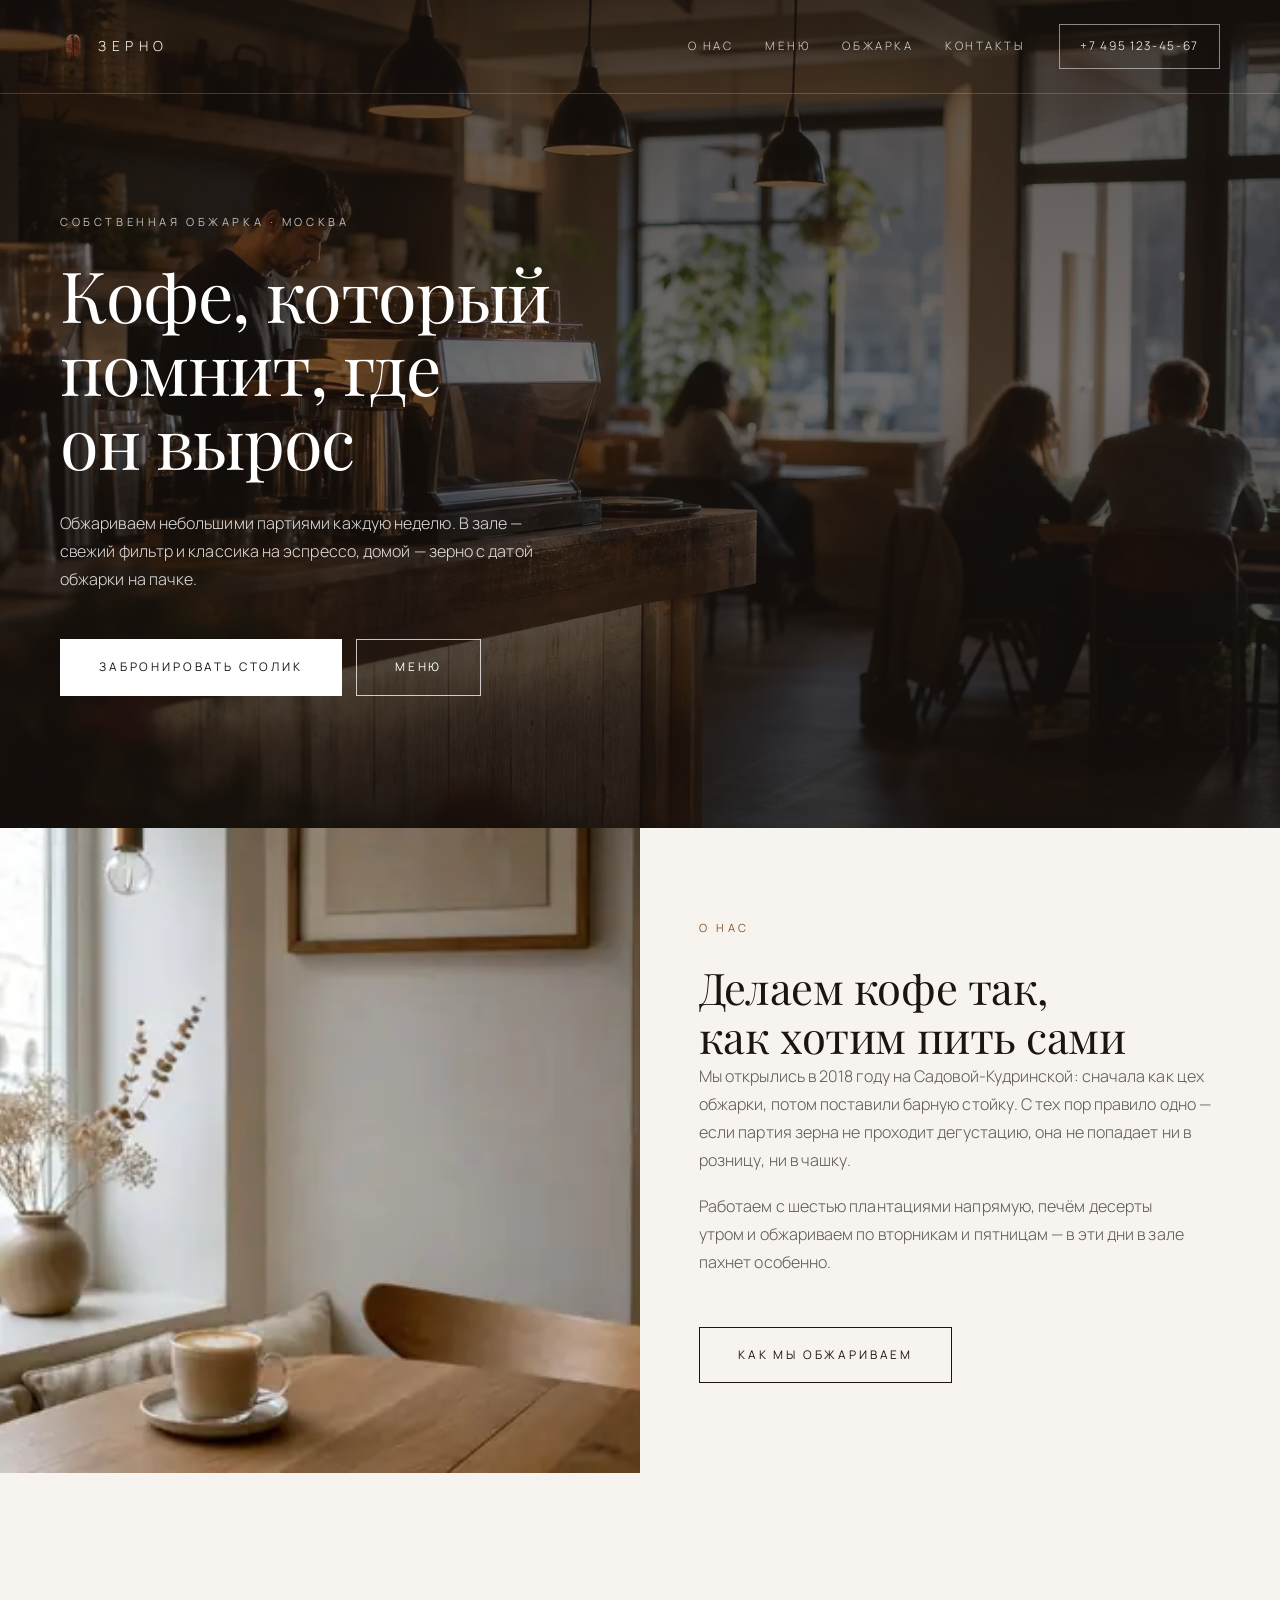
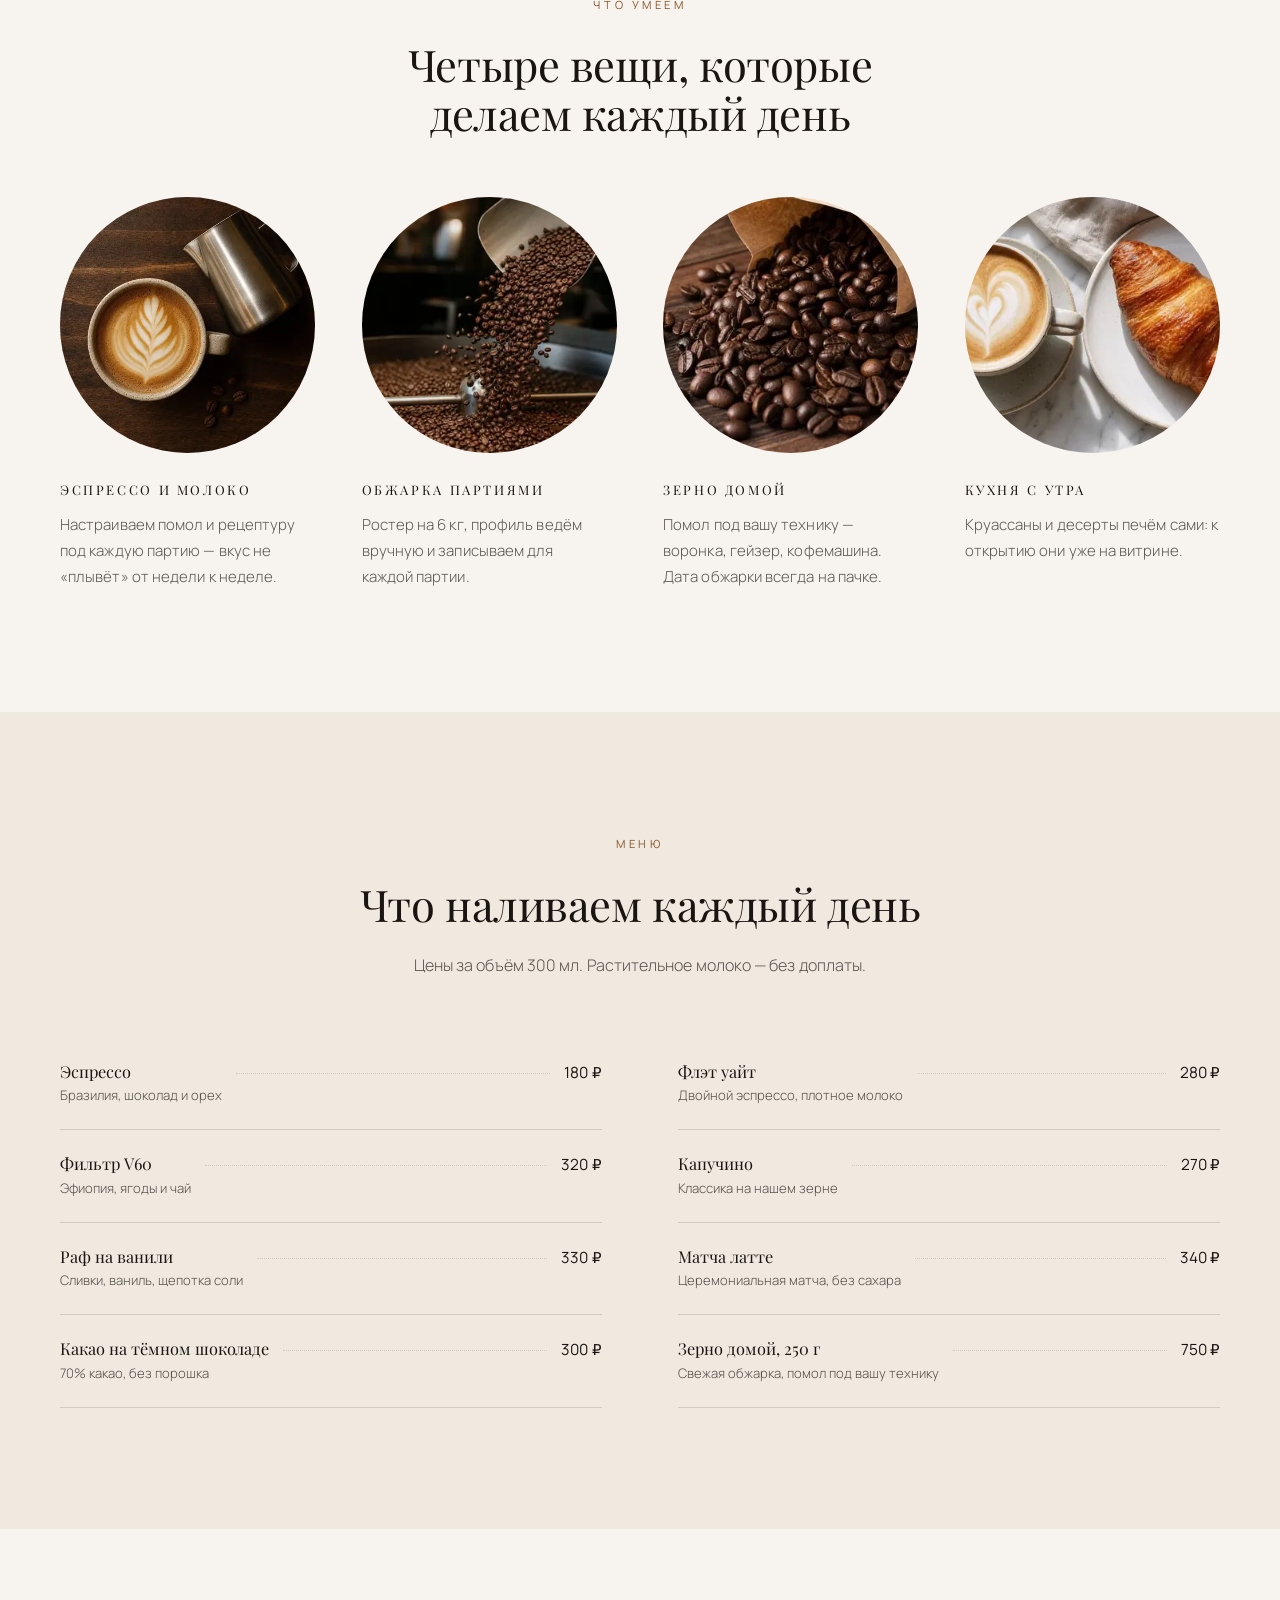
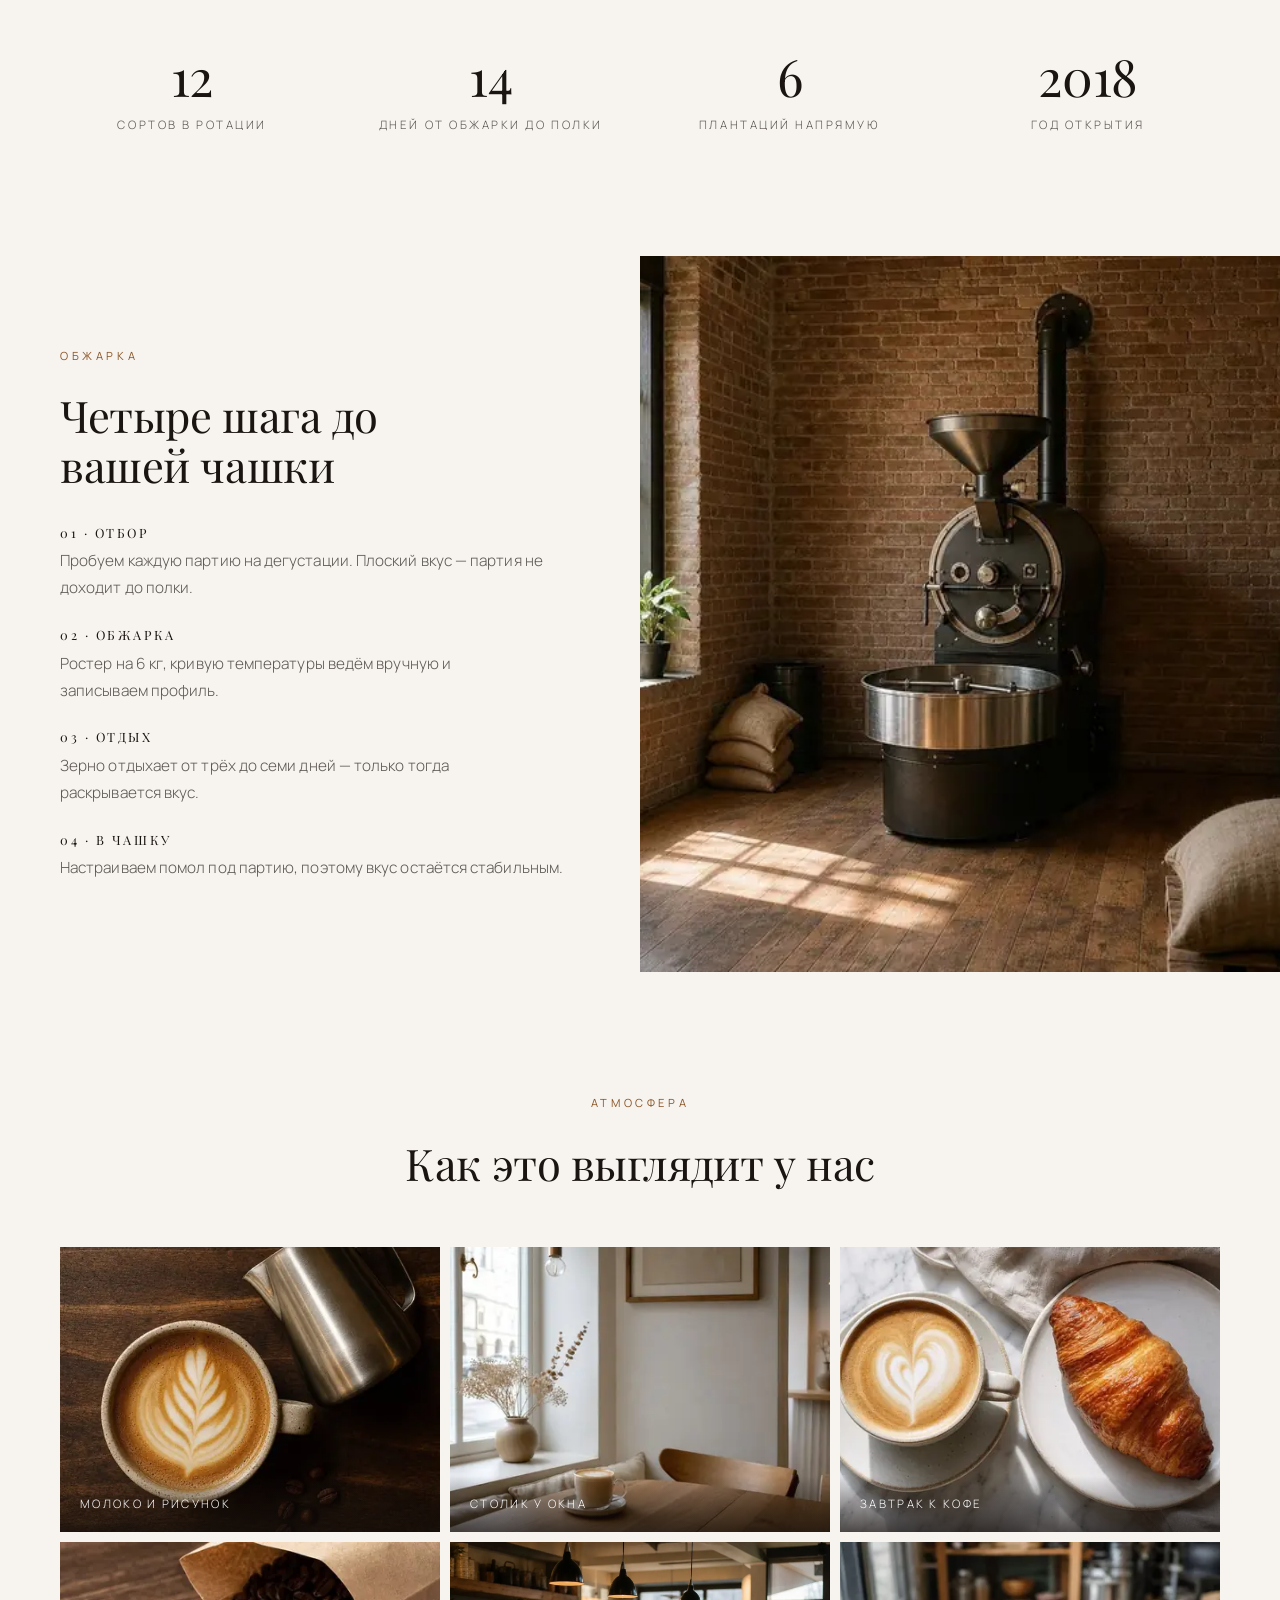
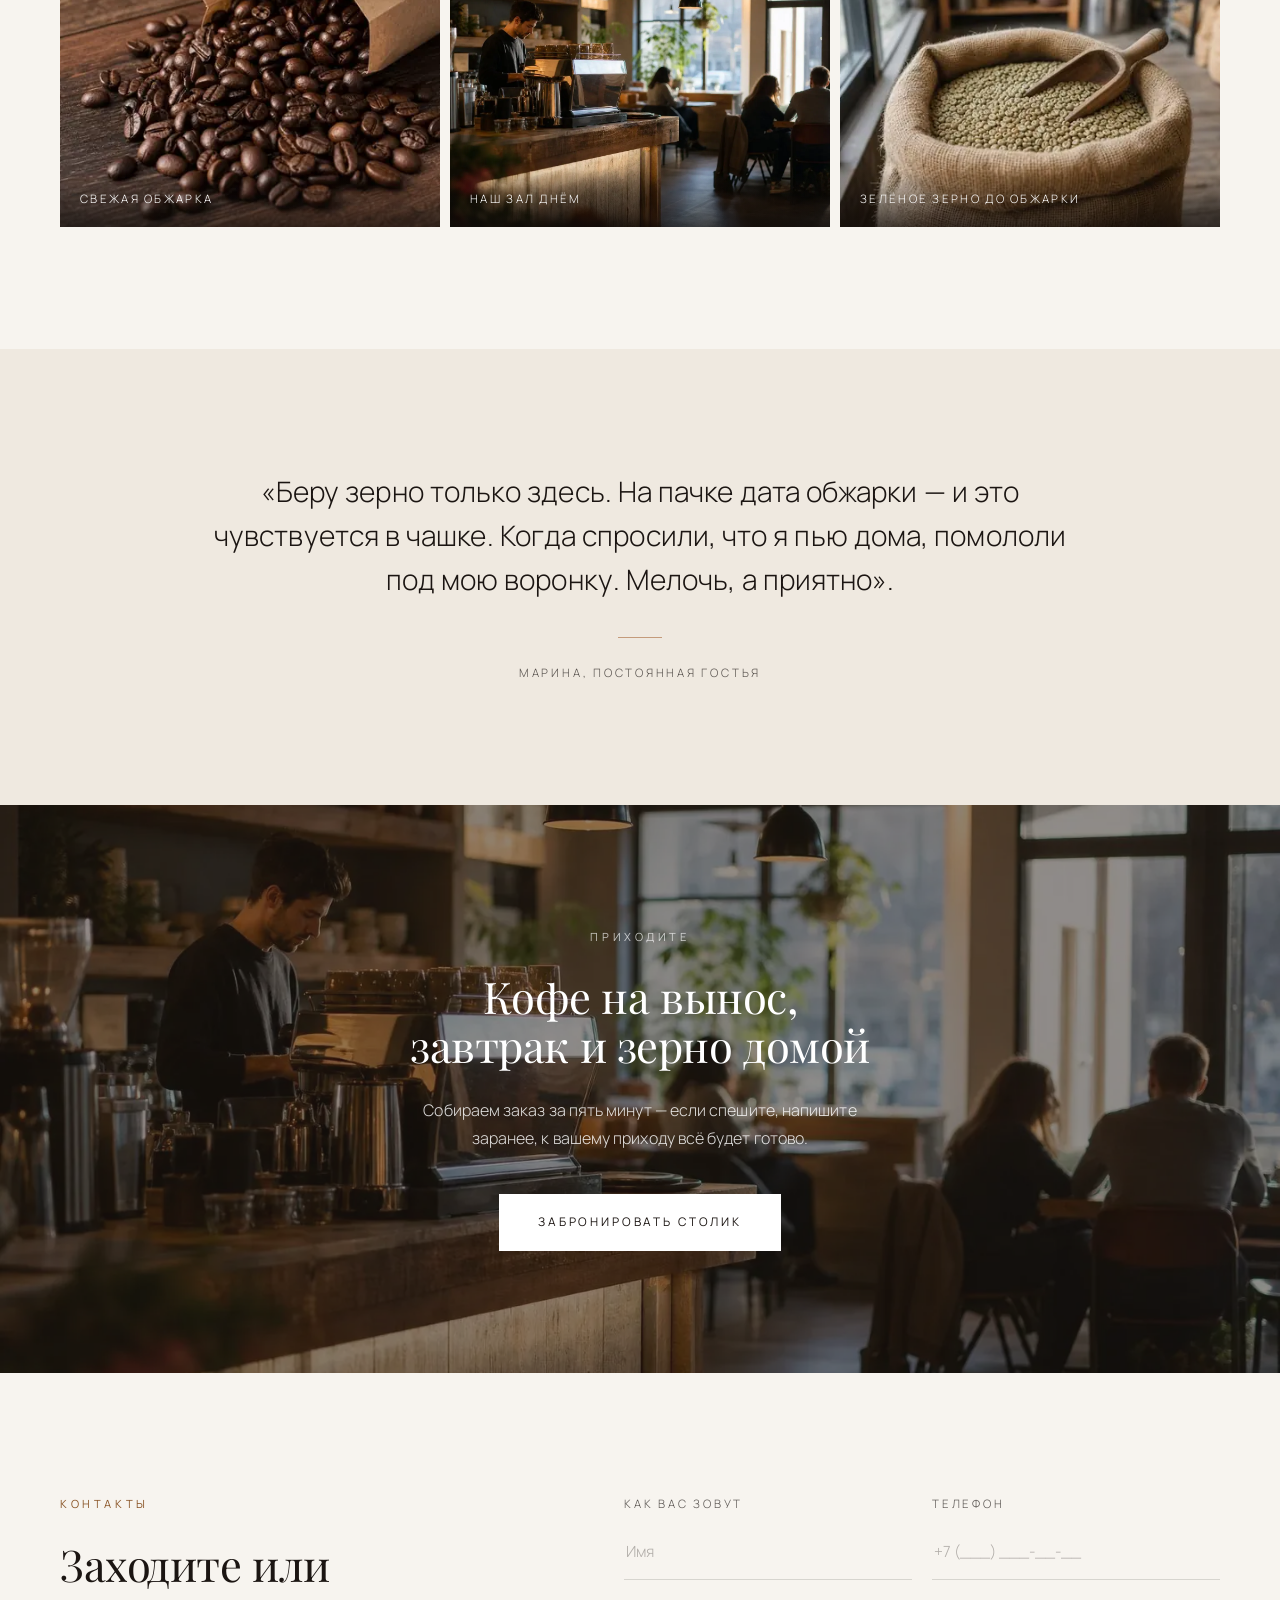
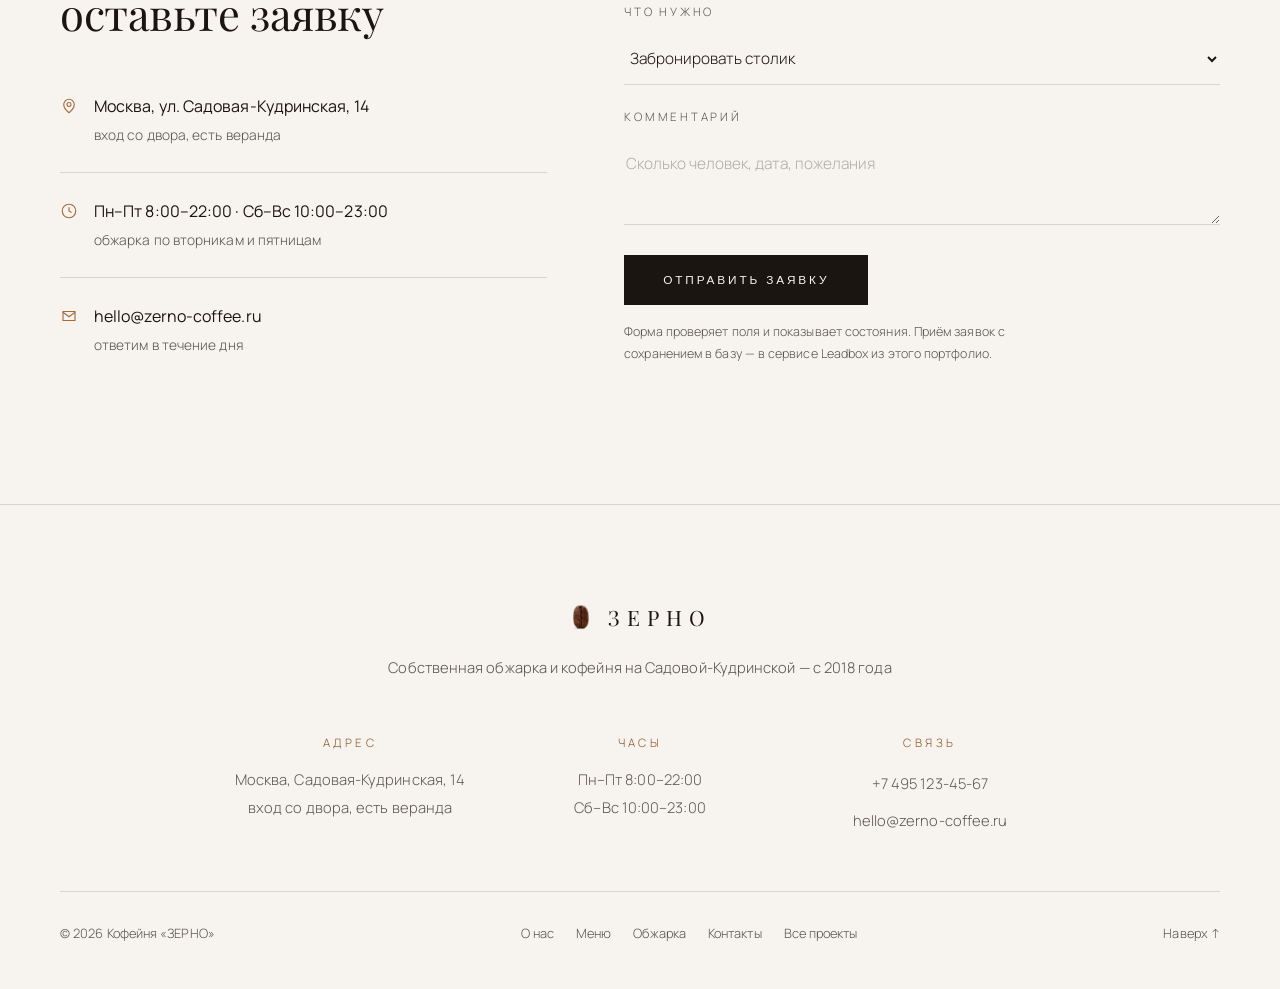
<file: zerno-coffee.html>
<!DOCTYPE html>
<html lang="ru">
<head>
<meta charset="utf-8">
<meta name="viewport" content="width=device-width, initial-scale=1">
<title>ЗЕРНО — обжарка кофе и кофейня в Москве</title>
<meta name="description" content="Кофейня и собственная обжарка: свежий кофе, десерты, зерно домой. Москва, Садовая-Кудринская, 14.">
<meta property="og:url" content="https://sidiqovdilovar.github.io/landings/zerno-coffee.html">
<meta property="og:image" content="https://sidiqovdilovar.github.io/landings/img/og/zerno.jpg">
<meta property="og:image:width" content="1200">
<meta property="og:image:height" content="630">
<meta name="twitter:image" content="https://sidiqovdilovar.github.io/landings/img/og/zerno.jpg">
<meta name="author" content="Диловар Сидиков">
<meta name="theme-color" content="#1b1512">
<meta property="og:type" content="website">
<meta property="og:title" content="ЗЕРНО — обжарка кофе и кофейня в Москве">
<meta property="og:description" content="Кофейня и собственная обжарка: свежий кофе, десерты, зерно домой. Москва, Садовая-Кудринская, 14.">
<meta property="og:locale" content="ru_RU">
<meta name="twitter:card" content="summary_large_image">
<link rel="icon" href="img/favicon.png" type="image/png">
<link rel="canonical" href="https://sidiqovdilovar.github.io/landings/zerno-coffee.html">
<link rel="preload" href="fonts/manrope-cyrillic.woff2" as="font" type="font/woff2" crossorigin>
<link rel="preload" as="image" href="img/coffee-hero.webp" imagesrcset="img/coffee-hero-480.webp 480w, img/coffee-hero-800.webp 800w, img/coffee-hero-1200.webp 1200w, img/coffee-hero.webp 1536w" imagesizes="100vw" fetchpriority="high">
<style>
  @font-face{font-family:'Manrope';font-style:normal;font-weight:200 800;font-display:swap;src:url('fonts/manrope-cyrillic.woff2') format('woff2');unicode-range:U+0301, U+0400-045F, U+0490-0491, U+04B0-04B1, U+2116}
  @font-face{font-family:'Manrope';font-style:normal;font-weight:200 800;font-display:swap;src:url('fonts/manrope-latin.woff2') format('woff2');unicode-range:U+0000-00FF, U+0131, U+0152-0153, U+02BB-02BC, U+02C6, U+02DA, U+02DC, U+0304, U+0308, U+0329, U+2000-206F, U+20AC, U+2122, U+2191, U+2193, U+2212, U+2215, U+FEFF, U+FFFD}
  @font-face{font-family:'Playfair Display';font-style:normal;font-weight:400 900;font-display:swap;src:url('fonts/playfair-cyrillic.woff2') format('woff2');unicode-range:U+0301, U+0400-045F, U+0490-0491, U+04B0-04B1, U+2116}
  @font-face{font-family:'Playfair Display';font-style:normal;font-weight:400 900;font-display:swap;src:url('fonts/playfair-latin.woff2') format('woff2');unicode-range:U+0000-00FF, U+0131, U+0152-0153, U+02BB-02BC, U+02C6, U+02DA, U+02DC, U+0304, U+0308, U+0329, U+2000-206F, U+20AC, U+2122, U+2191, U+2193, U+2212, U+2215, U+FEFF, U+FFFD}
  
  :root{
    --paper:#f7f4ef;
    --paper-2:#efe9e0;
    --ink:#1b1512;
    --ink-70:rgba(27,21,18,.7);
    --ink-55:rgba(27,21,18,.72);
    --accent:#a8683a;
    --accent-ink:#8a5527;
    --line:rgba(27,21,18,.14);
    --white:#fff;
    /* вертикальный ритм: одна шкала на всю страницу */
    --sec:clamp(88px,9.5vw,164px);
    --sec-sm:clamp(64px,7vw,104px);
    --gap:clamp(48px,4.6vw,80px);
  }
  *{box-sizing:border-box}
  html{scroll-behavior:smooth}
  body{
    margin:0;background:var(--paper);color:var(--ink);
    font-family:"Manrope","Helvetica Neue",Helvetica,Arial,sans-serif;
    font-size:16px;line-height:1.75;font-weight:300;letter-spacing:.005em;
    -webkit-font-smoothing:antialiased;
  }
  h1,h2,h3{
    margin:0;font-family:"Playfair Display",Georgia,"Times New Roman",serif;
    font-weight:400;line-height:1.14;letter-spacing:-.01em;text-wrap:balance;
  }
  h1{font-size:clamp(2.6rem,5.6vw,4.4rem);line-height:1.05;letter-spacing:-.02em}
  h2{font-size:clamp(1.9rem,3.4vw,2.9rem);line-height:1.13}
  h3{font-size:1.12rem;font-weight:400;letter-spacing:0}
  p{margin:0;text-wrap:pretty}
  a{color:inherit;text-decoration:none}
  img{display:block;max-width:100%}
  picture{display:contents}
  .wrap{width:100%;max-width:1240px;margin:0 auto;padding:0 clamp(22px,3.4vw,40px)}
  .label{
    display:block;font-size:.7rem;letter-spacing:.32em;text-transform:uppercase;
    color:var(--accent-ink);margin-bottom:26px;font-weight:400;
  }
  .lead{color:var(--ink-70);max-width:62ch}
  .center{text-align:center}
  .center .lead{margin-left:auto;margin-right:auto}

  /* шапка секции: одинаковый ритм у всех блоков */
  .sec-head{max-width:660px;margin:0 auto var(--gap)}
  .sec-head .lead{margin-top:22px}
  .sec-head--narrow{max-width:600px}

  ::selection{background:var(--accent);color:#fff}
  :focus-visible{outline:2px solid var(--accent);outline-offset:4px}

  .btn{
    display:inline-block;padding:17px 38px;border:1px solid var(--ink);
    font-size:.74rem;letter-spacing:.24em;text-transform:uppercase;font-weight:400;
    transition:background .4s cubic-bezier(.2,.7,.3,1),color .4s cubic-bezier(.2,.7,.3,1),
               border-color .4s cubic-bezier(.2,.7,.3,1),transform .4s cubic-bezier(.2,.7,.3,1);
  }
  .btn:hover{transform:translateY(-2px)}
  .btn--solid{background:var(--ink);color:var(--paper)}
  .btn--solid:hover{background:transparent;color:var(--ink)}
  .btn--light{border-color:rgba(255,255,255,.75);color:#fff}
  .btn--light:hover{background:#fff;color:var(--ink);border-color:#fff}
  .btn--empty:hover{background:var(--ink);color:var(--paper)}
  .btn:focus-visible{outline:2px solid var(--accent);outline-offset:4px}

  /* шапка */
  .top{
    position:fixed;top:0;left:0;right:0;z-index:40;
    padding:24px 0;border-bottom:1px solid rgba(255,255,255,.18);
    transition:background .45s cubic-bezier(.2,.7,.3,1),border-color .45s,box-shadow .45s,padding .45s;
  }
  /* состояние после первого экрана: светлая плашка с размытием */
  .top.is-stuck{
    background:rgba(247,244,239,.9);
    -webkit-backdrop-filter:blur(14px);backdrop-filter:blur(14px);
    border-bottom-color:var(--line);
    box-shadow:0 1px 30px rgba(27,21,18,.05);
    padding:15px 0;
  }
  .brand{flex-shrink:0}
  .top__in{display:flex;align-items:center;gap:34px}
  .brand{
    font-size:.86rem;letter-spacing:.4em;text-transform:uppercase;color:#fff;
    display:flex;align-items:center;gap:12px;transition:color .4s;
    white-space:nowrap;
    min-width:0;flex:0 1 auto;
  }
  .top.is-stuck .brand{color:var(--ink)}
  .brand--foot{color:var(--ink)}
  .brand img{width:26px;height:26px;object-fit:contain;flex:0 0 auto}
  .top .nav{display:flex;gap:32px;margin-left:auto}
  .top .nav a{
    color:rgba(255,255,255,.82);font-size:.72rem;letter-spacing:.22em;text-transform:uppercase;
    padding:6px 0;border-bottom:1px solid transparent;transition:color .2s,border-color .2s;
  }
  .top .nav a:hover{color:#fff;border-color:#fff}
  .top.is-stuck .nav a{color:var(--ink-70)}
  .top.is-stuck .nav a:hover{color:var(--ink);border-color:var(--ink)}

  @media (min-width:761px){
    .top .nav a{position:relative}
    .top .nav a::after{
      content:"";position:absolute;left:0;right:0;bottom:0;height:1px;
      background:currentColor;transform:scaleX(0);transform-origin:left;
      transition:transform .5s cubic-bezier(.2,.7,.3,1);
    }
    .top .nav a:hover{border-color:transparent}
    .top .nav a:hover::after{transform:scaleX(1)}
  }
  .top__phone{
    color:#fff;font-size:.74rem;letter-spacing:.14em;border:1px solid rgba(255,255,255,.5);
    padding:11px 20px;transition:background .2s,color .2s;
  }
  .top__phone:hover{background:#fff;color:var(--ink)}
  .top.is-stuck .top__phone{color:var(--ink);border-color:rgba(27,21,18,.25)}
  .top.is-stuck .top__phone:hover{background:var(--ink);color:var(--paper);border-color:var(--ink)}
  .burger{
    display:none;width:44px;height:44px;border:1px solid rgba(255,255,255,.5);
    background:transparent;cursor:pointer;position:relative;
  }
  .burger span{position:absolute;left:12px;right:12px;height:1.4px;background:#fff;transition:transform .25s}
  .burger span:nth-child(1){top:18px}
  .burger span:nth-child(2){top:25px}
  .top.is-stuck .burger{border-color:rgba(27,21,18,.25)}
  .top.is-stuck .burger span{background:var(--ink)}
  .burger[aria-expanded="true"] span:nth-child(1){transform:translateY(3.5px) rotate(45deg)}
  .burger[aria-expanded="true"] span:nth-child(2){transform:translateY(-3.5px) rotate(-45deg)}

  /* герой с фото */
  .hero{
    position:relative;min-height:min(92vh,830px);display:flex;align-items:center;
    background:#221a15;overflow:hidden;
  }
  .hero__bg{position:absolute;inset:0}
  .hero__bg img{width:100%;height:100%;object-fit:cover;opacity:.62}
  .hero__bg::after{
    content:"";position:absolute;inset:0;
    background:linear-gradient(180deg,rgba(20,15,12,.55) 0%,rgba(20,15,12,.35) 45%,rgba(20,15,12,.7) 100%);
  }
  .hero__in{position:relative;z-index:2;padding:190px clamp(22px,3.4vw,40px) 110px;max-width:1240px;margin:0 auto;width:100%}
  .hero h1{color:#fff;max-width:15ch}
  .hero .label{color:rgba(255,255,255,.72)}
  .hero p{color:rgba(255,255,255,.86);max-width:50ch;margin-top:30px}
  .hero__cta{margin-top:46px;display:flex;flex-wrap:wrap;gap:14px}
  .hero__scroll{
    position:absolute;bottom:28px;left:50%;transform:translateX(-50%);z-index:2;
    color:rgba(255,255,255,.6);font-size:.72rem;letter-spacing:.3em;text-transform:uppercase;
  }

  section{padding:var(--sec) 0}
  /* полосы «фото + текст»: фотография прижата к краю окна, текст — по общей сетке страницы */
  .splitb{position:relative;padding:0}
  .splitb__bg{position:absolute;inset:0 50% 0 0;overflow:hidden;background:#e9e4dc}
  .splitb__bg img{width:100%;height:100%;object-fit:cover;display:block}
  .splitb__grid{display:grid;grid-template-columns:1fr 1fr}
  .splitb__text{grid-column:2;padding:var(--sec-sm) 0 var(--sec-sm) clamp(34px,4.6vw,76px)}
  .splitb--rev .splitb__bg{inset:0 0 0 50%}
  .splitb--rev .splitb__text{grid-column:1;padding:var(--sec-sm) clamp(34px,4.6vw,76px) var(--sec-sm) 0}
  @media (max-width:900px){
    .splitb__bg,.splitb--rev .splitb__bg{position:relative;inset:auto;height:clamp(230px,50vw,380px)}
    .splitb__grid{grid-template-columns:1fr}
    .splitb__text,.splitb--rev .splitb__text{grid-column:1;padding:clamp(40px,7vw,64px) 0 0}
  }

  section[id],main[id]{scroll-margin-top:96px}
  .band{padding:0}
  .grid-2{display:grid;grid-template-columns:1fr 1fr;gap:0;align-items:center}
  .grid-2__text{padding:0 clamp(40px,6.4vw,96px)}
  .grid-2--rev .grid-2__text{padding:0 clamp(40px,6.4vw,96px)}
  .grid-2__text p.lead:first-of-type{margin-top:26px}
  .grid-2__text--tall{padding:0 clamp(40px,6.4vw,96px)}
  /* колонка текста не прилипает к фото и к краю */
  .band + .band .grid-2__text{padding-top:0}
  /* ритм внутри текстовой колонки: абзацы и кнопка дышат */
  .grid-2__text .lead + .lead{margin-top:20px}
  .about__cta{margin-top:clamp(34px,4vw,52px)}
  .pic{position:relative;overflow:hidden;background:var(--paper-2)}
  .pic img{width:100%;height:100%;object-fit:cover;transition:transform 1.1s cubic-bezier(.2,.7,.3,1)}
  .pic:hover img{transform:scale(1.04)}
  .band .pic{aspect-ratio:4/3}

  /* четыре направления */
  .features{display:grid;grid-template-columns:repeat(4,1fr);gap:clamp(30px,3.6vw,52px)}
  .feature__pic{
    aspect-ratio:1/1;border-radius:50%;overflow:hidden;background:var(--paper-2);
    margin-bottom:30px;
  }
  .feature__pic img{width:100%;height:100%;object-fit:cover;transition:transform 1.2s cubic-bezier(.2,.7,.3,1)}
  .feature:hover .feature__pic img{transform:scale(1.06)}
  .feature h3{text-transform:uppercase;font-size:.82rem;letter-spacing:.2em}
  .feature p{margin-top:14px;color:var(--ink-70);font-size:.94rem}

  /* галерея */
  .gallery{display:grid;grid-template-columns:repeat(3,1fr);gap:10px}
  .gallery figure{margin:0;position:relative;overflow:hidden;background:var(--paper-2);aspect-ratio:4/3}
  .gallery img{width:100%;height:100%;object-fit:cover;transition:transform 1s cubic-bezier(.2,.7,.3,1)}
  .gallery figure:hover img{transform:scale(1.05)}
  .gallery figcaption{
    position:absolute;left:0;right:0;bottom:0;padding:18px 20px;
    background:linear-gradient(transparent,rgba(18,13,10,.72));
    color:#fff;font-size:.72rem;letter-spacing:.2em;text-transform:uppercase;
  }

  /* цифры */
  .numbers{display:grid;grid-template-columns:repeat(4,1fr);gap:34px;text-align:center}
  .numbers b{
    display:block;font-family:"Playfair Display",Georgia,serif;font-weight:400;
    font-size:clamp(2.4rem,4vw,3.4rem);line-height:1;letter-spacing:-.01em;
  }
  .numbers span{
    display:block;margin-top:14px;font-size:.72rem;letter-spacing:.22em;
    text-transform:uppercase;color:var(--ink-55);line-height:1.6;
  }

  /* отзыв */
  .quote{max-width:880px;margin:0 auto;text-align:center}
  .quote p{font-size:clamp(1.25rem,2.2vw,1.85rem);line-height:1.55;font-weight:300}
  .quote footer{
    margin-top:36px;padding-top:26px;font-size:.72rem;letter-spacing:.24em;
    text-transform:uppercase;color:var(--ink-55);position:relative;
  }
  .quote footer::before{
    content:"";position:absolute;top:0;left:50%;transform:translateX(-50%);
    width:44px;height:1px;background:var(--accent);opacity:.6;
  }

  /* меню (список) */
  .menu{display:grid;grid-template-columns:1fr 1fr;gap:0 clamp(40px,6vw,90px);margin-top:var(--gap)}
  .menu__item{
    display:flex;align-items:baseline;gap:14px;padding:22px 0;
    border-bottom:1px solid var(--line);transition:border-color .45s cubic-bezier(.2,.7,.3,1);
  }
  .menu__item:hover{border-bottom-color:var(--ink)}
  .menu__item h3{font-size:1.02rem;transition:color .45s cubic-bezier(.2,.7,.3,1)}
  .menu__item:hover h3{color:var(--accent)}
  .menu__item small{display:block;font-size:.82rem;color:var(--ink-55);letter-spacing:0;text-transform:none;margin-top:4px}
  .menu__item i{flex:1;border-bottom:1px dotted var(--line);transform:translateY(-4px)}
  .menu__item b{font-weight:400;font-size:.96rem}

  /* CTA с фото */
  .cta{position:relative;overflow:hidden;background:#221a15;text-align:center;padding:var(--sec) 0}
  .cta__bg{position:absolute;inset:0}
  .cta__bg img{width:100%;height:100%;object-fit:cover;opacity:.5}
  .cta__in{position:relative;z-index:2}
  .cta h2{color:#fff;max-width:20ch;margin:0 auto}
  .cta .label{color:rgba(255,255,255,.7)}
  .cta p{color:rgba(255,255,255,.85);max-width:50ch;margin:26px auto 42px}

  /* контакты */
  .contact{display:grid;grid-template-columns:.9fr 1.1fr;gap:clamp(48px,6vw,90px);align-items:start}
  .contact__row{
    display:flex;gap:16px;padding:24px 0;border-bottom:1px solid var(--line);
    transition:border-color .45s cubic-bezier(.2,.7,.3,1);
  }
  .contact__row:hover{border-bottom-color:var(--ink)}
  .contact__row svg{flex:0 0 auto;margin-top:5px}
  .contact__row b{font-weight:400;display:block}
  .contact__row span{font-size:.86rem;color:var(--ink-55)}
  form .row{display:grid;grid-template-columns:1fr 1fr;gap:20px}
  .field{margin-bottom:22px}
  label{display:block;font-size:.72rem;letter-spacing:.24em;text-transform:uppercase;color:var(--ink-55);margin-bottom:10px}
  input,textarea,select{
    width:100%;padding:14px 2px;font:inherit;font-weight:300;font-size:.96rem;
    background:transparent;border:0;border-bottom:1px solid var(--line);border-radius:0;color:var(--ink);
  }
  input,select,textarea{transition:border-color .4s cubic-bezier(.2,.7,.3,1)}
  input:focus,textarea:focus,select:focus{outline:none;border-bottom-color:var(--accent);box-shadow:0 0 0 3px rgba(168,104,58,.34)}
  input::placeholder,textarea::placeholder{color:rgba(27,21,18,.32)}
  textarea{min-height:88px;resize:vertical}
  .form__note{font-size:.78rem;color:var(--ink-55);margin-top:16px;max-width:60ch}
  .form__ok{display:none;margin-top:18px;padding:14px 18px;border:1px solid var(--accent-ink);color:var(--accent-ink);font-size:.9rem}
  .form__ok.is-visible{display:block}

  /* подвал: центрированный, как выходные данные журнала */
  footer.foot{border-top:1px solid var(--line);padding:var(--sec-sm) 0 40px;text-align:center}
  .foot__mark{
    display:inline-flex;align-items:center;gap:14px;
    font-family:"Playfair Display",Georgia,serif;font-size:1.32rem;
    letter-spacing:.34em;text-transform:uppercase;
  }
  .foot__mark img{width:26px;height:26px;object-fit:contain}
  .foot__tag{margin-top:16px;color:var(--ink-55);font-size:.92rem}
  .foot__row{
    display:grid;grid-template-columns:repeat(3,1fr);gap:30px;max-width:840px;
    margin:clamp(34px,4vw,56px) auto 0;font-size:.92rem;color:var(--ink-70);line-height:1.9;
  }
  .foot__cap{
    display:block;font-size:.72rem;letter-spacing:.3em;text-transform:uppercase;
    color:var(--accent-ink);margin-bottom:12px;
  }
  .foot__row a{border-bottom:1px solid transparent;transition:border-color .4s,color .4s}
  .foot__row a:hover{color:var(--ink);border-bottom-color:var(--ink)}
  .foot__base{
    display:flex;flex-wrap:wrap;gap:18px;justify-content:space-between;align-items:center;
    margin-top:clamp(34px,4vw,56px);padding-top:26px;border-top:1px solid var(--line);
    font-size:.8rem;color:var(--ink-55);text-align:left;
  }
  .foot__nav{display:flex;gap:22px;flex-wrap:wrap}
  .foot__base a:hover{color:var(--ink)}

  .reveal{opacity:0;transform:translateY(24px);transition:opacity 1s ease,transform 1s cubic-bezier(.2,.7,.3,1)}
  .reveal.in{opacity:1;transform:none}
  @media (prefers-reduced-motion:reduce){
    html{scroll-behavior:auto}
    .reveal{opacity:1;transform:none;transition:none}
    .btn:hover{transform:none}
    .feature:hover .feature__pic img,
    .gallery figure:hover img,
    .pic:hover img{transform:none}
      /* при «меньше движения» гасим не только входные анимации, но и переходы при наведении */
    *,*::before,*::after{animation-duration:.01ms!important;animation-iteration-count:1!important;transition-duration:.01ms!important;scroll-behavior:auto!important}
  }

  @media (max-width:1020px){
    .grid-2{grid-template-columns:1fr}
    .grid-2__text,.grid-2--rev .grid-2__text{padding:clamp(40px,7vw,64px) clamp(22px,5vw,40px) 0}
    .grid-2--rev{display:flex;flex-direction:column-reverse}
    .features{grid-template-columns:1fr 1fr;gap:36px}
    .numbers{grid-template-columns:1fr 1fr;gap:30px}
    .contact{grid-template-columns:1fr;gap:50px}
  }
  @media (max-width:760px){
    .top{padding:18px 0}
    .top .nav{
      position:absolute;left:0;right:0;top:100%;flex-direction:column;gap:0;margin:0;
      background:#14100d;max-height:0;overflow:hidden;
      border-top:1px solid rgba(255,255,255,.1);
      box-shadow:0 24px 40px rgba(20,15,12,.35);
      transition:max-height .45s cubic-bezier(.2,.7,.3,1);
    }
    .top .nav.is-open{max-height:340px}
    .top .nav a{padding:17px 26px;border-bottom:1px solid rgba(255,255,255,.12)}
    .burger{display:block;margin-left:auto}
    .top__phone{display:none}
    .menu{grid-template-columns:1fr;gap:0}
    .gallery{grid-template-columns:1fr 1fr}
    .features{grid-template-columns:1fr;gap:34px}
    .feature__pic{max-width:200px;margin-left:auto;margin-right:auto}
    form .row{grid-template-columns:1fr}
    .hero__in{padding-top:130px}
  }

    /* цель нажатия в подвале — не меньше 24 px по высоте (WCAG 2.2 AA) на любом указателе */
  footer a{display:inline-block;padding-top:4px;padding-bottom:4px}
@media (max-width:760px){
    .label{font-size:.74rem}
    .hero__marks span,.numbers span,.format__meta,.price-note,.gallery figcaption,.foot__cap,
    .faculty li div > span,.quote-band footer,.cta__side dt,.top__utilin,.trip__meta span,
    .format__tag,.price__tag,.filters span{font-size:.72rem}
    footer a,.work__link,.sections a{display:inline-block;padding-top:9px;padding-bottom:9px}
    label{font-size:.78rem}
    .level b,.hero__barin span,.values span,.stats span,.trip__meta span,.level__code + b{font-size:.72rem}
    .top .nav a{display:block;padding-top:15px;padding-bottom:15px}

    .brand{padding-top:6px;padding-bottom:6px}
  
    footer a{padding-top:12px;padding-bottom:12px}
    .foot__nav a,footer nav a{padding-left:6px;padding-right:6px;margin-left:-6px;margin-right:-6px}
    .foot__row{grid-template-columns:1fr;gap:26px}
}
  /* телефон в подвале не должен рваться по дефису на узких экранах */
  a[href^="tel:"]{white-space:nowrap}

  /* заметная подсказка вместо молчаливого отказа формы */
  .is-error{border-color:#c4543a !important;box-shadow:0 0 0 1px #c4543a}
  .form__error{display:none;margin-top:16px;font-size:.9rem;color:#a8412a}
  .form__error.is-on{display:block}

  /* «к содержанию»: видно только при навигации с клавиатуры */
  .skip{position:fixed;left:16px;top:16px;z-index:999;padding:12px 18px;border-radius:2px;
    background:#14161a;color:#fff;font-size:.92rem;font-weight:600;text-decoration:none;
    transform:translateY(-280%);transition:transform .2s ease}
  .skip:focus{transform:none}

@media print{
    .skip{display:none!important}
    .term{display:none!important}
  }
  </style>
<noscript><style>.reveal{opacity:1!important;transform:none!important}</style></noscript>
</head>
<body>
<a class="skip" href="#top">Перейти к содержанию</a>

<!-- шапка -->
<header class="top" id="header">
  <div class="wrap top__in">
    <a class="brand" href="#top">
      <img decoding="async" src="img/coffee-bean.png" alt="" width="26" height="26">
      Зерно
    </a>
    <nav class="nav" id="nav" aria-label="Основное меню">
      <a href="#about">О нас</a>
      <a href="#menu">Меню</a>
      <a href="#roast">Обжарка</a>
      <a href="#contact">Контакты</a>
    </nav>
    <a class="top__phone" href="tel:+74951234567">+7 495 123-45-67</a>
    <button class="burger" id="burger" aria-label="Меню" aria-expanded="false" aria-controls="nav" type="button">
      <span></span><span></span>
    </button>
  </div>
</header>

<main id="top" tabindex="-1">

  <!-- Первый экран: фото во весь экран -->
  <section class="hero band">
    <div class="hero__bg">
      <picture><source srcset="img/coffee-hero-480.webp 480w, img/coffee-hero-800.webp 800w, img/coffee-hero-1200.webp 1200w, img/coffee-hero.webp 1536w" sizes="100vw" type="image/webp"><img fetchpriority="high" decoding="async" src="img/coffee-hero.jpg" alt="Зал кофейни утром: барная стойка, свет из окон" width="1536" height="1024"></picture>
    </div>
    <div class="hero__in">
      <span class="label">Собственная обжарка · Москва</span>
      <h1>Кофе, который помнит, где он вырос</h1>
      <p>Обжариваем небольшими партиями каждую неделю. В зале — свежий фильтр и классика на эспрессо, домой — зерно с датой обжарки на пачке.</p>
      <div class="hero__cta">
        <a class="btn btn--solid" href="#contact" style="background:#fff;color:#1b1512;border-color:#fff">Забронировать столик</a>
        <a class="btn btn--light" href="#menu">Меню</a>
      </div>
    </div>
  </section>

  <!-- О нас: фото слева, текст справа -->
  <section id="about" class="band">
    <div class="splitb">
      <div class="splitb__bg"><picture><source srcset="img/coffee-window-480.webp 480w, img/coffee-window.webp 900w" sizes="(max-width:620px) 45vw, (max-width:900px) 35vw, 30vw" type="image/webp"><img decoding="async" src="img/coffee-window.jpg" alt="Столик у окна с чашкой кофе" loading="lazy" width="900" height="600"></picture></div>
      <div class="wrap splitb__grid">
        <div class="splitb__text reveal">
        <span class="label">О нас</span>
        <h2>Делаем кофе так, как хотим пить сами</h2>
        <p class="lead">Мы открылись в 2018 году на Садовой-Кудринской: сначала как цех обжарки, потом поставили барную стойку. С тех пор правило одно — если партия зерна не проходит дегустацию, она не попадает ни в розницу, ни в чашку.</p>
        <p class="lead" style="margin-top:18px">Работаем с шестью плантациями напрямую, печём десерты утром и обжариваем по вторникам и пятницам — в эти дни в зале пахнет особенно.</p>
        <div class="about__cta"><a class="btn btn--empty" href="#roast">Как мы обжариваем</a></div>
      </div>
      </div>
    </div>
  </section>

  <!-- Четыре направления -->
  <section>
    <div class="wrap">
      <div class="center reveal sec-head">
        <span class="label">Что умеем</span>
        <h2>Четыре вещи, которые делаем каждый день</h2>
      </div>

      <div class="features">
        <article class="feature reveal">
          <div class="feature__pic"><picture><source srcset="img/coffee-latte-480.webp 480w, img/coffee-latte-800.webp 800w, img/coffee-latte.webp 1100w" sizes="(max-width:620px) 45vw, (max-width:900px) 35vw, 30vw" type="image/webp"><img decoding="async" src="img/coffee-latte.jpg" alt="Капучино с узором из молочной пены и питчер" loading="lazy" width="1100" height="1100"></picture></div>
          <h3>Эспрессо и молоко</h3>
          <p>Настраиваем помол и рецептуру под каждую партию — вкус не «плывёт» от недели к неделе.</p>
        </article>

        <article class="feature reveal">
          <div class="feature__pic"><picture><source srcset="img/coffee-roast-detail-480.webp 480w, img/coffee-roast-detail-800.webp 800w, img/coffee-roast-detail.webp 1000w" sizes="(max-width:620px) 55vw, (max-width:900px) 45vw, (max-width:1100px) 25vw, 20vw" type="image/webp"><img decoding="async" src="img/coffee-roast-detail.jpg" alt="Свежеобжаренное зерно высыпают в лоток охлаждения" loading="lazy" width="1000" height="667"></picture></div>
          <h3>Обжарка партиями</h3>
          <p>Ростер на 6 кг, профиль ведём вручную и записываем для каждой партии.</p>
        </article>

        <article class="feature reveal">
          <div class="feature__pic"><picture><source srcset="img/coffee-beans-480.webp 480w, img/coffee-beans.webp 900w" sizes="(max-width:620px) 45vw, (max-width:900px) 35vw, 30vw" type="image/webp"><img decoding="async" src="img/coffee-beans.jpg" alt="Кофейные зёрна, просыпавшиеся из пакета" loading="lazy" width="900" height="600"></picture></div>
          <h3>Зерно домой</h3>
          <p>Помол под вашу технику — воронка, гейзер, кофемашина. Дата обжарки всегда на пачке.</p>
        </article>

        <article class="feature reveal">
          <div class="feature__pic"><picture><source srcset="img/coffee-cup-480.webp 480w, img/coffee-cup.webp 900w" sizes="(max-width:620px) 45vw, (max-width:900px) 35vw, 30vw" type="image/webp"><img decoding="async" src="img/coffee-cup.jpg" alt="Капучино и круассан на мраморном столе" loading="lazy" width="900" height="600"></picture></div>
          <h3>Кухня с утра</h3>
          <p>Круассаны и десерты печём сами: к открытию они уже на витрине.</p>
        </article>
      </div>
    </div>
  </section>

  <!-- Меню -->
  <section id="menu" style="background:var(--paper-2)">
    <div class="wrap">
      <div class="center reveal sec-head sec-head--narrow">
        <span class="label">Меню</span>
        <h2>Что наливаем каждый день</h2>
        <p class="lead">Цены за объём 300 мл. Растительное молоко — без доплаты.</p>
      </div>

      <div class="menu">
        <div class="menu__item reveal">
          <div><h3>Эспрессо</h3><small>Бразилия, шоколад и орех</small></div>
          <i aria-hidden="true"></i><b>180 ₽</b>
        </div>
        <div class="menu__item reveal">
          <div><h3>Флэт уайт</h3><small>Двойной эспрессо, плотное молоко</small></div>
          <i aria-hidden="true"></i><b>280 ₽</b>
        </div>
        <div class="menu__item reveal">
          <div><h3>Фильтр V60</h3><small>Эфиопия, ягоды и чай</small></div>
          <i aria-hidden="true"></i><b>320 ₽</b>
        </div>
        <div class="menu__item reveal">
          <div><h3>Капучино</h3><small>Классика на нашем зерне</small></div>
          <i aria-hidden="true"></i><b>270 ₽</b>
        </div>
        <div class="menu__item reveal">
          <div><h3>Раф на ванили</h3><small>Сливки, ваниль, щепотка соли</small></div>
          <i aria-hidden="true"></i><b>330 ₽</b>
        </div>
        <div class="menu__item reveal">
          <div><h3>Матча латте</h3><small>Церемониальная матча, без сахара</small></div>
          <i aria-hidden="true"></i><b>340 ₽</b>
        </div>
        <div class="menu__item reveal">
          <div><h3>Какао на тёмном шоколаде</h3><small>70% какао, без порошка</small></div>
          <i aria-hidden="true"></i><b>300 ₽</b>
        </div>
        <div class="menu__item reveal">
          <div><h3>Зерно домой, 250 г</h3><small>Свежая обжарка, помол под вашу технику</small></div>
          <i aria-hidden="true"></i><b>750 ₽</b>
        </div>
      </div>
    </div>
  </section>

  <!-- Цифры -->
  <section>
    <div class="wrap numbers">
      <div class="reveal"><b>12</b><span>сортов в ротации</span></div>
      <div class="reveal"><b>14</b><span>дней от обжарки до полки</span></div>
      <div class="reveal"><b>6</b><span>плантаций напрямую</span></div>
      <div class="reveal"><b>2018</b><span>год открытия</span></div>
    </div>
  </section>

  <!-- Обжарка: текст слева, фото справа -->
  <section id="roast" class="band">
    <div class="splitb splitb--rev">
      <div class="splitb__bg"><picture><source srcset="img/coffee-roaster-480.webp 480w, img/coffee-roaster-800.webp 800w, img/coffee-roaster-1200.webp 1200w, img/coffee-roaster.webp 1400w" sizes="(max-width:620px) 100vw, 50vw" type="image/webp"><img decoding="async" src="img/coffee-roaster.jpg" alt="Обжарочный цех: ростер у окна и лоток охлаждения" loading="lazy" width="1400" height="933"></picture></div>
      <div class="wrap splitb__grid">
        <div class="splitb__text reveal">
        <span class="label">Обжарка</span>
        <h2>Четыре шага до вашей чашки</h2>
        <div style="margin-top:36px;display:grid;gap:26px">
          <div>
            <h3 style="text-transform:uppercase;font-size:.8rem;letter-spacing:.2em">01 · Отбор</h3>
            <p class="lead" style="margin-top:8px;font-size:.96rem">Пробуем каждую партию на дегустации. Плоский вкус — партия не доходит до полки.</p>
          </div>
          <div>
            <h3 style="text-transform:uppercase;font-size:.8rem;letter-spacing:.2em">02 · Обжарка</h3>
            <p class="lead" style="margin-top:8px;font-size:.96rem">Ростер на 6 кг, кривую температуры ведём вручную и записываем профиль.</p>
          </div>
          <div>
            <h3 style="text-transform:uppercase;font-size:.8rem;letter-spacing:.2em">03 · Отдых</h3>
            <p class="lead" style="margin-top:8px;font-size:.96rem">Зерно отдыхает от трёх до семи дней — только тогда раскрывается вкус.</p>
          </div>
          <div>
            <h3 style="text-transform:uppercase;font-size:.8rem;letter-spacing:.2em">04 · В чашку</h3>
            <p class="lead" style="margin-top:8px;font-size:.96rem">Настраиваем помол под партию, поэтому вкус остаётся стабильным.</p>
          </div>
        </div>
      </div>
      </div>
    </div>
  </section>

  <!-- Галерея -->
  <section>
    <div class="wrap">
      <div class="center reveal sec-head">
        <span class="label">Атмосфера</span>
        <h2>Как это выглядит у нас</h2>
      </div>
      <div class="gallery">
        <figure class="reveal"><picture><source srcset="img/coffee-latte-480.webp 480w, img/coffee-latte-800.webp 800w, img/coffee-latte.webp 1100w" sizes="(max-width:620px) 45vw, (max-width:900px) 35vw, 30vw" type="image/webp"><img decoding="async" src="img/coffee-latte.jpg" alt="Капучино с узором из молочной пены" loading="lazy" width="1100" height="1100"></picture><figcaption>Молоко и рисунок</figcaption></figure>
        <figure class="reveal"><picture><source srcset="img/coffee-window-480.webp 480w, img/coffee-window.webp 900w" sizes="(max-width:620px) 45vw, (max-width:900px) 35vw, 30vw" type="image/webp"><img decoding="async" src="img/coffee-window.jpg" alt="Место у окна" loading="lazy" width="900" height="600"></picture><figcaption>Столик у окна</figcaption></figure>
        <figure class="reveal"><picture><source srcset="img/coffee-cup-480.webp 480w, img/coffee-cup.webp 900w" sizes="(max-width:620px) 45vw, (max-width:900px) 35vw, 30vw" type="image/webp"><img decoding="async" src="img/coffee-cup.jpg" alt="Капучино и круассан" loading="lazy" width="900" height="600"></picture><figcaption>Завтрак к кофе</figcaption></figure>
        <figure class="reveal"><picture><source srcset="img/coffee-beans-480.webp 480w, img/coffee-beans.webp 900w" sizes="(max-width:620px) 45vw, (max-width:900px) 35vw, 30vw" type="image/webp"><img decoding="async" src="img/coffee-beans.jpg" alt="Зерно" loading="lazy" width="900" height="600"></picture><figcaption>Свежая обжарка</figcaption></figure>
        <figure class="reveal"><picture><source srcset="img/coffee-hero-480.webp 480w, img/coffee-hero-800.webp 800w, img/coffee-hero-1200.webp 1200w, img/coffee-hero.webp 1536w" sizes="100vw" type="image/webp"><img decoding="async" src="img/coffee-hero.jpg" alt="Зал" loading="lazy" width="1536" height="1024"></picture><figcaption>Наш зал днём</figcaption></figure>
        <figure class="reveal"><picture><source srcset="img/coffee-green-beans-480.webp 480w, img/coffee-green-beans-800.webp 800w, img/coffee-green-beans.webp 1000w" sizes="(max-width:620px) 45vw, (max-width:900px) 35vw, 30vw" type="image/webp"><img decoding="async" src="img/coffee-green-beans.jpg" alt="Мешок зелёного кофе до обжарки" loading="lazy" width="1000" height="667"></picture><figcaption>Зелёное зерно до обжарки</figcaption></figure>
      </div>
    </div>
  </section>

  <!-- Отзыв -->
  <section style="background:var(--paper-2)">
    <div class="wrap">
      <blockquote class="quote reveal">
        <p>«Беру зерно только здесь. На пачке дата обжарки — и это чувствуется в чашке. Когда спросили, что я пью дома, помололи под мою воронку. Мелочь, а приятно».</p>
        <footer>Марина, постоянная гостья</footer>
      </blockquote>
    </div>
  </section>

  <!-- CTA с фото -->
  <section class="cta band">
    <div class="cta__bg">
      <picture><source srcset="img/coffee-hero-480.webp 480w, img/coffee-hero-800.webp 800w, img/coffee-hero-1200.webp 1200w, img/coffee-hero.webp 1536w" sizes="100vw" type="image/webp"><img decoding="async" src="img/coffee-hero.jpg" alt="" loading="lazy" width="1536" height="1024"></picture>
    </div>
    <div class="wrap cta__in">
      <span class="label">Приходите</span>
      <h2>Кофе на вынос, завтрак и зерно домой</h2>
      <p>Собираем заказ за пять минут — если спешите, напишите заранее, к вашему приходу всё будет готово.</p>
      <a class="btn btn--solid" href="#contact" style="background:#fff;color:#1b1512;border-color:#fff">Забронировать столик</a>
    </div>
  </section>

  <!-- Контакты -->
  <section id="contact">
    <div class="wrap contact">
      <div class="reveal">
        <span class="label">Контакты</span>
        <h2>Заходите или оставьте заявку</h2>
        <div style="margin-top:30px">
          <div class="contact__row">
            <svg width="18" height="18" viewBox="0 0 24 24" fill="none" stroke="#a8683a" stroke-width="1.5" aria-hidden="true"><path d="M12 21s7-5.6 7-11a7 7 0 1 0-14 0c0 5.4 7 11 7 11z"/><circle cx="12" cy="10" r="2.6"/></svg>
            <div><b>Москва, ул. Садовая-Кудринская, 14</b><span>вход со двора, есть веранда</span></div>
          </div>
          <div class="contact__row">
            <svg width="18" height="18" viewBox="0 0 24 24" fill="none" stroke="#a8683a" stroke-width="1.5" aria-hidden="true"><circle cx="12" cy="12" r="9"/><path d="M12 7v5l3.4 2"/></svg>
            <div><b>Пн–Пт 8:00–22:00 · Сб–Вс 10:00–23:00</b><span>обжарка по вторникам и пятницам</span></div>
          </div>
          <div class="contact__row" style="border-bottom:0">
            <svg width="18" height="18" viewBox="0 0 24 24" fill="none" stroke="#a8683a" stroke-width="1.5" aria-hidden="true"><path d="M4 6h16v12H4z"/><path d="m4 7 8 6 8-6"/></svg>
            <div><b>hello@zerno-coffee.ru</b><span>ответим в течение дня</span></div>
          </div>
        </div>
      </div>

      <form id="book" class="reveal" novalidate>
        <div class="row">
          <div class="field">
            <label for="name">Как вас зовут</label>
            <input id="name" name="name" type="text" placeholder="Имя" required autocomplete="name" maxlength="80">
          </div>
          <div class="field">
            <label for="phone">Телефон</label>
            <input id="phone" name="phone" type="tel" placeholder="+7 (___) ___-__-__" required autocomplete="tel" maxlength="18">
          </div>
        </div>
        <div class="field">
          <label for="topic">Что нужно</label>
          <select id="topic" name="topic">
            <option>Забронировать столик</option>
            <option>Заказать зерно домой</option>
            <option>Кофе с собой на event</option>
          </select>
        </div>
        <div class="field">
          <label for="msg">Комментарий</label>
          <textarea id="msg" name="msg" placeholder="Сколько человек, дата, пожелания" maxlength="600"></textarea>
        </div>
        <button class="btn btn--solid" type="submit">Отправить заявку</button>
        <p class="form__note">Форма проверяет поля и показывает состояния. Приём заявок с сохранением в базу — в сервисе Leadbox из этого портфолио.</p>
        <p class="form__ok" id="ok">Спасибо! Заявка принята.</p>
      </form>
    </div>
  </section>

</main>

<footer class="foot">
  <div class="wrap">
    <a class="foot__mark" href="#top">
      <img decoding="async" src="img/coffee-bean.png" alt="" width="26" height="26">
      <span>Зерно</span>
    </a>
    <p class="foot__tag">Собственная обжарка и кофейня на Садовой-Кудринской — с 2018 года</p>
    <div class="foot__row">
      <div><span class="foot__cap">Адрес</span>Москва, Садовая-Кудринская, 14<br>вход со двора, есть веранда</div>
      <div><span class="foot__cap">Часы</span>Пн–Пт 8:00–22:00<br>Сб–Вс 10:00–23:00</div>
      <div><span class="foot__cap">Связь</span><a href="tel:+74951234567">+7 495 123-45-67</a><br><a href="mailto:hello@zerno-coffee.ru">hello@zerno-coffee.ru</a></div>
    </div>
    <div class="foot__base">
      <span>© <span id="year"></span> Кофейня «ЗЕРНО»</span>
      <nav class="foot__nav" aria-label="Меню в подвале"><a href="#about">О нас</a><a href="#menu">Меню</a><a href="#roast">Обжарка</a><a href="#contact">Контакты</a>
        <a href="showcase.html">Все проекты</a>
      </nav>
      <a href="#top">Наверх ↑</a>
    </div>
  </div>
</footer>

<script>
  var burger = document.getElementById('burger');
  var nav = document.getElementById('nav');
  burger.addEventListener('click', function () {
    var open = nav.classList.toggle('is-open');
    burger.setAttribute('aria-expanded', open);
  });
  nav.addEventListener('click', function (e) {
    if (e.target.tagName === 'A') {
      nav.classList.remove('is-open');
      burger.setAttribute('aria-expanded', 'false');
    }
  });

  // шапка: на первом экране прозрачная поверх фото, дальше — светлая плашка
  var header = document.getElementById('header');
  var hero = document.querySelector('.hero');
  var scrollCue = hero ? hero.querySelector('.hero__scroll') : null;
  var ticking = false;
  function onScroll() {
    if (!header || !hero) return;
    var over = window.scrollY < hero.offsetHeight - 90;
    header.classList.toggle('is-stuck', !over);
    if (scrollCue) scrollCue.style.opacity = over ? 1 : 0;
  }
  onScroll();
  window.addEventListener('scroll', function () {
    if (ticking) return;
    ticking = true;
    requestAnimationFrame(function () { onScroll(); ticking = false; });
  }, { passive: true });

  var items = document.querySelectorAll('.reveal');
  if ('IntersectionObserver' in window) {
    var io = new IntersectionObserver(function (entries) {
      entries.forEach(function (entry) {
        if (entry.isIntersecting) { entry.target.classList.add('in'); io.unobserve(entry.target); }
      });
    }, { threshold: 0.12 });
    items.forEach(function (el) { io.observe(el); });
  } else {
    items.forEach(function (el) { el.classList.add('in'); });
  }

  // ==== ввод телефона и почты: ограничение, маска, проверка формата ====
  function digitsOnly(v) { return v.replace(/\D/g, ''); }
  function ruFormat(d) {
    if (!d) return '';
    if (d.charAt(0) !== '7') return '+' + d.slice(0, 15);   // иностранный номер оставляем как есть
    var out = '+7', r = d.slice(1);
    if (r) out += ' (' + r.slice(0, 3);
    if (r.length >= 3) out += ')';
    if (r.length > 3) out += ' ' + r.slice(3, 6);
    if (r.length > 6) out += '-' + r.slice(6, 8);
    if (r.length > 8) out += '-' + r.slice(8, 10);
    return out;
  }
  // 8… и 9… приводим к +7…, лишние цифры (больше 11) отбрасываем
  function ruDigits(raw) {
    var d = digitsOnly(raw);
    if (d.charAt(0) === '8') d = '7' + d.slice(1);
    else if (d.charAt(0) === '9') d = '7' + d;
    return d.slice(0, 11);
  }
  // каретка: в конец, если печатают/вставляют в конец; иначе — за той же цифрой
  function putCaret(el, res, left, atEnd) {
    el.value = res;
    var i;
    if (atEnd) { i = res.length; }
    else {
      i = 0; var seen = 0;
      while (i < res.length && seen < left) { if (/\d/.test(res.charAt(i))) seen++; i++; }
      while (i < res.length && !/\d/.test(res.charAt(i))) i++;
    }
    try { el.setSelectionRange(i, i); } catch (e) {}
  }
  function applyPhoneMask(el) {
    var raw = el.value;
    var caret = el.selectionStart === null ? raw.length : el.selectionStart;
    var left = digitsOnly(raw.slice(0, caret)).length;
    var res = ruFormat(ruDigits(raw));
    if (res !== raw) putCaret(el, res, left, caret >= raw.length);
  }
  function maskPhone(el) {
    if (!el) return;
    el.setAttribute('maxlength', '18');
    el.addEventListener('input', function () { applyPhoneMask(el); });
  }
  // «+7 или @username»: два режима в одном поле
  function maskContact(el) {
    if (!el) return;
    el.setAttribute('maxlength', '64');
    el.addEventListener('input', function () {
      if (el.value.replace(/\s/g, '').charAt(0) === '@') {
        var nick = '@' + el.value.replace(/\s/g, '').slice(1).replace(/[^A-Za-z0-9_]/g, '').slice(0, 32);
        if (nick !== el.value) el.value = nick;
        return;
      }
      applyPhoneMask(el);
    });
  }
  function phoneOk(v) {
    var d = digitsOnly(v);
    if (d.charAt(0) === '7' || d.charAt(0) === '8') return d.length === 11;
    return d.length >= 10 && d.length <= 15;
  }
  function contactOk(v) {
    if (v.charAt(0) === '@') return /^@[A-Za-z0-9_]{4,32}$/.test(v);
    return phoneOk(v);
  }
  function trimSpaces(el) {
    if (!el) return;
    el.addEventListener('input', function () {
      var v = el.value.replace(/\s+/g, '');
      if (v !== el.value) el.value = v;
    });
  }
  function emailOk(v) {
    if (v.length > 254) return false;
    var m = /^([^\s@]{1,64})@([^\s@]+\.[A-Za-z]{2,24})$/.exec(v);
    if (!m) return false;
    if (/^\.|\.$|\.\./.test(m[1])) return false;
    if (/\.\./.test(m[2])) return false;
    return /^[A-Za-z0-9](?:[A-Za-z0-9-]*[A-Za-z0-9])?(?:\.[A-Za-z0-9](?:[A-Za-z0-9-]*[A-Za-z0-9])?)+$/.test(m[2]);
  }
  // ==== конец блока форматирования ====

  maskPhone(document.getElementById('phone'));

  var formEl = document.getElementById('book');

  // подсветка незаполненных и неверно заполненных полей
  var FORMATS = {phone: phoneOk};
  var NOTE_EMPTY = 'Заполните выделенные поля — и мы свяжемся с вами.';
  var NOTE_FORMAT = 'Проверьте номер телефона: нужно 11 цифр, например +7 495 123-45-67.';
  function markErrors(fields) {
    var bad = [], form = fields[0].form, badFormat = false;
    fields.forEach(function (el) {
      var v = el.value.trim(), why = '';
      if (!v) why = 'empty';
      else if (FORMATS[el.id] && !FORMATS[el.id](v)) why = 'format';
      if (why) {
        el.classList.add('is-error');
        el.setAttribute('aria-invalid', 'true');
        if (why === 'format') badFormat = true;
        bad.push(el);
      } else {
        el.classList.remove('is-error');
        el.removeAttribute('aria-invalid');
      }
      el.addEventListener('input', function () {
        el.classList.remove('is-error');
        el.removeAttribute('aria-invalid');
      }, { once: true });
    });
    var note = form.querySelector('.form__error');
    if (!note) {
      note = document.createElement('p');
      note.className = 'form__error';
      note.setAttribute('aria-live', 'polite');
      form.appendChild(note);
    }
    note.textContent = bad.length ? (badFormat ? NOTE_FORMAT : NOTE_EMPTY) : '';
    note.classList.toggle('is-on', bad.length > 0);
    if (bad.length) bad[0].focus();
    return bad.length === 0;
  }

  formEl.addEventListener('submit', function (e) {
    e.preventDefault();
    
    var fields = ['name','phone'].map(function (id) { return document.getElementById(id); });
    if (!markErrors(fields)) return;
    document.getElementById('ok').classList.add('is-visible');
    this.reset();
  
  });

  document.getElementById('year').textContent = new Date().getFullYear();
</script>

</body>
</html>
</file>
